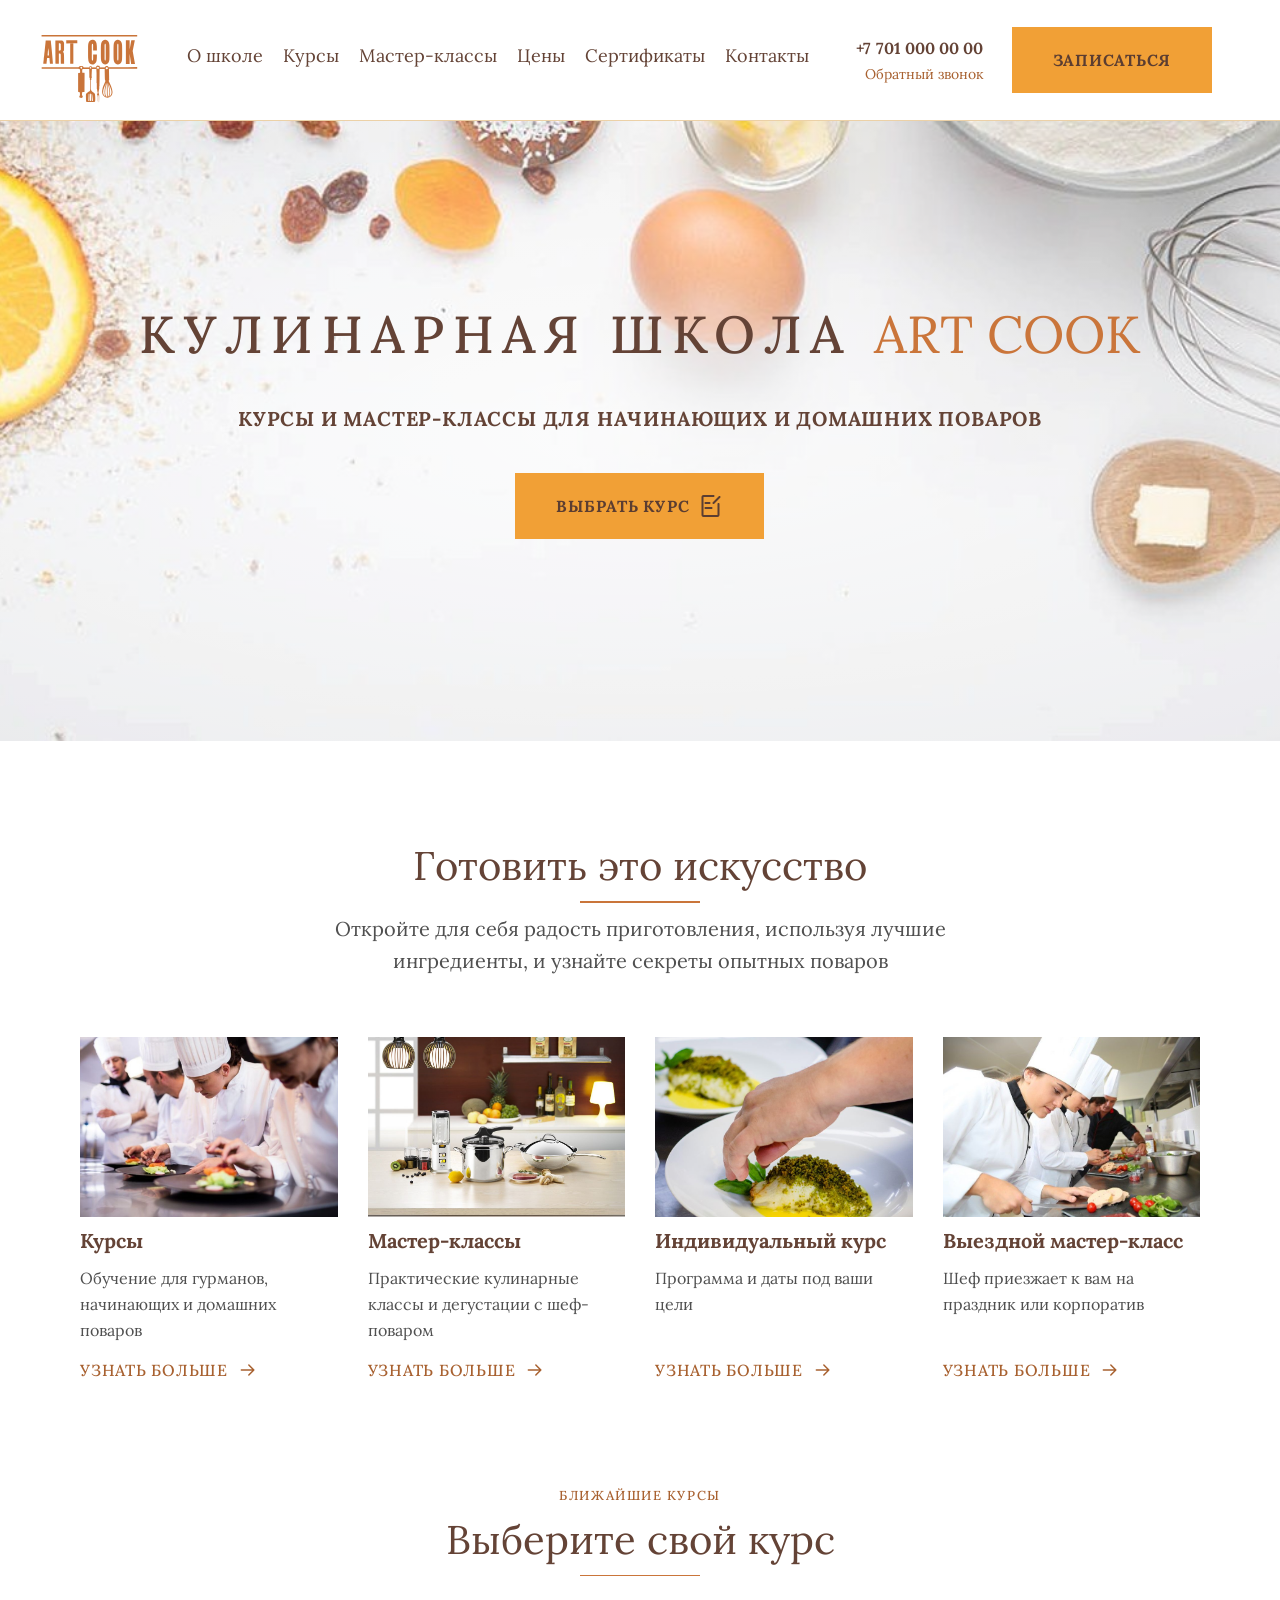
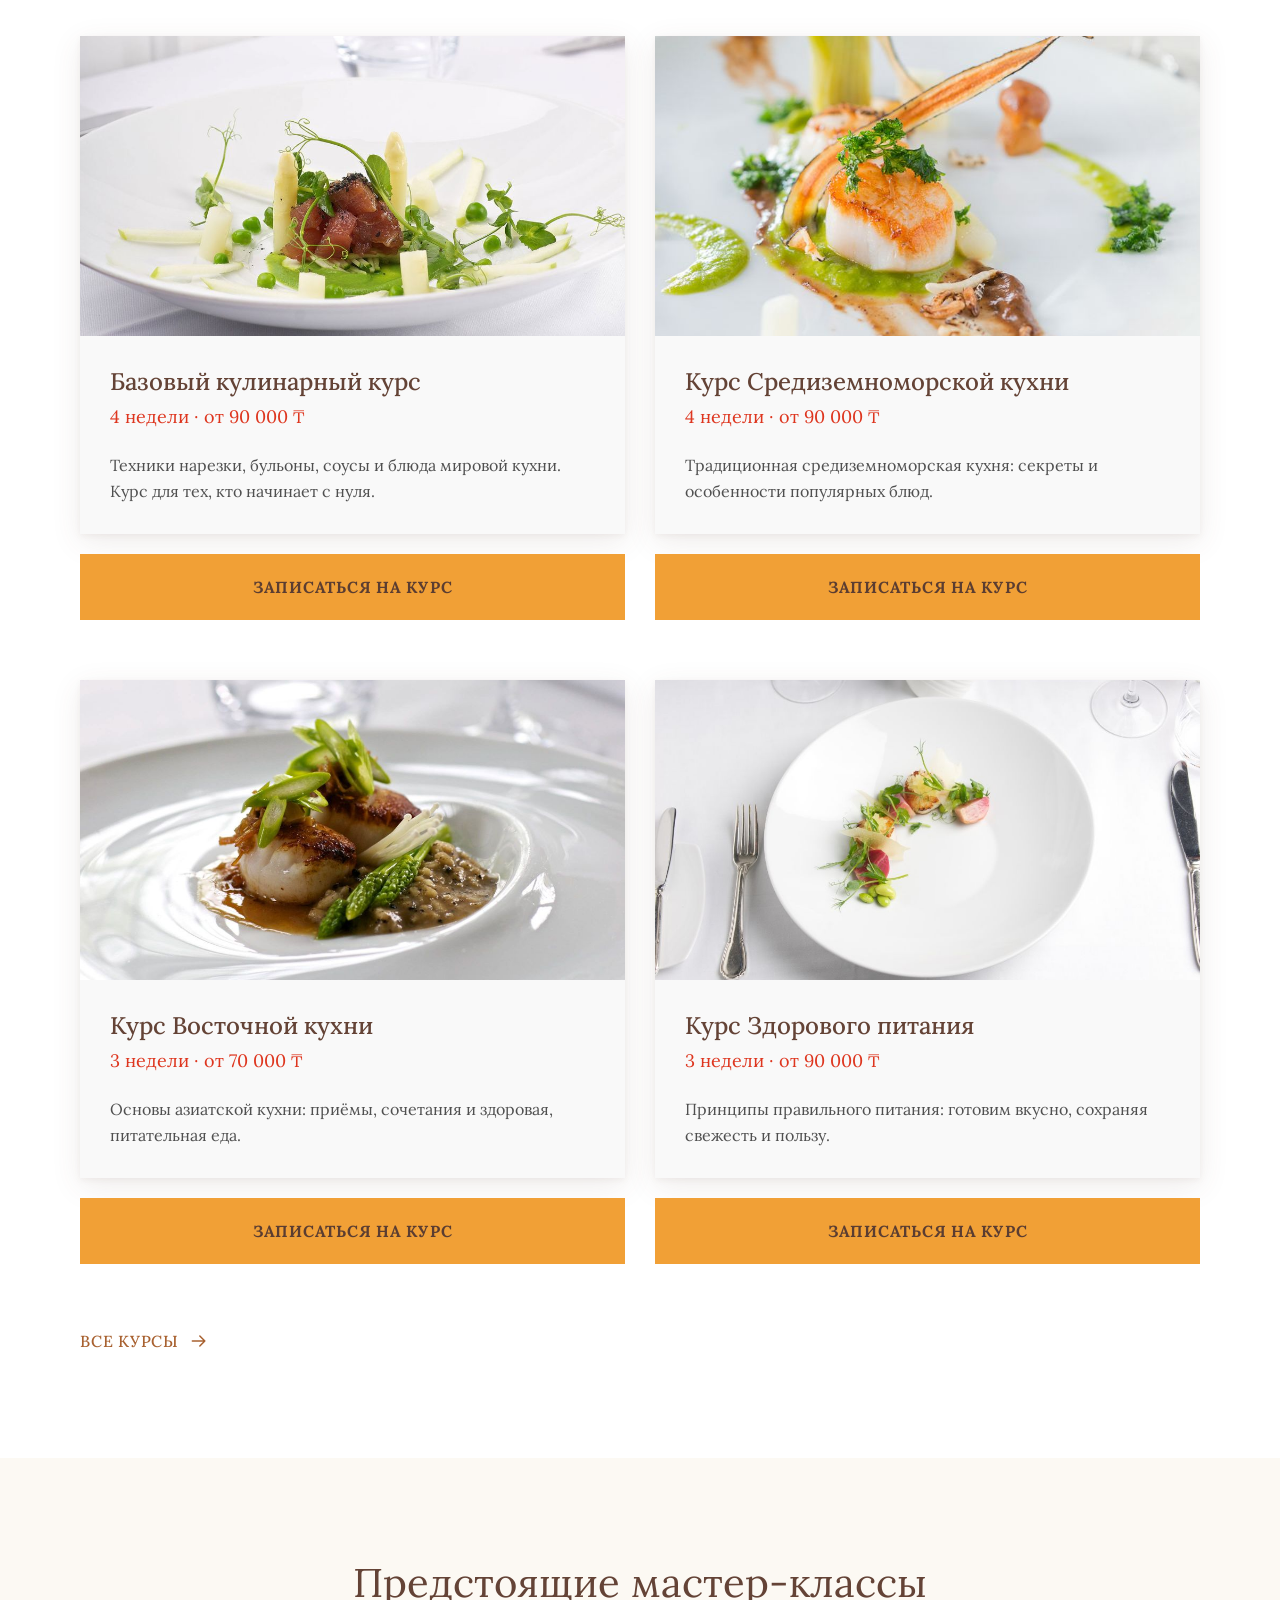
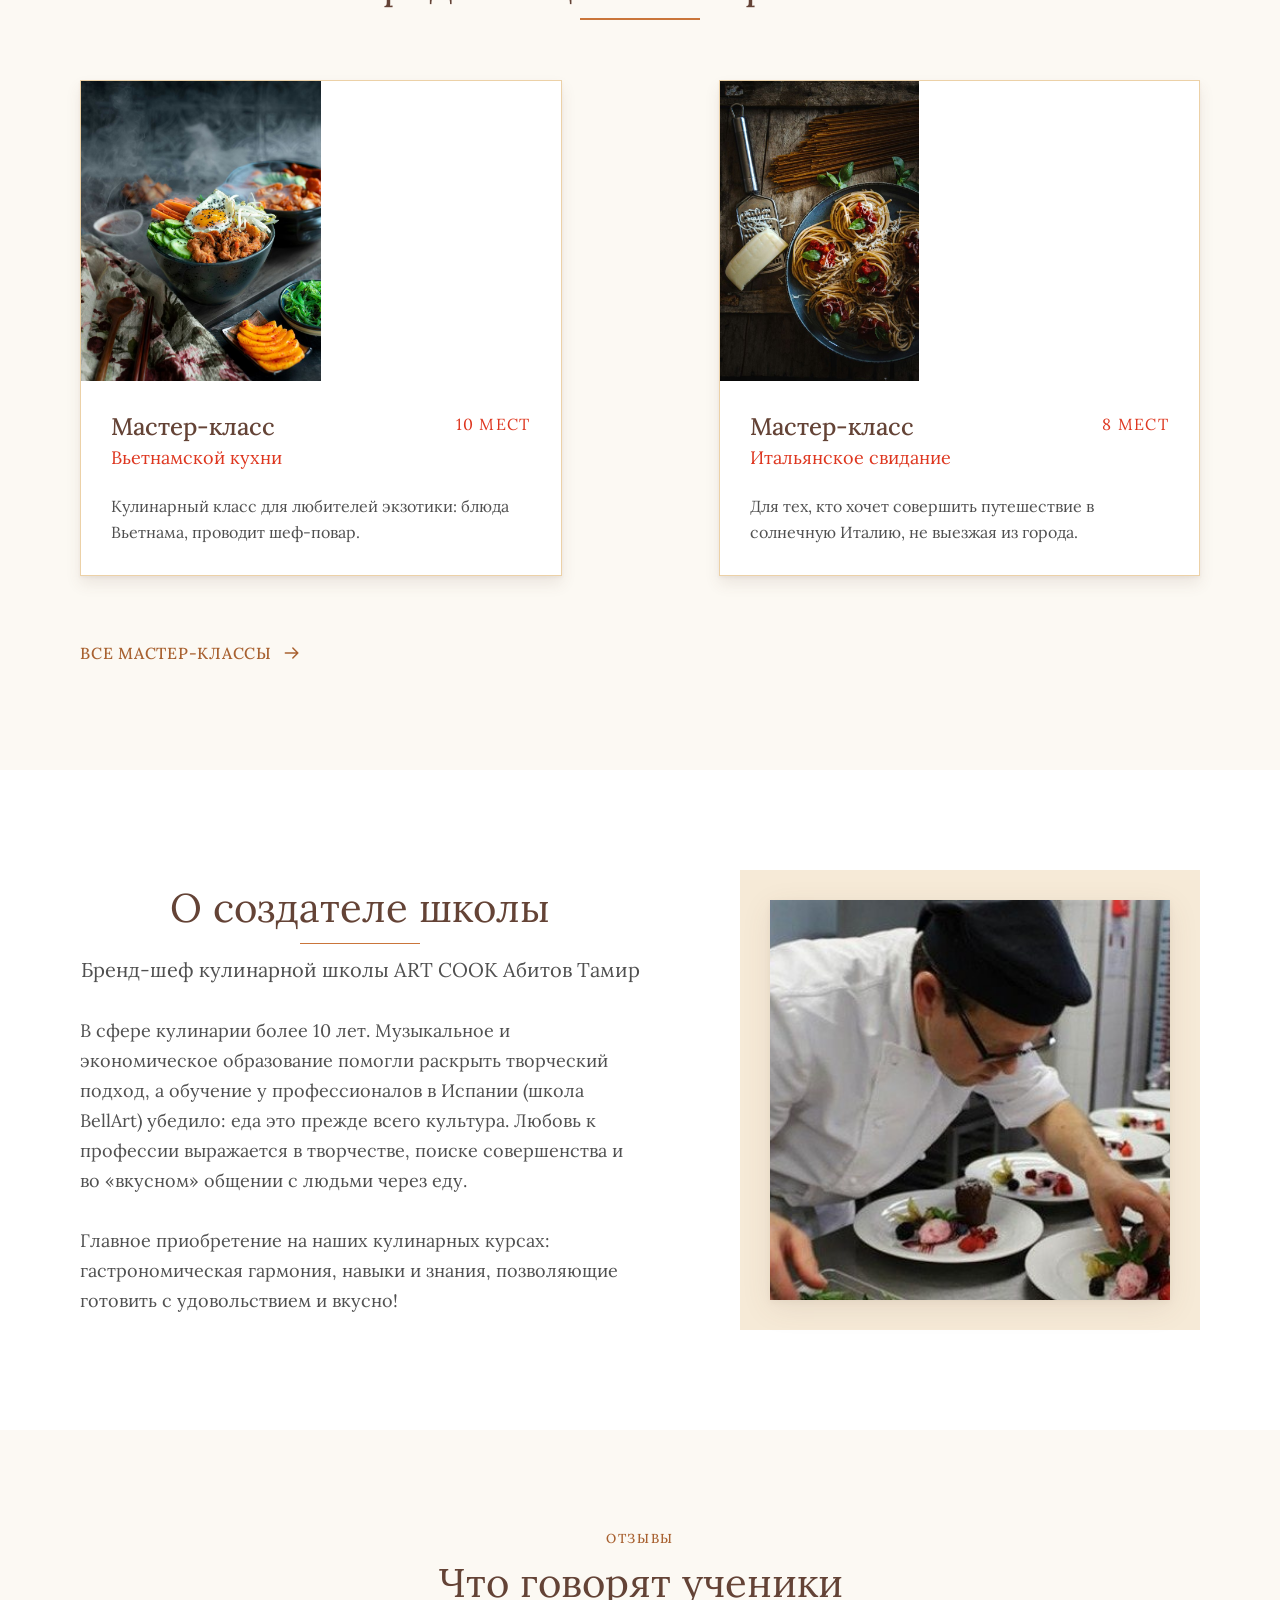
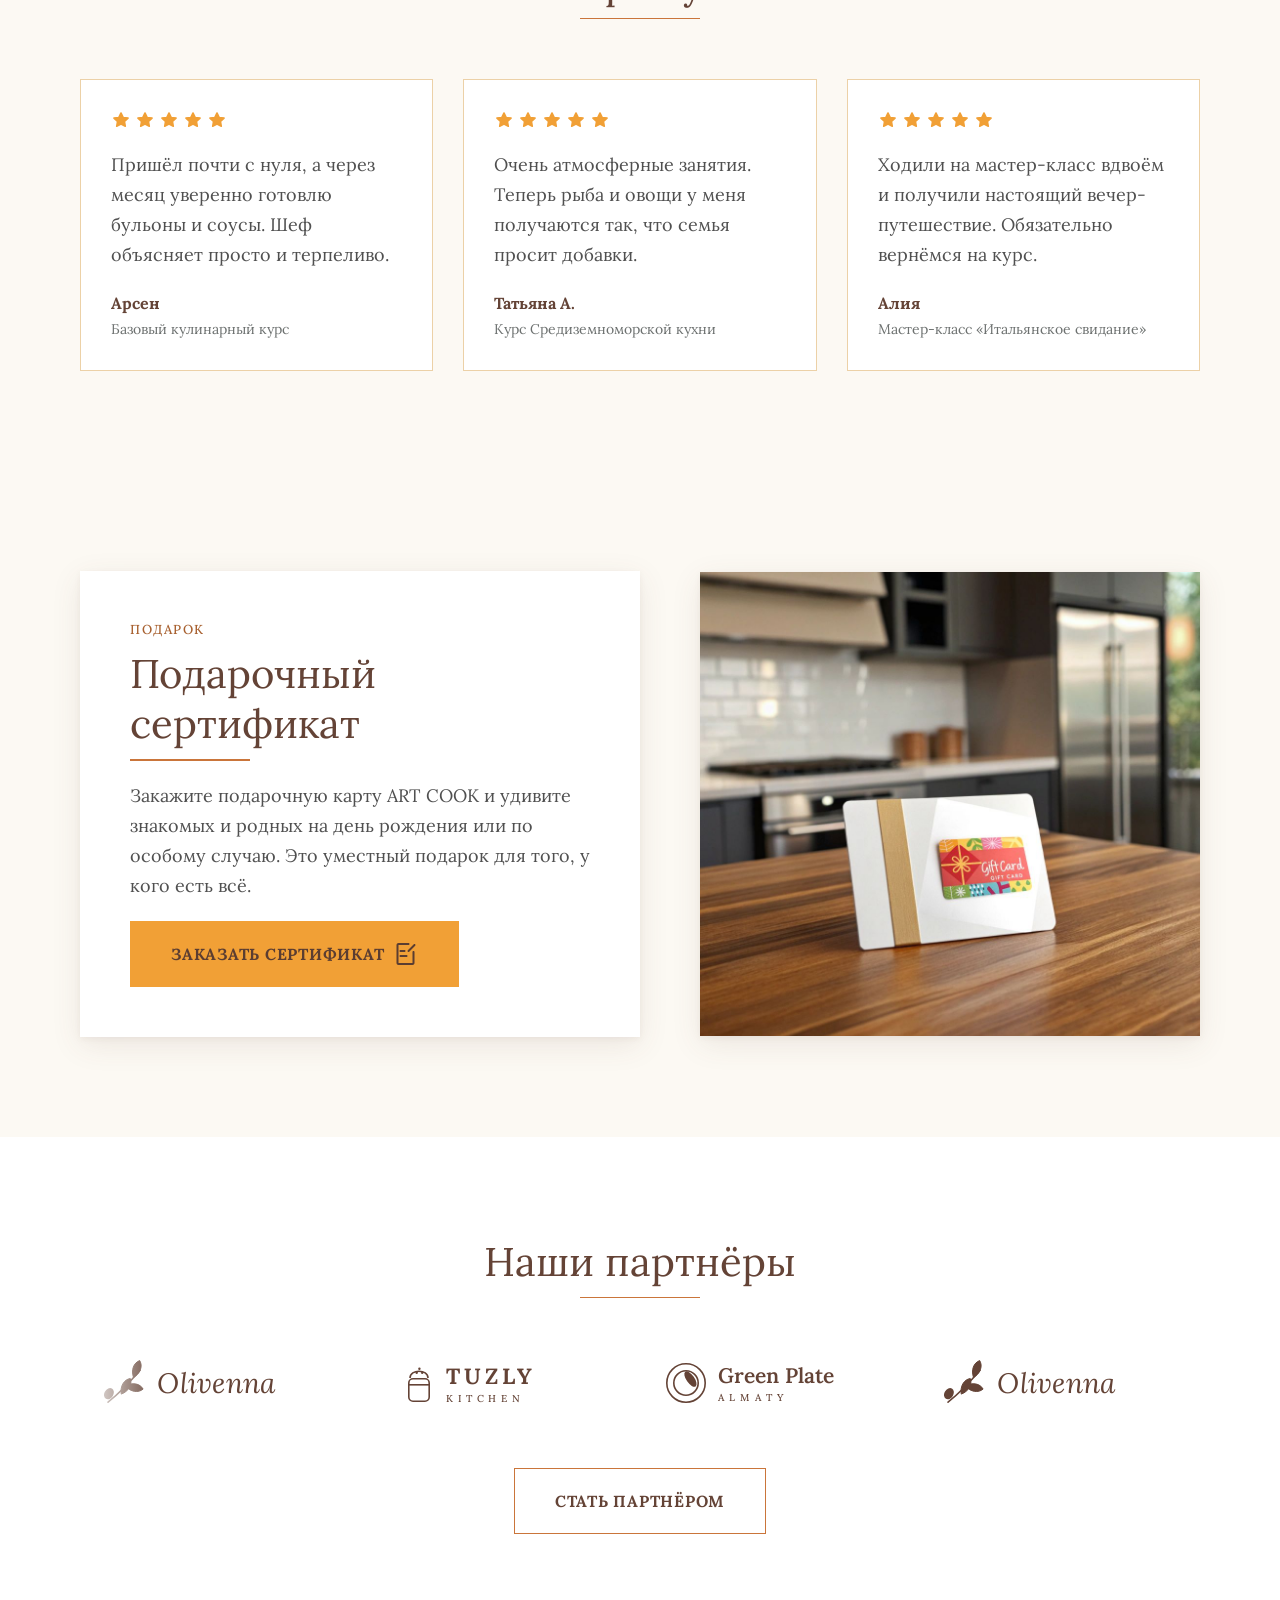
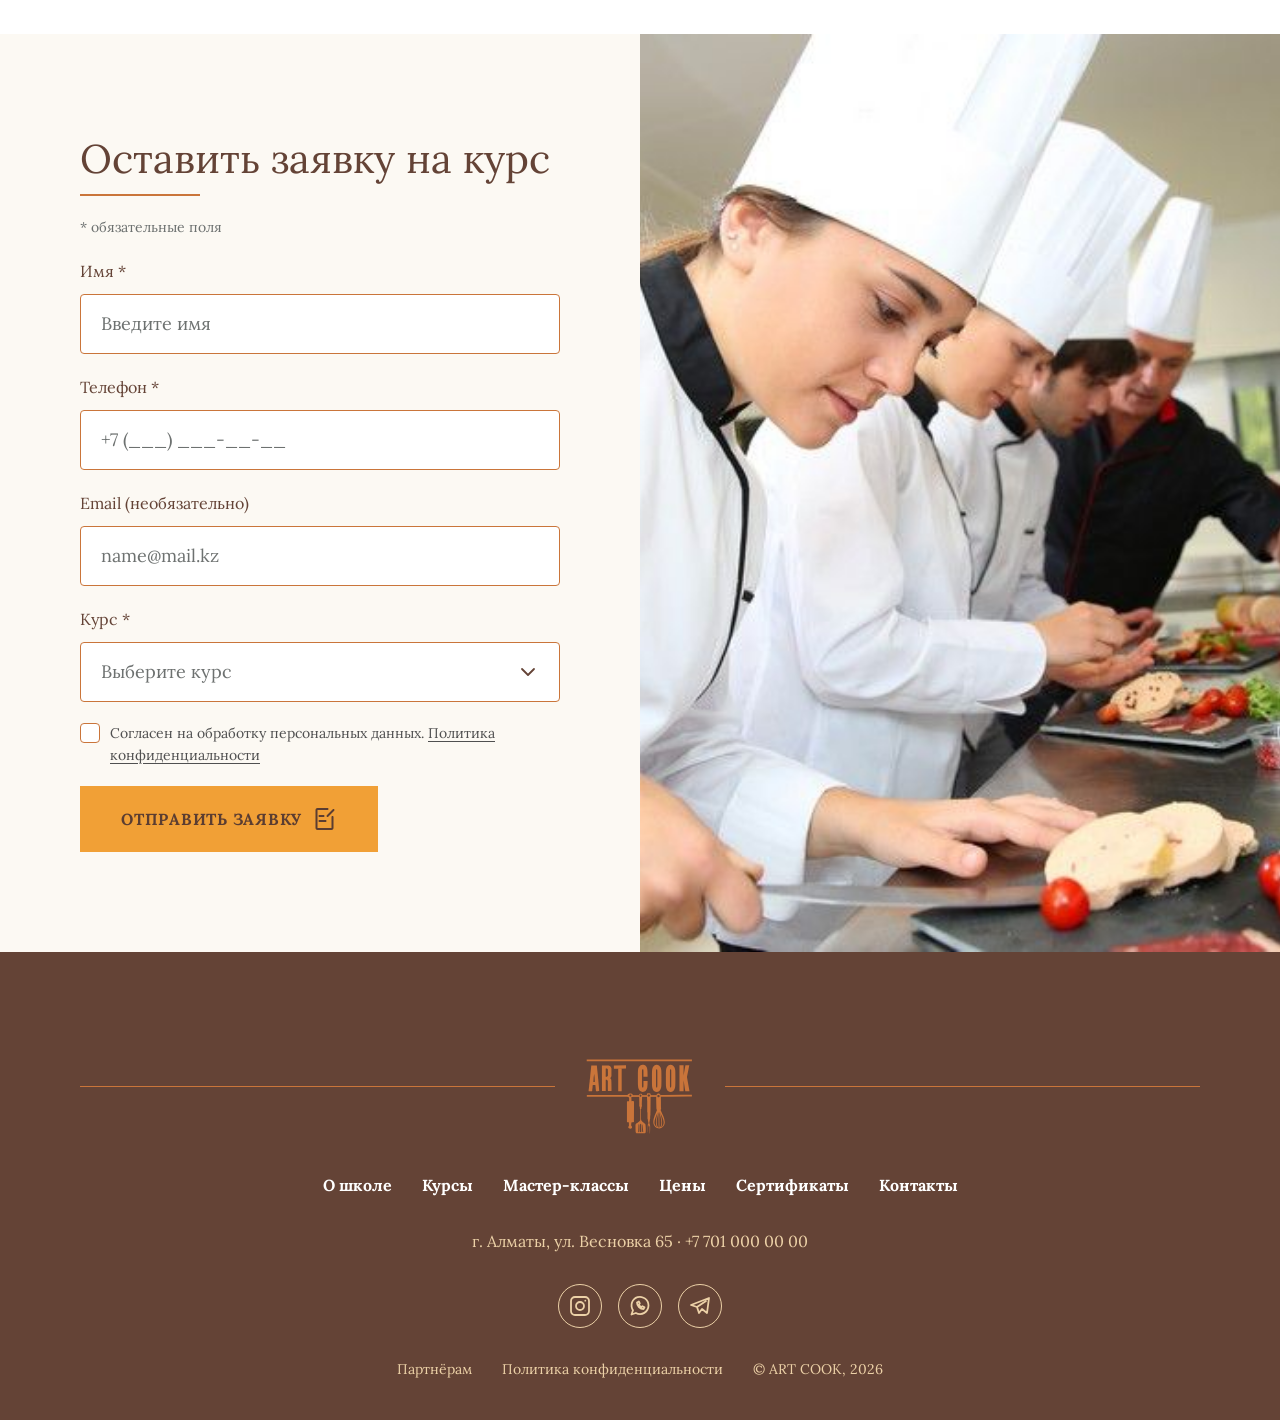
<file: index.html>
<!doctype html>
<html lang="ru">
<head>
<meta charset="utf-8">
<meta name="viewport" content="width=device-width, initial-scale=1">
<title>ART COOK: кулинарная школа в Алматы</title>
<meta name="description" content="Курсы и мастер-классы для начинающих и домашних поваров в Алматы. Базовый курс, средиземноморская, восточная кухня, здоровое питание, подарочные сертификаты.">

<meta property="og:type" content="website">
<meta property="og:title" content="ART COOK: кулинарная школа в Алматы">
<meta property="og:description" content="Курсы и мастер-классы для начинающих и домашних поваров в Алматы. Базовый курс, средиземноморская, восточная кухня, здоровое питание, подарочные сертификаты.">
<meta property="og:image" content="https://tanyaaisen07-uiux.github.io/art-cook/assets/img/hero.jpg">
<meta property="og:locale" content="ru_RU">
<meta name="theme-color" content="#644336">
<link rel="icon" href="assets/img/favicon-32.png" sizes="32x32" type="image/png">
<link rel="icon" href="assets/svg/favicon.svg" type="image/svg+xml">
<link rel="apple-touch-icon" href="assets/img/apple-touch-icon.png">
<link rel="preload" href="assets/fonts/lora-cyrillic-400-normal.woff2" as="font" type="font/woff2" crossorigin>
<link rel="stylesheet" href="assets/css/fonts.css">
<link rel="stylesheet" href="assets/css/tokens.css">
<link rel="stylesheet" href="assets/css/styles.css">
</head>
<body class="">
<a class="skip-link" href="#main">Перейти к содержанию</a>
<header class="header">
  <div class="header__bar">
    <a class="header__logo" href="index.html" aria-label="ART COOK, на главную"><img src="assets/svg/logo.svg" alt="ART COOK" width="100" height="100"></a>
    <nav class="nav" aria-label="Основное меню"><a href="about.html">О школе</a><a href="courses.html">Курсы</a><a href="master-classes.html">Мастер-классы</a><a href="prices.html">Цены</a><a href="gift.html">Сертификаты</a><a href="contacts.html">Контакты</a></nav>
    <div class="header__contact"><a class="header__phone" href="tel:+77010000000">+7 701 000 00 00</a><button type="button" class="header__callback" data-open="callback">Обратный звонок</button></div>
    <a class="btn btn--primary header__cta" href="booking.html" >Записаться</a>
    <span class="header__spacer"></span>
    <a class="header__icon-btn" href="tel:+77010000000" aria-label="Позвонить +7 701 000 00 00"><svg class="icon" aria-hidden="true"><use href="assets/svg/icons.svg#phone"></use></svg></a>
    <button type="button" class="header__icon-btn" aria-label="Открыть меню" aria-expanded="false" aria-controls="menu" data-menu-open><svg class="icon" aria-hidden="true"><use href="assets/svg/icons.svg#menu"></use></svg></button>
  </div>
</header>
<div class="menu" id="menu" role="dialog" aria-modal="true" aria-label="Меню">
  <div class="menu__bar"><a href="index.html" aria-label="На главную"><img src="assets/svg/logo.svg" alt="ART COOK" width="56" height="56"></a><span class="header__spacer"></span><button type="button" class="header__icon-btn" aria-label="Закрыть меню" data-menu-close style="display:inline-flex"><svg class="icon" aria-hidden="true"><use href="assets/svg/icons.svg#close"></use></svg></button></div>
  <nav class="menu__list" aria-label="Меню"><a href="about.html">О школе<svg class="icon" aria-hidden="true"><use href="assets/svg/icons.svg#chevron-right"></use></svg></a><a href="courses.html">Курсы<svg class="icon" aria-hidden="true"><use href="assets/svg/icons.svg#chevron-right"></use></svg></a><a href="master-classes.html">Мастер-классы<svg class="icon" aria-hidden="true"><use href="assets/svg/icons.svg#chevron-right"></use></svg></a><a href="prices.html">Цены<svg class="icon" aria-hidden="true"><use href="assets/svg/icons.svg#chevron-right"></use></svg></a><a href="gift.html">Сертификаты<svg class="icon" aria-hidden="true"><use href="assets/svg/icons.svg#chevron-right"></use></svg></a><a href="contacts.html">Контакты<svg class="icon" aria-hidden="true"><use href="assets/svg/icons.svg#chevron-right"></use></svg></a></nav>
  <div class="menu__actions">
    <a class="btn btn--primary btn--block" href="booking.html" >Записаться</a>
    <button type="button" class="btn btn--secondary btn--block" data-open="callback">Обратный звонок</button>
    <a class="menu__phone" href="tel:+77010000000">+7 701 000 00 00</a>
    <p class="menu__addr">г. Алматы, ул. Весновка 65</p>
  </div>
</div>
<main id="main">

<section class="hero" aria-labelledby="hero-title">
  <img src="assets/img/hero.jpg" alt="" class="hero__bg">
  <div class="hero__content">
    <h1 class="hero__title" id="hero-title"><span class="t1">КУЛИНАРНАЯ ШКОЛА </span><span class="t2">ART COOK</span></h1>
    <p class="hero__sub">Курсы и мастер-классы для начинающих и домашних поваров</p>
    <a class="btn btn--primary" href="courses.html" >Выбрать курс<svg class="icon" aria-hidden="true"><use href="assets/svg/icons.svg#edit"></use></svg></a>
  </div>
</section>

<section class="section">
  <div class="container stack-60">
    <div class="sh sh--center"><h2 class="h2">Готовить это искусство</h2><span class="sh__divider" aria-hidden="true"></span><p class="sh__subtitle">Откройте для себя радость приготовления, используя лучшие ингредиенты, и узнайте секреты опытных поваров</p></div>
    <div class="scroller"><div class="tiles scroller__track"><a class="tile" href="courses.html"><div class="tile__photo"><img src="assets/img/cat-courses.jpg" alt="" width="263" height="180" loading="lazy" decoding="async"></div><h3 class="tile__title">Курсы</h3><p class="tile__text">Обучение для гурманов, начинающих и домашних поваров</p><span class="link">Узнать больше<svg class="icon icon-20" aria-hidden="true"><use href="assets/svg/icons.svg#arrow-right"></use></svg></span></a><a class="tile" href="master-classes.html"><div class="tile__photo"><img src="assets/img/cat-masterclasses.jpg" alt="" width="263" height="180" loading="lazy" decoding="async"></div><h3 class="tile__title">Мастер-классы</h3><p class="tile__text">Практические кулинарные классы и дегустации с шеф-поваром</p><span class="link">Узнать больше<svg class="icon icon-20" aria-hidden="true"><use href="assets/svg/icons.svg#arrow-right"></use></svg></span></a><a class="tile" href="courses.html?filter=individual"><div class="tile__photo"><img src="assets/img/photo-mediterranean.jpg" alt="" width="263" height="180" loading="lazy" decoding="async"></div><h3 class="tile__title">Индивидуальный курс</h3><p class="tile__text">Программа и даты под ваши цели</p><span class="link">Узнать больше<svg class="icon icon-20" aria-hidden="true"><use href="assets/svg/icons.svg#arrow-right"></use></svg></span></a><a class="tile" href="master-classes.html#onsite"><div class="tile__photo"><img src="assets/img/photo-onsite.jpg" alt="" width="263" height="180" loading="lazy" decoding="async"></div><h3 class="tile__title">Выездной мастер-класс</h3><p class="tile__text">Шеф приезжает к вам на праздник или корпоратив</p><span class="link">Узнать больше<svg class="icon icon-20" aria-hidden="true"><use href="assets/svg/icons.svg#arrow-right"></use></svg></span></a></div><button type="button" class="scroll-hint" aria-label="Листать дальше" data-scroll-next><svg class="icon" aria-hidden="true"><use href="assets/svg/icons.svg#chevron-right"></use></svg></button></div>
  </div>
</section>

<section class="section section--flush-top">
  <div class="container stack-60" style="align-items:center">
    <div class="sh sh--center"><p class="overline">Ближайшие курсы</p><h2 class="h2">Выберите свой курс</h2><span class="sh__divider" aria-hidden="true"></span></div>
    <div class="scroller w-100"><div class="cards-2 scroller__track"><div class="course-item">
  <a class="course-card" href="course-basic.html">
    <div class="course-card__photo"><img src="assets/img/card-basic.jpg" alt="Базовый кулинарный курс" width="540" height="300" loading="lazy" decoding="async"></div>
    <div class="course-card__body">
      <div class="course-card__titles"><h3 class="h4">Базовый кулинарный курс</h3><p class="body course-card__meta">4 недели · от 90 000 ₸</p></div>
      <p class="body-s">Техники нарезки, бульоны, соусы и блюда мировой кухни. Курс для тех, кто начинает с нуля.</p>
    </div>
  </a>
  <a class="btn btn--primary btn--block" href="booking.html?course=basic" >Записаться на курс</a>
</div><div class="course-item">
  <a class="course-card" href="course-mediterranean.html">
    <div class="course-card__photo"><img src="assets/img/card-mediterranean.jpg" alt="Курс Средиземноморской кухни" width="540" height="300" loading="lazy" decoding="async"></div>
    <div class="course-card__body">
      <div class="course-card__titles"><h3 class="h4">Курс Средиземноморской кухни</h3><p class="body course-card__meta">4 недели · от 90 000 ₸</p></div>
      <p class="body-s">Традиционная средиземноморская кухня: секреты и особенности популярных блюд.</p>
    </div>
  </a>
  <a class="btn btn--primary btn--block" href="booking.html?course=mediterranean" >Записаться на курс</a>
</div><div class="course-item">
  <a class="course-card" href="course-eastern.html">
    <div class="course-card__photo"><img src="assets/img/card-eastern.jpg" alt="Курс Восточной кухни" width="540" height="300" loading="lazy" decoding="async"></div>
    <div class="course-card__body">
      <div class="course-card__titles"><h3 class="h4">Курс Восточной кухни</h3><p class="body course-card__meta">3 недели · от 70 000 ₸</p></div>
      <p class="body-s">Основы азиатской кухни: приёмы, сочетания и здоровая, питательная еда.</p>
    </div>
  </a>
  <a class="btn btn--primary btn--block" href="booking.html?course=eastern" >Записаться на курс</a>
</div><div class="course-item">
  <a class="course-card" href="course-healthy.html">
    <div class="course-card__photo"><img src="assets/img/card-healthy.jpg" alt="Курс Здорового питания" width="540" height="300" loading="lazy" decoding="async"></div>
    <div class="course-card__body">
      <div class="course-card__titles"><h3 class="h4">Курс Здорового питания</h3><p class="body course-card__meta">3 недели · от 90 000 ₸</p></div>
      <p class="body-s">Принципы правильного питания: готовим вкусно, сохраняя свежесть и пользу.</p>
    </div>
  </a>
  <a class="btn btn--primary btn--block" href="booking.html?course=healthy" >Записаться на курс</a>
</div></div><button type="button" class="scroll-hint" aria-label="Листать дальше" data-scroll-next><svg class="icon" aria-hidden="true"><use href="assets/svg/icons.svg#chevron-right"></use></svg></button></div>
    <a class="link" href="courses.html" >Все курсы<svg class="icon icon-20" aria-hidden="true"><use href="assets/svg/icons.svg#arrow-right"></use></svg></a>
  </div>
</section>

<section class="section section--cream">
  <div class="container stack-60" style="align-items:center">
    <div class="sh sh--center"><h2 class="h2">Предстоящие мастер-классы</h2><span class="sh__divider" aria-hidden="true"></span></div>
    <div class="mc-cards mc-cards--home w-100"><button type="button" class="mc-card" data-open="callback" data-topic="Мастер-класс Вьетнамской кухни">
  <div class="mc-card__photo"><img src="assets/img/mc-vietnam.jpg" alt="Мастер-класс Вьетнамской кухни" width="548" height="300" loading="lazy" decoding="async"></div>
  <div class="mc-card__body">
    <div class="mc-card__row"><div class="mc-card__titles"><p class="h4">Мастер-класс</p><p class="body text-highlight">Вьетнамской кухни</p></div><p class="mc-card__seats">10 мест</p></div>
    <p class="body-s">Кулинарный класс для любителей экзотики: блюда Вьетнама, проводит шеф-повар.</p>
  </div>
</button><button type="button" class="mc-card" data-open="callback" data-topic="Мастер-класс Итальянское свидание">
  <div class="mc-card__photo"><img src="assets/img/mc-italian.jpg" alt="Мастер-класс Итальянское свидание" width="548" height="300" loading="lazy" decoding="async"></div>
  <div class="mc-card__body">
    <div class="mc-card__row"><div class="mc-card__titles"><p class="h4">Мастер-класс</p><p class="body text-highlight">Итальянское свидание</p></div><p class="mc-card__seats">8 мест</p></div>
    <p class="body-s">Для тех, кто хочет совершить путешествие в солнечную Италию, не выезжая из города.</p>
  </div>
</button></div>
    <a class="link" href="master-classes.html" >Все мастер-классы<svg class="icon icon-20" aria-hidden="true"><use href="assets/svg/icons.svg#arrow-right"></use></svg></a>
  </div>
</section>

<section class="section">
  <div class="container founder">
    <div class="founder__text">
      <div class="sh sh--center"><h2 class="h2">О создателе школы</h2><span class="sh__divider" aria-hidden="true"></span><p class="sh__subtitle">Бренд-шеф кулинарной школы ART COOK Абитов Тамир</p></div>
      <div class="body">
        <p>В сфере кулинарии более 10 лет. Музыкальное и экономическое образование помогли раскрыть творческий подход, а обучение у профессионалов в Испании (школа BellArt) убедило: еда это прежде всего культура. Любовь к профессии выражается в творчестве, поиске совершенства и во «вкусном» общении с людьми через еду.</p>
        <p style="margin-top:30px">Главное приобретение на наших кулинарных курсах: гастрономическая гармония, навыки и знания, позволяющие готовить с удовольствием и вкусно!</p>
      </div>
    </div>
    <div class="photo-frame"><img src="assets/img/chef.jpg" alt="Абитов Тамир, бренд-шеф ART COOK" width="400" height="400" loading="lazy" decoding="async"></div>
  </div>
</section>

<section class="section section--cream">
  <div class="container stack-60">
    <div class="sh sh--center"><p class="overline">Отзывы</p><h2 class="h2">Что говорят ученики</h2><span class="sh__divider" aria-hidden="true"></span></div>
    <div class="cards-3"><figure class="review"><div class="stars" role="img" aria-label="Оценка 5 из 5"><svg class="icon" aria-hidden="true"><use href="assets/svg/icons.svg#star-fill"></use></svg><svg class="icon" aria-hidden="true"><use href="assets/svg/icons.svg#star-fill"></use></svg><svg class="icon" aria-hidden="true"><use href="assets/svg/icons.svg#star-fill"></use></svg><svg class="icon" aria-hidden="true"><use href="assets/svg/icons.svg#star-fill"></use></svg><svg class="icon" aria-hidden="true"><use href="assets/svg/icons.svg#star-fill"></use></svg></div><blockquote class="body">Пришёл почти с нуля, а через месяц уверенно готовлю бульоны и соусы. Шеф объясняет просто и терпеливо.</blockquote><figcaption class="review__author"><span class="review__name">Арсен</span><span class="caption text-muted">Базовый кулинарный курс</span></figcaption></figure><figure class="review"><div class="stars" role="img" aria-label="Оценка 5 из 5"><svg class="icon" aria-hidden="true"><use href="assets/svg/icons.svg#star-fill"></use></svg><svg class="icon" aria-hidden="true"><use href="assets/svg/icons.svg#star-fill"></use></svg><svg class="icon" aria-hidden="true"><use href="assets/svg/icons.svg#star-fill"></use></svg><svg class="icon" aria-hidden="true"><use href="assets/svg/icons.svg#star-fill"></use></svg><svg class="icon" aria-hidden="true"><use href="assets/svg/icons.svg#star-fill"></use></svg></div><blockquote class="body">Очень атмосферные занятия. Теперь рыба и овощи у меня получаются так, что семья просит добавки.</blockquote><figcaption class="review__author"><span class="review__name">Татьяна А.</span><span class="caption text-muted">Курс Средиземноморской кухни</span></figcaption></figure><figure class="review"><div class="stars" role="img" aria-label="Оценка 5 из 5"><svg class="icon" aria-hidden="true"><use href="assets/svg/icons.svg#star-fill"></use></svg><svg class="icon" aria-hidden="true"><use href="assets/svg/icons.svg#star-fill"></use></svg><svg class="icon" aria-hidden="true"><use href="assets/svg/icons.svg#star-fill"></use></svg><svg class="icon" aria-hidden="true"><use href="assets/svg/icons.svg#star-fill"></use></svg><svg class="icon" aria-hidden="true"><use href="assets/svg/icons.svg#star-fill"></use></svg></div><blockquote class="body">Ходили на мастер-класс вдвоём и получили настоящий вечер-путешествие. Обязательно вернёмся на курс.</blockquote><figcaption class="review__author"><span class="review__name">Алия</span><span class="caption text-muted">Мастер-класс «Итальянское свидание»</span></figcaption></figure></div>
  </div>
</section>

<section class="section section--cream">
  <div class="container gift-split">
    <div class="gift-card">
      <div class="sh"><p class="overline">Подарок</p><h2 class="h2">Подарочный сертификат</h2><span class="sh__divider" aria-hidden="true"></span></div>
      <p class="body">Закажите подарочную карту ART COOK и удивите знакомых и родных на день рождения или по особому случаю. Это уместный подарок для того, у кого есть всё.</p>
      <a class="btn btn--primary" href="gift.html" >Заказать сертификат<svg class="icon" aria-hidden="true"><use href="assets/svg/icons.svg#edit"></use></svg></a>
    </div>
    <div class="gift-split__photo"><img src="assets/img/gift-box.jpg" alt="Подарочная карта ART COOK" width="520" height="464" loading="lazy" decoding="async"></div>
  </div>
</section>

<section class="section">
  <div class="container stack" style="align-items:center;gap:40px">
    <div class="sh sh--center"><h2 class="h2">Наши партнёры</h2><span class="sh__divider" aria-hidden="true"></span></div>
    <div class="marquee" aria-label="Партнёры: Olivenna, Tuzly Kitchen, Green Plate Almaty"><div class="marquee__track" aria-hidden="true"><div class="partner"><img src="assets/svg/partner-olivenna.svg" alt="" width="41" height="47"><span class="partner__olivenna">Olivenna</span></div>
<div class="partner"><img src="assets/svg/partner-tuzly-kitchen.svg" alt="" width="30" height="40"><span class="partner__wm"><b>TUZLY</b><small>KITCHEN</small></span></div>
<div class="partner"><img src="assets/svg/partner-green-plate-almaty.svg" alt="" width="40" height="40"><span class="partner__wm partner__wm--gp"><b>Green Plate</b><small>ALMATY</small></span></div><div class="partner"><img src="assets/svg/partner-olivenna.svg" alt="" width="41" height="47"><span class="partner__olivenna">Olivenna</span></div>
<div class="partner"><img src="assets/svg/partner-tuzly-kitchen.svg" alt="" width="30" height="40"><span class="partner__wm"><b>TUZLY</b><small>KITCHEN</small></span></div>
<div class="partner"><img src="assets/svg/partner-green-plate-almaty.svg" alt="" width="40" height="40"><span class="partner__wm partner__wm--gp"><b>Green Plate</b><small>ALMATY</small></span></div></div></div>
    <a class="btn btn--secondary btn--m-block" href="contacts.html#partners" >Стать партнёром</a>
  </div>
</section>

<section class="lead" aria-labelledby="lead-title">
  <div class="lead__form">
    <div class="sh"><h2 class="h2"><span id="lead-title">Оставить заявку на курс</span></h2><span class="sh__divider" aria-hidden="true"></span></div>
    <form class="form js-form" data-kind="lead" novalidate>
      <p class="caption text-muted">* обязательные поля</p>
      <div class="field" data-field="name">
  <label class="field__label" for="f-name-lead">Имя *</label>
  <div class="field__control"><input id="f-name-lead" name="name" type="text" placeholder="Введите имя" required autocomplete="name"></div>
  <p class="field__helper">Укажите имя</p>
</div>
      <div class="field" data-field="phone">
  <label class="field__label" for="f-phone-lead">Телефон *</label>
  <div class="field__control"><input id="f-phone-lead" name="phone" type="tel" placeholder="+7 (___) ___-__-__" required inputmode="tel" autocomplete="tel"></div>
  <p class="field__helper">Введите номер полностью: +7 (XXX) XXX-XX-XX</p>
</div>
      <div class="field" data-field="email">
  <label class="field__label" for="f-email-lead">Email (необязательно)</label>
  <div class="field__control"><input id="f-email-lead" name="email" type="email" placeholder="name@mail.kz" autocomplete="email"></div>
  <p class="field__helper">Проверьте адрес почты</p>
</div>
      <div class="field" data-field="course">
  <label class="field__label" for="f-course-lead">Курс *</label>
  <div class="field__control"><select id="f-course-lead" name="course" required><option value="" disabled selected>Выберите курс</option><option value="basic">Базовый кулинарный курс</option><option value="mediterranean">Курс Средиземноморской кухни</option><option value="eastern">Курс Восточной кухни</option><option value="healthy">Курс Здорового питания</option><option value="italian">Курс Итальянской кухни</option><option value="pastry">Кондитерский курс</option><option value="pro">Курс для профессионалов</option><option value="individual">Индивидуальный курс</option><option value="masterclass">Мастер-класс</option><option value="onsite">Выездной мастер-класс</option></select><svg class="icon field__chevron" aria-hidden="true"><use href="assets/svg/icons.svg#chevron-down"></use></svg></div>
  <p class="field__helper">Выберите курс</p>
</div>
      <label class="check" data-field="consent"><input type="checkbox" name="consent" required id="f-consent-lead"><span>Согласен на обработку персональных данных. <a href="privacy.html">Политика конфиденциальности</a></span></label><p class="form-error">Подтвердите согласие на обработку данных</p>
      <div><button type="submit" class="btn btn--primary btn--m-block">Отправить заявку<svg class="icon" aria-hidden="true"><use href="assets/svg/icons.svg#edit"></use></svg></button></div>
      <p class="body js-form-success" hidden role="status">Спасибо! Заявка принята, менеджер свяжется с вами в рабочее время.</p>
    </form>
  </div>
  <div class="lead__photo"><img src="assets/img/photo-onsite.jpg" alt="Ученики готовят на кухне ART COOK" loading="lazy" decoding="async"></div>
</section>

</main>
<footer class="footer">
  <div class="container footer__inner">
    <div class="footer__logo-row"><a href="index.html" aria-label="ART COOK, на главную"><img src="assets/svg/logo-footer.svg" alt="ART COOK" width="110" height="110" loading="lazy"></a></div>
    <nav class="footer__nav" aria-label="Меню в подвале"><a href="about.html">О школе</a><a href="courses.html">Курсы</a><a href="master-classes.html">Мастер-классы</a><a href="prices.html">Цены</a><a href="gift.html">Сертификаты</a><a href="contacts.html">Контакты</a></nav>
    <p class="footer__addr">г. Алматы, ул. Весновка 65 · <a href="tel:+77010000000">+7 701 000 00 00</a></p>
    <div class="socials">
      <a class="social" href="https://www.instagram.com/" target="_blank" rel="noopener" aria-label="Instagram"><svg class="icon" aria-hidden="true"><use href="assets/svg/icons.svg#instagram"></use></svg></a>
      <a class="social" href="https://wa.me/77010000000" target="_blank" rel="noopener" aria-label="WhatsApp"><svg class="icon" aria-hidden="true"><use href="assets/svg/icons.svg#whatsapp"></use></svg></a>
      <a class="social" href="https://t.me/" target="_blank" rel="noopener" aria-label="Telegram"><svg class="icon" aria-hidden="true"><use href="assets/svg/icons.svg#telegram"></use></svg></a>
    </div>
    <div class="footer__bottom"><a href="contacts.html#partners">Партнёрам</a><a href="privacy.html">Политика конфиденциальности</a><span>© ART COOK, <span data-year>2026</span></span></div>
  </div>
</footer>
<div class="modal" id="callback" aria-hidden="true">
  <div class="modal__scrim" data-close></div>
  <div class="modal__dialog" role="dialog" aria-modal="true" aria-labelledby="cb-title">
    <div data-state="form" class="stack gap-20">
      <div class="modal__top"><h2 class="h4" id="cb-title">Обратный звонок</h2><button type="button" class="modal__close" aria-label="Закрыть" data-close><svg class="icon" aria-hidden="true"><use href="assets/svg/icons.svg#close"></use></svg></button></div>
      <p class="body">Оставьте телефон, и мы перезвоним в рабочее время</p>
      <form class="form js-form" data-kind="callback" novalidate>
        <input type="hidden" name="topic" value="Обратный звонок">
        <p class="caption text-muted">* обязательные поля</p>
        <div class="field" data-field="name">
  <label class="field__label" for="f-name-cb">Имя *</label>
  <div class="field__control"><input id="f-name-cb" name="name" type="text" placeholder="Введите имя" required autocomplete="name"></div>
  <p class="field__helper">Укажите имя</p>
</div>
        <div class="field" data-field="phone">
  <label class="field__label" for="f-phone-cb">Телефон *</label>
  <div class="field__control"><input id="f-phone-cb" name="phone" type="tel" placeholder="+7 (___) ___-__-__" required inputmode="tel" autocomplete="tel"></div>
  <p class="field__helper">Введите номер полностью: +7 (XXX) XXX-XX-XX</p>
</div>
        <div class="field" data-field="time">
  <label class="field__label" for="f-time-cb">Удобное время</label>
  <div class="field__control"><select id="f-time-cb" name="time"><option value="Любое" selected>Любое</option><option value="10:00–13:00">Утром, 10:00–13:00</option><option value="13:00–17:00">Днём, 13:00–17:00</option><option value="17:00–20:00">Вечером, 17:00–20:00</option></select><svg class="icon field__chevron" aria-hidden="true"><use href="assets/svg/icons.svg#chevron-down"></use></svg></div>
  <p class="field__helper"></p>
</div>
        <label class="check" data-field="consent"><input type="checkbox" name="consent" required id="f-consent-cb"><span>Согласен на обработку персональных данных. <a href="privacy.html">Политика конфиденциальности</a></span></label><p class="form-error">Подтвердите согласие на обработку данных</p>
        <button type="submit" class="btn btn--primary btn--block">Перезвоните мне<svg class="icon" aria-hidden="true"><use href="assets/svg/icons.svg#phone"></use></svg></button>
      </form>
    </div>
    <div data-state="success" class="stack gap-20">
      <div class="modal__top"><h2 class="h4">Спасибо!</h2><button type="button" class="modal__close" aria-label="Закрыть" data-close><svg class="icon" aria-hidden="true"><use href="assets/svg/icons.svg#close"></use></svg></button></div>
      <p class="body">Мы перезвоним вам в рабочее время.</p>
      <button type="button" class="btn btn--secondary btn--block" data-close>Закрыть</button>
    </div>
  </div>
</div>
<script src="assets/js/main.js" defer></script>
</body>
</html>
</file>
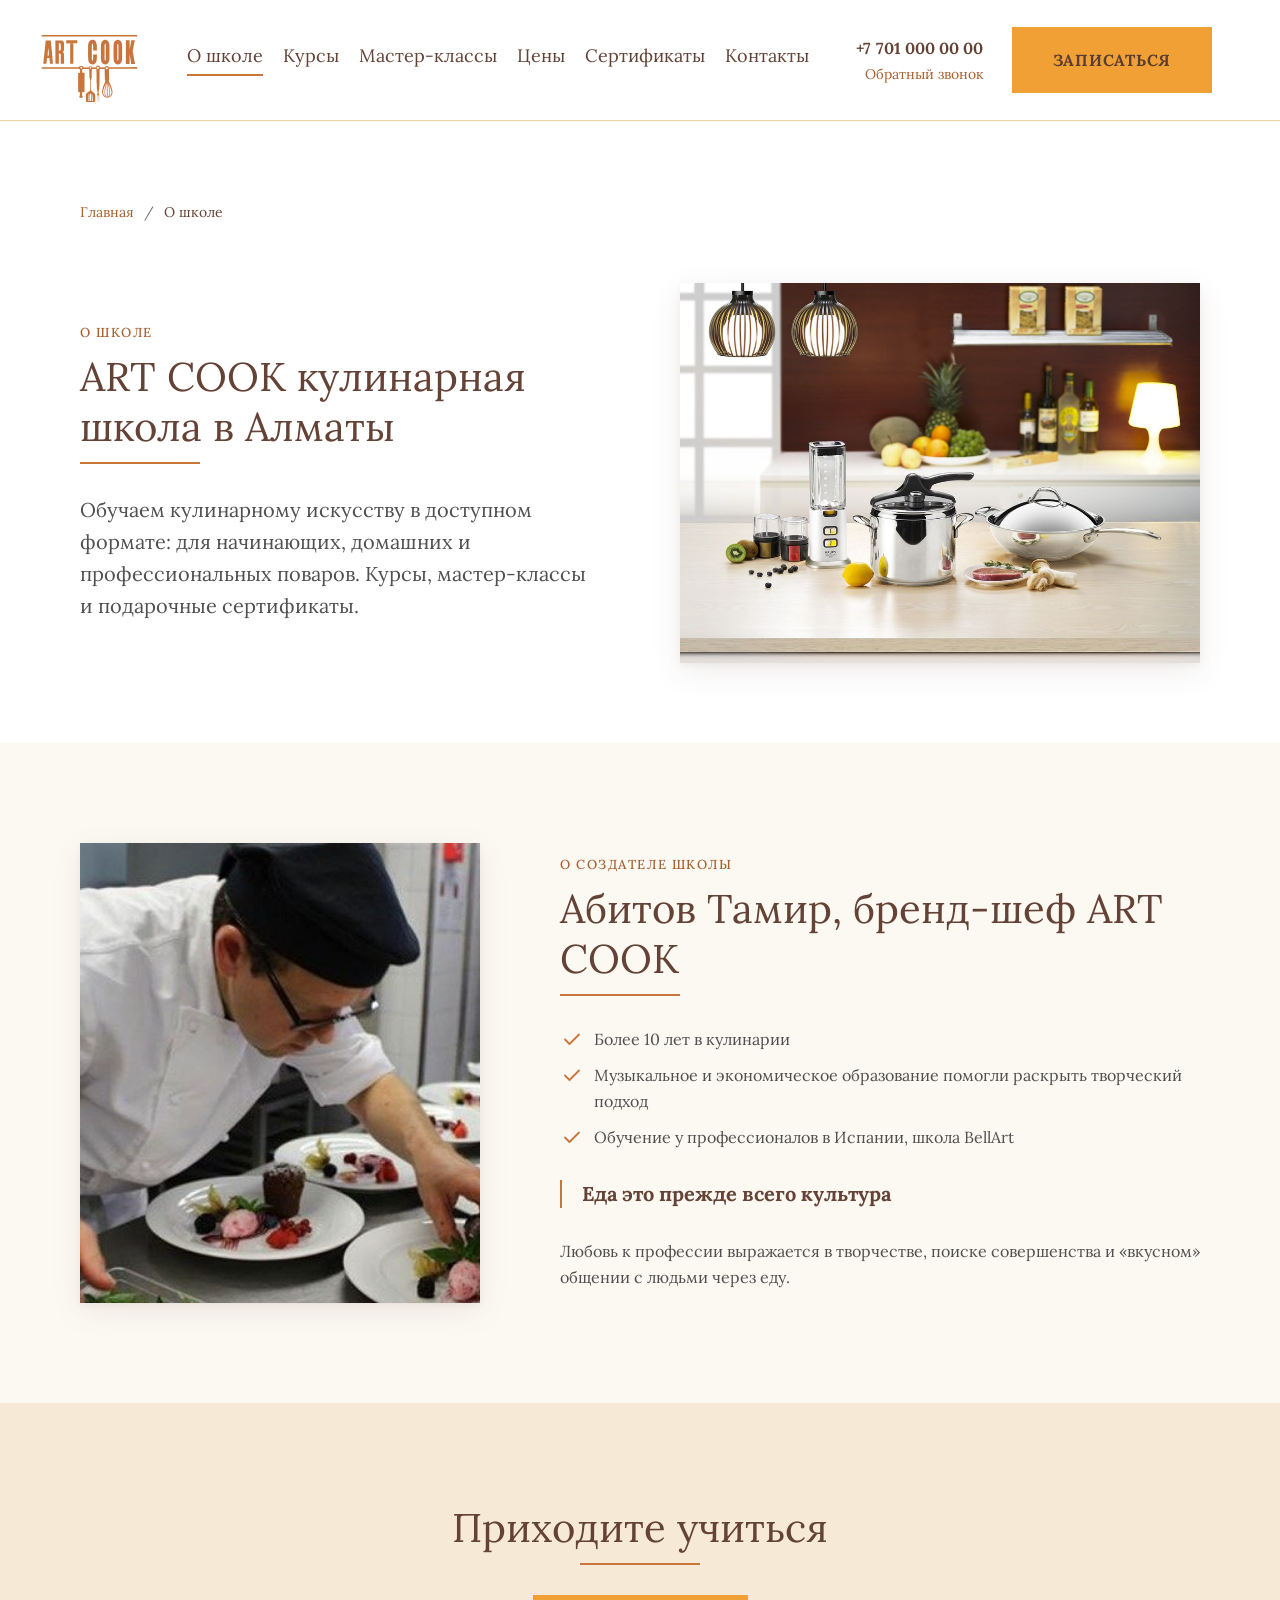
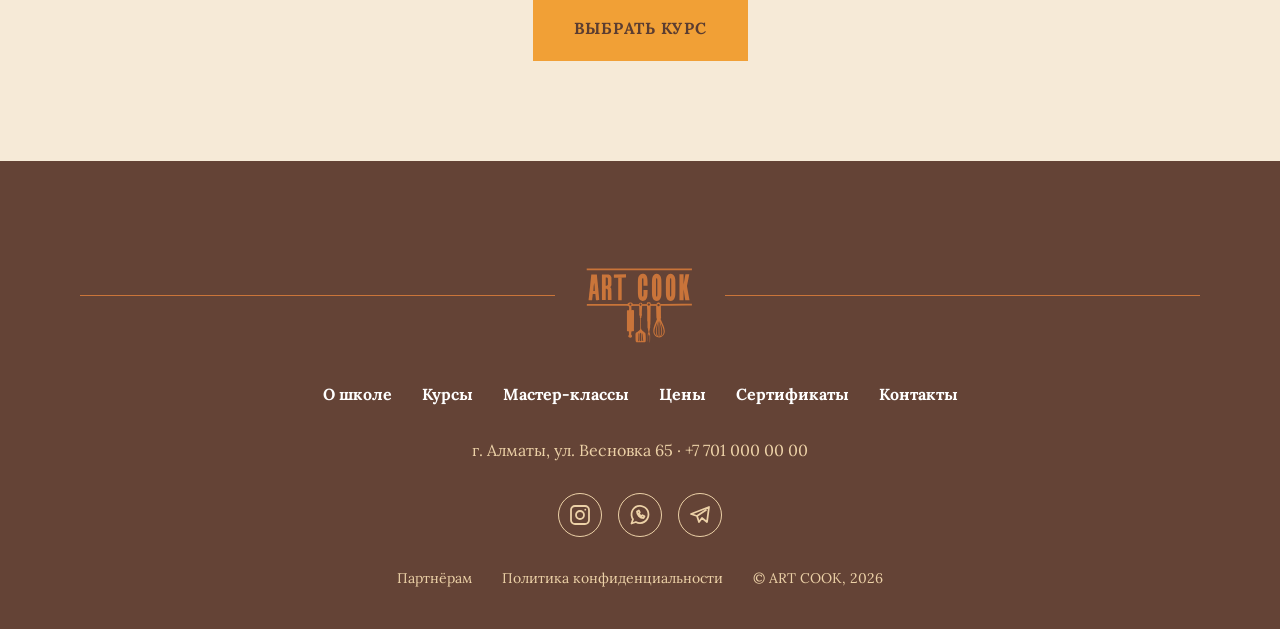
<file: about.html>
<!doctype html>
<html lang="ru">
<head>
<meta charset="utf-8">
<meta name="viewport" content="width=device-width, initial-scale=1">
<title>О школе | ART COOK</title>
<meta name="description" content="ART COOK: кулинарная школа в Алматы. Бренд-шеф Абитов Тамир, более 10 лет в кулинарии, обучение в Испании (школа BellArt).">

<meta property="og:type" content="website">
<meta property="og:title" content="О школе | ART COOK">
<meta property="og:description" content="ART COOK: кулинарная школа в Алматы. Бренд-шеф Абитов Тамир, более 10 лет в кулинарии, обучение в Испании (школа BellArt).">
<meta property="og:image" content="https://tanyaaisen07-uiux.github.io/art-cook/assets/img/hero.jpg">
<meta property="og:locale" content="ru_RU">
<meta name="theme-color" content="#644336">
<link rel="icon" href="assets/img/favicon-32.png" sizes="32x32" type="image/png">
<link rel="icon" href="assets/svg/favicon.svg" type="image/svg+xml">
<link rel="apple-touch-icon" href="assets/img/apple-touch-icon.png">
<link rel="preload" href="assets/fonts/lora-cyrillic-400-normal.woff2" as="font" type="font/woff2" crossorigin>
<link rel="stylesheet" href="assets/css/fonts.css">
<link rel="stylesheet" href="assets/css/tokens.css">
<link rel="stylesheet" href="assets/css/styles.css">
</head>
<body class="">
<a class="skip-link" href="#main">Перейти к содержанию</a>
<header class="header">
  <div class="header__bar">
    <a class="header__logo" href="index.html" aria-label="ART COOK, на главную"><img src="assets/svg/logo.svg" alt="ART COOK" width="100" height="100"></a>
    <nav class="nav" aria-label="Основное меню"><a href="about.html" aria-current="page">О школе</a><a href="courses.html">Курсы</a><a href="master-classes.html">Мастер-классы</a><a href="prices.html">Цены</a><a href="gift.html">Сертификаты</a><a href="contacts.html">Контакты</a></nav>
    <div class="header__contact"><a class="header__phone" href="tel:+77010000000">+7 701 000 00 00</a><button type="button" class="header__callback" data-open="callback">Обратный звонок</button></div>
    <a class="btn btn--primary header__cta" href="booking.html" >Записаться</a>
    <span class="header__spacer"></span>
    <a class="header__icon-btn" href="tel:+77010000000" aria-label="Позвонить +7 701 000 00 00"><svg class="icon" aria-hidden="true"><use href="assets/svg/icons.svg#phone"></use></svg></a>
    <button type="button" class="header__icon-btn" aria-label="Открыть меню" aria-expanded="false" aria-controls="menu" data-menu-open><svg class="icon" aria-hidden="true"><use href="assets/svg/icons.svg#menu"></use></svg></button>
  </div>
</header>
<div class="menu" id="menu" role="dialog" aria-modal="true" aria-label="Меню">
  <div class="menu__bar"><a href="index.html" aria-label="На главную"><img src="assets/svg/logo.svg" alt="ART COOK" width="56" height="56"></a><span class="header__spacer"></span><button type="button" class="header__icon-btn" aria-label="Закрыть меню" data-menu-close style="display:inline-flex"><svg class="icon" aria-hidden="true"><use href="assets/svg/icons.svg#close"></use></svg></button></div>
  <nav class="menu__list" aria-label="Меню"><a href="about.html" aria-current="page">О школе<svg class="icon" aria-hidden="true"><use href="assets/svg/icons.svg#chevron-right"></use></svg></a><a href="courses.html">Курсы<svg class="icon" aria-hidden="true"><use href="assets/svg/icons.svg#chevron-right"></use></svg></a><a href="master-classes.html">Мастер-классы<svg class="icon" aria-hidden="true"><use href="assets/svg/icons.svg#chevron-right"></use></svg></a><a href="prices.html">Цены<svg class="icon" aria-hidden="true"><use href="assets/svg/icons.svg#chevron-right"></use></svg></a><a href="gift.html">Сертификаты<svg class="icon" aria-hidden="true"><use href="assets/svg/icons.svg#chevron-right"></use></svg></a><a href="contacts.html">Контакты<svg class="icon" aria-hidden="true"><use href="assets/svg/icons.svg#chevron-right"></use></svg></a></nav>
  <div class="menu__actions">
    <a class="btn btn--primary btn--block" href="booking.html" >Записаться</a>
    <button type="button" class="btn btn--secondary btn--block" data-open="callback">Обратный звонок</button>
    <a class="menu__phone" href="tel:+77010000000">+7 701 000 00 00</a>
    <p class="menu__addr">г. Алматы, ул. Весновка 65</p>
  </div>
</div>
<main id="main">

<section class="section section--intro">
  <div class="container stack-60">
    <nav class="crumbs" aria-label="Хлебные крошки"><a href="index.html">Главная</a><span aria-hidden="true">/</span><span aria-current="page">О школе</span></nav>
    <div class="split">
      <div class="split__text">
        <div class="sh"><p class="overline">О школе</p><h1 class="h2">ART COOK кулинарная школа в Алматы</h1><span class="sh__divider" aria-hidden="true"></span></div>
        <p class="body-l">Обучаем кулинарному искусству в доступном формате: для начинающих, домашних и профессиональных поваров. Курсы, мастер-классы и подарочные сертификаты.</p>
      </div>
      <div class="split__photo"><img src="assets/img/cat-masterclasses.jpg" alt="Кухня кулинарной школы ART COOK" width="540" height="380"></div>
    </div>
  </div>
</section>
<section class="section section--cream">
  <div class="container split split--400">
    <div class="split__photo"><img src="assets/img/chef.jpg" alt="Абитов Тамир, бренд-шеф ART COOK" width="400" height="460" loading="lazy" decoding="async"></div>
    <div class="split__text">
      <div class="sh"><p class="overline">О создателе школы</p><h2 class="h2">Абитов Тамир, бренд-шеф ART COOK</h2><span class="sh__divider" aria-hidden="true"></span></div>
      <ul class="checks">
        <li><svg class="icon" aria-hidden="true"><use href="assets/svg/icons.svg#check"></use></svg><span>Более 10 лет в кулинарии</span></li>
        <li><svg class="icon" aria-hidden="true"><use href="assets/svg/icons.svg#check"></use></svg><span>Музыкальное и экономическое образование помогли раскрыть творческий подход</span></li>
        <li><svg class="icon" aria-hidden="true"><use href="assets/svg/icons.svg#check"></use></svg><span>Обучение у профессионалов в Испании, школа BellArt</span></li>
      </ul>
      <p class="quote h5">Еда это прежде всего культура</p>
      <p class="body-s">Любовь к профессии выражается в творчестве, поиске совершенства и «вкусном» общении с людьми через еду.</p>
    </div>
  </div>
</section>
<section class="section section--beige">
  <div class="container stack" style="align-items:center;gap:30px">
    <div class="sh sh--center"><h2 class="h2">Приходите учиться</h2><span class="sh__divider" aria-hidden="true"></span></div>
    <a class="btn btn--primary btn--m-block" href="courses.html" >Выбрать курс</a>
  </div>
</section>
</main>
<footer class="footer">
  <div class="container footer__inner">
    <div class="footer__logo-row"><a href="index.html" aria-label="ART COOK, на главную"><img src="assets/svg/logo-footer.svg" alt="ART COOK" width="110" height="110" loading="lazy"></a></div>
    <nav class="footer__nav" aria-label="Меню в подвале"><a href="about.html">О школе</a><a href="courses.html">Курсы</a><a href="master-classes.html">Мастер-классы</a><a href="prices.html">Цены</a><a href="gift.html">Сертификаты</a><a href="contacts.html">Контакты</a></nav>
    <p class="footer__addr">г. Алматы, ул. Весновка 65 · <a href="tel:+77010000000">+7 701 000 00 00</a></p>
    <div class="socials">
      <a class="social" href="https://www.instagram.com/" target="_blank" rel="noopener" aria-label="Instagram"><svg class="icon" aria-hidden="true"><use href="assets/svg/icons.svg#instagram"></use></svg></a>
      <a class="social" href="https://wa.me/77010000000" target="_blank" rel="noopener" aria-label="WhatsApp"><svg class="icon" aria-hidden="true"><use href="assets/svg/icons.svg#whatsapp"></use></svg></a>
      <a class="social" href="https://t.me/" target="_blank" rel="noopener" aria-label="Telegram"><svg class="icon" aria-hidden="true"><use href="assets/svg/icons.svg#telegram"></use></svg></a>
    </div>
    <div class="footer__bottom"><a href="contacts.html#partners">Партнёрам</a><a href="privacy.html">Политика конфиденциальности</a><span>© ART COOK, <span data-year>2026</span></span></div>
  </div>
</footer>
<div class="modal" id="callback" aria-hidden="true">
  <div class="modal__scrim" data-close></div>
  <div class="modal__dialog" role="dialog" aria-modal="true" aria-labelledby="cb-title">
    <div data-state="form" class="stack gap-20">
      <div class="modal__top"><h2 class="h4" id="cb-title">Обратный звонок</h2><button type="button" class="modal__close" aria-label="Закрыть" data-close><svg class="icon" aria-hidden="true"><use href="assets/svg/icons.svg#close"></use></svg></button></div>
      <p class="body">Оставьте телефон, и мы перезвоним в рабочее время</p>
      <form class="form js-form" data-kind="callback" novalidate>
        <input type="hidden" name="topic" value="Обратный звонок">
        <p class="caption text-muted">* обязательные поля</p>
        <div class="field" data-field="name">
  <label class="field__label" for="f-name-cb">Имя *</label>
  <div class="field__control"><input id="f-name-cb" name="name" type="text" placeholder="Введите имя" required autocomplete="name"></div>
  <p class="field__helper">Укажите имя</p>
</div>
        <div class="field" data-field="phone">
  <label class="field__label" for="f-phone-cb">Телефон *</label>
  <div class="field__control"><input id="f-phone-cb" name="phone" type="tel" placeholder="+7 (___) ___-__-__" required inputmode="tel" autocomplete="tel"></div>
  <p class="field__helper">Введите номер полностью: +7 (XXX) XXX-XX-XX</p>
</div>
        <div class="field" data-field="time">
  <label class="field__label" for="f-time-cb">Удобное время</label>
  <div class="field__control"><select id="f-time-cb" name="time"><option value="Любое" selected>Любое</option><option value="10:00–13:00">Утром, 10:00–13:00</option><option value="13:00–17:00">Днём, 13:00–17:00</option><option value="17:00–20:00">Вечером, 17:00–20:00</option></select><svg class="icon field__chevron" aria-hidden="true"><use href="assets/svg/icons.svg#chevron-down"></use></svg></div>
  <p class="field__helper"></p>
</div>
        <label class="check" data-field="consent"><input type="checkbox" name="consent" required id="f-consent-cb"><span>Согласен на обработку персональных данных. <a href="privacy.html">Политика конфиденциальности</a></span></label><p class="form-error">Подтвердите согласие на обработку данных</p>
        <button type="submit" class="btn btn--primary btn--block">Перезвоните мне<svg class="icon" aria-hidden="true"><use href="assets/svg/icons.svg#phone"></use></svg></button>
      </form>
    </div>
    <div data-state="success" class="stack gap-20">
      <div class="modal__top"><h2 class="h4">Спасибо!</h2><button type="button" class="modal__close" aria-label="Закрыть" data-close><svg class="icon" aria-hidden="true"><use href="assets/svg/icons.svg#close"></use></svg></button></div>
      <p class="body">Мы перезвоним вам в рабочее время.</p>
      <button type="button" class="btn btn--secondary btn--block" data-close>Закрыть</button>
    </div>
  </div>
</div>
<script src="assets/js/main.js" defer></script>
</body>
</html>
</file>
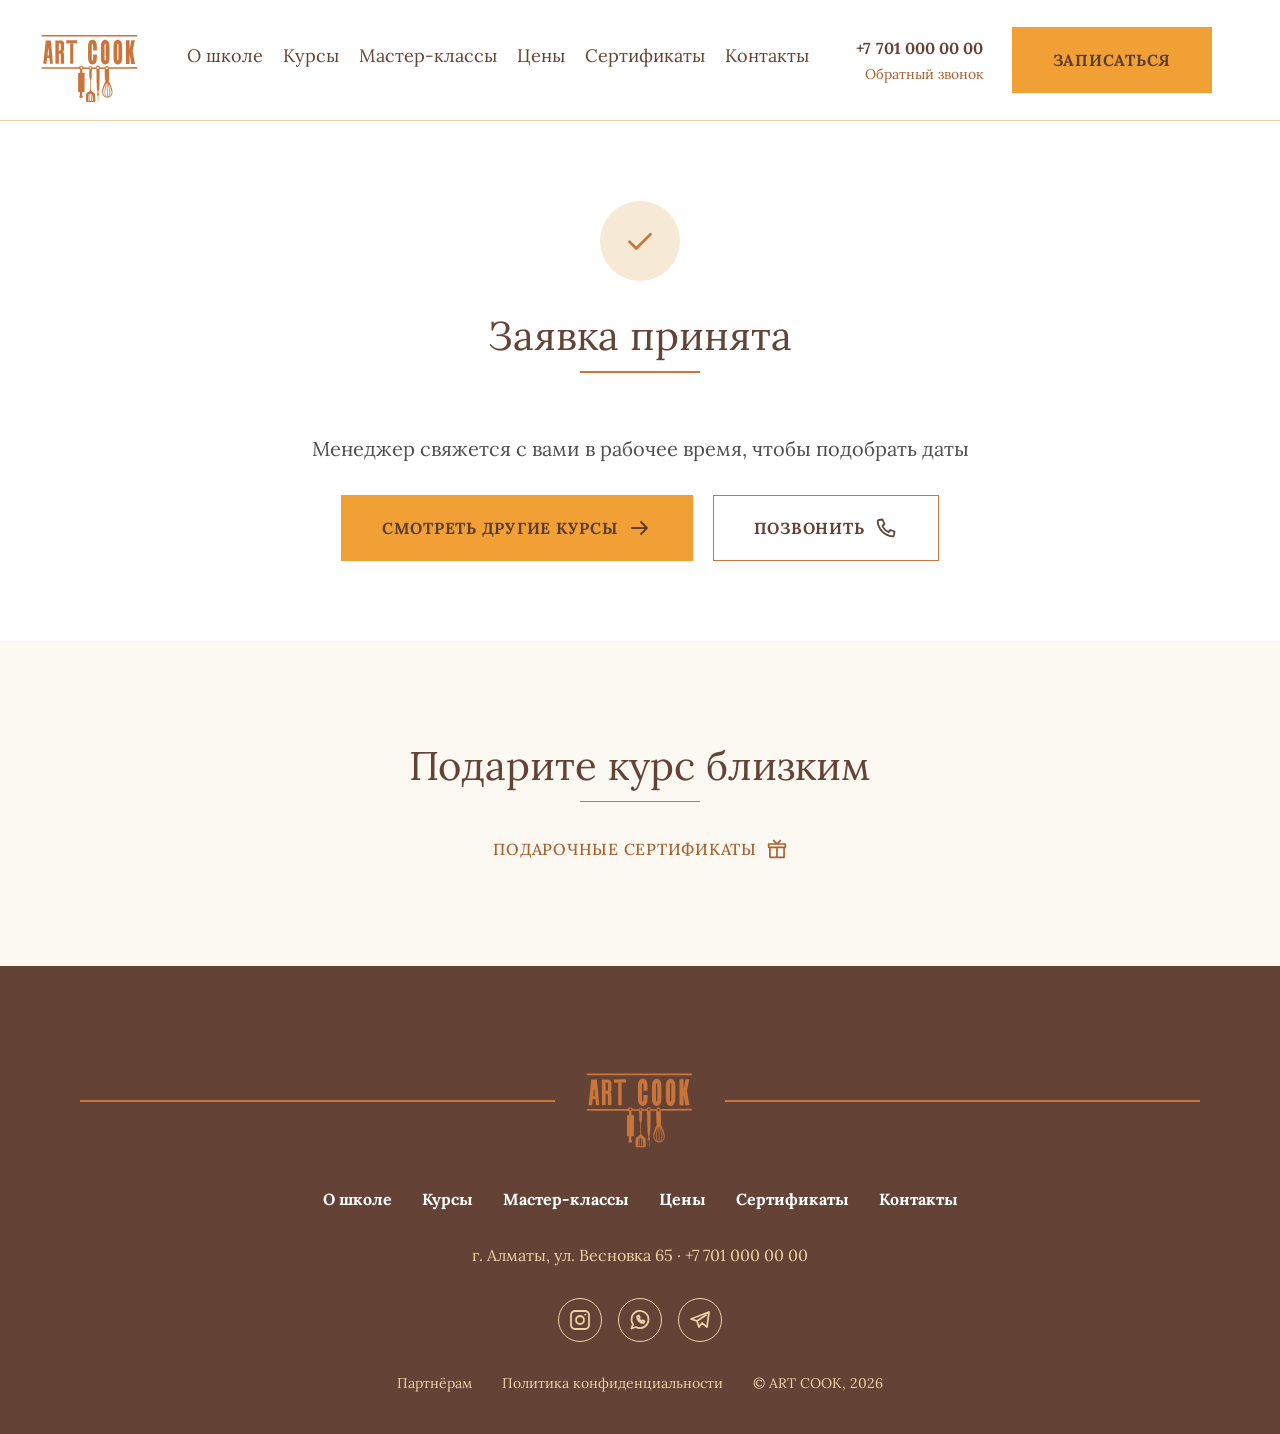
<file: booking-success.html>
<!doctype html>
<html lang="ru">
<head>
<meta charset="utf-8">
<meta name="viewport" content="width=device-width, initial-scale=1">
<title>Заявка принята | ART COOK</title>
<meta name="description" content="Заявка на курс ART COOK принята.">
<meta name="robots" content="noindex">
<meta property="og:type" content="website">
<meta property="og:title" content="Заявка принята | ART COOK">
<meta property="og:description" content="Заявка на курс ART COOK принята.">
<meta property="og:image" content="https://tanyaaisen07-uiux.github.io/art-cook/assets/img/hero.jpg">
<meta property="og:locale" content="ru_RU">
<meta name="theme-color" content="#644336">
<link rel="icon" href="assets/img/favicon-32.png" sizes="32x32" type="image/png">
<link rel="icon" href="assets/svg/favicon.svg" type="image/svg+xml">
<link rel="apple-touch-icon" href="assets/img/apple-touch-icon.png">
<link rel="preload" href="assets/fonts/lora-cyrillic-400-normal.woff2" as="font" type="font/woff2" crossorigin>
<link rel="stylesheet" href="assets/css/fonts.css">
<link rel="stylesheet" href="assets/css/tokens.css">
<link rel="stylesheet" href="assets/css/styles.css">
</head>
<body class="">
<a class="skip-link" href="#main">Перейти к содержанию</a>
<header class="header">
  <div class="header__bar">
    <a class="header__logo" href="index.html" aria-label="ART COOK, на главную"><img src="assets/svg/logo.svg" alt="ART COOK" width="100" height="100"></a>
    <nav class="nav" aria-label="Основное меню"><a href="about.html">О школе</a><a href="courses.html">Курсы</a><a href="master-classes.html">Мастер-классы</a><a href="prices.html">Цены</a><a href="gift.html">Сертификаты</a><a href="contacts.html">Контакты</a></nav>
    <div class="header__contact"><a class="header__phone" href="tel:+77010000000">+7 701 000 00 00</a><button type="button" class="header__callback" data-open="callback">Обратный звонок</button></div>
    <a class="btn btn--primary header__cta" href="booking.html" >Записаться</a>
    <span class="header__spacer"></span>
    <a class="header__icon-btn" href="tel:+77010000000" aria-label="Позвонить +7 701 000 00 00"><svg class="icon" aria-hidden="true"><use href="assets/svg/icons.svg#phone"></use></svg></a>
    <button type="button" class="header__icon-btn" aria-label="Открыть меню" aria-expanded="false" aria-controls="menu" data-menu-open><svg class="icon" aria-hidden="true"><use href="assets/svg/icons.svg#menu"></use></svg></button>
  </div>
</header>
<div class="menu" id="menu" role="dialog" aria-modal="true" aria-label="Меню">
  <div class="menu__bar"><a href="index.html" aria-label="На главную"><img src="assets/svg/logo.svg" alt="ART COOK" width="56" height="56"></a><span class="header__spacer"></span><button type="button" class="header__icon-btn" aria-label="Закрыть меню" data-menu-close style="display:inline-flex"><svg class="icon" aria-hidden="true"><use href="assets/svg/icons.svg#close"></use></svg></button></div>
  <nav class="menu__list" aria-label="Меню"><a href="about.html">О школе<svg class="icon" aria-hidden="true"><use href="assets/svg/icons.svg#chevron-right"></use></svg></a><a href="courses.html">Курсы<svg class="icon" aria-hidden="true"><use href="assets/svg/icons.svg#chevron-right"></use></svg></a><a href="master-classes.html">Мастер-классы<svg class="icon" aria-hidden="true"><use href="assets/svg/icons.svg#chevron-right"></use></svg></a><a href="prices.html">Цены<svg class="icon" aria-hidden="true"><use href="assets/svg/icons.svg#chevron-right"></use></svg></a><a href="gift.html">Сертификаты<svg class="icon" aria-hidden="true"><use href="assets/svg/icons.svg#chevron-right"></use></svg></a><a href="contacts.html">Контакты<svg class="icon" aria-hidden="true"><use href="assets/svg/icons.svg#chevron-right"></use></svg></a></nav>
  <div class="menu__actions">
    <a class="btn btn--primary btn--block" href="booking.html" >Записаться</a>
    <button type="button" class="btn btn--secondary btn--block" data-open="callback">Обратный звонок</button>
    <a class="menu__phone" href="tel:+77010000000">+7 701 000 00 00</a>
    <p class="menu__addr">г. Алматы, ул. Весновка 65</p>
  </div>
</div>
<main id="main">

<section class="section section--intro">
  <div class="container success">
    <div class="success__icon"><svg class="icon" aria-hidden="true"><use href="assets/svg/icons.svg#check"></use></svg></div>
    <div class="sh sh--center"><h1 class="h2">Заявка принята</h1><span class="sh__divider" aria-hidden="true"></span></div>
    <p class="h4 text-accent" id="ok-course"></p>
    <p class="body-l">Менеджер свяжется с вами в рабочее время, чтобы подобрать даты</p>
    <div class="actions actions--center actions--m-stack" style="gap:20px"><a class="btn btn--primary" href="courses.html" >Смотреть другие курсы<svg class="icon" aria-hidden="true"><use href="assets/svg/icons.svg#arrow-right"></use></svg></a><a class="btn btn--secondary" href="tel:+77010000000" >Позвонить<svg class="icon" aria-hidden="true"><use href="assets/svg/icons.svg#phone"></use></svg></a></div>
  </div>
</section>
<section class="section section--cream">
  <div class="container stack" style="align-items:center;gap:30px">
    <div class="sh sh--center"><h2 class="h2">Подарите курс близким</h2><span class="sh__divider" aria-hidden="true"></span></div>
    <a class="link" href="gift.html" >Подарочные сертификаты<svg class="icon icon-20" aria-hidden="true"><use href="assets/svg/icons.svg#gift"></use></svg></a>
  </div>
</section>
<script>window.AC_COURSES = {"basic": {"title": "Базовый кулинарный курс", "meta": "4 недели · от 90 000 ₸", "photo": "course-basic"}, "mediterranean": {"title": "Курс Средиземноморской кухни", "meta": "4 недели · от 90 000 ₸", "photo": "photo-mediterranean"}, "eastern": {"title": "Курс Восточной кухни", "meta": "3 недели · от 70 000 ₸", "photo": "course-eastern"}, "healthy": {"title": "Курс Здорового питания", "meta": "3 недели · от 90 000 ₸", "photo": "course-healthy"}, "italian": {"title": "Курс Итальянской кухни", "meta": "Стоимость: по запросу", "photo": "mc-italian"}, "pastry": {"title": "Кондитерский курс", "meta": "Стоимость: по запросу", "photo": "course-pastry"}, "pro": {"title": "Курс для профессионалов", "meta": "Стоимость: по запросу", "photo": "course-pro"}, "individual": {"title": "Индивидуальный курс", "meta": "Стоимость: по запросу", "photo": "photo-onsite"}, "masterclass": {"title": "Мастер-класс", "meta": "несколько часов · по запросу", "photo": "mc-vietnam"}, "onsite": {"title": "Выездной мастер-класс", "meta": "по запросу", "photo": "photo-onsite"}};</script>
</main>
<footer class="footer">
  <div class="container footer__inner">
    <div class="footer__logo-row"><a href="index.html" aria-label="ART COOK, на главную"><img src="assets/svg/logo-footer.svg" alt="ART COOK" width="110" height="110" loading="lazy"></a></div>
    <nav class="footer__nav" aria-label="Меню в подвале"><a href="about.html">О школе</a><a href="courses.html">Курсы</a><a href="master-classes.html">Мастер-классы</a><a href="prices.html">Цены</a><a href="gift.html">Сертификаты</a><a href="contacts.html">Контакты</a></nav>
    <p class="footer__addr">г. Алматы, ул. Весновка 65 · <a href="tel:+77010000000">+7 701 000 00 00</a></p>
    <div class="socials">
      <a class="social" href="https://www.instagram.com/" target="_blank" rel="noopener" aria-label="Instagram"><svg class="icon" aria-hidden="true"><use href="assets/svg/icons.svg#instagram"></use></svg></a>
      <a class="social" href="https://wa.me/77010000000" target="_blank" rel="noopener" aria-label="WhatsApp"><svg class="icon" aria-hidden="true"><use href="assets/svg/icons.svg#whatsapp"></use></svg></a>
      <a class="social" href="https://t.me/" target="_blank" rel="noopener" aria-label="Telegram"><svg class="icon" aria-hidden="true"><use href="assets/svg/icons.svg#telegram"></use></svg></a>
    </div>
    <div class="footer__bottom"><a href="contacts.html#partners">Партнёрам</a><a href="privacy.html">Политика конфиденциальности</a><span>© ART COOK, <span data-year>2026</span></span></div>
  </div>
</footer>
<div class="modal" id="callback" aria-hidden="true">
  <div class="modal__scrim" data-close></div>
  <div class="modal__dialog" role="dialog" aria-modal="true" aria-labelledby="cb-title">
    <div data-state="form" class="stack gap-20">
      <div class="modal__top"><h2 class="h4" id="cb-title">Обратный звонок</h2><button type="button" class="modal__close" aria-label="Закрыть" data-close><svg class="icon" aria-hidden="true"><use href="assets/svg/icons.svg#close"></use></svg></button></div>
      <p class="body">Оставьте телефон, и мы перезвоним в рабочее время</p>
      <form class="form js-form" data-kind="callback" novalidate>
        <input type="hidden" name="topic" value="Обратный звонок">
        <p class="caption text-muted">* обязательные поля</p>
        <div class="field" data-field="name">
  <label class="field__label" for="f-name-cb">Имя *</label>
  <div class="field__control"><input id="f-name-cb" name="name" type="text" placeholder="Введите имя" required autocomplete="name"></div>
  <p class="field__helper">Укажите имя</p>
</div>
        <div class="field" data-field="phone">
  <label class="field__label" for="f-phone-cb">Телефон *</label>
  <div class="field__control"><input id="f-phone-cb" name="phone" type="tel" placeholder="+7 (___) ___-__-__" required inputmode="tel" autocomplete="tel"></div>
  <p class="field__helper">Введите номер полностью: +7 (XXX) XXX-XX-XX</p>
</div>
        <div class="field" data-field="time">
  <label class="field__label" for="f-time-cb">Удобное время</label>
  <div class="field__control"><select id="f-time-cb" name="time"><option value="Любое" selected>Любое</option><option value="10:00–13:00">Утром, 10:00–13:00</option><option value="13:00–17:00">Днём, 13:00–17:00</option><option value="17:00–20:00">Вечером, 17:00–20:00</option></select><svg class="icon field__chevron" aria-hidden="true"><use href="assets/svg/icons.svg#chevron-down"></use></svg></div>
  <p class="field__helper"></p>
</div>
        <label class="check" data-field="consent"><input type="checkbox" name="consent" required id="f-consent-cb"><span>Согласен на обработку персональных данных. <a href="privacy.html">Политика конфиденциальности</a></span></label><p class="form-error">Подтвердите согласие на обработку данных</p>
        <button type="submit" class="btn btn--primary btn--block">Перезвоните мне<svg class="icon" aria-hidden="true"><use href="assets/svg/icons.svg#phone"></use></svg></button>
      </form>
    </div>
    <div data-state="success" class="stack gap-20">
      <div class="modal__top"><h2 class="h4">Спасибо!</h2><button type="button" class="modal__close" aria-label="Закрыть" data-close><svg class="icon" aria-hidden="true"><use href="assets/svg/icons.svg#close"></use></svg></button></div>
      <p class="body">Мы перезвоним вам в рабочее время.</p>
      <button type="button" class="btn btn--secondary btn--block" data-close>Закрыть</button>
    </div>
  </div>
</div>
<script src="assets/js/main.js" defer></script>
</body>
</html>
</file>
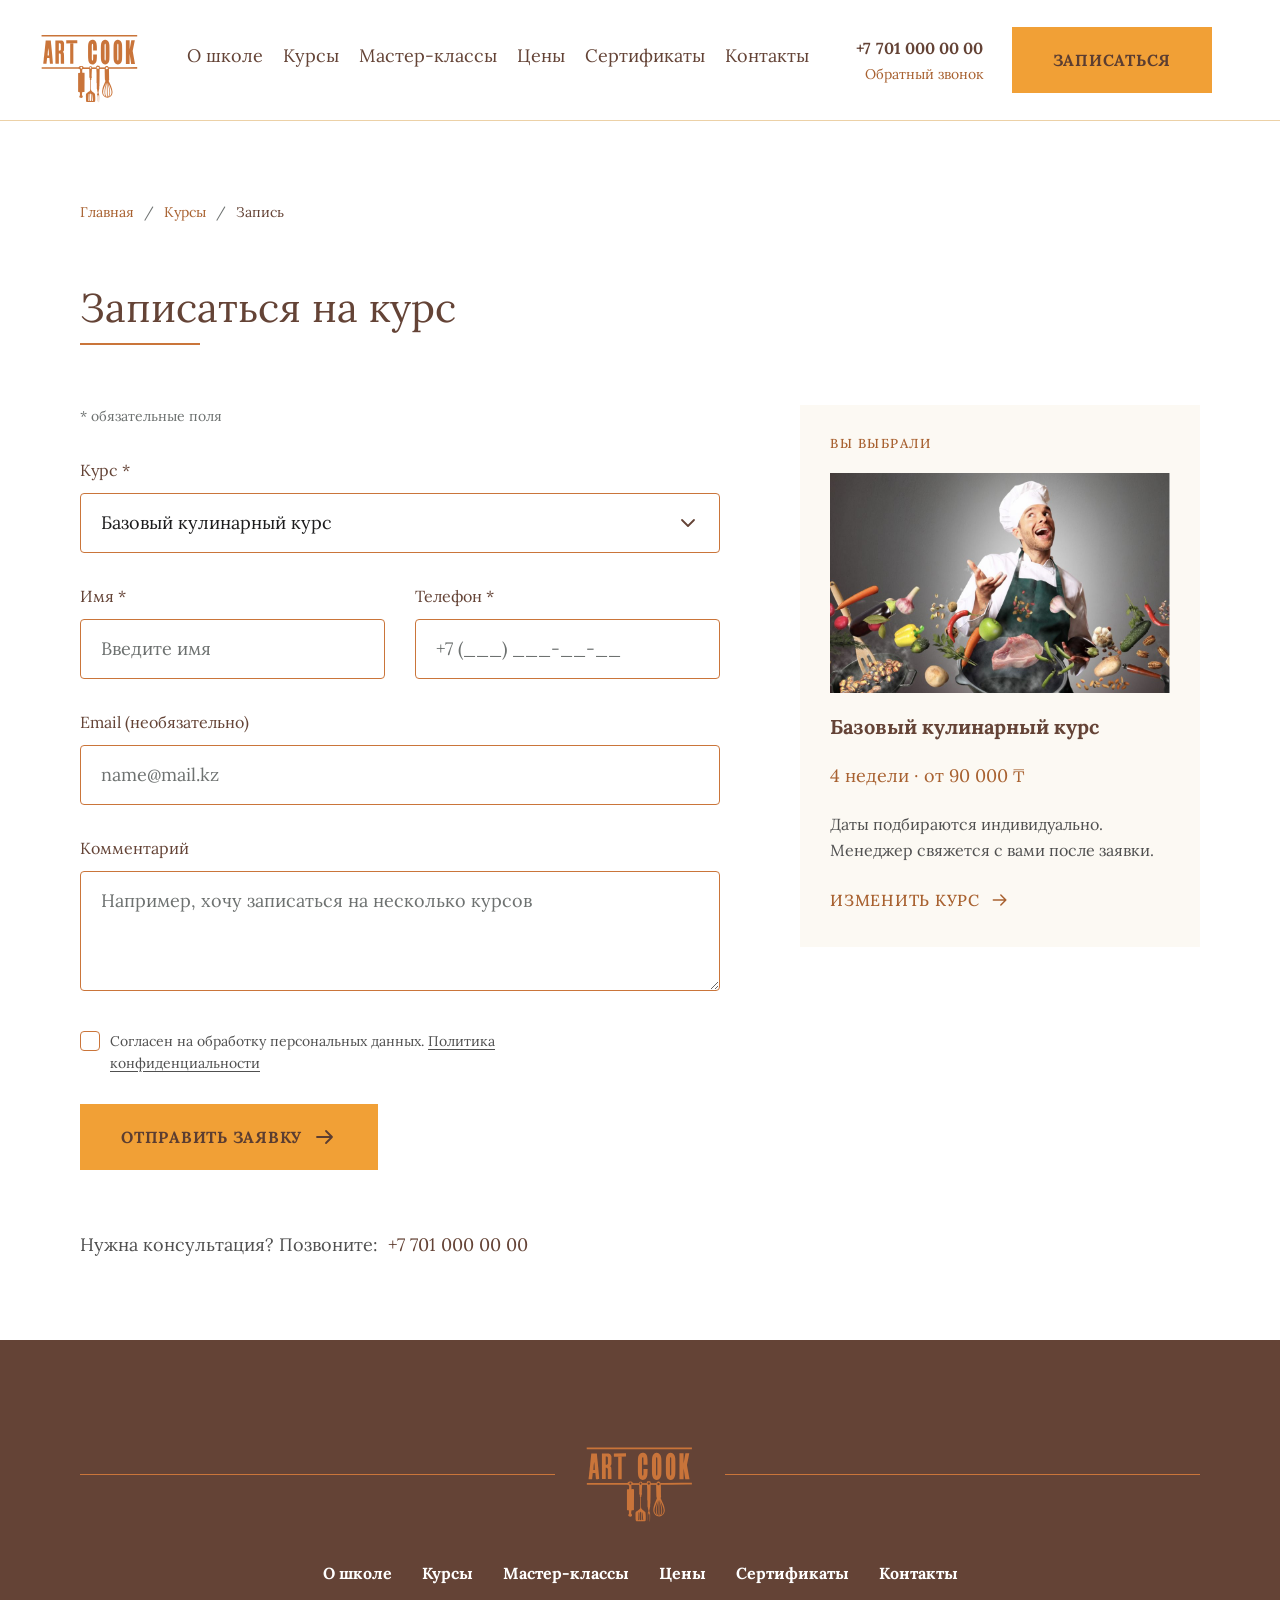
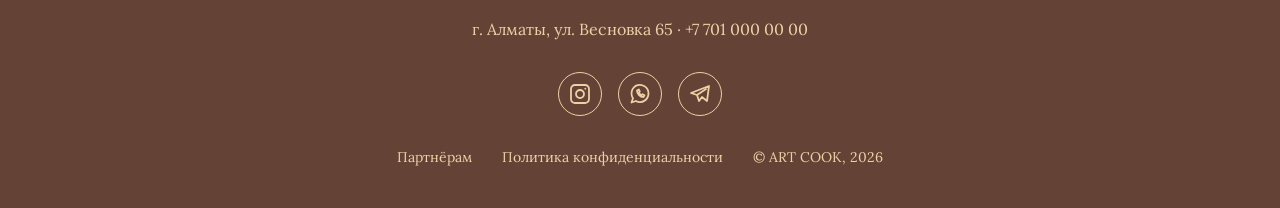
<file: booking.html>
<!doctype html>
<html lang="ru">
<head>
<meta charset="utf-8">
<meta name="viewport" content="width=device-width, initial-scale=1">
<title>Запись на курс | ART COOK</title>
<meta name="description" content="Запишитесь на кулинарный курс или мастер-класс ART COOK. Менеджер перезвонит и подберёт даты.">

<meta property="og:type" content="website">
<meta property="og:title" content="Запись на курс | ART COOK">
<meta property="og:description" content="Запишитесь на кулинарный курс или мастер-класс ART COOK. Менеджер перезвонит и подберёт даты.">
<meta property="og:image" content="https://tanyaaisen07-uiux.github.io/art-cook/assets/img/hero.jpg">
<meta property="og:locale" content="ru_RU">
<meta name="theme-color" content="#644336">
<link rel="icon" href="assets/img/favicon-32.png" sizes="32x32" type="image/png">
<link rel="icon" href="assets/svg/favicon.svg" type="image/svg+xml">
<link rel="apple-touch-icon" href="assets/img/apple-touch-icon.png">
<link rel="preload" href="assets/fonts/lora-cyrillic-400-normal.woff2" as="font" type="font/woff2" crossorigin>
<link rel="stylesheet" href="assets/css/fonts.css">
<link rel="stylesheet" href="assets/css/tokens.css">
<link rel="stylesheet" href="assets/css/styles.css">
</head>
<body class="">
<a class="skip-link" href="#main">Перейти к содержанию</a>
<header class="header">
  <div class="header__bar">
    <a class="header__logo" href="index.html" aria-label="ART COOK, на главную"><img src="assets/svg/logo.svg" alt="ART COOK" width="100" height="100"></a>
    <nav class="nav" aria-label="Основное меню"><a href="about.html">О школе</a><a href="courses.html">Курсы</a><a href="master-classes.html">Мастер-классы</a><a href="prices.html">Цены</a><a href="gift.html">Сертификаты</a><a href="contacts.html">Контакты</a></nav>
    <div class="header__contact"><a class="header__phone" href="tel:+77010000000">+7 701 000 00 00</a><button type="button" class="header__callback" data-open="callback">Обратный звонок</button></div>
    <a class="btn btn--primary header__cta" href="booking.html" >Записаться</a>
    <span class="header__spacer"></span>
    <a class="header__icon-btn" href="tel:+77010000000" aria-label="Позвонить +7 701 000 00 00"><svg class="icon" aria-hidden="true"><use href="assets/svg/icons.svg#phone"></use></svg></a>
    <button type="button" class="header__icon-btn" aria-label="Открыть меню" aria-expanded="false" aria-controls="menu" data-menu-open><svg class="icon" aria-hidden="true"><use href="assets/svg/icons.svg#menu"></use></svg></button>
  </div>
</header>
<div class="menu" id="menu" role="dialog" aria-modal="true" aria-label="Меню">
  <div class="menu__bar"><a href="index.html" aria-label="На главную"><img src="assets/svg/logo.svg" alt="ART COOK" width="56" height="56"></a><span class="header__spacer"></span><button type="button" class="header__icon-btn" aria-label="Закрыть меню" data-menu-close style="display:inline-flex"><svg class="icon" aria-hidden="true"><use href="assets/svg/icons.svg#close"></use></svg></button></div>
  <nav class="menu__list" aria-label="Меню"><a href="about.html">О школе<svg class="icon" aria-hidden="true"><use href="assets/svg/icons.svg#chevron-right"></use></svg></a><a href="courses.html">Курсы<svg class="icon" aria-hidden="true"><use href="assets/svg/icons.svg#chevron-right"></use></svg></a><a href="master-classes.html">Мастер-классы<svg class="icon" aria-hidden="true"><use href="assets/svg/icons.svg#chevron-right"></use></svg></a><a href="prices.html">Цены<svg class="icon" aria-hidden="true"><use href="assets/svg/icons.svg#chevron-right"></use></svg></a><a href="gift.html">Сертификаты<svg class="icon" aria-hidden="true"><use href="assets/svg/icons.svg#chevron-right"></use></svg></a><a href="contacts.html">Контакты<svg class="icon" aria-hidden="true"><use href="assets/svg/icons.svg#chevron-right"></use></svg></a></nav>
  <div class="menu__actions">
    <a class="btn btn--primary btn--block" href="booking.html" >Записаться</a>
    <button type="button" class="btn btn--secondary btn--block" data-open="callback">Обратный звонок</button>
    <a class="menu__phone" href="tel:+77010000000">+7 701 000 00 00</a>
    <p class="menu__addr">г. Алматы, ул. Весновка 65</p>
  </div>
</div>
<main id="main">

<section class="section section--intro">
  <div class="container stack-60">
    <nav class="crumbs" aria-label="Хлебные крошки"><a href="index.html">Главная</a><span aria-hidden="true">/</span><a href="courses.html">Курсы</a><span aria-hidden="true">/</span><span aria-current="page">Запись</span></nav>
    <div class="sh"><h1 class="h2">Записаться на курс</h1><span class="sh__divider" aria-hidden="true"></span></div>
    <div class="booking">
      <form class="form form--loose js-form" data-kind="booking" novalidate>
        <p class="caption text-muted">* обязательные поля</p>
        <div class="field" data-field="course">
  <label class="field__label" for="f-course">Курс *</label>
  <div class="field__control"><select id="f-course" name="course" required><option value="" disabled>Выберите курс</option><option value="basic" selected>Базовый кулинарный курс</option><option value="mediterranean">Курс Средиземноморской кухни</option><option value="eastern">Курс Восточной кухни</option><option value="healthy">Курс Здорового питания</option><option value="italian">Курс Итальянской кухни</option><option value="pastry">Кондитерский курс</option><option value="pro">Курс для профессионалов</option><option value="individual">Индивидуальный курс</option><option value="masterclass">Мастер-класс</option><option value="onsite">Выездной мастер-класс</option></select><svg class="icon field__chevron" aria-hidden="true"><use href="assets/svg/icons.svg#chevron-down"></use></svg></div>
  <p class="field__helper">Выберите курс</p>
</div>
        <div class="form-row">
          <div class="field" data-field="name">
  <label class="field__label" for="f-name">Имя *</label>
  <div class="field__control"><input id="f-name" name="name" type="text" placeholder="Введите имя" required autocomplete="name"></div>
  <p class="field__helper">Укажите имя</p>
</div>
          <div class="field" data-field="phone">
  <label class="field__label" for="f-phone">Телефон *</label>
  <div class="field__control"><input id="f-phone" name="phone" type="tel" placeholder="+7 (___) ___-__-__" required inputmode="tel" autocomplete="tel"></div>
  <p class="field__helper">Введите номер полностью: +7 (XXX) XXX-XX-XX</p>
</div>
        </div>
        <div class="field" data-field="email">
  <label class="field__label" for="f-email">Email (необязательно)</label>
  <div class="field__control"><input id="f-email" name="email" type="email" placeholder="name@mail.kz" autocomplete="email"></div>
  <p class="field__helper">Проверьте адрес почты</p>
</div>
        <div class="field"><label class="field__label" for="f-comment">Комментарий</label><div class="field__control"><textarea id="f-comment" name="comment" placeholder="Например, хочу записаться на несколько курсов"></textarea></div></div>
        <label class="check" data-field="consent"><input type="checkbox" name="consent" required id="f-consent"><span>Согласен на обработку персональных данных. <a href="privacy.html">Политика конфиденциальности</a></span></label><p class="form-error">Подтвердите согласие на обработку данных</p>
        <div><button type="submit" class="btn btn--primary btn--m-block">Отправить заявку<svg class="icon" aria-hidden="true"><use href="assets/svg/icons.svg#arrow-right"></use></svg></button></div>
      </form>
      <aside class="summary" aria-live="polite">
        <p class="overline">Вы выбрали</p>
        <img id="sum-photo" src="assets/img/course-basic.jpg" alt="" width="360" height="220">
        <p class="h5" id="sum-title">Базовый кулинарный курс</p>
        <p class="body text-accent" id="sum-meta">4 недели · от 90 000 ₸</p>
        <p class="body-s">Даты подбираются индивидуально. Менеджер свяжется с вами после заявки.</p>
        <div><a class="link" href="courses.html" >Изменить курс<svg class="icon icon-20" aria-hidden="true"><use href="assets/svg/icons.svg#arrow-right"></use></svg></a></div>
      </aside>
    </div>
    <p class="help-line body">Нужна консультация? Позвоните: <a href="tel:+77010000000">+7 701 000 00 00</a></p>
  </div>
</section>
<script>window.AC_COURSES = {"basic": {"title": "Базовый кулинарный курс", "meta": "4 недели · от 90 000 ₸", "photo": "course-basic"}, "mediterranean": {"title": "Курс Средиземноморской кухни", "meta": "4 недели · от 90 000 ₸", "photo": "photo-mediterranean"}, "eastern": {"title": "Курс Восточной кухни", "meta": "3 недели · от 70 000 ₸", "photo": "course-eastern"}, "healthy": {"title": "Курс Здорового питания", "meta": "3 недели · от 90 000 ₸", "photo": "course-healthy"}, "italian": {"title": "Курс Итальянской кухни", "meta": "Стоимость: по запросу", "photo": "mc-italian"}, "pastry": {"title": "Кондитерский курс", "meta": "Стоимость: по запросу", "photo": "course-pastry"}, "pro": {"title": "Курс для профессионалов", "meta": "Стоимость: по запросу", "photo": "course-pro"}, "individual": {"title": "Индивидуальный курс", "meta": "Стоимость: по запросу", "photo": "photo-onsite"}, "masterclass": {"title": "Мастер-класс", "meta": "несколько часов · по запросу", "photo": "mc-vietnam"}, "onsite": {"title": "Выездной мастер-класс", "meta": "по запросу", "photo": "photo-onsite"}};</script>
</main>
<footer class="footer">
  <div class="container footer__inner">
    <div class="footer__logo-row"><a href="index.html" aria-label="ART COOK, на главную"><img src="assets/svg/logo-footer.svg" alt="ART COOK" width="110" height="110" loading="lazy"></a></div>
    <nav class="footer__nav" aria-label="Меню в подвале"><a href="about.html">О школе</a><a href="courses.html">Курсы</a><a href="master-classes.html">Мастер-классы</a><a href="prices.html">Цены</a><a href="gift.html">Сертификаты</a><a href="contacts.html">Контакты</a></nav>
    <p class="footer__addr">г. Алматы, ул. Весновка 65 · <a href="tel:+77010000000">+7 701 000 00 00</a></p>
    <div class="socials">
      <a class="social" href="https://www.instagram.com/" target="_blank" rel="noopener" aria-label="Instagram"><svg class="icon" aria-hidden="true"><use href="assets/svg/icons.svg#instagram"></use></svg></a>
      <a class="social" href="https://wa.me/77010000000" target="_blank" rel="noopener" aria-label="WhatsApp"><svg class="icon" aria-hidden="true"><use href="assets/svg/icons.svg#whatsapp"></use></svg></a>
      <a class="social" href="https://t.me/" target="_blank" rel="noopener" aria-label="Telegram"><svg class="icon" aria-hidden="true"><use href="assets/svg/icons.svg#telegram"></use></svg></a>
    </div>
    <div class="footer__bottom"><a href="contacts.html#partners">Партнёрам</a><a href="privacy.html">Политика конфиденциальности</a><span>© ART COOK, <span data-year>2026</span></span></div>
  </div>
</footer>
<div class="modal" id="callback" aria-hidden="true">
  <div class="modal__scrim" data-close></div>
  <div class="modal__dialog" role="dialog" aria-modal="true" aria-labelledby="cb-title">
    <div data-state="form" class="stack gap-20">
      <div class="modal__top"><h2 class="h4" id="cb-title">Обратный звонок</h2><button type="button" class="modal__close" aria-label="Закрыть" data-close><svg class="icon" aria-hidden="true"><use href="assets/svg/icons.svg#close"></use></svg></button></div>
      <p class="body">Оставьте телефон, и мы перезвоним в рабочее время</p>
      <form class="form js-form" data-kind="callback" novalidate>
        <input type="hidden" name="topic" value="Обратный звонок">
        <p class="caption text-muted">* обязательные поля</p>
        <div class="field" data-field="name">
  <label class="field__label" for="f-name-cb">Имя *</label>
  <div class="field__control"><input id="f-name-cb" name="name" type="text" placeholder="Введите имя" required autocomplete="name"></div>
  <p class="field__helper">Укажите имя</p>
</div>
        <div class="field" data-field="phone">
  <label class="field__label" for="f-phone-cb">Телефон *</label>
  <div class="field__control"><input id="f-phone-cb" name="phone" type="tel" placeholder="+7 (___) ___-__-__" required inputmode="tel" autocomplete="tel"></div>
  <p class="field__helper">Введите номер полностью: +7 (XXX) XXX-XX-XX</p>
</div>
        <div class="field" data-field="time">
  <label class="field__label" for="f-time-cb">Удобное время</label>
  <div class="field__control"><select id="f-time-cb" name="time"><option value="Любое" selected>Любое</option><option value="10:00–13:00">Утром, 10:00–13:00</option><option value="13:00–17:00">Днём, 13:00–17:00</option><option value="17:00–20:00">Вечером, 17:00–20:00</option></select><svg class="icon field__chevron" aria-hidden="true"><use href="assets/svg/icons.svg#chevron-down"></use></svg></div>
  <p class="field__helper"></p>
</div>
        <label class="check" data-field="consent"><input type="checkbox" name="consent" required id="f-consent-cb"><span>Согласен на обработку персональных данных. <a href="privacy.html">Политика конфиденциальности</a></span></label><p class="form-error">Подтвердите согласие на обработку данных</p>
        <button type="submit" class="btn btn--primary btn--block">Перезвоните мне<svg class="icon" aria-hidden="true"><use href="assets/svg/icons.svg#phone"></use></svg></button>
      </form>
    </div>
    <div data-state="success" class="stack gap-20">
      <div class="modal__top"><h2 class="h4">Спасибо!</h2><button type="button" class="modal__close" aria-label="Закрыть" data-close><svg class="icon" aria-hidden="true"><use href="assets/svg/icons.svg#close"></use></svg></button></div>
      <p class="body">Мы перезвоним вам в рабочее время.</p>
      <button type="button" class="btn btn--secondary btn--block" data-close>Закрыть</button>
    </div>
  </div>
</div>
<script src="assets/js/main.js" defer></script>
</body>
</html>
</file>
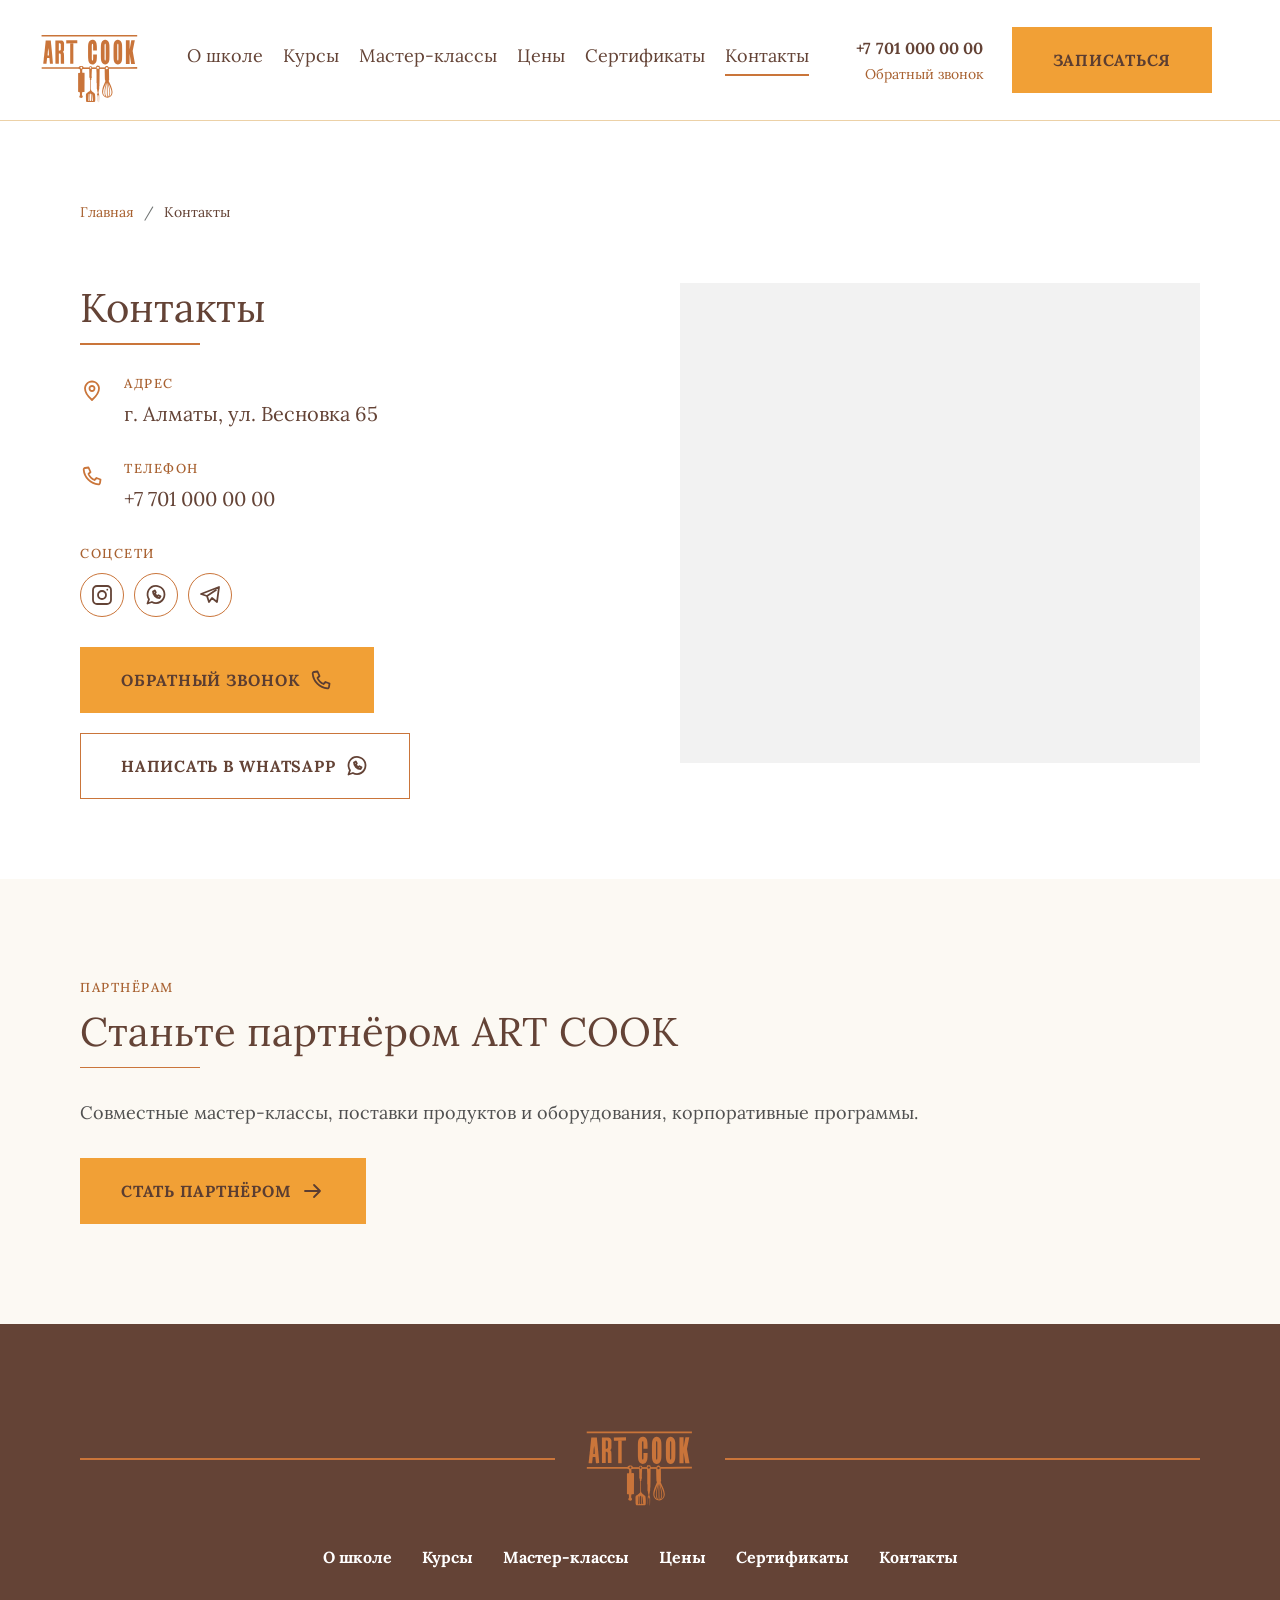
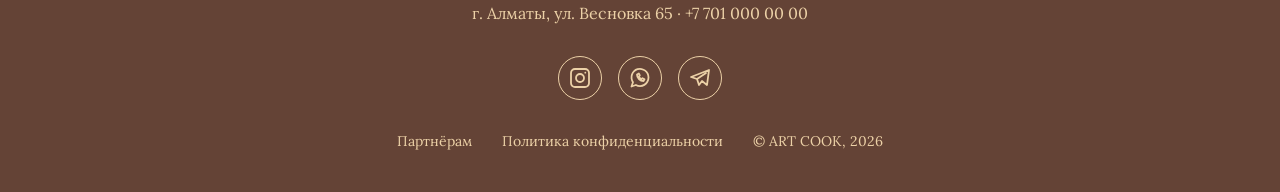
<file: contacts.html>
<!doctype html>
<html lang="ru">
<head>
<meta charset="utf-8">
<meta name="viewport" content="width=device-width, initial-scale=1">
<title>Контакты | ART COOK</title>
<meta name="description" content="Кулинарная школа ART COOK: г. Алматы, ул. Весновка 65, телефон +7 701 000 00 00, WhatsApp.">

<meta property="og:type" content="website">
<meta property="og:title" content="Контакты | ART COOK">
<meta property="og:description" content="Кулинарная школа ART COOK: г. Алматы, ул. Весновка 65, телефон +7 701 000 00 00, WhatsApp.">
<meta property="og:image" content="https://tanyaaisen07-uiux.github.io/art-cook/assets/img/hero.jpg">
<meta property="og:locale" content="ru_RU">
<meta name="theme-color" content="#644336">
<link rel="icon" href="assets/img/favicon-32.png" sizes="32x32" type="image/png">
<link rel="icon" href="assets/svg/favicon.svg" type="image/svg+xml">
<link rel="apple-touch-icon" href="assets/img/apple-touch-icon.png">
<link rel="preload" href="assets/fonts/lora-cyrillic-400-normal.woff2" as="font" type="font/woff2" crossorigin>
<link rel="stylesheet" href="assets/css/fonts.css">
<link rel="stylesheet" href="assets/css/tokens.css">
<link rel="stylesheet" href="assets/css/styles.css">
</head>
<body class="">
<a class="skip-link" href="#main">Перейти к содержанию</a>
<header class="header">
  <div class="header__bar">
    <a class="header__logo" href="index.html" aria-label="ART COOK, на главную"><img src="assets/svg/logo.svg" alt="ART COOK" width="100" height="100"></a>
    <nav class="nav" aria-label="Основное меню"><a href="about.html">О школе</a><a href="courses.html">Курсы</a><a href="master-classes.html">Мастер-классы</a><a href="prices.html">Цены</a><a href="gift.html">Сертификаты</a><a href="contacts.html" aria-current="page">Контакты</a></nav>
    <div class="header__contact"><a class="header__phone" href="tel:+77010000000">+7 701 000 00 00</a><button type="button" class="header__callback" data-open="callback">Обратный звонок</button></div>
    <a class="btn btn--primary header__cta" href="booking.html" >Записаться</a>
    <span class="header__spacer"></span>
    <a class="header__icon-btn" href="tel:+77010000000" aria-label="Позвонить +7 701 000 00 00"><svg class="icon" aria-hidden="true"><use href="assets/svg/icons.svg#phone"></use></svg></a>
    <button type="button" class="header__icon-btn" aria-label="Открыть меню" aria-expanded="false" aria-controls="menu" data-menu-open><svg class="icon" aria-hidden="true"><use href="assets/svg/icons.svg#menu"></use></svg></button>
  </div>
</header>
<div class="menu" id="menu" role="dialog" aria-modal="true" aria-label="Меню">
  <div class="menu__bar"><a href="index.html" aria-label="На главную"><img src="assets/svg/logo.svg" alt="ART COOK" width="56" height="56"></a><span class="header__spacer"></span><button type="button" class="header__icon-btn" aria-label="Закрыть меню" data-menu-close style="display:inline-flex"><svg class="icon" aria-hidden="true"><use href="assets/svg/icons.svg#close"></use></svg></button></div>
  <nav class="menu__list" aria-label="Меню"><a href="about.html">О школе<svg class="icon" aria-hidden="true"><use href="assets/svg/icons.svg#chevron-right"></use></svg></a><a href="courses.html">Курсы<svg class="icon" aria-hidden="true"><use href="assets/svg/icons.svg#chevron-right"></use></svg></a><a href="master-classes.html">Мастер-классы<svg class="icon" aria-hidden="true"><use href="assets/svg/icons.svg#chevron-right"></use></svg></a><a href="prices.html">Цены<svg class="icon" aria-hidden="true"><use href="assets/svg/icons.svg#chevron-right"></use></svg></a><a href="gift.html">Сертификаты<svg class="icon" aria-hidden="true"><use href="assets/svg/icons.svg#chevron-right"></use></svg></a><a href="contacts.html" aria-current="page">Контакты<svg class="icon" aria-hidden="true"><use href="assets/svg/icons.svg#chevron-right"></use></svg></a></nav>
  <div class="menu__actions">
    <a class="btn btn--primary btn--block" href="booking.html" >Записаться</a>
    <button type="button" class="btn btn--secondary btn--block" data-open="callback">Обратный звонок</button>
    <a class="menu__phone" href="tel:+77010000000">+7 701 000 00 00</a>
    <p class="menu__addr">г. Алматы, ул. Весновка 65</p>
  </div>
</div>
<main id="main">

<section class="section section--intro">
  <div class="container stack-60">
    <nav class="crumbs" aria-label="Хлебные крошки"><a href="index.html">Главная</a><span aria-hidden="true">/</span><span aria-current="page">Контакты</span></nav>
    <div class="split split--520 split--top">
      <div class="split__text">
        <div class="sh"><h1 class="h2">Контакты</h1><span class="sh__divider" aria-hidden="true"></span></div>
        <div class="info-item"><svg class="icon" aria-hidden="true"><use href="assets/svg/icons.svg#map-pin"></use></svg><div><p class="overline">Адрес</p><p class="body-l text-heading">г. Алматы, ул. Весновка 65</p></div></div>
        <div class="info-item"><svg class="icon" aria-hidden="true"><use href="assets/svg/icons.svg#phone"></use></svg><div><p class="overline">Телефон</p><a class="body-l text-heading" href="tel:+77010000000">+7 701 000 00 00</a></div></div>
        <div class="stack gap-20" style="gap:10px"><p class="overline">Соцсети</p>
          <div class="socials" style="gap:10px">
            <a class="social social--light" href="https://www.instagram.com/" target="_blank" rel="noopener" aria-label="Instagram"><svg class="icon" aria-hidden="true"><use href="assets/svg/icons.svg#instagram"></use></svg></a>
            <a class="social social--light" href="https://wa.me/77010000000" target="_blank" rel="noopener" aria-label="WhatsApp"><svg class="icon" aria-hidden="true"><use href="assets/svg/icons.svg#whatsapp"></use></svg></a>
            <a class="social social--light" href="https://t.me/" target="_blank" rel="noopener" aria-label="Telegram"><svg class="icon" aria-hidden="true"><use href="assets/svg/icons.svg#telegram"></use></svg></a>
          </div>
        </div>
        <div class="actions actions--m-stack" style="gap:20px"><button type="button" class="btn btn--primary" data-open="callback">Обратный звонок<svg class="icon" aria-hidden="true"><use href="assets/svg/icons.svg#phone"></use></svg></button><a class="btn btn--secondary" href="https://wa.me/77010000000" target="_blank" rel="noopener">Написать в WhatsApp<svg class="icon" aria-hidden="true"><use href="assets/svg/icons.svg#whatsapp"></use></svg></a></div>
      </div>
      <iframe class="map" title="Карта: г. Алматы, ул. Весновка 65" src="https://www.google.com/maps?q=Алматы,+улица+Весновка+65&amp;output=embed" loading="lazy" referrerpolicy="no-referrer-when-downgrade"></iframe>
    </div>
  </div>
</section>
<section class="section section--cream" id="partners">
  <div class="container split__text">
    <div class="sh"><p class="overline">Партнёрам</p><h2 class="h2">Станьте партнёром ART COOK</h2><span class="sh__divider" aria-hidden="true"></span></div>
    <p class="body">Совместные мастер-классы, поставки продуктов и оборудования, корпоративные программы.</p>
    <button type="button" class="btn btn--primary" data-open="callback" data-topic="Партнёрство">Стать партнёром<svg class="icon" aria-hidden="true"><use href="assets/svg/icons.svg#arrow-right"></use></svg></button>
  </div>
</section>
</main>
<footer class="footer">
  <div class="container footer__inner">
    <div class="footer__logo-row"><a href="index.html" aria-label="ART COOK, на главную"><img src="assets/svg/logo-footer.svg" alt="ART COOK" width="110" height="110" loading="lazy"></a></div>
    <nav class="footer__nav" aria-label="Меню в подвале"><a href="about.html">О школе</a><a href="courses.html">Курсы</a><a href="master-classes.html">Мастер-классы</a><a href="prices.html">Цены</a><a href="gift.html">Сертификаты</a><a href="contacts.html">Контакты</a></nav>
    <p class="footer__addr">г. Алматы, ул. Весновка 65 · <a href="tel:+77010000000">+7 701 000 00 00</a></p>
    <div class="socials">
      <a class="social" href="https://www.instagram.com/" target="_blank" rel="noopener" aria-label="Instagram"><svg class="icon" aria-hidden="true"><use href="assets/svg/icons.svg#instagram"></use></svg></a>
      <a class="social" href="https://wa.me/77010000000" target="_blank" rel="noopener" aria-label="WhatsApp"><svg class="icon" aria-hidden="true"><use href="assets/svg/icons.svg#whatsapp"></use></svg></a>
      <a class="social" href="https://t.me/" target="_blank" rel="noopener" aria-label="Telegram"><svg class="icon" aria-hidden="true"><use href="assets/svg/icons.svg#telegram"></use></svg></a>
    </div>
    <div class="footer__bottom"><a href="contacts.html#partners">Партнёрам</a><a href="privacy.html">Политика конфиденциальности</a><span>© ART COOK, <span data-year>2026</span></span></div>
  </div>
</footer>
<div class="modal" id="callback" aria-hidden="true">
  <div class="modal__scrim" data-close></div>
  <div class="modal__dialog" role="dialog" aria-modal="true" aria-labelledby="cb-title">
    <div data-state="form" class="stack gap-20">
      <div class="modal__top"><h2 class="h4" id="cb-title">Обратный звонок</h2><button type="button" class="modal__close" aria-label="Закрыть" data-close><svg class="icon" aria-hidden="true"><use href="assets/svg/icons.svg#close"></use></svg></button></div>
      <p class="body">Оставьте телефон, и мы перезвоним в рабочее время</p>
      <form class="form js-form" data-kind="callback" novalidate>
        <input type="hidden" name="topic" value="Обратный звонок">
        <p class="caption text-muted">* обязательные поля</p>
        <div class="field" data-field="name">
  <label class="field__label" for="f-name-cb">Имя *</label>
  <div class="field__control"><input id="f-name-cb" name="name" type="text" placeholder="Введите имя" required autocomplete="name"></div>
  <p class="field__helper">Укажите имя</p>
</div>
        <div class="field" data-field="phone">
  <label class="field__label" for="f-phone-cb">Телефон *</label>
  <div class="field__control"><input id="f-phone-cb" name="phone" type="tel" placeholder="+7 (___) ___-__-__" required inputmode="tel" autocomplete="tel"></div>
  <p class="field__helper">Введите номер полностью: +7 (XXX) XXX-XX-XX</p>
</div>
        <div class="field" data-field="time">
  <label class="field__label" for="f-time-cb">Удобное время</label>
  <div class="field__control"><select id="f-time-cb" name="time"><option value="Любое" selected>Любое</option><option value="10:00–13:00">Утром, 10:00–13:00</option><option value="13:00–17:00">Днём, 13:00–17:00</option><option value="17:00–20:00">Вечером, 17:00–20:00</option></select><svg class="icon field__chevron" aria-hidden="true"><use href="assets/svg/icons.svg#chevron-down"></use></svg></div>
  <p class="field__helper"></p>
</div>
        <label class="check" data-field="consent"><input type="checkbox" name="consent" required id="f-consent-cb"><span>Согласен на обработку персональных данных. <a href="privacy.html">Политика конфиденциальности</a></span></label><p class="form-error">Подтвердите согласие на обработку данных</p>
        <button type="submit" class="btn btn--primary btn--block">Перезвоните мне<svg class="icon" aria-hidden="true"><use href="assets/svg/icons.svg#phone"></use></svg></button>
      </form>
    </div>
    <div data-state="success" class="stack gap-20">
      <div class="modal__top"><h2 class="h4">Спасибо!</h2><button type="button" class="modal__close" aria-label="Закрыть" data-close><svg class="icon" aria-hidden="true"><use href="assets/svg/icons.svg#close"></use></svg></button></div>
      <p class="body">Мы перезвоним вам в рабочее время.</p>
      <button type="button" class="btn btn--secondary btn--block" data-close>Закрыть</button>
    </div>
  </div>
</div>
<script src="assets/js/main.js" defer></script>
</body>
</html>
</file>
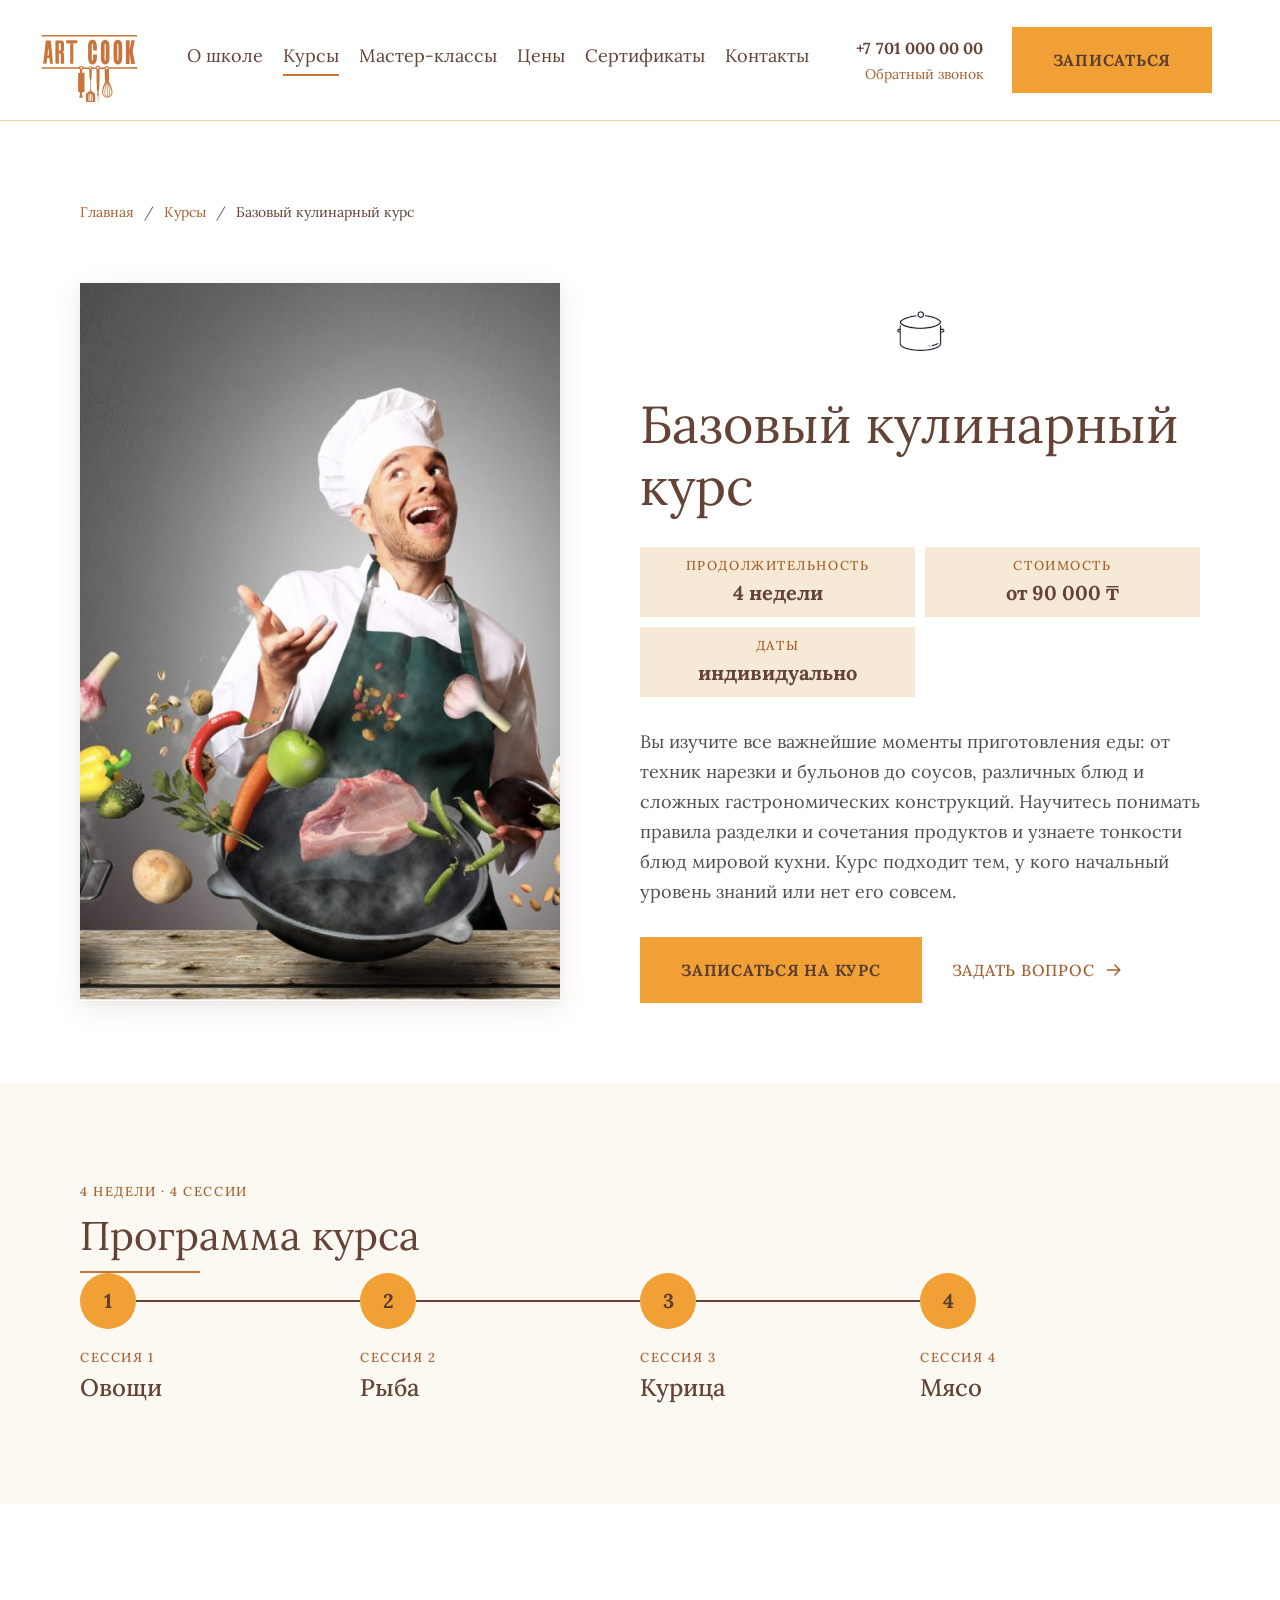
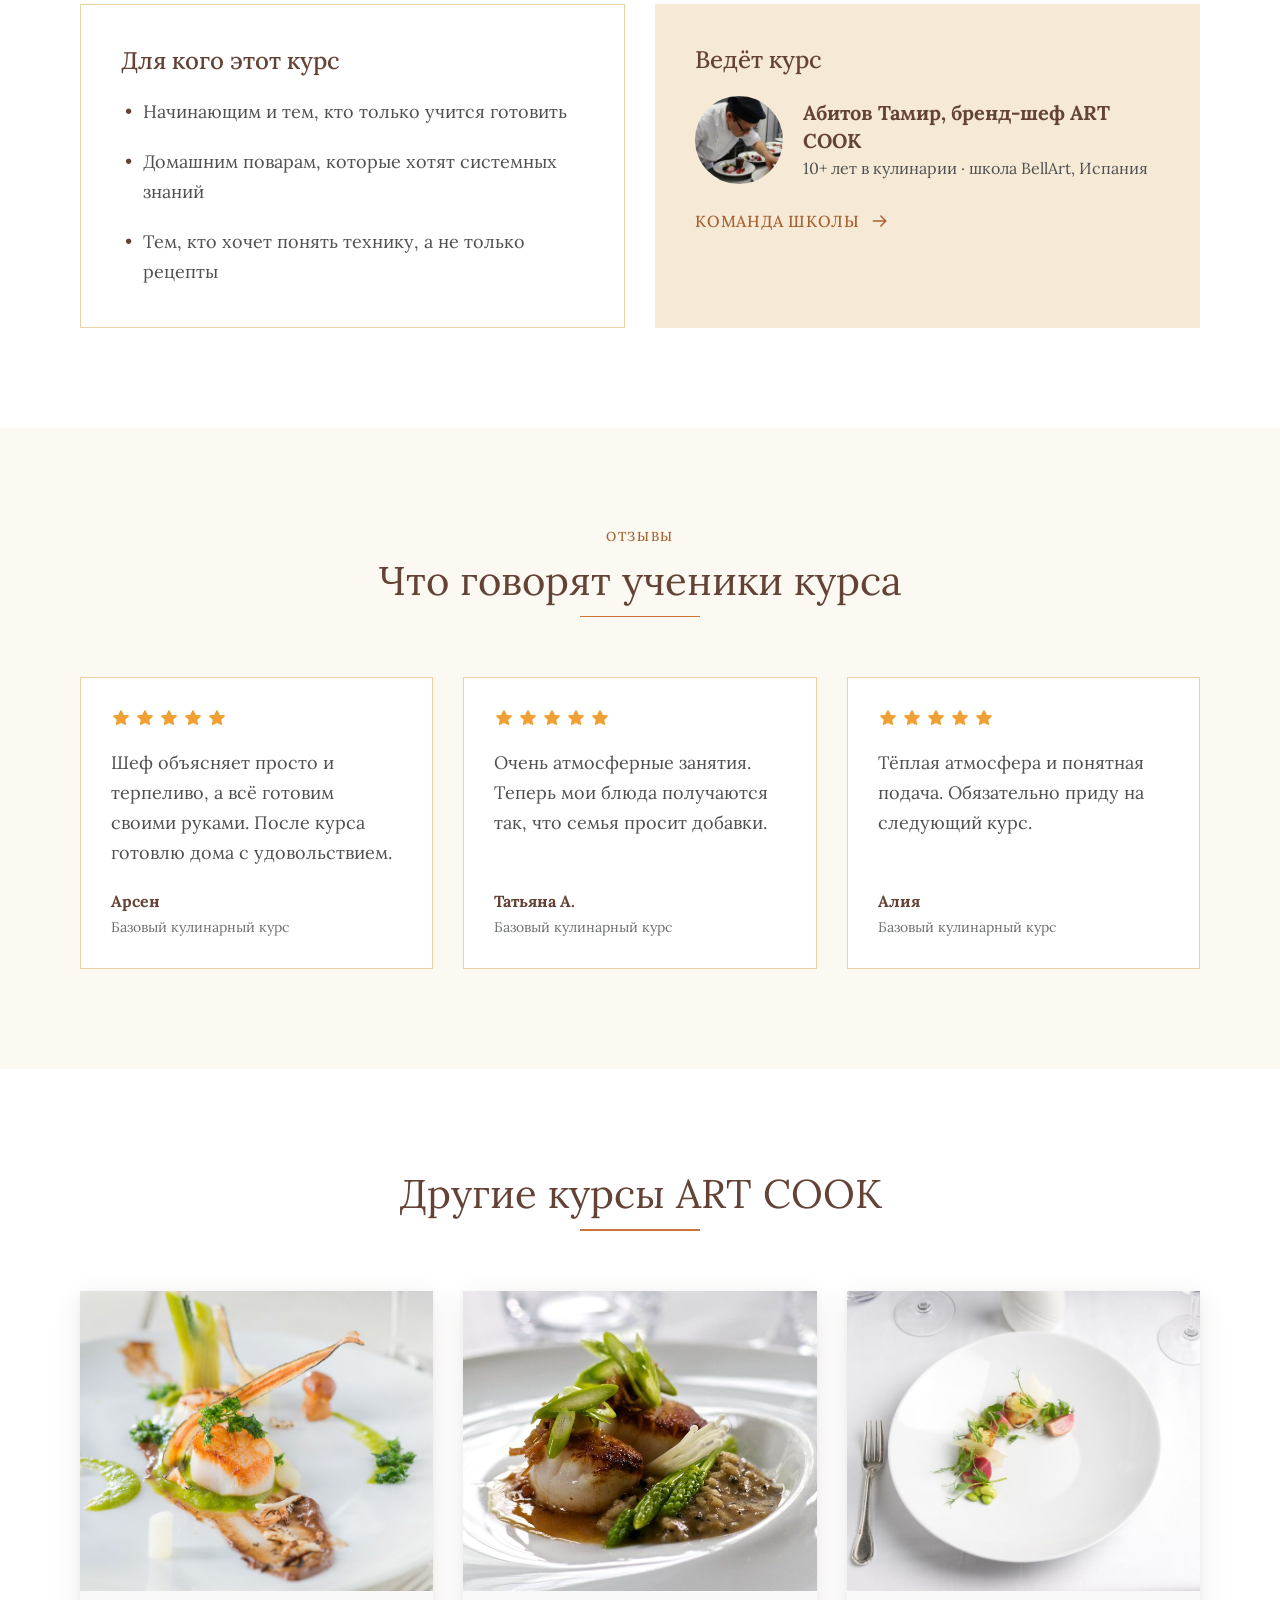
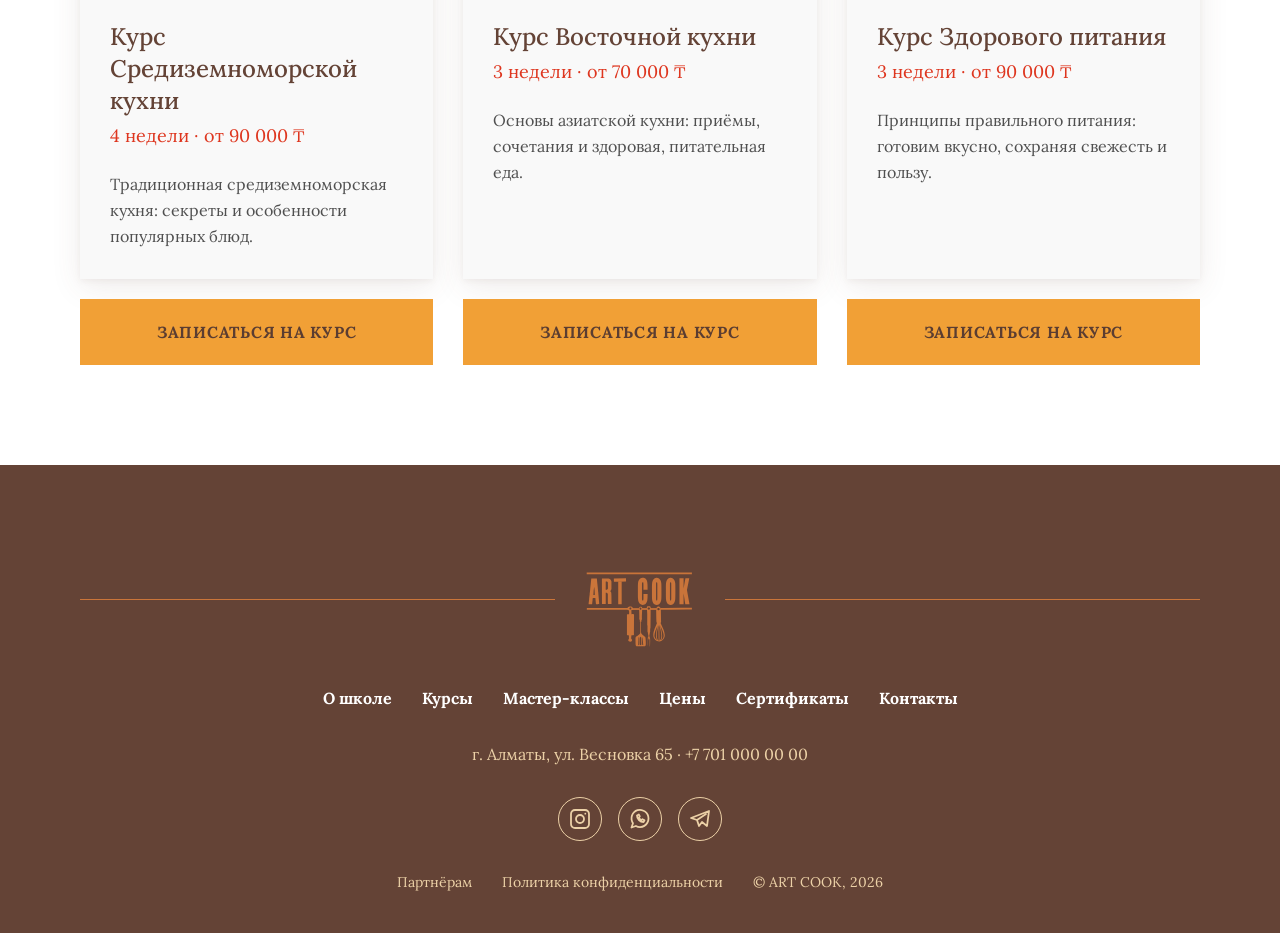
<file: course-basic.html>
<!doctype html>
<html lang="ru">
<head>
<meta charset="utf-8">
<meta name="viewport" content="width=device-width, initial-scale=1">
<title>Базовый кулинарный курс | ART COOK</title>
<meta name="description" content="Базовый кулинарный курс в кулинарной школе ART COOK, Алматы: 4 недели, от 90 000 ₸. Техники нарезки, бульоны, соусы и блюда мировой кухни. Курс для тех, кто начинает с нуля.">

<meta property="og:type" content="website">
<meta property="og:title" content="Базовый кулинарный курс | ART COOK">
<meta property="og:description" content="Базовый кулинарный курс в кулинарной школе ART COOK, Алматы: 4 недели, от 90 000 ₸. Техники нарезки, бульоны, соусы и блюда мировой кухни. Курс для тех, кто начинает с нуля.">
<meta property="og:image" content="https://tanyaaisen07-uiux.github.io/art-cook/assets/img/hero.jpg">
<meta property="og:locale" content="ru_RU">
<meta name="theme-color" content="#644336">
<link rel="icon" href="assets/img/favicon-32.png" sizes="32x32" type="image/png">
<link rel="icon" href="assets/svg/favicon.svg" type="image/svg+xml">
<link rel="apple-touch-icon" href="assets/img/apple-touch-icon.png">
<link rel="preload" href="assets/fonts/lora-cyrillic-400-normal.woff2" as="font" type="font/woff2" crossorigin>
<link rel="stylesheet" href="assets/css/fonts.css">
<link rel="stylesheet" href="assets/css/tokens.css">
<link rel="stylesheet" href="assets/css/styles.css">
</head>
<body class="has-sticky-cta">
<a class="skip-link" href="#main">Перейти к содержанию</a>
<header class="header">
  <div class="header__bar">
    <a class="header__logo" href="index.html" aria-label="ART COOK, на главную"><img src="assets/svg/logo.svg" alt="ART COOK" width="100" height="100"></a>
    <nav class="nav" aria-label="Основное меню"><a href="about.html">О школе</a><a href="courses.html" aria-current="page">Курсы</a><a href="master-classes.html">Мастер-классы</a><a href="prices.html">Цены</a><a href="gift.html">Сертификаты</a><a href="contacts.html">Контакты</a></nav>
    <div class="header__contact"><a class="header__phone" href="tel:+77010000000">+7 701 000 00 00</a><button type="button" class="header__callback" data-open="callback">Обратный звонок</button></div>
    <a class="btn btn--primary header__cta" href="booking.html" >Записаться</a>
    <span class="header__spacer"></span>
    <a class="header__icon-btn" href="tel:+77010000000" aria-label="Позвонить +7 701 000 00 00"><svg class="icon" aria-hidden="true"><use href="assets/svg/icons.svg#phone"></use></svg></a>
    <button type="button" class="header__icon-btn" aria-label="Открыть меню" aria-expanded="false" aria-controls="menu" data-menu-open><svg class="icon" aria-hidden="true"><use href="assets/svg/icons.svg#menu"></use></svg></button>
  </div>
</header>
<div class="menu" id="menu" role="dialog" aria-modal="true" aria-label="Меню">
  <div class="menu__bar"><a href="index.html" aria-label="На главную"><img src="assets/svg/logo.svg" alt="ART COOK" width="56" height="56"></a><span class="header__spacer"></span><button type="button" class="header__icon-btn" aria-label="Закрыть меню" data-menu-close style="display:inline-flex"><svg class="icon" aria-hidden="true"><use href="assets/svg/icons.svg#close"></use></svg></button></div>
  <nav class="menu__list" aria-label="Меню"><a href="about.html">О школе<svg class="icon" aria-hidden="true"><use href="assets/svg/icons.svg#chevron-right"></use></svg></a><a href="courses.html" aria-current="page">Курсы<svg class="icon" aria-hidden="true"><use href="assets/svg/icons.svg#chevron-right"></use></svg></a><a href="master-classes.html">Мастер-классы<svg class="icon" aria-hidden="true"><use href="assets/svg/icons.svg#chevron-right"></use></svg></a><a href="prices.html">Цены<svg class="icon" aria-hidden="true"><use href="assets/svg/icons.svg#chevron-right"></use></svg></a><a href="gift.html">Сертификаты<svg class="icon" aria-hidden="true"><use href="assets/svg/icons.svg#chevron-right"></use></svg></a><a href="contacts.html">Контакты<svg class="icon" aria-hidden="true"><use href="assets/svg/icons.svg#chevron-right"></use></svg></a></nav>
  <div class="menu__actions">
    <a class="btn btn--primary btn--block" href="booking.html" >Записаться</a>
    <button type="button" class="btn btn--secondary btn--block" data-open="callback">Обратный звонок</button>
    <a class="menu__phone" href="tel:+77010000000">+7 701 000 00 00</a>
    <p class="menu__addr">г. Алматы, ул. Весновка 65</p>
  </div>
</div>
<main id="main">

<section class="section section--intro">
  <div class="container stack-60">
    <nav class="crumbs" aria-label="Хлебные крошки"><a href="index.html">Главная</a><span aria-hidden="true">/</span><a href="courses.html">Курсы</a><span aria-hidden="true">/</span><span aria-current="page">Базовый кулинарный курс</span></nav>
    <div class="course-hero">
      <div class="course-hero__photo"><img src="assets/img/course-basic.jpg" alt="Базовый кулинарный курс" width="480" height="718"></div>
      <div class="course-hero__info">
        <span class="course-icon" data-gif="assets/icons/course-basic.gif"><img src="assets/icons/course-basic.png" alt="" width="80" height="80"></span>
        <h1 class="h1">Базовый кулинарный курс</h1>
        <div class="facts"><div class="fact"><p class="overline">Продолжительность</p><p class="h5">4 недели</p></div><div class="fact"><p class="overline">Стоимость</p><p class="h5">от 90 000 ₸</p></div><div class="fact"><p class="overline">Даты</p><p class="h5">индивидуально</p></div></div>
        <p class="body">Вы изучите все важнейшие моменты приготовления еды: от техник нарезки и бульонов до соусов, различных блюд и сложных гастрономических конструкций. Научитесь понимать правила разделки и сочетания продуктов и узнаете тонкости блюд мировой кухни. Курс подходит тем, у кого начальный уровень знаний или нет его совсем.</p>
        <div class="actions actions--m-stack"><a class="btn btn--primary" href="booking.html?course=basic" >Записаться на курс</a><button type="button" class="link" data-open="callback" data-topic="Вопрос: Базовый кулинарный курс">Задать вопрос<svg class="icon icon-20" aria-hidden="true"><use href="assets/svg/icons.svg#arrow-right"></use></svg></button></div>
      </div>
    </div>
  </div>
</section>
<section class="section section--cream">
  <div class="container stack-60">
    <div class="sh"><p class="overline">4 недели · 4 сессии</p><h2 class="h2">Программа курса</h2><span class="sh__divider" aria-hidden="true"></span></div>
    <ol class="timeline" style="--steps:4;padding:0;margin:0;list-style:none"><li class="step"><div class="step__marker"><span class="step__num">1</span></div><div class="step__text"><p class="overline">Сессия 1</p><p class="h4">Овощи</p></div></li><li class="step"><div class="step__marker"><span class="step__num">2</span></div><div class="step__text"><p class="overline">Сессия 2</p><p class="h4">Рыба</p></div></li><li class="step"><div class="step__marker"><span class="step__num">3</span></div><div class="step__text"><p class="overline">Сессия 3</p><p class="h4">Курица</p></div></li><li class="step"><div class="step__marker"><span class="step__num">4</span></div><div class="step__text"><p class="overline">Сессия 4</p><p class="h4">Мясо</p></div></li></ol>
  </div>
</section>
<section class="section">
  <div class="container split-2">
    <div class="panel panel--border"><h2 class="h4">Для кого этот курс</h2><ul class="bullets body stack gap-20"><li>Начинающим и тем, кто только учится готовить</li><li>Домашним поварам, которые хотят системных знаний</li><li>Тем, кто хочет понять технику, а не только рецепты</li></ul></div>
    <div class="panel panel--beige"><h2 class="h4">Ведёт курс</h2><div class="chef-row"><img src="assets/img/chef.jpg" alt="Абитов Тамир" width="88" height="88" loading="lazy" decoding="async"><div><p class="h5">Абитов Тамир, бренд-шеф ART COOK</p><p class="body-s">10+ лет в кулинарии · школа BellArt, Испания</p></div></div><div><a class="link" href="about.html" >Команда школы<svg class="icon icon-20" aria-hidden="true"><use href="assets/svg/icons.svg#arrow-right"></use></svg></a></div></div>
  </div>
</section>
<section class="section section--cream">
  <div class="container stack-60">
    <div class="sh sh--center"><p class="overline">Отзывы</p><h2 class="h2">Что говорят ученики курса</h2><span class="sh__divider" aria-hidden="true"></span></div>
    <div class="cards-3"><figure class="review"><div class="stars" role="img" aria-label="Оценка 5 из 5"><svg class="icon" aria-hidden="true"><use href="assets/svg/icons.svg#star-fill"></use></svg><svg class="icon" aria-hidden="true"><use href="assets/svg/icons.svg#star-fill"></use></svg><svg class="icon" aria-hidden="true"><use href="assets/svg/icons.svg#star-fill"></use></svg><svg class="icon" aria-hidden="true"><use href="assets/svg/icons.svg#star-fill"></use></svg><svg class="icon" aria-hidden="true"><use href="assets/svg/icons.svg#star-fill"></use></svg></div><blockquote class="body">Шеф объясняет просто и терпеливо, а всё готовим своими руками. После курса готовлю дома с удовольствием.</blockquote><figcaption class="review__author"><span class="review__name">Арсен</span><span class="caption text-muted">Базовый кулинарный курс</span></figcaption></figure><figure class="review"><div class="stars" role="img" aria-label="Оценка 5 из 5"><svg class="icon" aria-hidden="true"><use href="assets/svg/icons.svg#star-fill"></use></svg><svg class="icon" aria-hidden="true"><use href="assets/svg/icons.svg#star-fill"></use></svg><svg class="icon" aria-hidden="true"><use href="assets/svg/icons.svg#star-fill"></use></svg><svg class="icon" aria-hidden="true"><use href="assets/svg/icons.svg#star-fill"></use></svg><svg class="icon" aria-hidden="true"><use href="assets/svg/icons.svg#star-fill"></use></svg></div><blockquote class="body">Очень атмосферные занятия. Теперь мои блюда получаются так, что семья просит добавки.</blockquote><figcaption class="review__author"><span class="review__name">Татьяна А.</span><span class="caption text-muted">Базовый кулинарный курс</span></figcaption></figure><figure class="review"><div class="stars" role="img" aria-label="Оценка 5 из 5"><svg class="icon" aria-hidden="true"><use href="assets/svg/icons.svg#star-fill"></use></svg><svg class="icon" aria-hidden="true"><use href="assets/svg/icons.svg#star-fill"></use></svg><svg class="icon" aria-hidden="true"><use href="assets/svg/icons.svg#star-fill"></use></svg><svg class="icon" aria-hidden="true"><use href="assets/svg/icons.svg#star-fill"></use></svg><svg class="icon" aria-hidden="true"><use href="assets/svg/icons.svg#star-fill"></use></svg></div><blockquote class="body">Тёплая атмосфера и понятная подача. Обязательно приду на следующий курс.</blockquote><figcaption class="review__author"><span class="review__name">Алия</span><span class="caption text-muted">Базовый кулинарный курс</span></figcaption></figure></div>
  </div>
</section>
<section class="section">
  <div class="container stack-60">
    <div class="sh sh--center"><h2 class="h2">Другие курсы ART COOK</h2><span class="sh__divider" aria-hidden="true"></span></div>
    <div class="scroller"><div class="cards-3 scroller__track"><div class="course-item">
  <a class="course-card" href="course-mediterranean.html">
    <div class="course-card__photo"><img src="assets/img/card-mediterranean.jpg" alt="Курс Средиземноморской кухни" width="540" height="300" loading="lazy" decoding="async"></div>
    <div class="course-card__body">
      <div class="course-card__titles"><h3 class="h4">Курс Средиземноморской кухни</h3><p class="body course-card__meta">4 недели · от 90 000 ₸</p></div>
      <p class="body-s">Традиционная средиземноморская кухня: секреты и особенности популярных блюд.</p>
    </div>
  </a>
  <a class="btn btn--primary btn--block" href="booking.html?course=mediterranean" >Записаться на курс</a>
</div><div class="course-item">
  <a class="course-card" href="course-eastern.html">
    <div class="course-card__photo"><img src="assets/img/card-eastern.jpg" alt="Курс Восточной кухни" width="540" height="300" loading="lazy" decoding="async"></div>
    <div class="course-card__body">
      <div class="course-card__titles"><h3 class="h4">Курс Восточной кухни</h3><p class="body course-card__meta">3 недели · от 70 000 ₸</p></div>
      <p class="body-s">Основы азиатской кухни: приёмы, сочетания и здоровая, питательная еда.</p>
    </div>
  </a>
  <a class="btn btn--primary btn--block" href="booking.html?course=eastern" >Записаться на курс</a>
</div><div class="course-item">
  <a class="course-card" href="course-healthy.html">
    <div class="course-card__photo"><img src="assets/img/card-healthy.jpg" alt="Курс Здорового питания" width="540" height="300" loading="lazy" decoding="async"></div>
    <div class="course-card__body">
      <div class="course-card__titles"><h3 class="h4">Курс Здорового питания</h3><p class="body course-card__meta">3 недели · от 90 000 ₸</p></div>
      <p class="body-s">Принципы правильного питания: готовим вкусно, сохраняя свежесть и пользу.</p>
    </div>
  </a>
  <a class="btn btn--primary btn--block" href="booking.html?course=healthy" >Записаться на курс</a>
</div></div><button type="button" class="scroll-hint" aria-label="Листать дальше" data-scroll-next><svg class="icon" aria-hidden="true"><use href="assets/svg/icons.svg#chevron-right"></use></svg></button></div>
  </div>
</section>
<div class="sticky-cta"><div class="sticky-cta__price"><span>Стоимость</span><b>от 90 000 ₸</b></div><a class="btn btn--primary" href="booking.html?course=basic" >Записаться</a></div>

</main>
<footer class="footer">
  <div class="container footer__inner">
    <div class="footer__logo-row"><a href="index.html" aria-label="ART COOK, на главную"><img src="assets/svg/logo-footer.svg" alt="ART COOK" width="110" height="110" loading="lazy"></a></div>
    <nav class="footer__nav" aria-label="Меню в подвале"><a href="about.html">О школе</a><a href="courses.html">Курсы</a><a href="master-classes.html">Мастер-классы</a><a href="prices.html">Цены</a><a href="gift.html">Сертификаты</a><a href="contacts.html">Контакты</a></nav>
    <p class="footer__addr">г. Алматы, ул. Весновка 65 · <a href="tel:+77010000000">+7 701 000 00 00</a></p>
    <div class="socials">
      <a class="social" href="https://www.instagram.com/" target="_blank" rel="noopener" aria-label="Instagram"><svg class="icon" aria-hidden="true"><use href="assets/svg/icons.svg#instagram"></use></svg></a>
      <a class="social" href="https://wa.me/77010000000" target="_blank" rel="noopener" aria-label="WhatsApp"><svg class="icon" aria-hidden="true"><use href="assets/svg/icons.svg#whatsapp"></use></svg></a>
      <a class="social" href="https://t.me/" target="_blank" rel="noopener" aria-label="Telegram"><svg class="icon" aria-hidden="true"><use href="assets/svg/icons.svg#telegram"></use></svg></a>
    </div>
    <div class="footer__bottom"><a href="contacts.html#partners">Партнёрам</a><a href="privacy.html">Политика конфиденциальности</a><span>© ART COOK, <span data-year>2026</span></span></div>
  </div>
</footer>
<div class="modal" id="callback" aria-hidden="true">
  <div class="modal__scrim" data-close></div>
  <div class="modal__dialog" role="dialog" aria-modal="true" aria-labelledby="cb-title">
    <div data-state="form" class="stack gap-20">
      <div class="modal__top"><h2 class="h4" id="cb-title">Обратный звонок</h2><button type="button" class="modal__close" aria-label="Закрыть" data-close><svg class="icon" aria-hidden="true"><use href="assets/svg/icons.svg#close"></use></svg></button></div>
      <p class="body">Оставьте телефон, и мы перезвоним в рабочее время</p>
      <form class="form js-form" data-kind="callback" novalidate>
        <input type="hidden" name="topic" value="Обратный звонок">
        <p class="caption text-muted">* обязательные поля</p>
        <div class="field" data-field="name">
  <label class="field__label" for="f-name-cb">Имя *</label>
  <div class="field__control"><input id="f-name-cb" name="name" type="text" placeholder="Введите имя" required autocomplete="name"></div>
  <p class="field__helper">Укажите имя</p>
</div>
        <div class="field" data-field="phone">
  <label class="field__label" for="f-phone-cb">Телефон *</label>
  <div class="field__control"><input id="f-phone-cb" name="phone" type="tel" placeholder="+7 (___) ___-__-__" required inputmode="tel" autocomplete="tel"></div>
  <p class="field__helper">Введите номер полностью: +7 (XXX) XXX-XX-XX</p>
</div>
        <div class="field" data-field="time">
  <label class="field__label" for="f-time-cb">Удобное время</label>
  <div class="field__control"><select id="f-time-cb" name="time"><option value="Любое" selected>Любое</option><option value="10:00–13:00">Утром, 10:00–13:00</option><option value="13:00–17:00">Днём, 13:00–17:00</option><option value="17:00–20:00">Вечером, 17:00–20:00</option></select><svg class="icon field__chevron" aria-hidden="true"><use href="assets/svg/icons.svg#chevron-down"></use></svg></div>
  <p class="field__helper"></p>
</div>
        <label class="check" data-field="consent"><input type="checkbox" name="consent" required id="f-consent-cb"><span>Согласен на обработку персональных данных. <a href="privacy.html">Политика конфиденциальности</a></span></label><p class="form-error">Подтвердите согласие на обработку данных</p>
        <button type="submit" class="btn btn--primary btn--block">Перезвоните мне<svg class="icon" aria-hidden="true"><use href="assets/svg/icons.svg#phone"></use></svg></button>
      </form>
    </div>
    <div data-state="success" class="stack gap-20">
      <div class="modal__top"><h2 class="h4">Спасибо!</h2><button type="button" class="modal__close" aria-label="Закрыть" data-close><svg class="icon" aria-hidden="true"><use href="assets/svg/icons.svg#close"></use></svg></button></div>
      <p class="body">Мы перезвоним вам в рабочее время.</p>
      <button type="button" class="btn btn--secondary btn--block" data-close>Закрыть</button>
    </div>
  </div>
</div>
<script src="assets/js/main.js" defer></script>
</body>
</html>
</file>
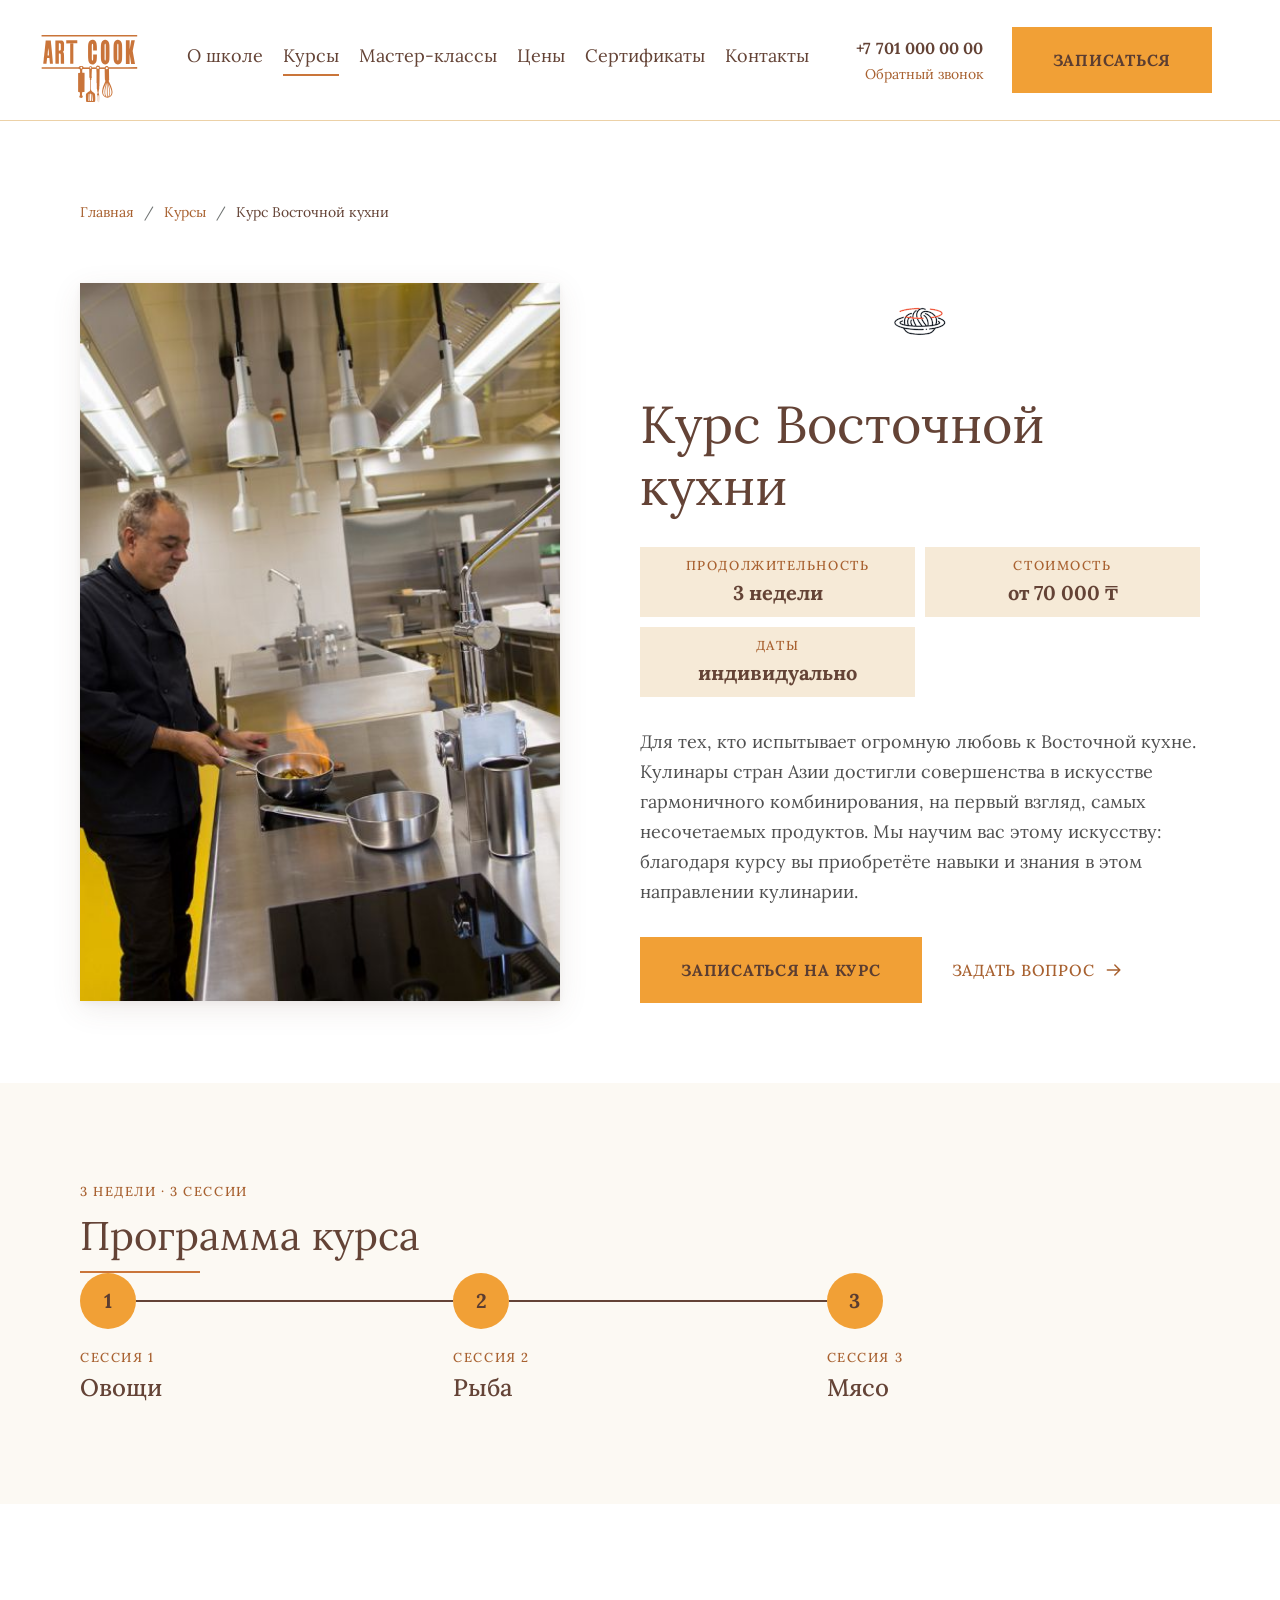
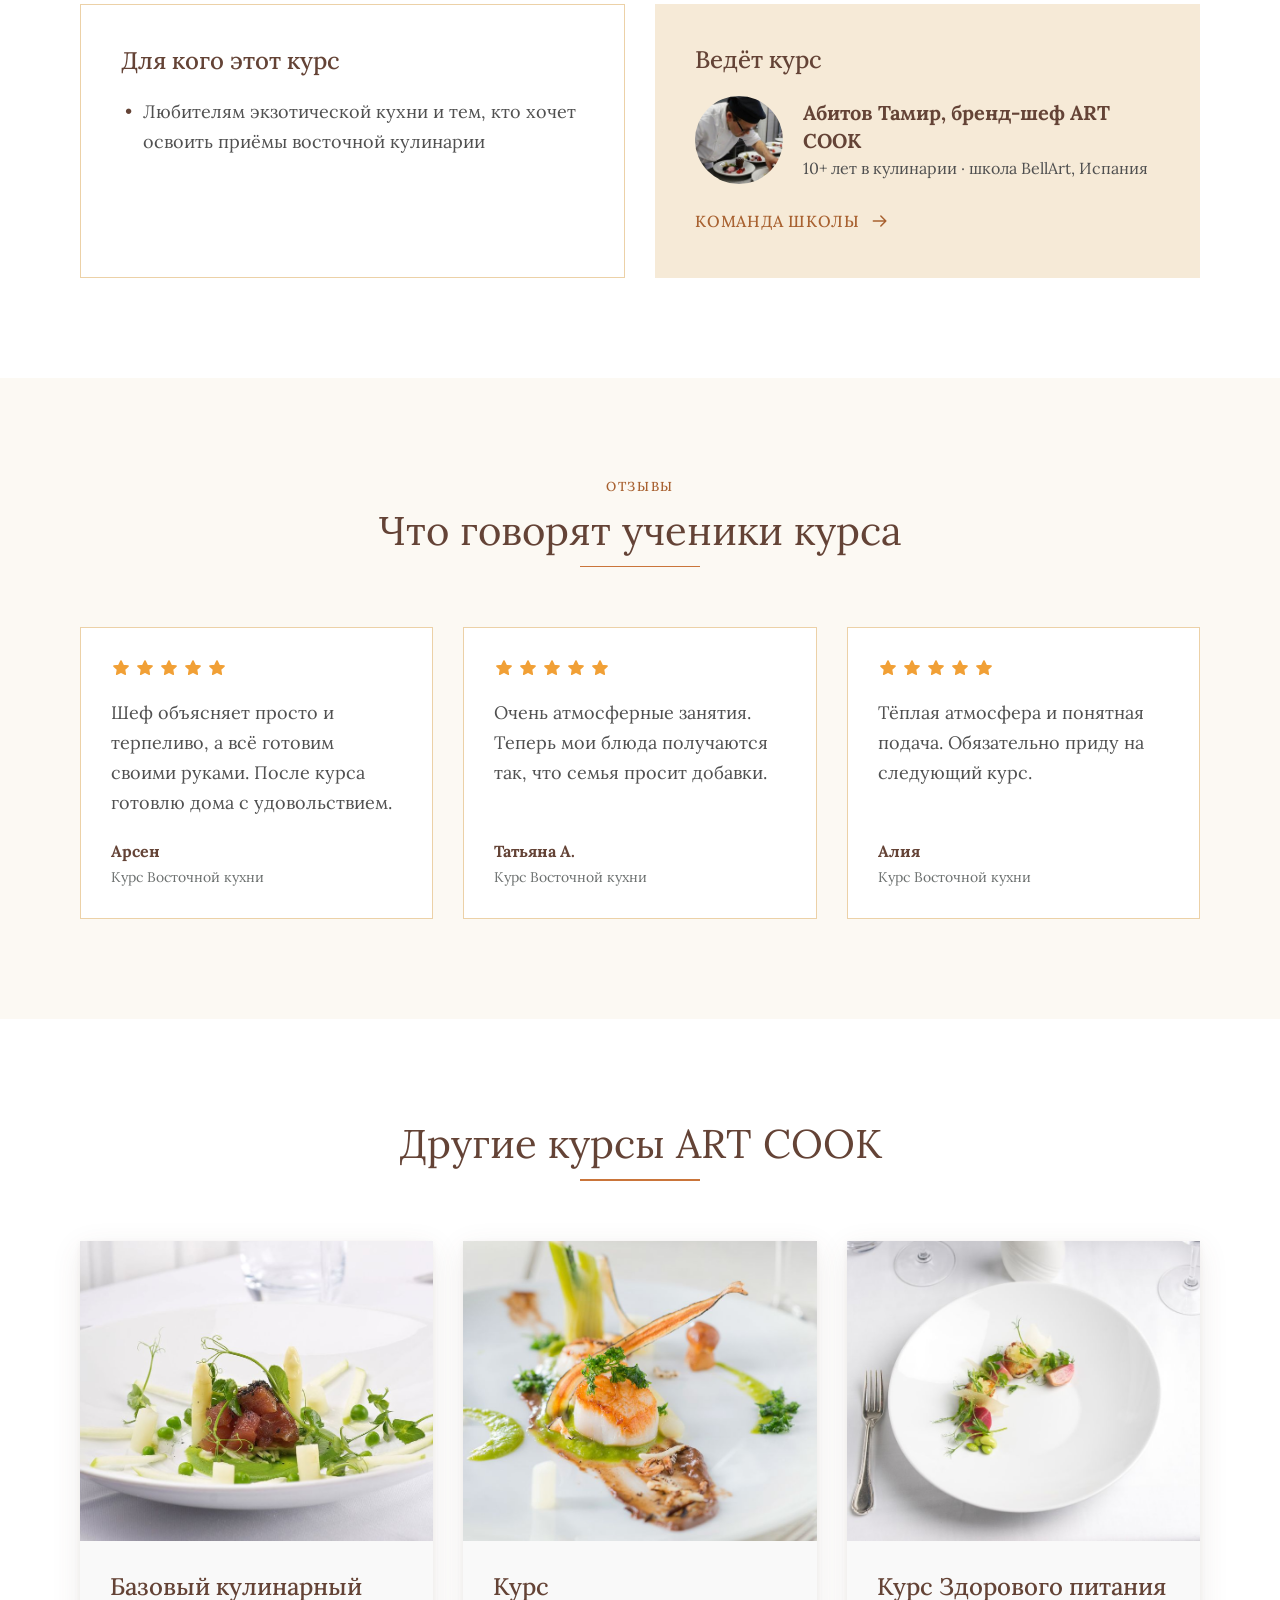
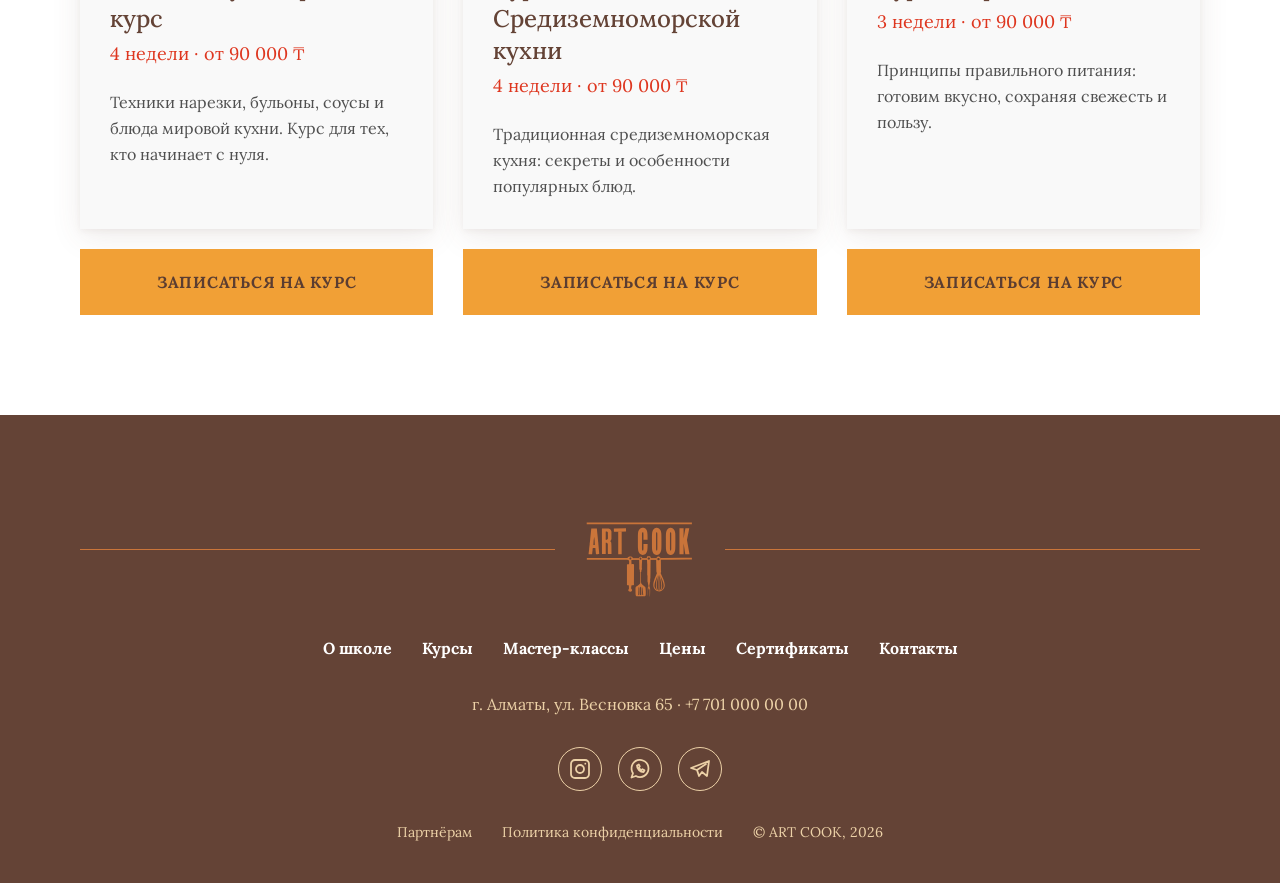
<file: course-eastern.html>
<!doctype html>
<html lang="ru">
<head>
<meta charset="utf-8">
<meta name="viewport" content="width=device-width, initial-scale=1">
<title>Курс Восточной кухни | ART COOK</title>
<meta name="description" content="Курс Восточной кухни в кулинарной школе ART COOK, Алматы: 3 недели, от 70 000 ₸. Основы азиатской кухни: приёмы, сочетания и здоровая, питательная еда.">

<meta property="og:type" content="website">
<meta property="og:title" content="Курс Восточной кухни | ART COOK">
<meta property="og:description" content="Курс Восточной кухни в кулинарной школе ART COOK, Алматы: 3 недели, от 70 000 ₸. Основы азиатской кухни: приёмы, сочетания и здоровая, питательная еда.">
<meta property="og:image" content="https://tanyaaisen07-uiux.github.io/art-cook/assets/img/hero.jpg">
<meta property="og:locale" content="ru_RU">
<meta name="theme-color" content="#644336">
<link rel="icon" href="assets/img/favicon-32.png" sizes="32x32" type="image/png">
<link rel="icon" href="assets/svg/favicon.svg" type="image/svg+xml">
<link rel="apple-touch-icon" href="assets/img/apple-touch-icon.png">
<link rel="preload" href="assets/fonts/lora-cyrillic-400-normal.woff2" as="font" type="font/woff2" crossorigin>
<link rel="stylesheet" href="assets/css/fonts.css">
<link rel="stylesheet" href="assets/css/tokens.css">
<link rel="stylesheet" href="assets/css/styles.css">
</head>
<body class="has-sticky-cta">
<a class="skip-link" href="#main">Перейти к содержанию</a>
<header class="header">
  <div class="header__bar">
    <a class="header__logo" href="index.html" aria-label="ART COOK, на главную"><img src="assets/svg/logo.svg" alt="ART COOK" width="100" height="100"></a>
    <nav class="nav" aria-label="Основное меню"><a href="about.html">О школе</a><a href="courses.html" aria-current="page">Курсы</a><a href="master-classes.html">Мастер-классы</a><a href="prices.html">Цены</a><a href="gift.html">Сертификаты</a><a href="contacts.html">Контакты</a></nav>
    <div class="header__contact"><a class="header__phone" href="tel:+77010000000">+7 701 000 00 00</a><button type="button" class="header__callback" data-open="callback">Обратный звонок</button></div>
    <a class="btn btn--primary header__cta" href="booking.html" >Записаться</a>
    <span class="header__spacer"></span>
    <a class="header__icon-btn" href="tel:+77010000000" aria-label="Позвонить +7 701 000 00 00"><svg class="icon" aria-hidden="true"><use href="assets/svg/icons.svg#phone"></use></svg></a>
    <button type="button" class="header__icon-btn" aria-label="Открыть меню" aria-expanded="false" aria-controls="menu" data-menu-open><svg class="icon" aria-hidden="true"><use href="assets/svg/icons.svg#menu"></use></svg></button>
  </div>
</header>
<div class="menu" id="menu" role="dialog" aria-modal="true" aria-label="Меню">
  <div class="menu__bar"><a href="index.html" aria-label="На главную"><img src="assets/svg/logo.svg" alt="ART COOK" width="56" height="56"></a><span class="header__spacer"></span><button type="button" class="header__icon-btn" aria-label="Закрыть меню" data-menu-close style="display:inline-flex"><svg class="icon" aria-hidden="true"><use href="assets/svg/icons.svg#close"></use></svg></button></div>
  <nav class="menu__list" aria-label="Меню"><a href="about.html">О школе<svg class="icon" aria-hidden="true"><use href="assets/svg/icons.svg#chevron-right"></use></svg></a><a href="courses.html" aria-current="page">Курсы<svg class="icon" aria-hidden="true"><use href="assets/svg/icons.svg#chevron-right"></use></svg></a><a href="master-classes.html">Мастер-классы<svg class="icon" aria-hidden="true"><use href="assets/svg/icons.svg#chevron-right"></use></svg></a><a href="prices.html">Цены<svg class="icon" aria-hidden="true"><use href="assets/svg/icons.svg#chevron-right"></use></svg></a><a href="gift.html">Сертификаты<svg class="icon" aria-hidden="true"><use href="assets/svg/icons.svg#chevron-right"></use></svg></a><a href="contacts.html">Контакты<svg class="icon" aria-hidden="true"><use href="assets/svg/icons.svg#chevron-right"></use></svg></a></nav>
  <div class="menu__actions">
    <a class="btn btn--primary btn--block" href="booking.html" >Записаться</a>
    <button type="button" class="btn btn--secondary btn--block" data-open="callback">Обратный звонок</button>
    <a class="menu__phone" href="tel:+77010000000">+7 701 000 00 00</a>
    <p class="menu__addr">г. Алматы, ул. Весновка 65</p>
  </div>
</div>
<main id="main">

<section class="section section--intro">
  <div class="container stack-60">
    <nav class="crumbs" aria-label="Хлебные крошки"><a href="index.html">Главная</a><span aria-hidden="true">/</span><a href="courses.html">Курсы</a><span aria-hidden="true">/</span><span aria-current="page">Курс Восточной кухни</span></nav>
    <div class="course-hero">
      <div class="course-hero__photo"><img src="assets/img/course-eastern.jpg" alt="Курс Восточной кухни" width="480" height="718"></div>
      <div class="course-hero__info">
        <span class="course-icon" data-gif="assets/icons/course-eastern.gif"><img src="assets/icons/course-eastern.png" alt="" width="80" height="80"></span>
        <h1 class="h1">Курс Восточной кухни</h1>
        <div class="facts"><div class="fact"><p class="overline">Продолжительность</p><p class="h5">3 недели</p></div><div class="fact"><p class="overline">Стоимость</p><p class="h5">от 70 000 ₸</p></div><div class="fact"><p class="overline">Даты</p><p class="h5">индивидуально</p></div></div>
        <p class="body">Для тех, кто испытывает огромную любовь к Восточной кухне. Кулинары стран Азии достигли совершенства в искусстве гармоничного комбинирования, на первый взгляд, самых несочетаемых продуктов. Мы научим вас этому искусству: благодаря курсу вы приобретёте навыки и знания в этом направлении кулинарии.</p>
        <div class="actions actions--m-stack"><a class="btn btn--primary" href="booking.html?course=eastern" >Записаться на курс</a><button type="button" class="link" data-open="callback" data-topic="Вопрос: Курс Восточной кухни">Задать вопрос<svg class="icon icon-20" aria-hidden="true"><use href="assets/svg/icons.svg#arrow-right"></use></svg></button></div>
      </div>
    </div>
  </div>
</section>
<section class="section section--cream">
  <div class="container stack-60">
    <div class="sh"><p class="overline">3 недели · 3 сессии</p><h2 class="h2">Программа курса</h2><span class="sh__divider" aria-hidden="true"></span></div>
    <ol class="timeline" style="--steps:3;padding:0;margin:0;list-style:none"><li class="step"><div class="step__marker"><span class="step__num">1</span></div><div class="step__text"><p class="overline">Сессия 1</p><p class="h4">Овощи</p></div></li><li class="step"><div class="step__marker"><span class="step__num">2</span></div><div class="step__text"><p class="overline">Сессия 2</p><p class="h4">Рыба</p></div></li><li class="step"><div class="step__marker"><span class="step__num">3</span></div><div class="step__text"><p class="overline">Сессия 3</p><p class="h4">Мясо</p></div></li></ol>
  </div>
</section>
<section class="section">
  <div class="container split-2">
    <div class="panel panel--border"><h2 class="h4">Для кого этот курс</h2><ul class="bullets body stack gap-20"><li>Любителям экзотической кухни и тем, кто хочет освоить приёмы восточной кулинарии</li></ul></div>
    <div class="panel panel--beige"><h2 class="h4">Ведёт курс</h2><div class="chef-row"><img src="assets/img/chef.jpg" alt="Абитов Тамир" width="88" height="88" loading="lazy" decoding="async"><div><p class="h5">Абитов Тамир, бренд-шеф ART COOK</p><p class="body-s">10+ лет в кулинарии · школа BellArt, Испания</p></div></div><div><a class="link" href="about.html" >Команда школы<svg class="icon icon-20" aria-hidden="true"><use href="assets/svg/icons.svg#arrow-right"></use></svg></a></div></div>
  </div>
</section>
<section class="section section--cream">
  <div class="container stack-60">
    <div class="sh sh--center"><p class="overline">Отзывы</p><h2 class="h2">Что говорят ученики курса</h2><span class="sh__divider" aria-hidden="true"></span></div>
    <div class="cards-3"><figure class="review"><div class="stars" role="img" aria-label="Оценка 5 из 5"><svg class="icon" aria-hidden="true"><use href="assets/svg/icons.svg#star-fill"></use></svg><svg class="icon" aria-hidden="true"><use href="assets/svg/icons.svg#star-fill"></use></svg><svg class="icon" aria-hidden="true"><use href="assets/svg/icons.svg#star-fill"></use></svg><svg class="icon" aria-hidden="true"><use href="assets/svg/icons.svg#star-fill"></use></svg><svg class="icon" aria-hidden="true"><use href="assets/svg/icons.svg#star-fill"></use></svg></div><blockquote class="body">Шеф объясняет просто и терпеливо, а всё готовим своими руками. После курса готовлю дома с удовольствием.</blockquote><figcaption class="review__author"><span class="review__name">Арсен</span><span class="caption text-muted">Курс Восточной кухни</span></figcaption></figure><figure class="review"><div class="stars" role="img" aria-label="Оценка 5 из 5"><svg class="icon" aria-hidden="true"><use href="assets/svg/icons.svg#star-fill"></use></svg><svg class="icon" aria-hidden="true"><use href="assets/svg/icons.svg#star-fill"></use></svg><svg class="icon" aria-hidden="true"><use href="assets/svg/icons.svg#star-fill"></use></svg><svg class="icon" aria-hidden="true"><use href="assets/svg/icons.svg#star-fill"></use></svg><svg class="icon" aria-hidden="true"><use href="assets/svg/icons.svg#star-fill"></use></svg></div><blockquote class="body">Очень атмосферные занятия. Теперь мои блюда получаются так, что семья просит добавки.</blockquote><figcaption class="review__author"><span class="review__name">Татьяна А.</span><span class="caption text-muted">Курс Восточной кухни</span></figcaption></figure><figure class="review"><div class="stars" role="img" aria-label="Оценка 5 из 5"><svg class="icon" aria-hidden="true"><use href="assets/svg/icons.svg#star-fill"></use></svg><svg class="icon" aria-hidden="true"><use href="assets/svg/icons.svg#star-fill"></use></svg><svg class="icon" aria-hidden="true"><use href="assets/svg/icons.svg#star-fill"></use></svg><svg class="icon" aria-hidden="true"><use href="assets/svg/icons.svg#star-fill"></use></svg><svg class="icon" aria-hidden="true"><use href="assets/svg/icons.svg#star-fill"></use></svg></div><blockquote class="body">Тёплая атмосфера и понятная подача. Обязательно приду на следующий курс.</blockquote><figcaption class="review__author"><span class="review__name">Алия</span><span class="caption text-muted">Курс Восточной кухни</span></figcaption></figure></div>
  </div>
</section>
<section class="section">
  <div class="container stack-60">
    <div class="sh sh--center"><h2 class="h2">Другие курсы ART COOK</h2><span class="sh__divider" aria-hidden="true"></span></div>
    <div class="scroller"><div class="cards-3 scroller__track"><div class="course-item">
  <a class="course-card" href="course-basic.html">
    <div class="course-card__photo"><img src="assets/img/card-basic.jpg" alt="Базовый кулинарный курс" width="540" height="300" loading="lazy" decoding="async"></div>
    <div class="course-card__body">
      <div class="course-card__titles"><h3 class="h4">Базовый кулинарный курс</h3><p class="body course-card__meta">4 недели · от 90 000 ₸</p></div>
      <p class="body-s">Техники нарезки, бульоны, соусы и блюда мировой кухни. Курс для тех, кто начинает с нуля.</p>
    </div>
  </a>
  <a class="btn btn--primary btn--block" href="booking.html?course=basic" >Записаться на курс</a>
</div><div class="course-item">
  <a class="course-card" href="course-mediterranean.html">
    <div class="course-card__photo"><img src="assets/img/card-mediterranean.jpg" alt="Курс Средиземноморской кухни" width="540" height="300" loading="lazy" decoding="async"></div>
    <div class="course-card__body">
      <div class="course-card__titles"><h3 class="h4">Курс Средиземноморской кухни</h3><p class="body course-card__meta">4 недели · от 90 000 ₸</p></div>
      <p class="body-s">Традиционная средиземноморская кухня: секреты и особенности популярных блюд.</p>
    </div>
  </a>
  <a class="btn btn--primary btn--block" href="booking.html?course=mediterranean" >Записаться на курс</a>
</div><div class="course-item">
  <a class="course-card" href="course-healthy.html">
    <div class="course-card__photo"><img src="assets/img/card-healthy.jpg" alt="Курс Здорового питания" width="540" height="300" loading="lazy" decoding="async"></div>
    <div class="course-card__body">
      <div class="course-card__titles"><h3 class="h4">Курс Здорового питания</h3><p class="body course-card__meta">3 недели · от 90 000 ₸</p></div>
      <p class="body-s">Принципы правильного питания: готовим вкусно, сохраняя свежесть и пользу.</p>
    </div>
  </a>
  <a class="btn btn--primary btn--block" href="booking.html?course=healthy" >Записаться на курс</a>
</div></div><button type="button" class="scroll-hint" aria-label="Листать дальше" data-scroll-next><svg class="icon" aria-hidden="true"><use href="assets/svg/icons.svg#chevron-right"></use></svg></button></div>
  </div>
</section>
<div class="sticky-cta"><div class="sticky-cta__price"><span>Стоимость</span><b>от 70 000 ₸</b></div><a class="btn btn--primary" href="booking.html?course=eastern" >Записаться</a></div>

</main>
<footer class="footer">
  <div class="container footer__inner">
    <div class="footer__logo-row"><a href="index.html" aria-label="ART COOK, на главную"><img src="assets/svg/logo-footer.svg" alt="ART COOK" width="110" height="110" loading="lazy"></a></div>
    <nav class="footer__nav" aria-label="Меню в подвале"><a href="about.html">О школе</a><a href="courses.html">Курсы</a><a href="master-classes.html">Мастер-классы</a><a href="prices.html">Цены</a><a href="gift.html">Сертификаты</a><a href="contacts.html">Контакты</a></nav>
    <p class="footer__addr">г. Алматы, ул. Весновка 65 · <a href="tel:+77010000000">+7 701 000 00 00</a></p>
    <div class="socials">
      <a class="social" href="https://www.instagram.com/" target="_blank" rel="noopener" aria-label="Instagram"><svg class="icon" aria-hidden="true"><use href="assets/svg/icons.svg#instagram"></use></svg></a>
      <a class="social" href="https://wa.me/77010000000" target="_blank" rel="noopener" aria-label="WhatsApp"><svg class="icon" aria-hidden="true"><use href="assets/svg/icons.svg#whatsapp"></use></svg></a>
      <a class="social" href="https://t.me/" target="_blank" rel="noopener" aria-label="Telegram"><svg class="icon" aria-hidden="true"><use href="assets/svg/icons.svg#telegram"></use></svg></a>
    </div>
    <div class="footer__bottom"><a href="contacts.html#partners">Партнёрам</a><a href="privacy.html">Политика конфиденциальности</a><span>© ART COOK, <span data-year>2026</span></span></div>
  </div>
</footer>
<div class="modal" id="callback" aria-hidden="true">
  <div class="modal__scrim" data-close></div>
  <div class="modal__dialog" role="dialog" aria-modal="true" aria-labelledby="cb-title">
    <div data-state="form" class="stack gap-20">
      <div class="modal__top"><h2 class="h4" id="cb-title">Обратный звонок</h2><button type="button" class="modal__close" aria-label="Закрыть" data-close><svg class="icon" aria-hidden="true"><use href="assets/svg/icons.svg#close"></use></svg></button></div>
      <p class="body">Оставьте телефон, и мы перезвоним в рабочее время</p>
      <form class="form js-form" data-kind="callback" novalidate>
        <input type="hidden" name="topic" value="Обратный звонок">
        <p class="caption text-muted">* обязательные поля</p>
        <div class="field" data-field="name">
  <label class="field__label" for="f-name-cb">Имя *</label>
  <div class="field__control"><input id="f-name-cb" name="name" type="text" placeholder="Введите имя" required autocomplete="name"></div>
  <p class="field__helper">Укажите имя</p>
</div>
        <div class="field" data-field="phone">
  <label class="field__label" for="f-phone-cb">Телефон *</label>
  <div class="field__control"><input id="f-phone-cb" name="phone" type="tel" placeholder="+7 (___) ___-__-__" required inputmode="tel" autocomplete="tel"></div>
  <p class="field__helper">Введите номер полностью: +7 (XXX) XXX-XX-XX</p>
</div>
        <div class="field" data-field="time">
  <label class="field__label" for="f-time-cb">Удобное время</label>
  <div class="field__control"><select id="f-time-cb" name="time"><option value="Любое" selected>Любое</option><option value="10:00–13:00">Утром, 10:00–13:00</option><option value="13:00–17:00">Днём, 13:00–17:00</option><option value="17:00–20:00">Вечером, 17:00–20:00</option></select><svg class="icon field__chevron" aria-hidden="true"><use href="assets/svg/icons.svg#chevron-down"></use></svg></div>
  <p class="field__helper"></p>
</div>
        <label class="check" data-field="consent"><input type="checkbox" name="consent" required id="f-consent-cb"><span>Согласен на обработку персональных данных. <a href="privacy.html">Политика конфиденциальности</a></span></label><p class="form-error">Подтвердите согласие на обработку данных</p>
        <button type="submit" class="btn btn--primary btn--block">Перезвоните мне<svg class="icon" aria-hidden="true"><use href="assets/svg/icons.svg#phone"></use></svg></button>
      </form>
    </div>
    <div data-state="success" class="stack gap-20">
      <div class="modal__top"><h2 class="h4">Спасибо!</h2><button type="button" class="modal__close" aria-label="Закрыть" data-close><svg class="icon" aria-hidden="true"><use href="assets/svg/icons.svg#close"></use></svg></button></div>
      <p class="body">Мы перезвоним вам в рабочее время.</p>
      <button type="button" class="btn btn--secondary btn--block" data-close>Закрыть</button>
    </div>
  </div>
</div>
<script src="assets/js/main.js" defer></script>
</body>
</html>
</file>
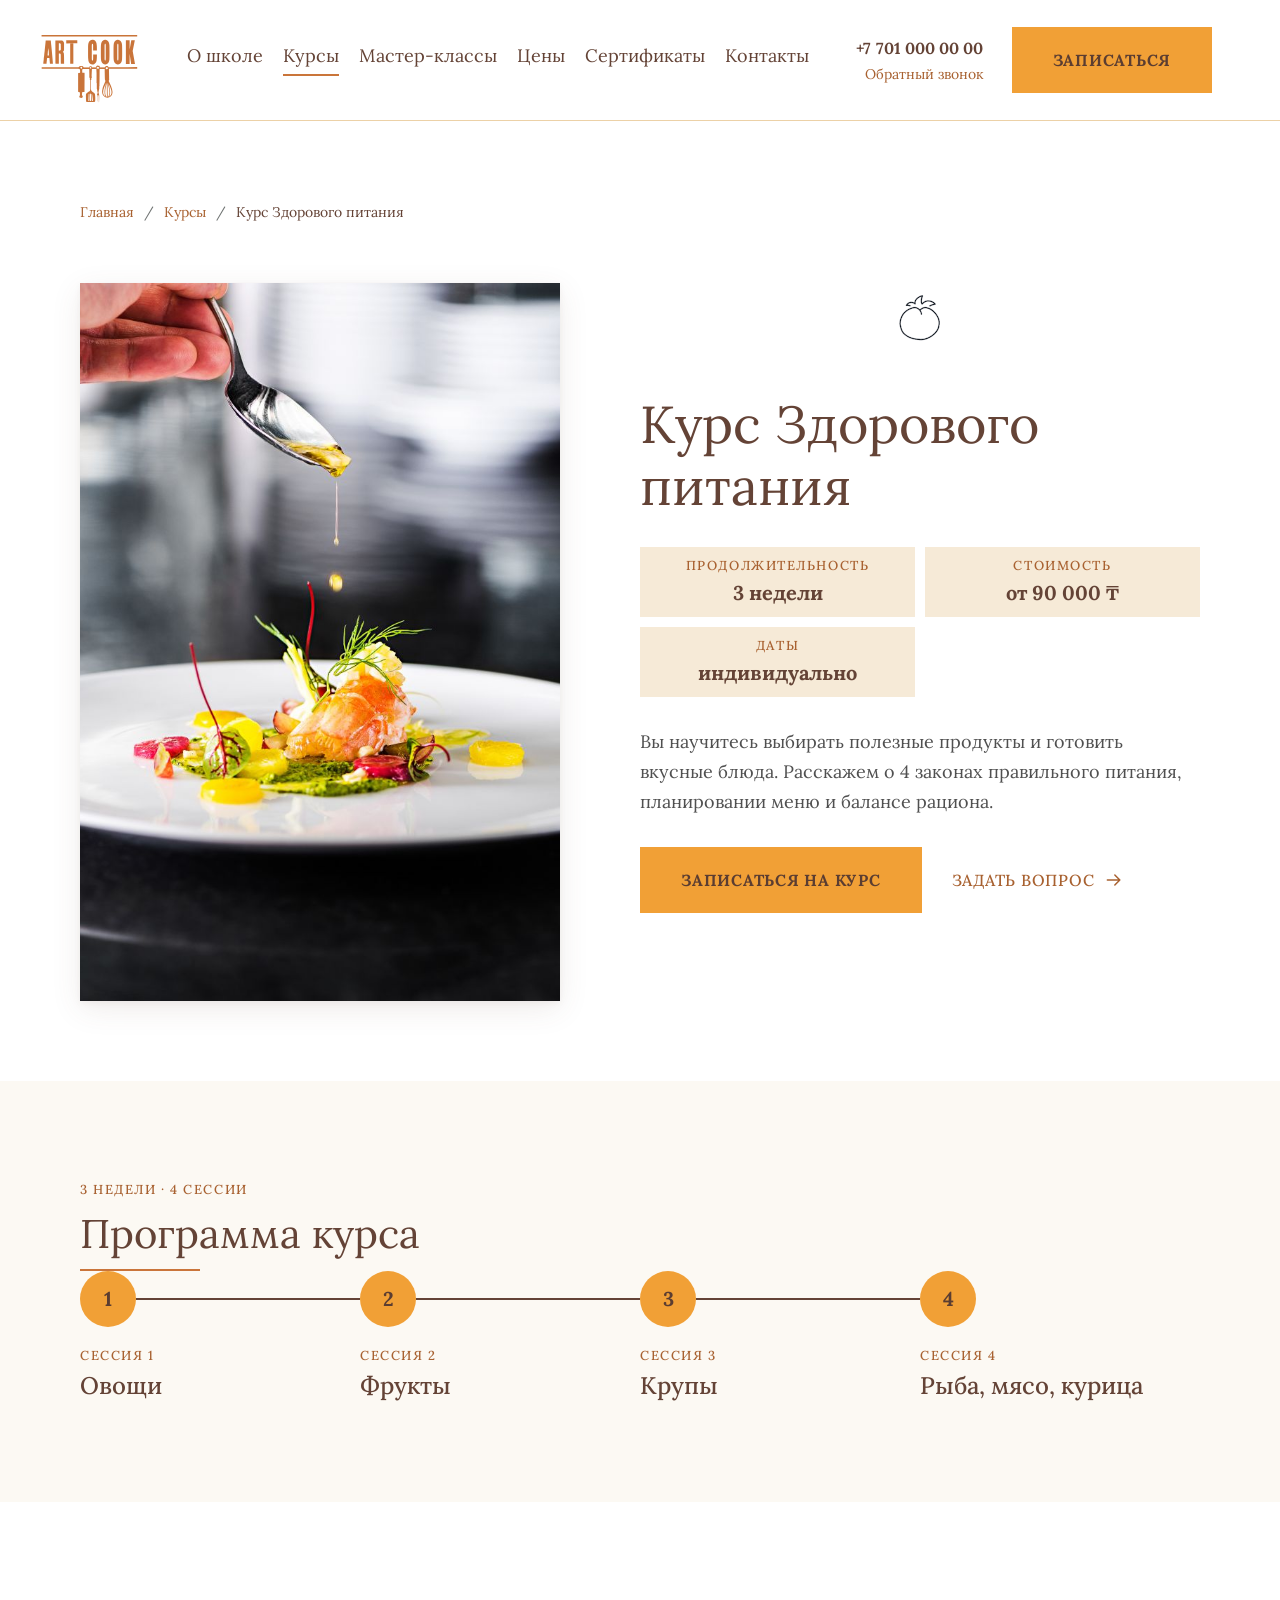
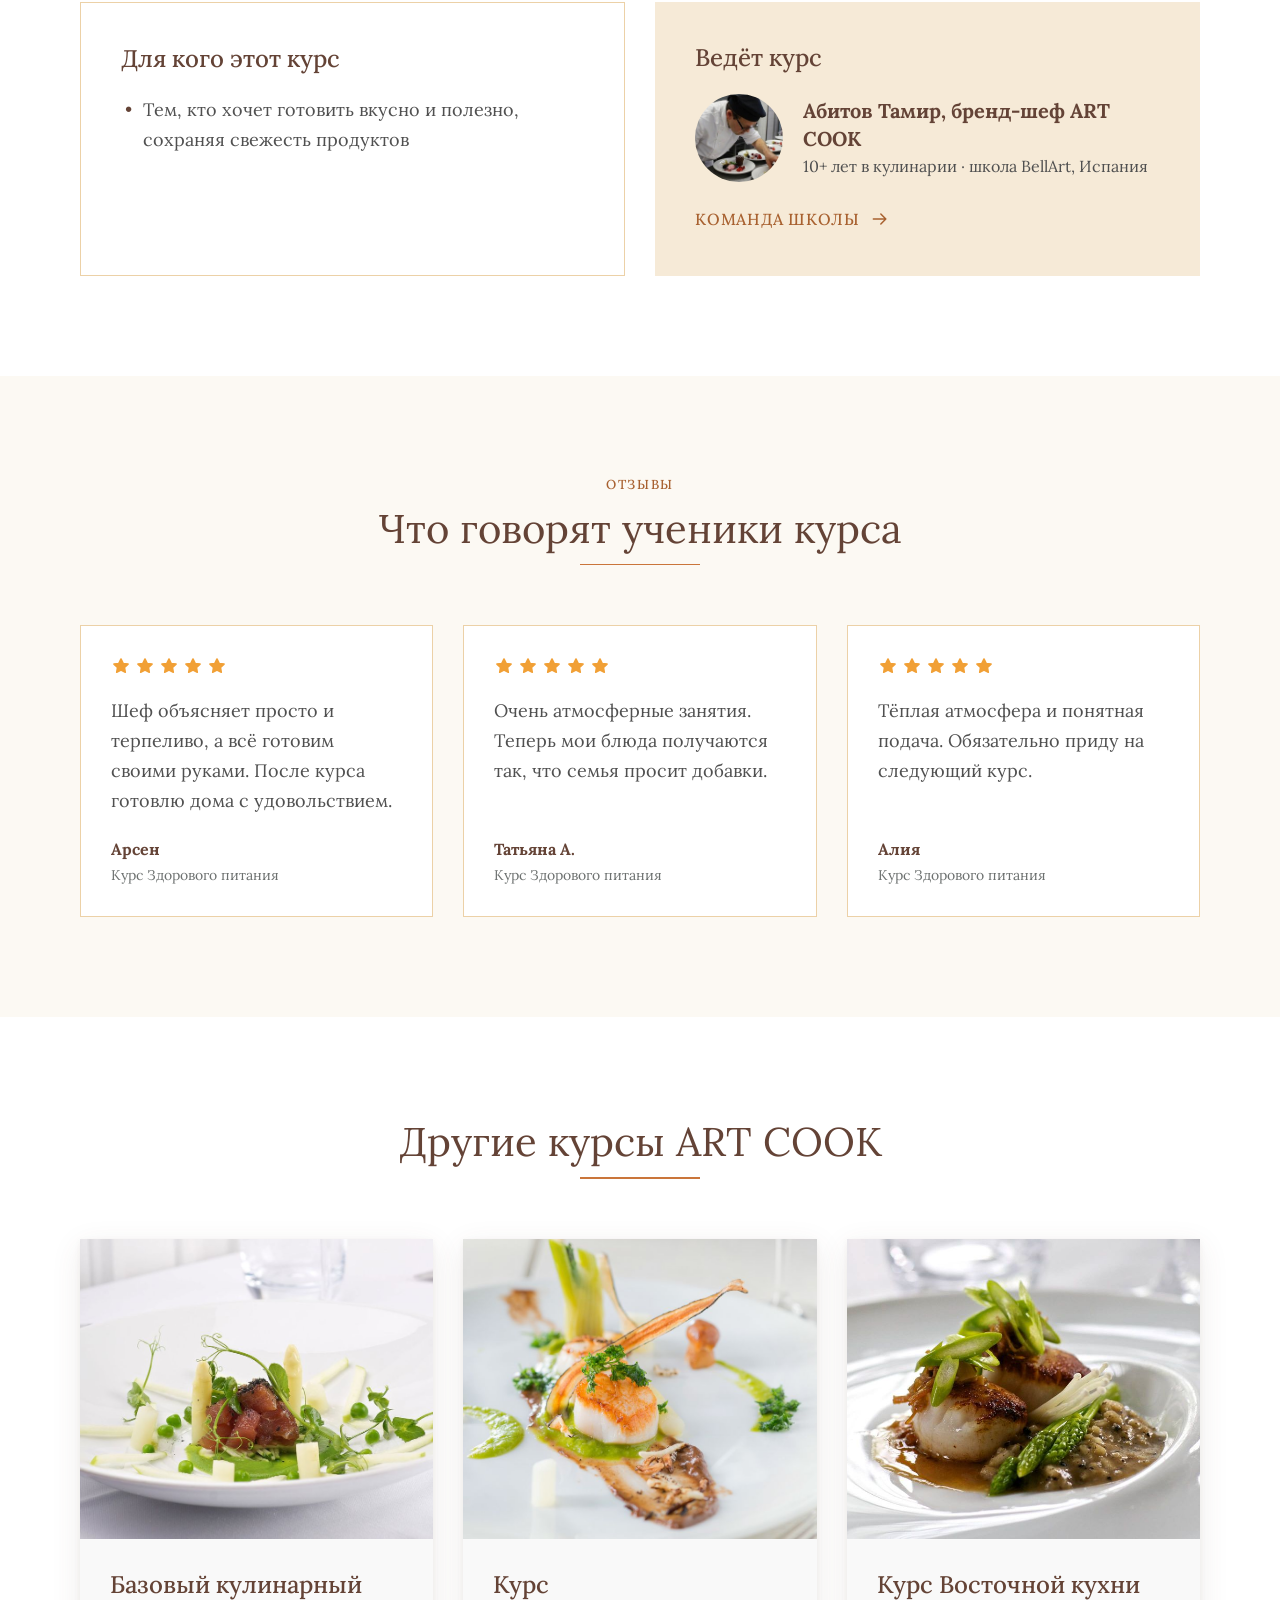
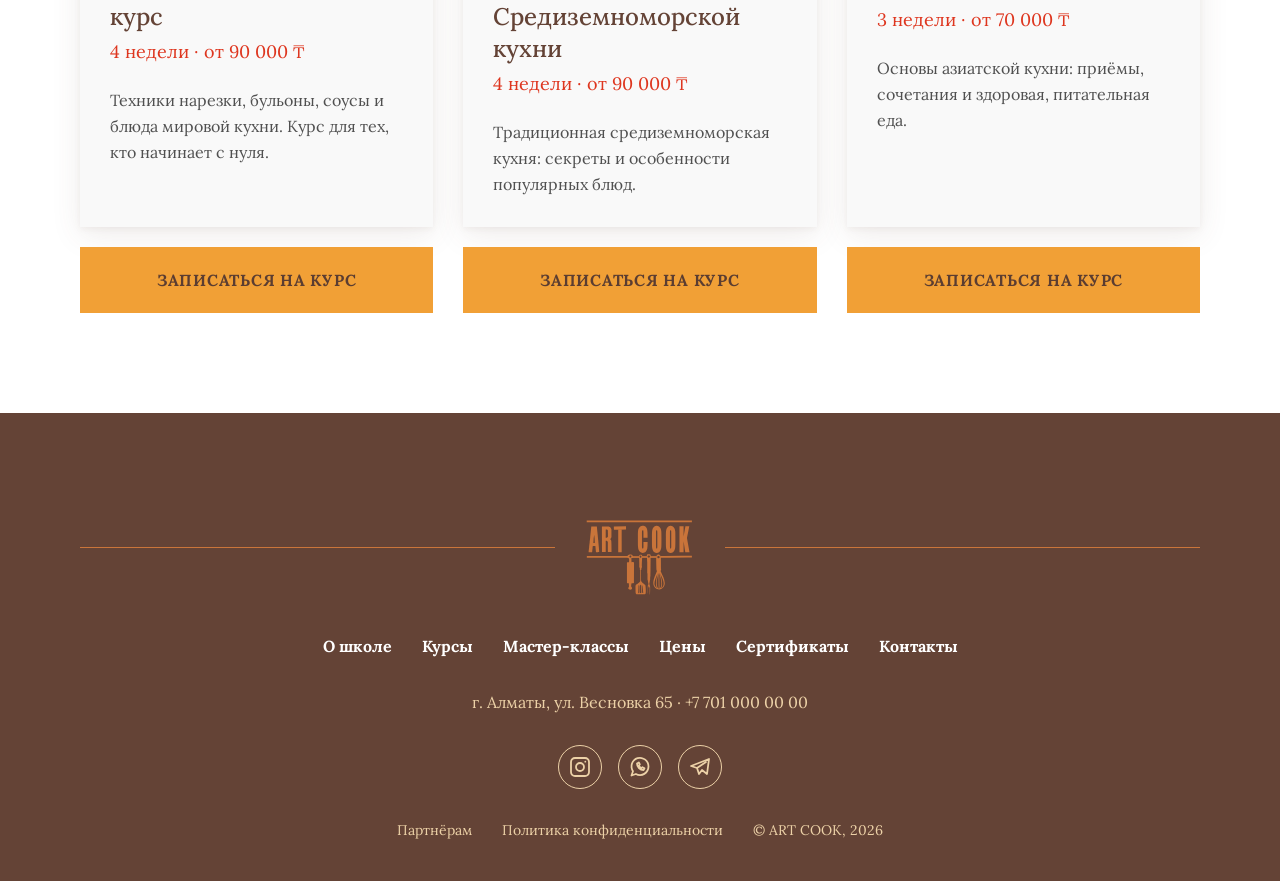
<file: course-healthy.html>
<!doctype html>
<html lang="ru">
<head>
<meta charset="utf-8">
<meta name="viewport" content="width=device-width, initial-scale=1">
<title>Курс Здорового питания | ART COOK</title>
<meta name="description" content="Курс Здорового питания в кулинарной школе ART COOK, Алматы: 3 недели, от 90 000 ₸. Принципы правильного питания: готовим вкусно, сохраняя свежесть и пользу.">

<meta property="og:type" content="website">
<meta property="og:title" content="Курс Здорового питания | ART COOK">
<meta property="og:description" content="Курс Здорового питания в кулинарной школе ART COOK, Алматы: 3 недели, от 90 000 ₸. Принципы правильного питания: готовим вкусно, сохраняя свежесть и пользу.">
<meta property="og:image" content="https://tanyaaisen07-uiux.github.io/art-cook/assets/img/hero.jpg">
<meta property="og:locale" content="ru_RU">
<meta name="theme-color" content="#644336">
<link rel="icon" href="assets/img/favicon-32.png" sizes="32x32" type="image/png">
<link rel="icon" href="assets/svg/favicon.svg" type="image/svg+xml">
<link rel="apple-touch-icon" href="assets/img/apple-touch-icon.png">
<link rel="preload" href="assets/fonts/lora-cyrillic-400-normal.woff2" as="font" type="font/woff2" crossorigin>
<link rel="stylesheet" href="assets/css/fonts.css">
<link rel="stylesheet" href="assets/css/tokens.css">
<link rel="stylesheet" href="assets/css/styles.css">
</head>
<body class="has-sticky-cta">
<a class="skip-link" href="#main">Перейти к содержанию</a>
<header class="header">
  <div class="header__bar">
    <a class="header__logo" href="index.html" aria-label="ART COOK, на главную"><img src="assets/svg/logo.svg" alt="ART COOK" width="100" height="100"></a>
    <nav class="nav" aria-label="Основное меню"><a href="about.html">О школе</a><a href="courses.html" aria-current="page">Курсы</a><a href="master-classes.html">Мастер-классы</a><a href="prices.html">Цены</a><a href="gift.html">Сертификаты</a><a href="contacts.html">Контакты</a></nav>
    <div class="header__contact"><a class="header__phone" href="tel:+77010000000">+7 701 000 00 00</a><button type="button" class="header__callback" data-open="callback">Обратный звонок</button></div>
    <a class="btn btn--primary header__cta" href="booking.html" >Записаться</a>
    <span class="header__spacer"></span>
    <a class="header__icon-btn" href="tel:+77010000000" aria-label="Позвонить +7 701 000 00 00"><svg class="icon" aria-hidden="true"><use href="assets/svg/icons.svg#phone"></use></svg></a>
    <button type="button" class="header__icon-btn" aria-label="Открыть меню" aria-expanded="false" aria-controls="menu" data-menu-open><svg class="icon" aria-hidden="true"><use href="assets/svg/icons.svg#menu"></use></svg></button>
  </div>
</header>
<div class="menu" id="menu" role="dialog" aria-modal="true" aria-label="Меню">
  <div class="menu__bar"><a href="index.html" aria-label="На главную"><img src="assets/svg/logo.svg" alt="ART COOK" width="56" height="56"></a><span class="header__spacer"></span><button type="button" class="header__icon-btn" aria-label="Закрыть меню" data-menu-close style="display:inline-flex"><svg class="icon" aria-hidden="true"><use href="assets/svg/icons.svg#close"></use></svg></button></div>
  <nav class="menu__list" aria-label="Меню"><a href="about.html">О школе<svg class="icon" aria-hidden="true"><use href="assets/svg/icons.svg#chevron-right"></use></svg></a><a href="courses.html" aria-current="page">Курсы<svg class="icon" aria-hidden="true"><use href="assets/svg/icons.svg#chevron-right"></use></svg></a><a href="master-classes.html">Мастер-классы<svg class="icon" aria-hidden="true"><use href="assets/svg/icons.svg#chevron-right"></use></svg></a><a href="prices.html">Цены<svg class="icon" aria-hidden="true"><use href="assets/svg/icons.svg#chevron-right"></use></svg></a><a href="gift.html">Сертификаты<svg class="icon" aria-hidden="true"><use href="assets/svg/icons.svg#chevron-right"></use></svg></a><a href="contacts.html">Контакты<svg class="icon" aria-hidden="true"><use href="assets/svg/icons.svg#chevron-right"></use></svg></a></nav>
  <div class="menu__actions">
    <a class="btn btn--primary btn--block" href="booking.html" >Записаться</a>
    <button type="button" class="btn btn--secondary btn--block" data-open="callback">Обратный звонок</button>
    <a class="menu__phone" href="tel:+77010000000">+7 701 000 00 00</a>
    <p class="menu__addr">г. Алматы, ул. Весновка 65</p>
  </div>
</div>
<main id="main">

<section class="section section--intro">
  <div class="container stack-60">
    <nav class="crumbs" aria-label="Хлебные крошки"><a href="index.html">Главная</a><span aria-hidden="true">/</span><a href="courses.html">Курсы</a><span aria-hidden="true">/</span><span aria-current="page">Курс Здорового питания</span></nav>
    <div class="course-hero">
      <div class="course-hero__photo"><img src="assets/img/course-healthy.jpg" alt="Курс Здорового питания" width="480" height="718"></div>
      <div class="course-hero__info">
        <span class="course-icon" data-gif="assets/icons/course-healthy.gif"><img src="assets/icons/course-healthy.png" alt="" width="80" height="80"></span>
        <h1 class="h1">Курс Здорового питания</h1>
        <div class="facts"><div class="fact"><p class="overline">Продолжительность</p><p class="h5">3 недели</p></div><div class="fact"><p class="overline">Стоимость</p><p class="h5">от 90 000 ₸</p></div><div class="fact"><p class="overline">Даты</p><p class="h5">индивидуально</p></div></div>
        <p class="body">Вы научитесь выбирать полезные продукты и готовить вкусные блюда. Расскажем о 4 законах правильного питания, планировании меню и балансе рациона.</p>
        <div class="actions actions--m-stack"><a class="btn btn--primary" href="booking.html?course=healthy" >Записаться на курс</a><button type="button" class="link" data-open="callback" data-topic="Вопрос: Курс Здорового питания">Задать вопрос<svg class="icon icon-20" aria-hidden="true"><use href="assets/svg/icons.svg#arrow-right"></use></svg></button></div>
      </div>
    </div>
  </div>
</section>
<section class="section section--cream">
  <div class="container stack-60">
    <div class="sh"><p class="overline">3 недели · 4 сессии</p><h2 class="h2">Программа курса</h2><span class="sh__divider" aria-hidden="true"></span></div>
    <ol class="timeline" style="--steps:4;padding:0;margin:0;list-style:none"><li class="step"><div class="step__marker"><span class="step__num">1</span></div><div class="step__text"><p class="overline">Сессия 1</p><p class="h4">Овощи</p></div></li><li class="step"><div class="step__marker"><span class="step__num">2</span></div><div class="step__text"><p class="overline">Сессия 2</p><p class="h4">Фрукты</p></div></li><li class="step"><div class="step__marker"><span class="step__num">3</span></div><div class="step__text"><p class="overline">Сессия 3</p><p class="h4">Крупы</p></div></li><li class="step"><div class="step__marker"><span class="step__num">4</span></div><div class="step__text"><p class="overline">Сессия 4</p><p class="h4">Рыба, мясо, курица</p></div></li></ol>
  </div>
</section>
<section class="section">
  <div class="container split-2">
    <div class="panel panel--border"><h2 class="h4">Для кого этот курс</h2><ul class="bullets body stack gap-20"><li>Тем, кто хочет готовить вкусно и полезно, сохраняя свежесть продуктов</li></ul></div>
    <div class="panel panel--beige"><h2 class="h4">Ведёт курс</h2><div class="chef-row"><img src="assets/img/chef.jpg" alt="Абитов Тамир" width="88" height="88" loading="lazy" decoding="async"><div><p class="h5">Абитов Тамир, бренд-шеф ART COOK</p><p class="body-s">10+ лет в кулинарии · школа BellArt, Испания</p></div></div><div><a class="link" href="about.html" >Команда школы<svg class="icon icon-20" aria-hidden="true"><use href="assets/svg/icons.svg#arrow-right"></use></svg></a></div></div>
  </div>
</section>
<section class="section section--cream">
  <div class="container stack-60">
    <div class="sh sh--center"><p class="overline">Отзывы</p><h2 class="h2">Что говорят ученики курса</h2><span class="sh__divider" aria-hidden="true"></span></div>
    <div class="cards-3"><figure class="review"><div class="stars" role="img" aria-label="Оценка 5 из 5"><svg class="icon" aria-hidden="true"><use href="assets/svg/icons.svg#star-fill"></use></svg><svg class="icon" aria-hidden="true"><use href="assets/svg/icons.svg#star-fill"></use></svg><svg class="icon" aria-hidden="true"><use href="assets/svg/icons.svg#star-fill"></use></svg><svg class="icon" aria-hidden="true"><use href="assets/svg/icons.svg#star-fill"></use></svg><svg class="icon" aria-hidden="true"><use href="assets/svg/icons.svg#star-fill"></use></svg></div><blockquote class="body">Шеф объясняет просто и терпеливо, а всё готовим своими руками. После курса готовлю дома с удовольствием.</blockquote><figcaption class="review__author"><span class="review__name">Арсен</span><span class="caption text-muted">Курс Здорового питания</span></figcaption></figure><figure class="review"><div class="stars" role="img" aria-label="Оценка 5 из 5"><svg class="icon" aria-hidden="true"><use href="assets/svg/icons.svg#star-fill"></use></svg><svg class="icon" aria-hidden="true"><use href="assets/svg/icons.svg#star-fill"></use></svg><svg class="icon" aria-hidden="true"><use href="assets/svg/icons.svg#star-fill"></use></svg><svg class="icon" aria-hidden="true"><use href="assets/svg/icons.svg#star-fill"></use></svg><svg class="icon" aria-hidden="true"><use href="assets/svg/icons.svg#star-fill"></use></svg></div><blockquote class="body">Очень атмосферные занятия. Теперь мои блюда получаются так, что семья просит добавки.</blockquote><figcaption class="review__author"><span class="review__name">Татьяна А.</span><span class="caption text-muted">Курс Здорового питания</span></figcaption></figure><figure class="review"><div class="stars" role="img" aria-label="Оценка 5 из 5"><svg class="icon" aria-hidden="true"><use href="assets/svg/icons.svg#star-fill"></use></svg><svg class="icon" aria-hidden="true"><use href="assets/svg/icons.svg#star-fill"></use></svg><svg class="icon" aria-hidden="true"><use href="assets/svg/icons.svg#star-fill"></use></svg><svg class="icon" aria-hidden="true"><use href="assets/svg/icons.svg#star-fill"></use></svg><svg class="icon" aria-hidden="true"><use href="assets/svg/icons.svg#star-fill"></use></svg></div><blockquote class="body">Тёплая атмосфера и понятная подача. Обязательно приду на следующий курс.</blockquote><figcaption class="review__author"><span class="review__name">Алия</span><span class="caption text-muted">Курс Здорового питания</span></figcaption></figure></div>
  </div>
</section>
<section class="section">
  <div class="container stack-60">
    <div class="sh sh--center"><h2 class="h2">Другие курсы ART COOK</h2><span class="sh__divider" aria-hidden="true"></span></div>
    <div class="scroller"><div class="cards-3 scroller__track"><div class="course-item">
  <a class="course-card" href="course-basic.html">
    <div class="course-card__photo"><img src="assets/img/card-basic.jpg" alt="Базовый кулинарный курс" width="540" height="300" loading="lazy" decoding="async"></div>
    <div class="course-card__body">
      <div class="course-card__titles"><h3 class="h4">Базовый кулинарный курс</h3><p class="body course-card__meta">4 недели · от 90 000 ₸</p></div>
      <p class="body-s">Техники нарезки, бульоны, соусы и блюда мировой кухни. Курс для тех, кто начинает с нуля.</p>
    </div>
  </a>
  <a class="btn btn--primary btn--block" href="booking.html?course=basic" >Записаться на курс</a>
</div><div class="course-item">
  <a class="course-card" href="course-mediterranean.html">
    <div class="course-card__photo"><img src="assets/img/card-mediterranean.jpg" alt="Курс Средиземноморской кухни" width="540" height="300" loading="lazy" decoding="async"></div>
    <div class="course-card__body">
      <div class="course-card__titles"><h3 class="h4">Курс Средиземноморской кухни</h3><p class="body course-card__meta">4 недели · от 90 000 ₸</p></div>
      <p class="body-s">Традиционная средиземноморская кухня: секреты и особенности популярных блюд.</p>
    </div>
  </a>
  <a class="btn btn--primary btn--block" href="booking.html?course=mediterranean" >Записаться на курс</a>
</div><div class="course-item">
  <a class="course-card" href="course-eastern.html">
    <div class="course-card__photo"><img src="assets/img/card-eastern.jpg" alt="Курс Восточной кухни" width="540" height="300" loading="lazy" decoding="async"></div>
    <div class="course-card__body">
      <div class="course-card__titles"><h3 class="h4">Курс Восточной кухни</h3><p class="body course-card__meta">3 недели · от 70 000 ₸</p></div>
      <p class="body-s">Основы азиатской кухни: приёмы, сочетания и здоровая, питательная еда.</p>
    </div>
  </a>
  <a class="btn btn--primary btn--block" href="booking.html?course=eastern" >Записаться на курс</a>
</div></div><button type="button" class="scroll-hint" aria-label="Листать дальше" data-scroll-next><svg class="icon" aria-hidden="true"><use href="assets/svg/icons.svg#chevron-right"></use></svg></button></div>
  </div>
</section>
<div class="sticky-cta"><div class="sticky-cta__price"><span>Стоимость</span><b>от 90 000 ₸</b></div><a class="btn btn--primary" href="booking.html?course=healthy" >Записаться</a></div>

</main>
<footer class="footer">
  <div class="container footer__inner">
    <div class="footer__logo-row"><a href="index.html" aria-label="ART COOK, на главную"><img src="assets/svg/logo-footer.svg" alt="ART COOK" width="110" height="110" loading="lazy"></a></div>
    <nav class="footer__nav" aria-label="Меню в подвале"><a href="about.html">О школе</a><a href="courses.html">Курсы</a><a href="master-classes.html">Мастер-классы</a><a href="prices.html">Цены</a><a href="gift.html">Сертификаты</a><a href="contacts.html">Контакты</a></nav>
    <p class="footer__addr">г. Алматы, ул. Весновка 65 · <a href="tel:+77010000000">+7 701 000 00 00</a></p>
    <div class="socials">
      <a class="social" href="https://www.instagram.com/" target="_blank" rel="noopener" aria-label="Instagram"><svg class="icon" aria-hidden="true"><use href="assets/svg/icons.svg#instagram"></use></svg></a>
      <a class="social" href="https://wa.me/77010000000" target="_blank" rel="noopener" aria-label="WhatsApp"><svg class="icon" aria-hidden="true"><use href="assets/svg/icons.svg#whatsapp"></use></svg></a>
      <a class="social" href="https://t.me/" target="_blank" rel="noopener" aria-label="Telegram"><svg class="icon" aria-hidden="true"><use href="assets/svg/icons.svg#telegram"></use></svg></a>
    </div>
    <div class="footer__bottom"><a href="contacts.html#partners">Партнёрам</a><a href="privacy.html">Политика конфиденциальности</a><span>© ART COOK, <span data-year>2026</span></span></div>
  </div>
</footer>
<div class="modal" id="callback" aria-hidden="true">
  <div class="modal__scrim" data-close></div>
  <div class="modal__dialog" role="dialog" aria-modal="true" aria-labelledby="cb-title">
    <div data-state="form" class="stack gap-20">
      <div class="modal__top"><h2 class="h4" id="cb-title">Обратный звонок</h2><button type="button" class="modal__close" aria-label="Закрыть" data-close><svg class="icon" aria-hidden="true"><use href="assets/svg/icons.svg#close"></use></svg></button></div>
      <p class="body">Оставьте телефон, и мы перезвоним в рабочее время</p>
      <form class="form js-form" data-kind="callback" novalidate>
        <input type="hidden" name="topic" value="Обратный звонок">
        <p class="caption text-muted">* обязательные поля</p>
        <div class="field" data-field="name">
  <label class="field__label" for="f-name-cb">Имя *</label>
  <div class="field__control"><input id="f-name-cb" name="name" type="text" placeholder="Введите имя" required autocomplete="name"></div>
  <p class="field__helper">Укажите имя</p>
</div>
        <div class="field" data-field="phone">
  <label class="field__label" for="f-phone-cb">Телефон *</label>
  <div class="field__control"><input id="f-phone-cb" name="phone" type="tel" placeholder="+7 (___) ___-__-__" required inputmode="tel" autocomplete="tel"></div>
  <p class="field__helper">Введите номер полностью: +7 (XXX) XXX-XX-XX</p>
</div>
        <div class="field" data-field="time">
  <label class="field__label" for="f-time-cb">Удобное время</label>
  <div class="field__control"><select id="f-time-cb" name="time"><option value="Любое" selected>Любое</option><option value="10:00–13:00">Утром, 10:00–13:00</option><option value="13:00–17:00">Днём, 13:00–17:00</option><option value="17:00–20:00">Вечером, 17:00–20:00</option></select><svg class="icon field__chevron" aria-hidden="true"><use href="assets/svg/icons.svg#chevron-down"></use></svg></div>
  <p class="field__helper"></p>
</div>
        <label class="check" data-field="consent"><input type="checkbox" name="consent" required id="f-consent-cb"><span>Согласен на обработку персональных данных. <a href="privacy.html">Политика конфиденциальности</a></span></label><p class="form-error">Подтвердите согласие на обработку данных</p>
        <button type="submit" class="btn btn--primary btn--block">Перезвоните мне<svg class="icon" aria-hidden="true"><use href="assets/svg/icons.svg#phone"></use></svg></button>
      </form>
    </div>
    <div data-state="success" class="stack gap-20">
      <div class="modal__top"><h2 class="h4">Спасибо!</h2><button type="button" class="modal__close" aria-label="Закрыть" data-close><svg class="icon" aria-hidden="true"><use href="assets/svg/icons.svg#close"></use></svg></button></div>
      <p class="body">Мы перезвоним вам в рабочее время.</p>
      <button type="button" class="btn btn--secondary btn--block" data-close>Закрыть</button>
    </div>
  </div>
</div>
<script src="assets/js/main.js" defer></script>
</body>
</html>
</file>
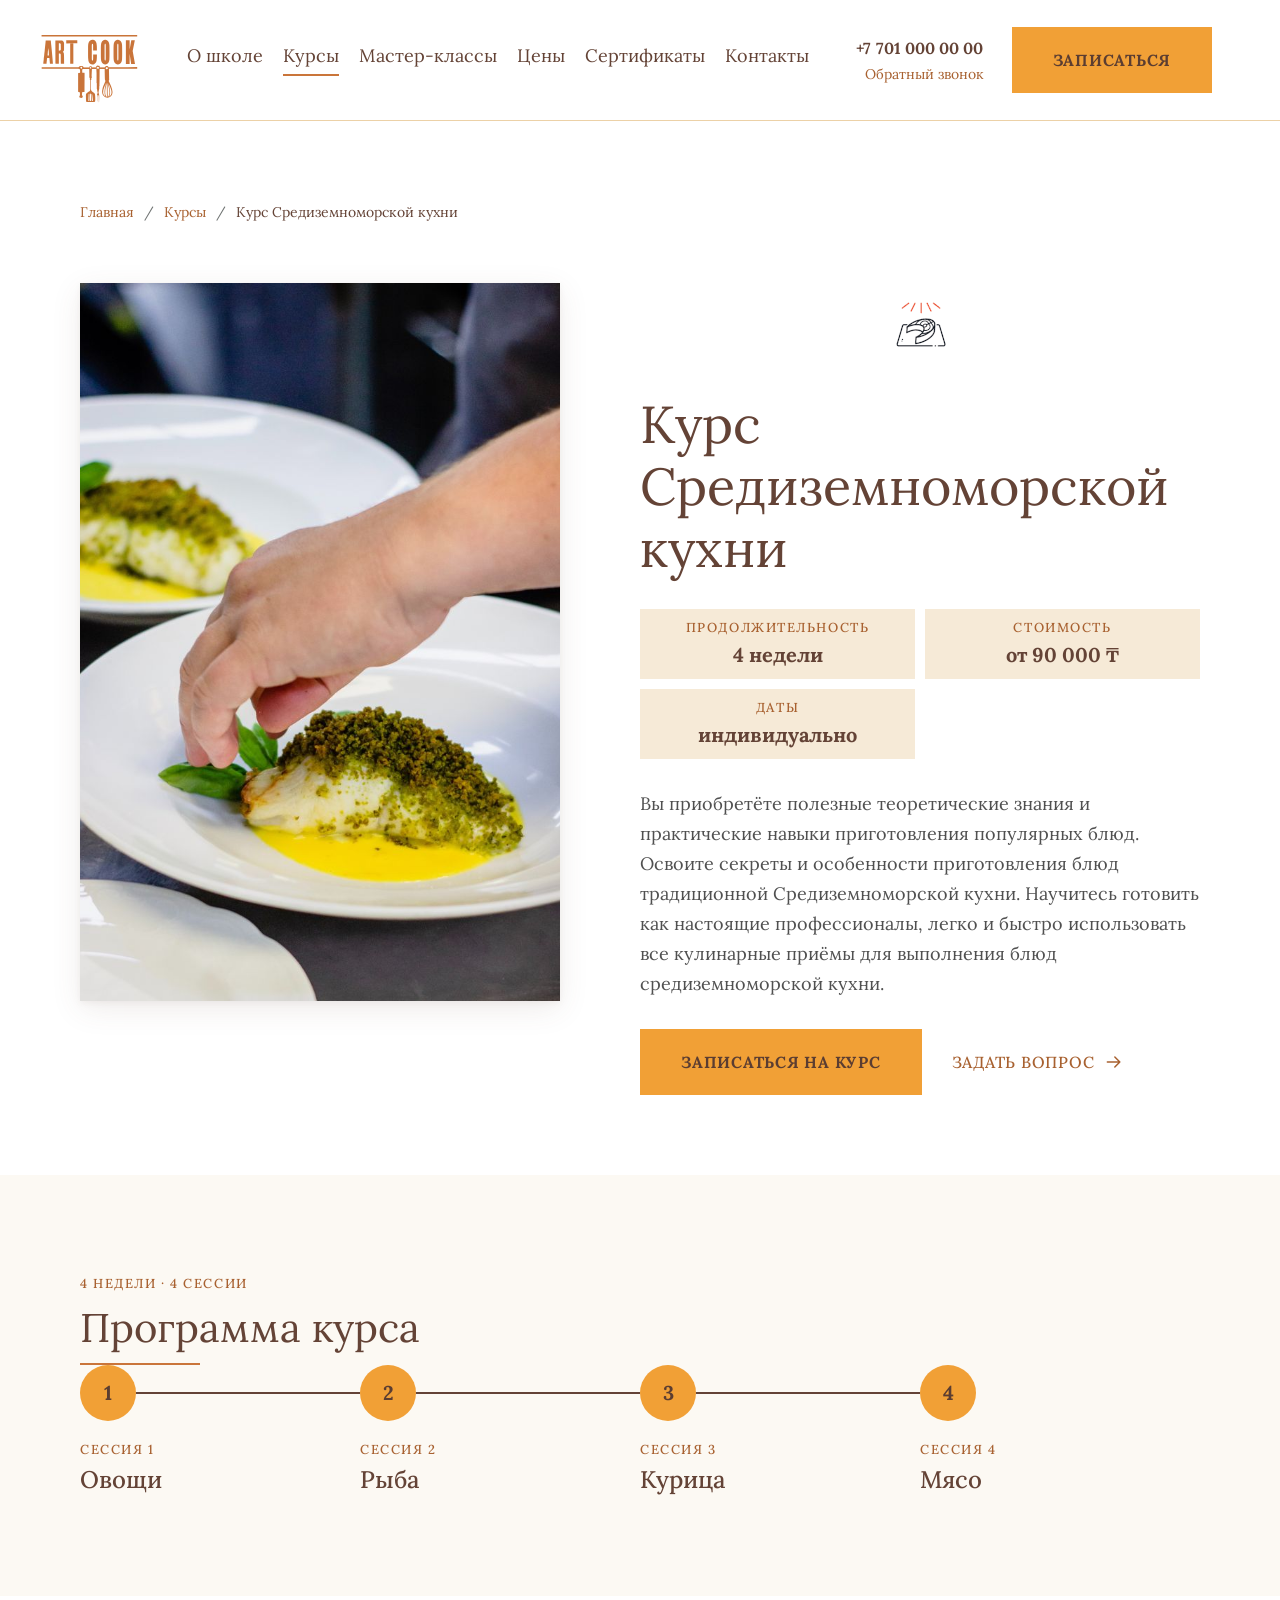
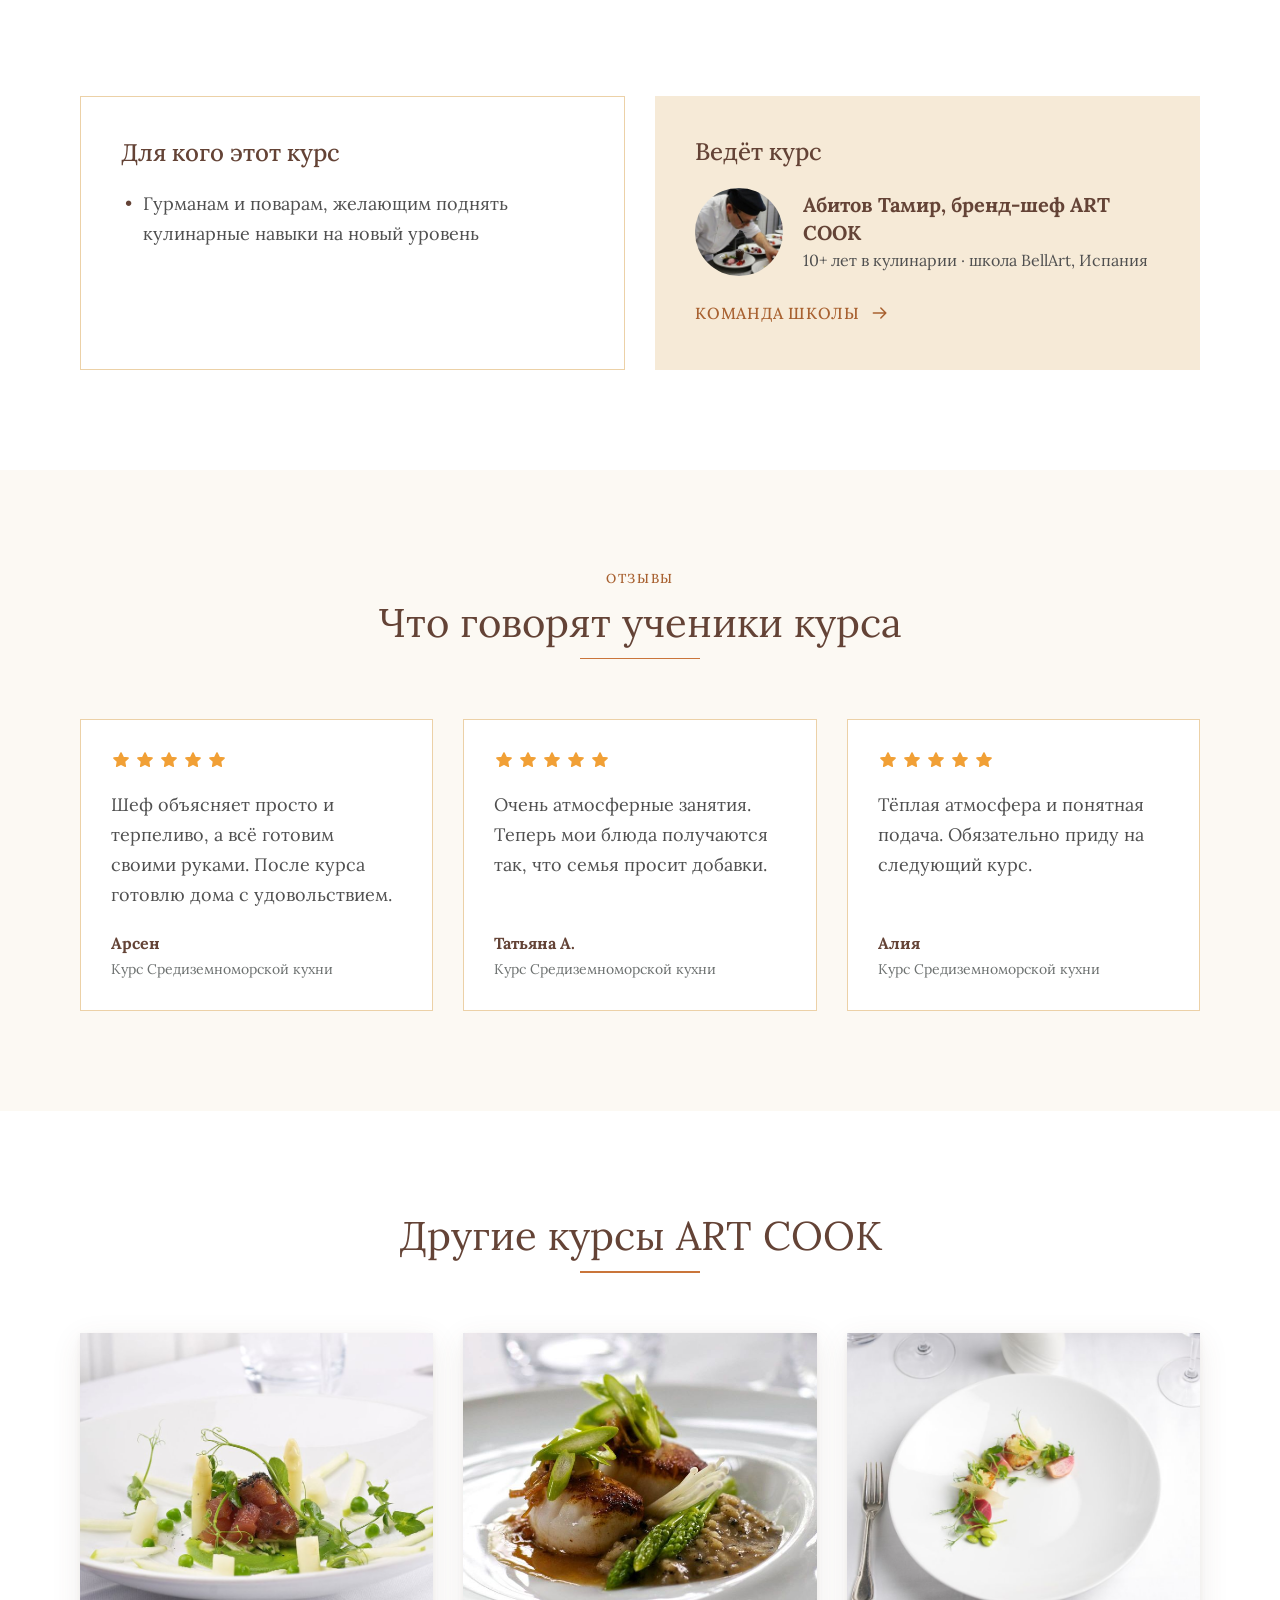
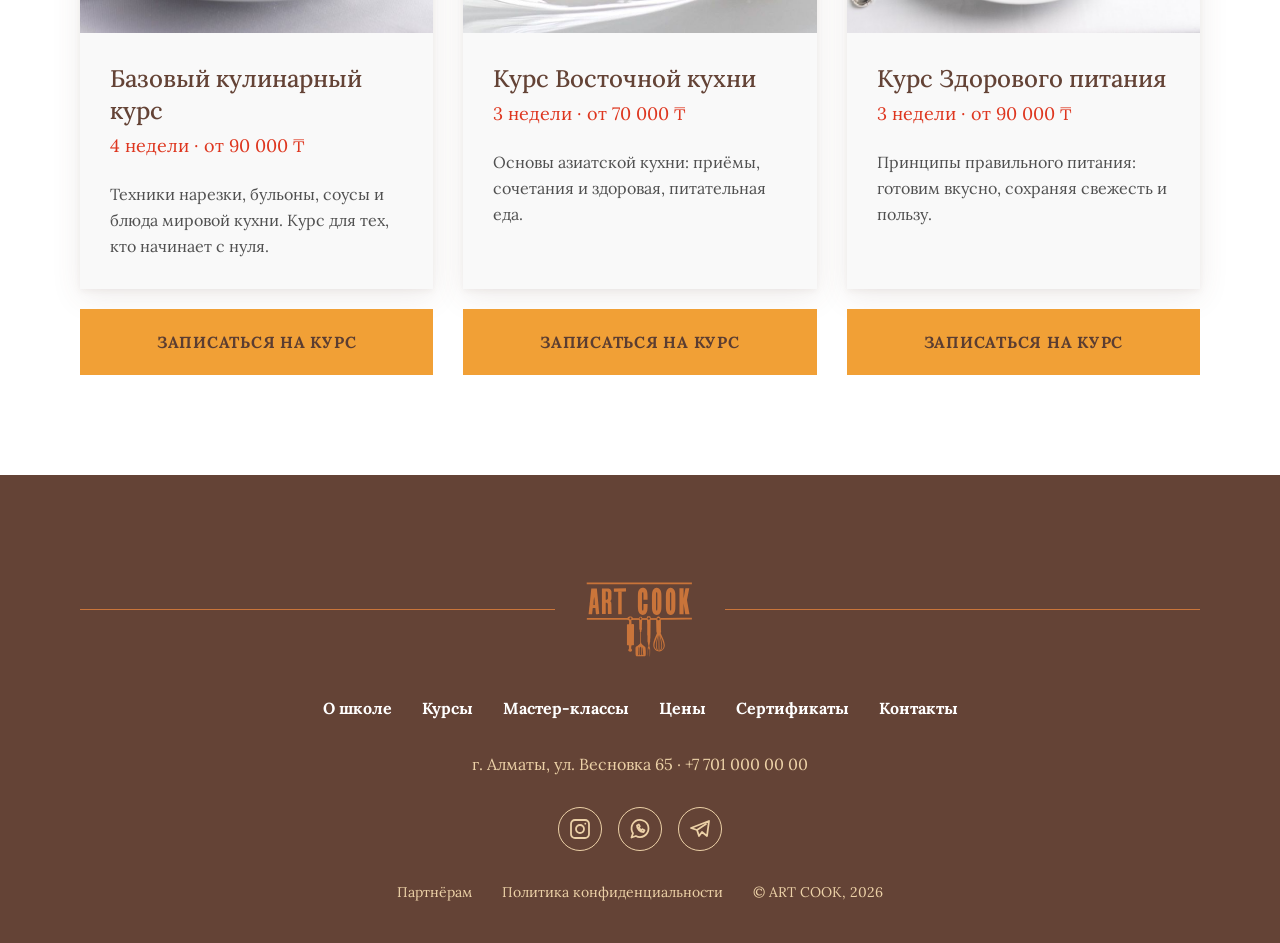
<file: course-mediterranean.html>
<!doctype html>
<html lang="ru">
<head>
<meta charset="utf-8">
<meta name="viewport" content="width=device-width, initial-scale=1">
<title>Курс Средиземноморской кухни | ART COOK</title>
<meta name="description" content="Курс Средиземноморской кухни в кулинарной школе ART COOK, Алматы: 4 недели, от 90 000 ₸. Традиционная средиземноморская кухня: секреты и особенности популярных блюд.">

<meta property="og:type" content="website">
<meta property="og:title" content="Курс Средиземноморской кухни | ART COOK">
<meta property="og:description" content="Курс Средиземноморской кухни в кулинарной школе ART COOK, Алматы: 4 недели, от 90 000 ₸. Традиционная средиземноморская кухня: секреты и особенности популярных блюд.">
<meta property="og:image" content="https://tanyaaisen07-uiux.github.io/art-cook/assets/img/hero.jpg">
<meta property="og:locale" content="ru_RU">
<meta name="theme-color" content="#644336">
<link rel="icon" href="assets/img/favicon-32.png" sizes="32x32" type="image/png">
<link rel="icon" href="assets/svg/favicon.svg" type="image/svg+xml">
<link rel="apple-touch-icon" href="assets/img/apple-touch-icon.png">
<link rel="preload" href="assets/fonts/lora-cyrillic-400-normal.woff2" as="font" type="font/woff2" crossorigin>
<link rel="stylesheet" href="assets/css/fonts.css">
<link rel="stylesheet" href="assets/css/tokens.css">
<link rel="stylesheet" href="assets/css/styles.css">
</head>
<body class="has-sticky-cta">
<a class="skip-link" href="#main">Перейти к содержанию</a>
<header class="header">
  <div class="header__bar">
    <a class="header__logo" href="index.html" aria-label="ART COOK, на главную"><img src="assets/svg/logo.svg" alt="ART COOK" width="100" height="100"></a>
    <nav class="nav" aria-label="Основное меню"><a href="about.html">О школе</a><a href="courses.html" aria-current="page">Курсы</a><a href="master-classes.html">Мастер-классы</a><a href="prices.html">Цены</a><a href="gift.html">Сертификаты</a><a href="contacts.html">Контакты</a></nav>
    <div class="header__contact"><a class="header__phone" href="tel:+77010000000">+7 701 000 00 00</a><button type="button" class="header__callback" data-open="callback">Обратный звонок</button></div>
    <a class="btn btn--primary header__cta" href="booking.html" >Записаться</a>
    <span class="header__spacer"></span>
    <a class="header__icon-btn" href="tel:+77010000000" aria-label="Позвонить +7 701 000 00 00"><svg class="icon" aria-hidden="true"><use href="assets/svg/icons.svg#phone"></use></svg></a>
    <button type="button" class="header__icon-btn" aria-label="Открыть меню" aria-expanded="false" aria-controls="menu" data-menu-open><svg class="icon" aria-hidden="true"><use href="assets/svg/icons.svg#menu"></use></svg></button>
  </div>
</header>
<div class="menu" id="menu" role="dialog" aria-modal="true" aria-label="Меню">
  <div class="menu__bar"><a href="index.html" aria-label="На главную"><img src="assets/svg/logo.svg" alt="ART COOK" width="56" height="56"></a><span class="header__spacer"></span><button type="button" class="header__icon-btn" aria-label="Закрыть меню" data-menu-close style="display:inline-flex"><svg class="icon" aria-hidden="true"><use href="assets/svg/icons.svg#close"></use></svg></button></div>
  <nav class="menu__list" aria-label="Меню"><a href="about.html">О школе<svg class="icon" aria-hidden="true"><use href="assets/svg/icons.svg#chevron-right"></use></svg></a><a href="courses.html" aria-current="page">Курсы<svg class="icon" aria-hidden="true"><use href="assets/svg/icons.svg#chevron-right"></use></svg></a><a href="master-classes.html">Мастер-классы<svg class="icon" aria-hidden="true"><use href="assets/svg/icons.svg#chevron-right"></use></svg></a><a href="prices.html">Цены<svg class="icon" aria-hidden="true"><use href="assets/svg/icons.svg#chevron-right"></use></svg></a><a href="gift.html">Сертификаты<svg class="icon" aria-hidden="true"><use href="assets/svg/icons.svg#chevron-right"></use></svg></a><a href="contacts.html">Контакты<svg class="icon" aria-hidden="true"><use href="assets/svg/icons.svg#chevron-right"></use></svg></a></nav>
  <div class="menu__actions">
    <a class="btn btn--primary btn--block" href="booking.html" >Записаться</a>
    <button type="button" class="btn btn--secondary btn--block" data-open="callback">Обратный звонок</button>
    <a class="menu__phone" href="tel:+77010000000">+7 701 000 00 00</a>
    <p class="menu__addr">г. Алматы, ул. Весновка 65</p>
  </div>
</div>
<main id="main">

<section class="section section--intro">
  <div class="container stack-60">
    <nav class="crumbs" aria-label="Хлебные крошки"><a href="index.html">Главная</a><span aria-hidden="true">/</span><a href="courses.html">Курсы</a><span aria-hidden="true">/</span><span aria-current="page">Курс Средиземноморской кухни</span></nav>
    <div class="course-hero">
      <div class="course-hero__photo"><img src="assets/img/photo-mediterranean.jpg" alt="Курс Средиземноморской кухни" width="480" height="718"></div>
      <div class="course-hero__info">
        <span class="course-icon" data-gif="assets/icons/course-mediterranean.gif"><img src="assets/icons/course-mediterranean.png" alt="" width="80" height="80"></span>
        <h1 class="h1">Курс Средиземноморской кухни</h1>
        <div class="facts"><div class="fact"><p class="overline">Продолжительность</p><p class="h5">4 недели</p></div><div class="fact"><p class="overline">Стоимость</p><p class="h5">от 90 000 ₸</p></div><div class="fact"><p class="overline">Даты</p><p class="h5">индивидуально</p></div></div>
        <p class="body">Вы приобретёте полезные теоретические знания и практические навыки приготовления популярных блюд. Освоите секреты и особенности приготовления блюд традиционной Средиземноморской кухни. Научитесь готовить как настоящие профессионалы, легко и быстро использовать все кулинарные приёмы для выполнения блюд средиземноморской кухни.</p>
        <div class="actions actions--m-stack"><a class="btn btn--primary" href="booking.html?course=mediterranean" >Записаться на курс</a><button type="button" class="link" data-open="callback" data-topic="Вопрос: Курс Средиземноморской кухни">Задать вопрос<svg class="icon icon-20" aria-hidden="true"><use href="assets/svg/icons.svg#arrow-right"></use></svg></button></div>
      </div>
    </div>
  </div>
</section>
<section class="section section--cream">
  <div class="container stack-60">
    <div class="sh"><p class="overline">4 недели · 4 сессии</p><h2 class="h2">Программа курса</h2><span class="sh__divider" aria-hidden="true"></span></div>
    <ol class="timeline" style="--steps:4;padding:0;margin:0;list-style:none"><li class="step"><div class="step__marker"><span class="step__num">1</span></div><div class="step__text"><p class="overline">Сессия 1</p><p class="h4">Овощи</p></div></li><li class="step"><div class="step__marker"><span class="step__num">2</span></div><div class="step__text"><p class="overline">Сессия 2</p><p class="h4">Рыба</p></div></li><li class="step"><div class="step__marker"><span class="step__num">3</span></div><div class="step__text"><p class="overline">Сессия 3</p><p class="h4">Курица</p></div></li><li class="step"><div class="step__marker"><span class="step__num">4</span></div><div class="step__text"><p class="overline">Сессия 4</p><p class="h4">Мясо</p></div></li></ol>
  </div>
</section>
<section class="section">
  <div class="container split-2">
    <div class="panel panel--border"><h2 class="h4">Для кого этот курс</h2><ul class="bullets body stack gap-20"><li>Гурманам и поварам, желающим поднять кулинарные навыки на новый уровень</li></ul></div>
    <div class="panel panel--beige"><h2 class="h4">Ведёт курс</h2><div class="chef-row"><img src="assets/img/chef.jpg" alt="Абитов Тамир" width="88" height="88" loading="lazy" decoding="async"><div><p class="h5">Абитов Тамир, бренд-шеф ART COOK</p><p class="body-s">10+ лет в кулинарии · школа BellArt, Испания</p></div></div><div><a class="link" href="about.html" >Команда школы<svg class="icon icon-20" aria-hidden="true"><use href="assets/svg/icons.svg#arrow-right"></use></svg></a></div></div>
  </div>
</section>
<section class="section section--cream">
  <div class="container stack-60">
    <div class="sh sh--center"><p class="overline">Отзывы</p><h2 class="h2">Что говорят ученики курса</h2><span class="sh__divider" aria-hidden="true"></span></div>
    <div class="cards-3"><figure class="review"><div class="stars" role="img" aria-label="Оценка 5 из 5"><svg class="icon" aria-hidden="true"><use href="assets/svg/icons.svg#star-fill"></use></svg><svg class="icon" aria-hidden="true"><use href="assets/svg/icons.svg#star-fill"></use></svg><svg class="icon" aria-hidden="true"><use href="assets/svg/icons.svg#star-fill"></use></svg><svg class="icon" aria-hidden="true"><use href="assets/svg/icons.svg#star-fill"></use></svg><svg class="icon" aria-hidden="true"><use href="assets/svg/icons.svg#star-fill"></use></svg></div><blockquote class="body">Шеф объясняет просто и терпеливо, а всё готовим своими руками. После курса готовлю дома с удовольствием.</blockquote><figcaption class="review__author"><span class="review__name">Арсен</span><span class="caption text-muted">Курс Средиземноморской кухни</span></figcaption></figure><figure class="review"><div class="stars" role="img" aria-label="Оценка 5 из 5"><svg class="icon" aria-hidden="true"><use href="assets/svg/icons.svg#star-fill"></use></svg><svg class="icon" aria-hidden="true"><use href="assets/svg/icons.svg#star-fill"></use></svg><svg class="icon" aria-hidden="true"><use href="assets/svg/icons.svg#star-fill"></use></svg><svg class="icon" aria-hidden="true"><use href="assets/svg/icons.svg#star-fill"></use></svg><svg class="icon" aria-hidden="true"><use href="assets/svg/icons.svg#star-fill"></use></svg></div><blockquote class="body">Очень атмосферные занятия. Теперь мои блюда получаются так, что семья просит добавки.</blockquote><figcaption class="review__author"><span class="review__name">Татьяна А.</span><span class="caption text-muted">Курс Средиземноморской кухни</span></figcaption></figure><figure class="review"><div class="stars" role="img" aria-label="Оценка 5 из 5"><svg class="icon" aria-hidden="true"><use href="assets/svg/icons.svg#star-fill"></use></svg><svg class="icon" aria-hidden="true"><use href="assets/svg/icons.svg#star-fill"></use></svg><svg class="icon" aria-hidden="true"><use href="assets/svg/icons.svg#star-fill"></use></svg><svg class="icon" aria-hidden="true"><use href="assets/svg/icons.svg#star-fill"></use></svg><svg class="icon" aria-hidden="true"><use href="assets/svg/icons.svg#star-fill"></use></svg></div><blockquote class="body">Тёплая атмосфера и понятная подача. Обязательно приду на следующий курс.</blockquote><figcaption class="review__author"><span class="review__name">Алия</span><span class="caption text-muted">Курс Средиземноморской кухни</span></figcaption></figure></div>
  </div>
</section>
<section class="section">
  <div class="container stack-60">
    <div class="sh sh--center"><h2 class="h2">Другие курсы ART COOK</h2><span class="sh__divider" aria-hidden="true"></span></div>
    <div class="scroller"><div class="cards-3 scroller__track"><div class="course-item">
  <a class="course-card" href="course-basic.html">
    <div class="course-card__photo"><img src="assets/img/card-basic.jpg" alt="Базовый кулинарный курс" width="540" height="300" loading="lazy" decoding="async"></div>
    <div class="course-card__body">
      <div class="course-card__titles"><h3 class="h4">Базовый кулинарный курс</h3><p class="body course-card__meta">4 недели · от 90 000 ₸</p></div>
      <p class="body-s">Техники нарезки, бульоны, соусы и блюда мировой кухни. Курс для тех, кто начинает с нуля.</p>
    </div>
  </a>
  <a class="btn btn--primary btn--block" href="booking.html?course=basic" >Записаться на курс</a>
</div><div class="course-item">
  <a class="course-card" href="course-eastern.html">
    <div class="course-card__photo"><img src="assets/img/card-eastern.jpg" alt="Курс Восточной кухни" width="540" height="300" loading="lazy" decoding="async"></div>
    <div class="course-card__body">
      <div class="course-card__titles"><h3 class="h4">Курс Восточной кухни</h3><p class="body course-card__meta">3 недели · от 70 000 ₸</p></div>
      <p class="body-s">Основы азиатской кухни: приёмы, сочетания и здоровая, питательная еда.</p>
    </div>
  </a>
  <a class="btn btn--primary btn--block" href="booking.html?course=eastern" >Записаться на курс</a>
</div><div class="course-item">
  <a class="course-card" href="course-healthy.html">
    <div class="course-card__photo"><img src="assets/img/card-healthy.jpg" alt="Курс Здорового питания" width="540" height="300" loading="lazy" decoding="async"></div>
    <div class="course-card__body">
      <div class="course-card__titles"><h3 class="h4">Курс Здорового питания</h3><p class="body course-card__meta">3 недели · от 90 000 ₸</p></div>
      <p class="body-s">Принципы правильного питания: готовим вкусно, сохраняя свежесть и пользу.</p>
    </div>
  </a>
  <a class="btn btn--primary btn--block" href="booking.html?course=healthy" >Записаться на курс</a>
</div></div><button type="button" class="scroll-hint" aria-label="Листать дальше" data-scroll-next><svg class="icon" aria-hidden="true"><use href="assets/svg/icons.svg#chevron-right"></use></svg></button></div>
  </div>
</section>
<div class="sticky-cta"><div class="sticky-cta__price"><span>Стоимость</span><b>от 90 000 ₸</b></div><a class="btn btn--primary" href="booking.html?course=mediterranean" >Записаться</a></div>

</main>
<footer class="footer">
  <div class="container footer__inner">
    <div class="footer__logo-row"><a href="index.html" aria-label="ART COOK, на главную"><img src="assets/svg/logo-footer.svg" alt="ART COOK" width="110" height="110" loading="lazy"></a></div>
    <nav class="footer__nav" aria-label="Меню в подвале"><a href="about.html">О школе</a><a href="courses.html">Курсы</a><a href="master-classes.html">Мастер-классы</a><a href="prices.html">Цены</a><a href="gift.html">Сертификаты</a><a href="contacts.html">Контакты</a></nav>
    <p class="footer__addr">г. Алматы, ул. Весновка 65 · <a href="tel:+77010000000">+7 701 000 00 00</a></p>
    <div class="socials">
      <a class="social" href="https://www.instagram.com/" target="_blank" rel="noopener" aria-label="Instagram"><svg class="icon" aria-hidden="true"><use href="assets/svg/icons.svg#instagram"></use></svg></a>
      <a class="social" href="https://wa.me/77010000000" target="_blank" rel="noopener" aria-label="WhatsApp"><svg class="icon" aria-hidden="true"><use href="assets/svg/icons.svg#whatsapp"></use></svg></a>
      <a class="social" href="https://t.me/" target="_blank" rel="noopener" aria-label="Telegram"><svg class="icon" aria-hidden="true"><use href="assets/svg/icons.svg#telegram"></use></svg></a>
    </div>
    <div class="footer__bottom"><a href="contacts.html#partners">Партнёрам</a><a href="privacy.html">Политика конфиденциальности</a><span>© ART COOK, <span data-year>2026</span></span></div>
  </div>
</footer>
<div class="modal" id="callback" aria-hidden="true">
  <div class="modal__scrim" data-close></div>
  <div class="modal__dialog" role="dialog" aria-modal="true" aria-labelledby="cb-title">
    <div data-state="form" class="stack gap-20">
      <div class="modal__top"><h2 class="h4" id="cb-title">Обратный звонок</h2><button type="button" class="modal__close" aria-label="Закрыть" data-close><svg class="icon" aria-hidden="true"><use href="assets/svg/icons.svg#close"></use></svg></button></div>
      <p class="body">Оставьте телефон, и мы перезвоним в рабочее время</p>
      <form class="form js-form" data-kind="callback" novalidate>
        <input type="hidden" name="topic" value="Обратный звонок">
        <p class="caption text-muted">* обязательные поля</p>
        <div class="field" data-field="name">
  <label class="field__label" for="f-name-cb">Имя *</label>
  <div class="field__control"><input id="f-name-cb" name="name" type="text" placeholder="Введите имя" required autocomplete="name"></div>
  <p class="field__helper">Укажите имя</p>
</div>
        <div class="field" data-field="phone">
  <label class="field__label" for="f-phone-cb">Телефон *</label>
  <div class="field__control"><input id="f-phone-cb" name="phone" type="tel" placeholder="+7 (___) ___-__-__" required inputmode="tel" autocomplete="tel"></div>
  <p class="field__helper">Введите номер полностью: +7 (XXX) XXX-XX-XX</p>
</div>
        <div class="field" data-field="time">
  <label class="field__label" for="f-time-cb">Удобное время</label>
  <div class="field__control"><select id="f-time-cb" name="time"><option value="Любое" selected>Любое</option><option value="10:00–13:00">Утром, 10:00–13:00</option><option value="13:00–17:00">Днём, 13:00–17:00</option><option value="17:00–20:00">Вечером, 17:00–20:00</option></select><svg class="icon field__chevron" aria-hidden="true"><use href="assets/svg/icons.svg#chevron-down"></use></svg></div>
  <p class="field__helper"></p>
</div>
        <label class="check" data-field="consent"><input type="checkbox" name="consent" required id="f-consent-cb"><span>Согласен на обработку персональных данных. <a href="privacy.html">Политика конфиденциальности</a></span></label><p class="form-error">Подтвердите согласие на обработку данных</p>
        <button type="submit" class="btn btn--primary btn--block">Перезвоните мне<svg class="icon" aria-hidden="true"><use href="assets/svg/icons.svg#phone"></use></svg></button>
      </form>
    </div>
    <div data-state="success" class="stack gap-20">
      <div class="modal__top"><h2 class="h4">Спасибо!</h2><button type="button" class="modal__close" aria-label="Закрыть" data-close><svg class="icon" aria-hidden="true"><use href="assets/svg/icons.svg#close"></use></svg></button></div>
      <p class="body">Мы перезвоним вам в рабочее время.</p>
      <button type="button" class="btn btn--secondary btn--block" data-close>Закрыть</button>
    </div>
  </div>
</div>
<script src="assets/js/main.js" defer></script>
</body>
</html>
</file>
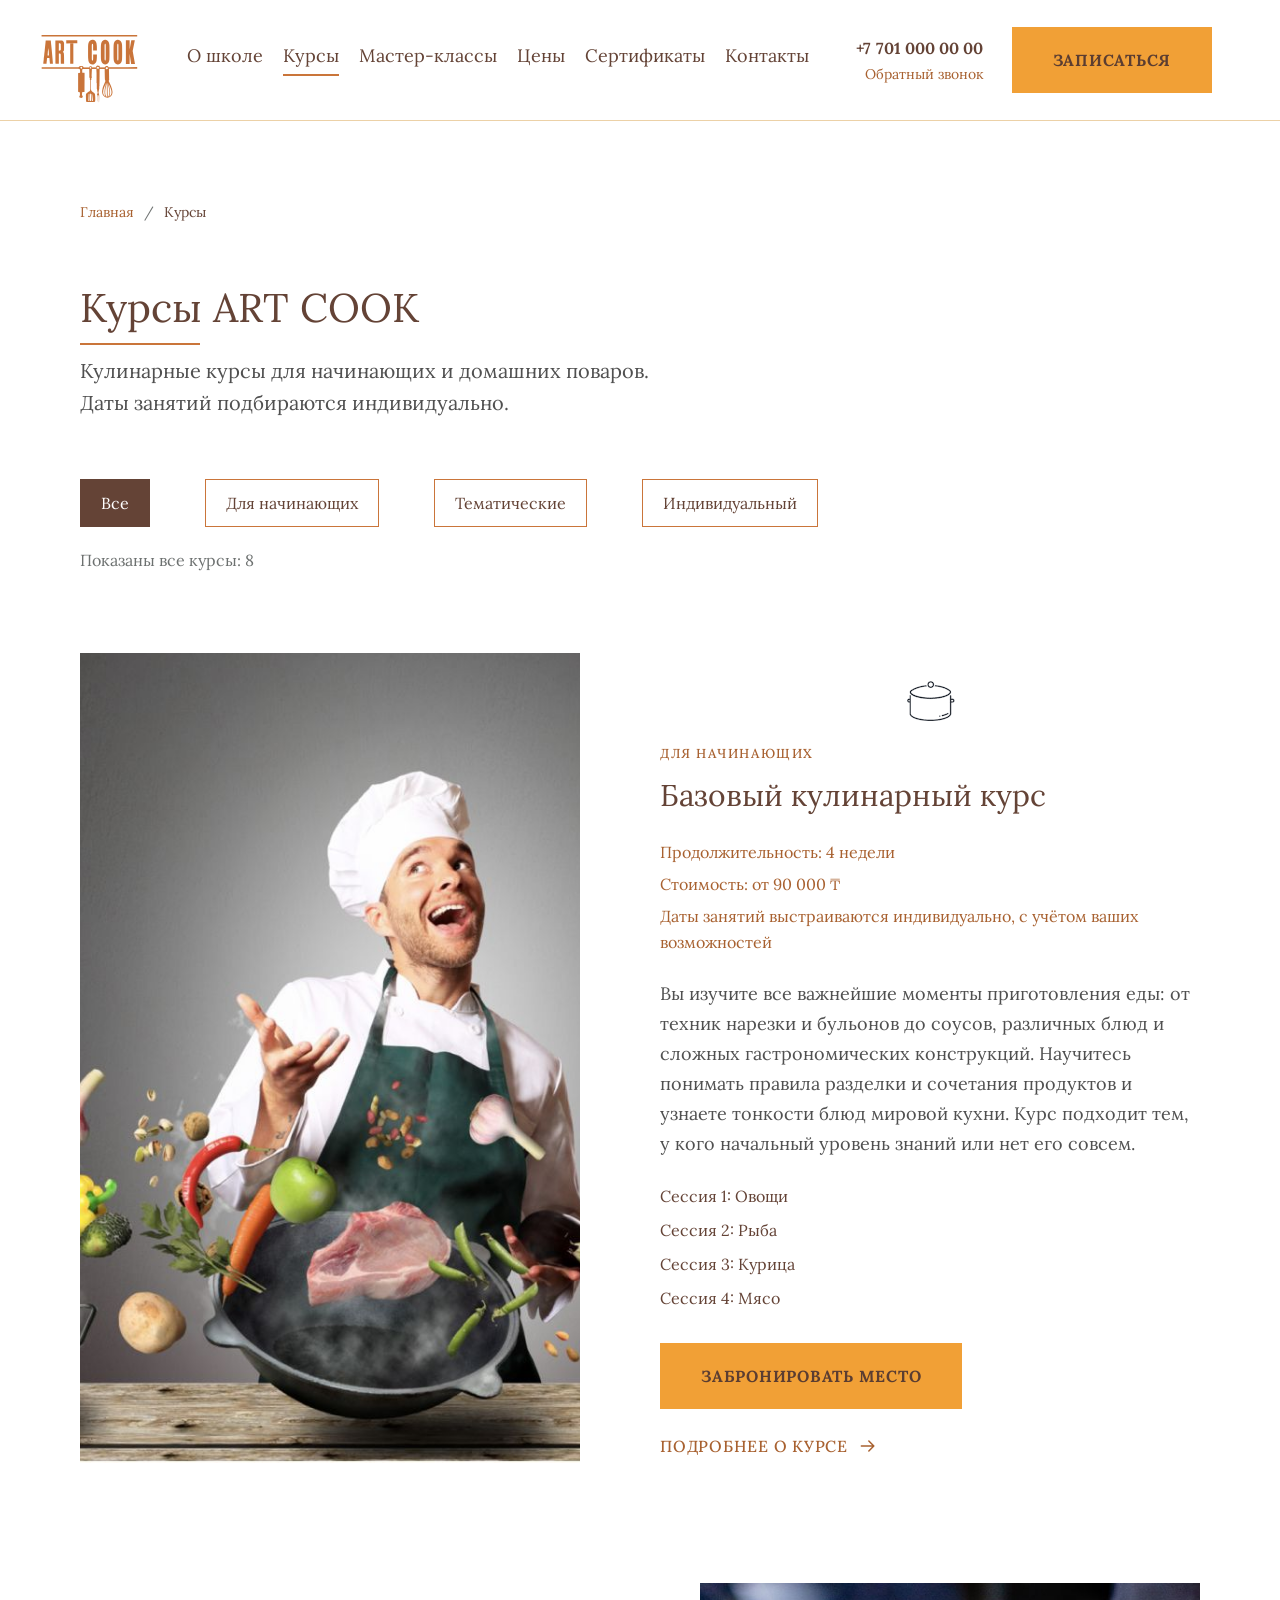
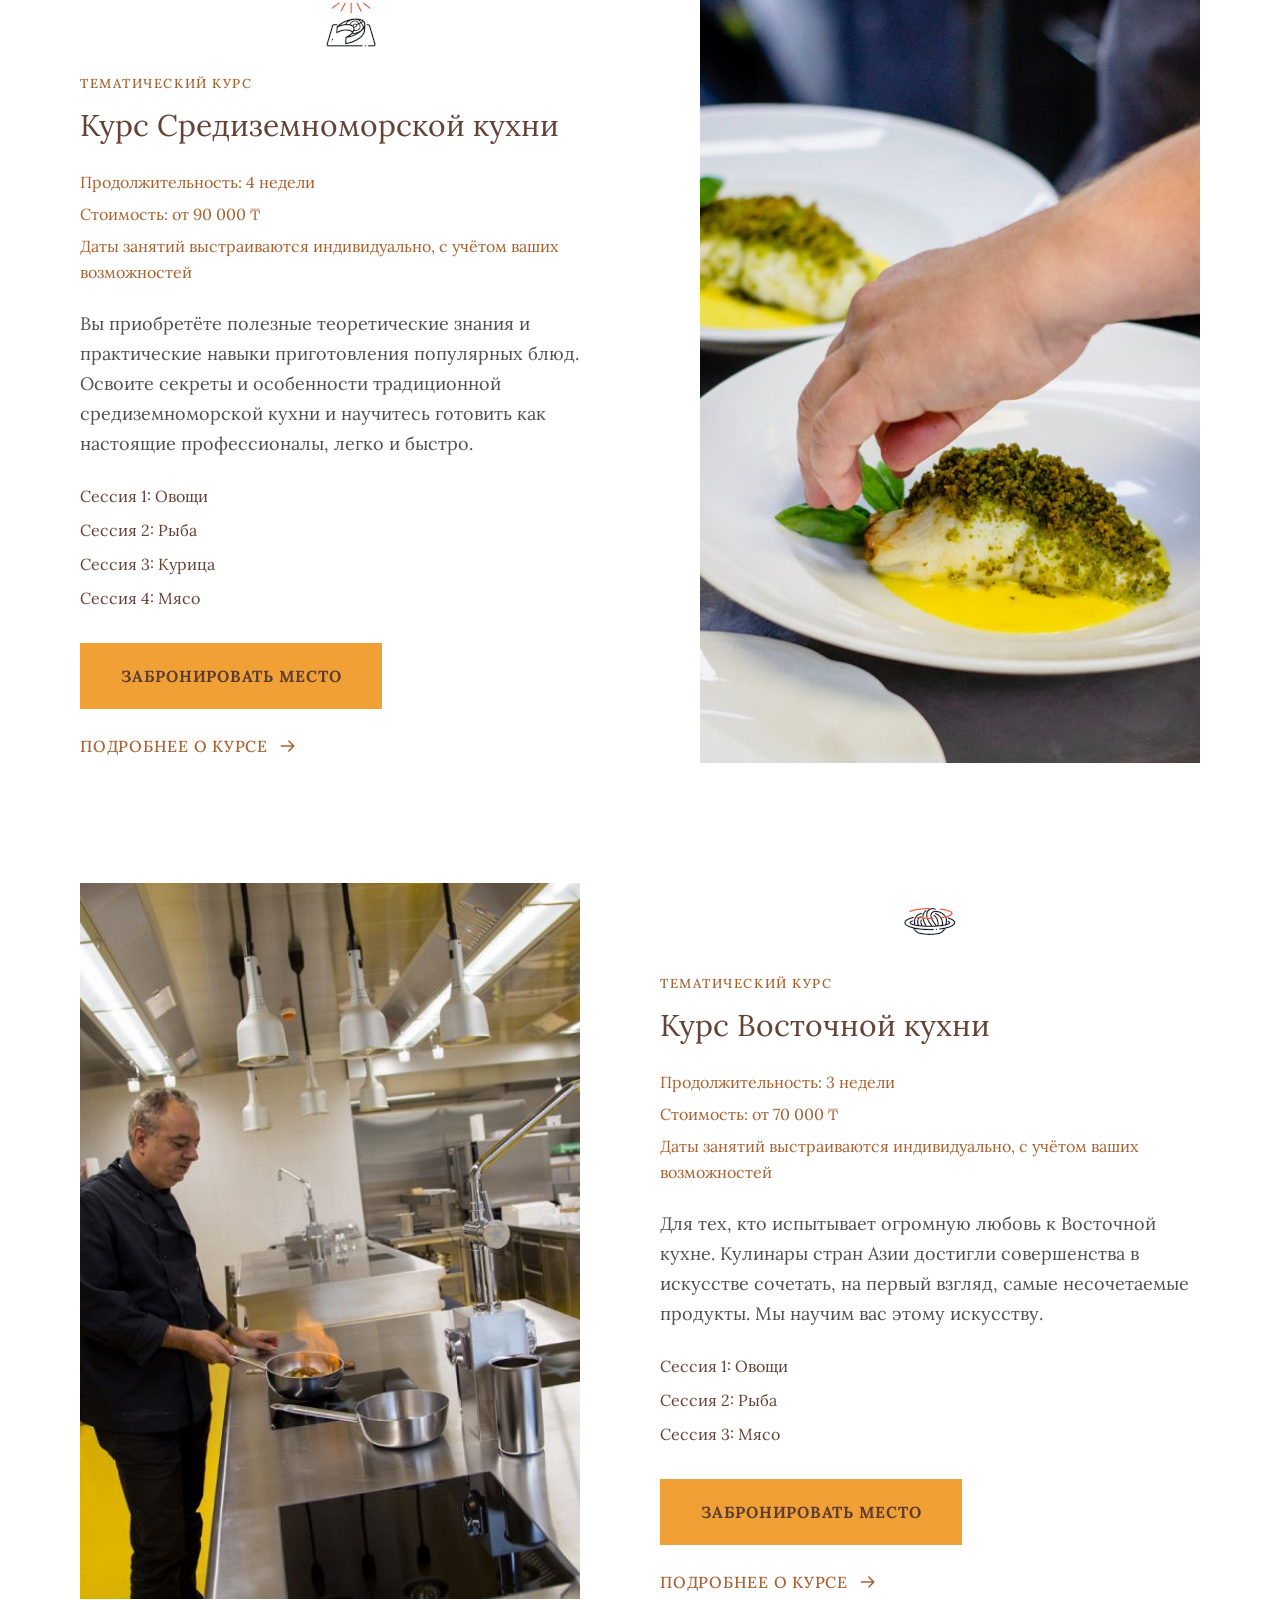
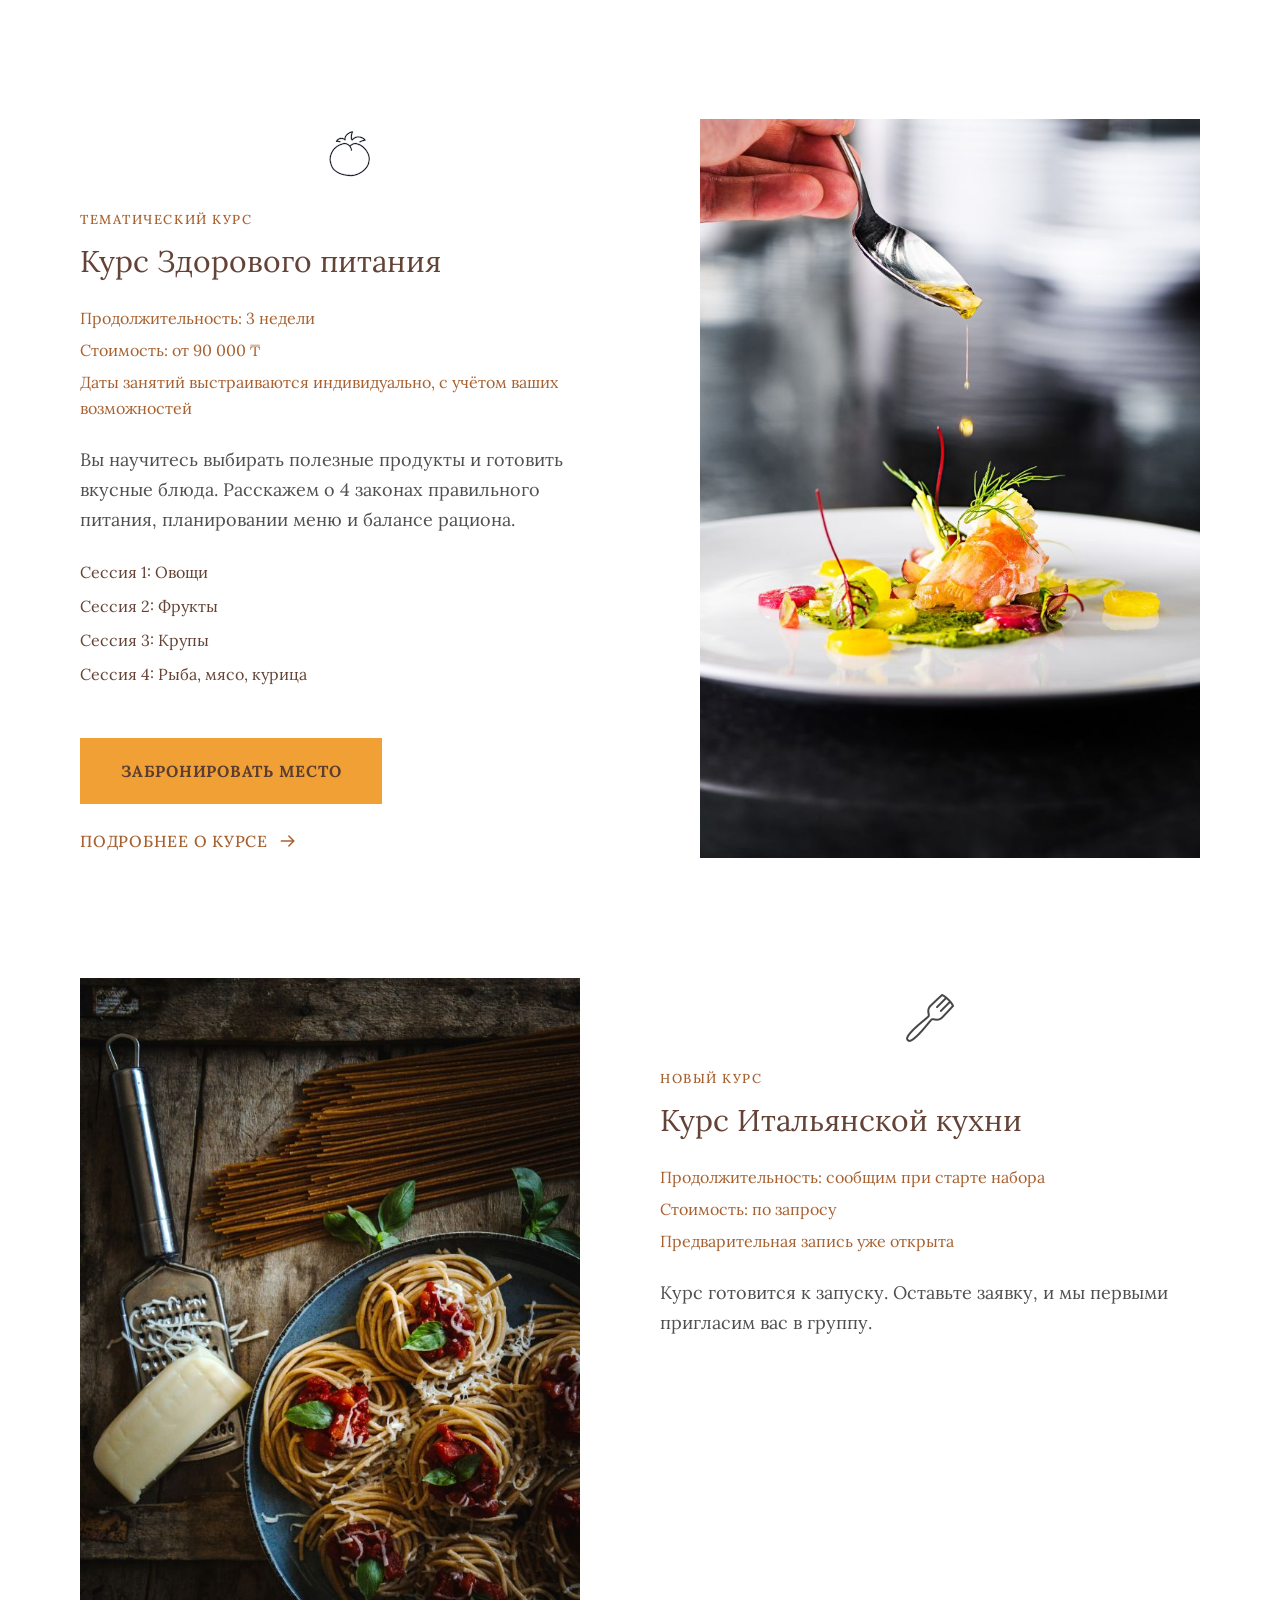
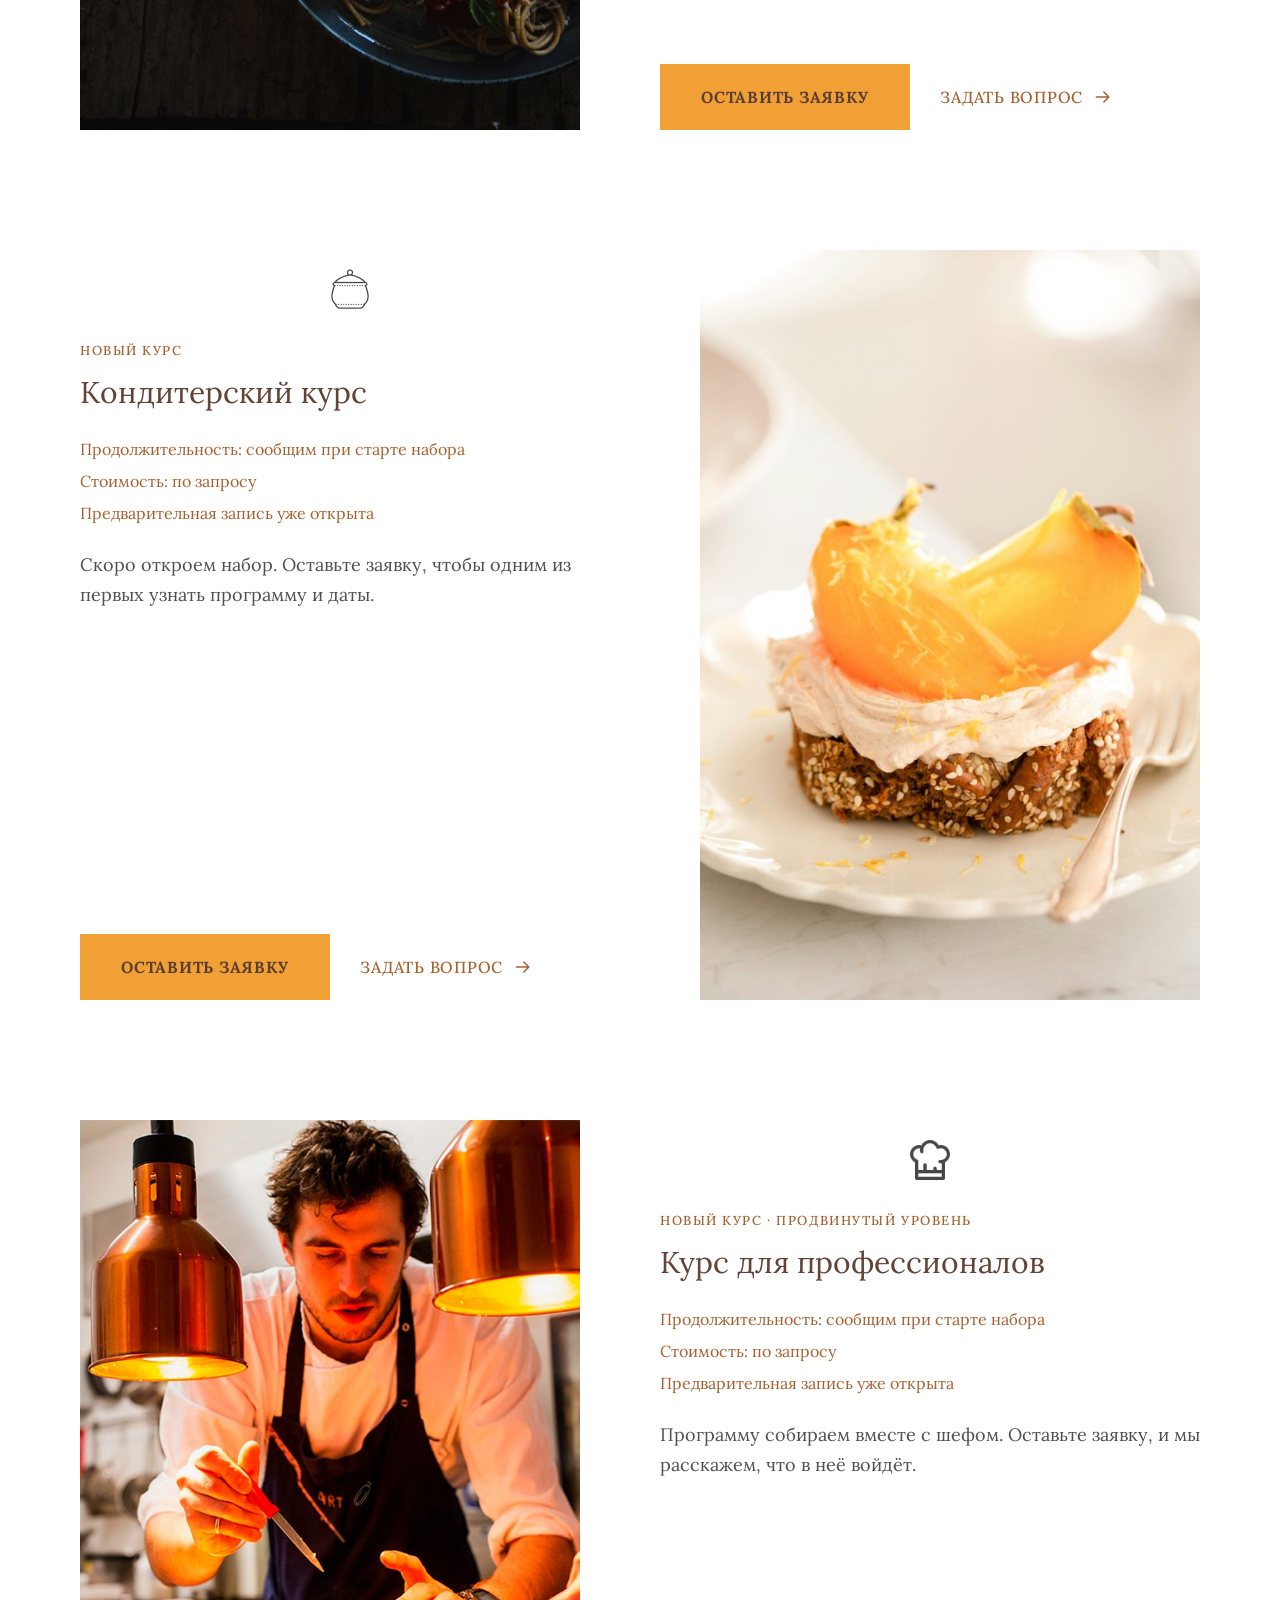
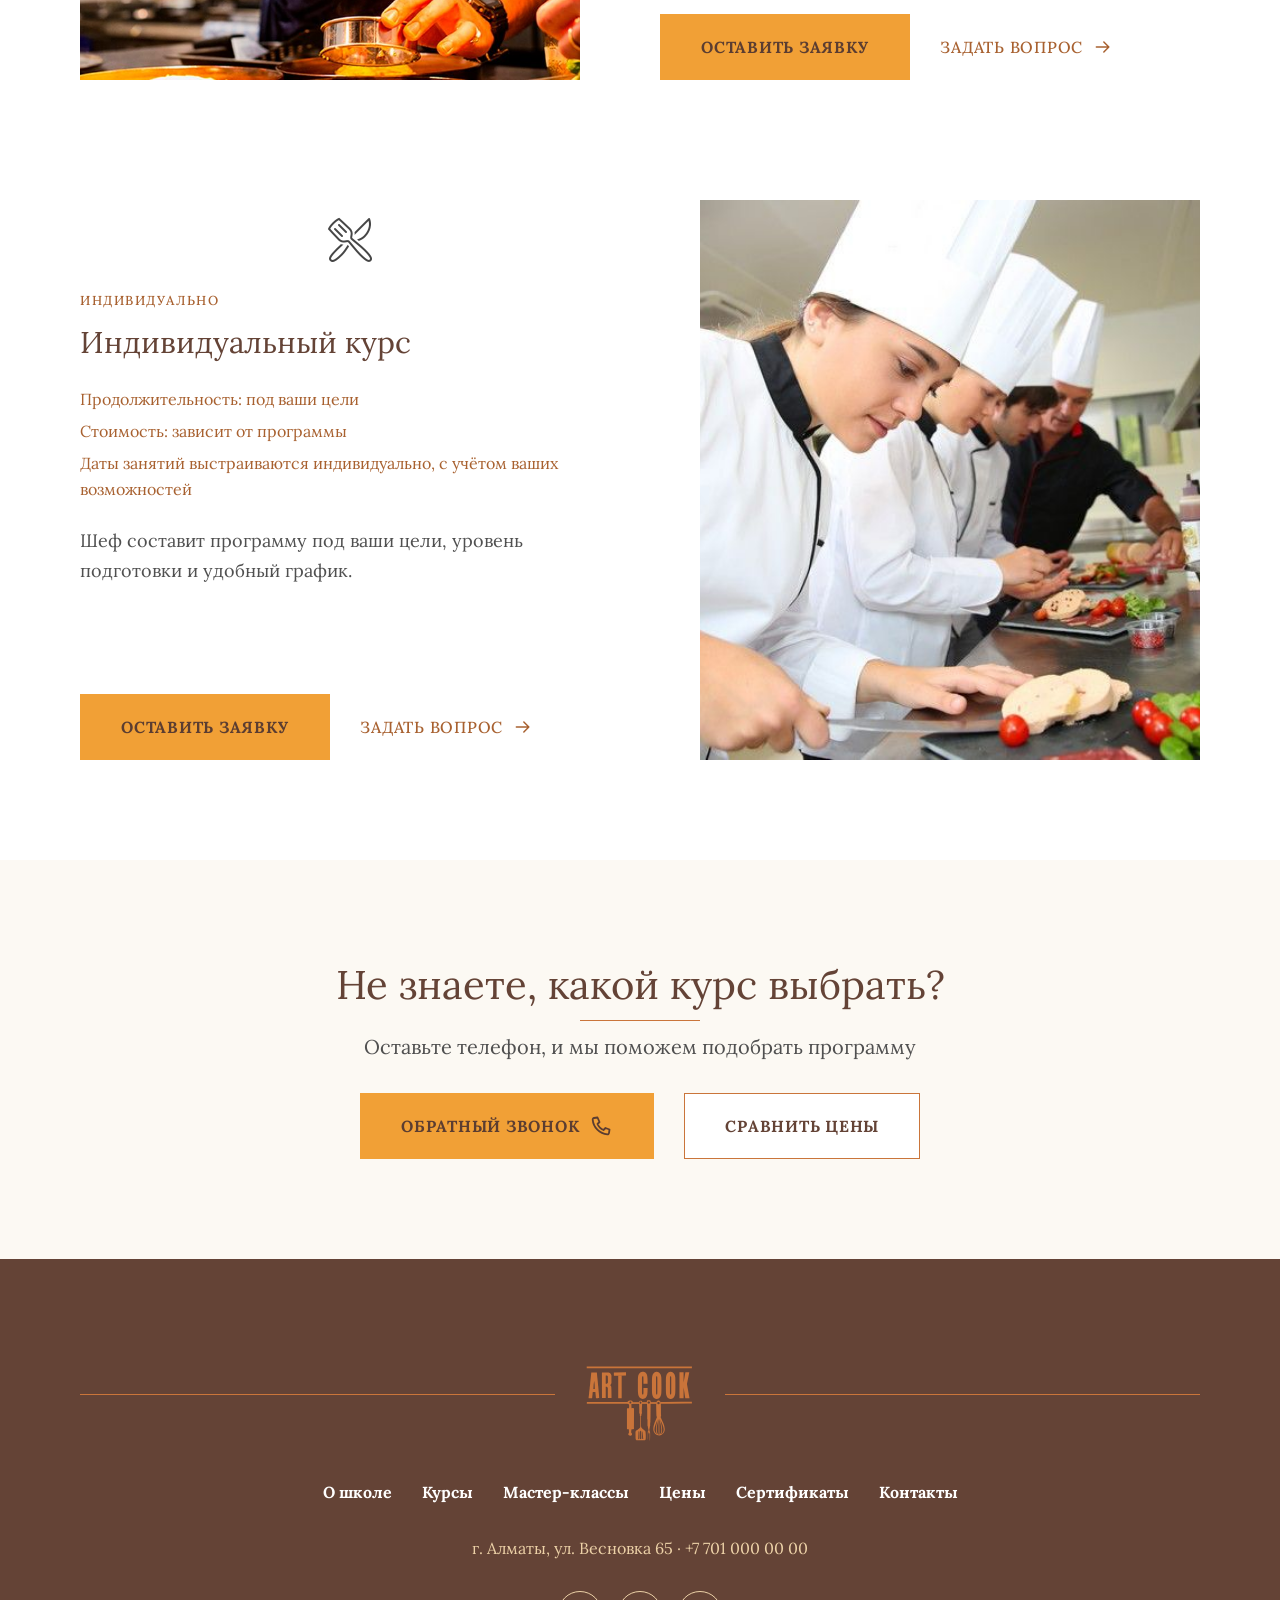
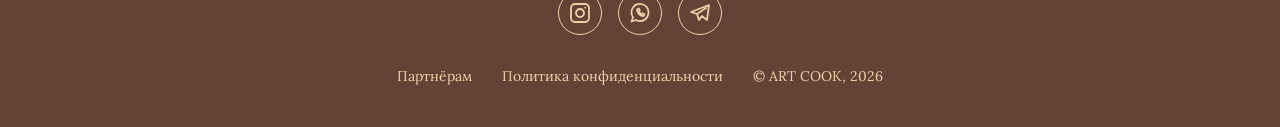
<file: courses.html>
<!doctype html>
<html lang="ru">
<head>
<meta charset="utf-8">
<meta name="viewport" content="width=device-width, initial-scale=1">
<title>Курсы | ART COOK</title>
<meta name="description" content="Кулинарные курсы ART COOK в Алматы: для начинающих, тематические и индивидуальные. Даты занятий подбираются индивидуально.">

<meta property="og:type" content="website">
<meta property="og:title" content="Курсы | ART COOK">
<meta property="og:description" content="Кулинарные курсы ART COOK в Алматы: для начинающих, тематические и индивидуальные. Даты занятий подбираются индивидуально.">
<meta property="og:image" content="https://tanyaaisen07-uiux.github.io/art-cook/assets/img/hero.jpg">
<meta property="og:locale" content="ru_RU">
<meta name="theme-color" content="#644336">
<link rel="icon" href="assets/img/favicon-32.png" sizes="32x32" type="image/png">
<link rel="icon" href="assets/svg/favicon.svg" type="image/svg+xml">
<link rel="apple-touch-icon" href="assets/img/apple-touch-icon.png">
<link rel="preload" href="assets/fonts/lora-cyrillic-400-normal.woff2" as="font" type="font/woff2" crossorigin>
<link rel="stylesheet" href="assets/css/fonts.css">
<link rel="stylesheet" href="assets/css/tokens.css">
<link rel="stylesheet" href="assets/css/styles.css">
</head>
<body class="">
<a class="skip-link" href="#main">Перейти к содержанию</a>
<header class="header">
  <div class="header__bar">
    <a class="header__logo" href="index.html" aria-label="ART COOK, на главную"><img src="assets/svg/logo.svg" alt="ART COOK" width="100" height="100"></a>
    <nav class="nav" aria-label="Основное меню"><a href="about.html">О школе</a><a href="courses.html" aria-current="page">Курсы</a><a href="master-classes.html">Мастер-классы</a><a href="prices.html">Цены</a><a href="gift.html">Сертификаты</a><a href="contacts.html">Контакты</a></nav>
    <div class="header__contact"><a class="header__phone" href="tel:+77010000000">+7 701 000 00 00</a><button type="button" class="header__callback" data-open="callback">Обратный звонок</button></div>
    <a class="btn btn--primary header__cta" href="booking.html" >Записаться</a>
    <span class="header__spacer"></span>
    <a class="header__icon-btn" href="tel:+77010000000" aria-label="Позвонить +7 701 000 00 00"><svg class="icon" aria-hidden="true"><use href="assets/svg/icons.svg#phone"></use></svg></a>
    <button type="button" class="header__icon-btn" aria-label="Открыть меню" aria-expanded="false" aria-controls="menu" data-menu-open><svg class="icon" aria-hidden="true"><use href="assets/svg/icons.svg#menu"></use></svg></button>
  </div>
</header>
<div class="menu" id="menu" role="dialog" aria-modal="true" aria-label="Меню">
  <div class="menu__bar"><a href="index.html" aria-label="На главную"><img src="assets/svg/logo.svg" alt="ART COOK" width="56" height="56"></a><span class="header__spacer"></span><button type="button" class="header__icon-btn" aria-label="Закрыть меню" data-menu-close style="display:inline-flex"><svg class="icon" aria-hidden="true"><use href="assets/svg/icons.svg#close"></use></svg></button></div>
  <nav class="menu__list" aria-label="Меню"><a href="about.html">О школе<svg class="icon" aria-hidden="true"><use href="assets/svg/icons.svg#chevron-right"></use></svg></a><a href="courses.html" aria-current="page">Курсы<svg class="icon" aria-hidden="true"><use href="assets/svg/icons.svg#chevron-right"></use></svg></a><a href="master-classes.html">Мастер-классы<svg class="icon" aria-hidden="true"><use href="assets/svg/icons.svg#chevron-right"></use></svg></a><a href="prices.html">Цены<svg class="icon" aria-hidden="true"><use href="assets/svg/icons.svg#chevron-right"></use></svg></a><a href="gift.html">Сертификаты<svg class="icon" aria-hidden="true"><use href="assets/svg/icons.svg#chevron-right"></use></svg></a><a href="contacts.html">Контакты<svg class="icon" aria-hidden="true"><use href="assets/svg/icons.svg#chevron-right"></use></svg></a></nav>
  <div class="menu__actions">
    <a class="btn btn--primary btn--block" href="booking.html" >Записаться</a>
    <button type="button" class="btn btn--secondary btn--block" data-open="callback">Обратный звонок</button>
    <a class="menu__phone" href="tel:+77010000000">+7 701 000 00 00</a>
    <p class="menu__addr">г. Алматы, ул. Весновка 65</p>
  </div>
</div>
<main id="main">

<section class="section section--intro">
  <div class="container stack-60">
    <nav class="crumbs" aria-label="Хлебные крошки"><a href="index.html">Главная</a><span aria-hidden="true">/</span><span aria-current="page">Курсы</span></nav>
    <div class="sh"><h1 class="h2">Курсы ART COOK</h1><span class="sh__divider" aria-hidden="true"></span><p class="sh__subtitle">Кулинарные курсы для начинающих и домашних поваров.<br>Даты занятий подбираются индивидуально.</p></div>
    <div class="stack gap-20">
      <div class="chips" role="group" aria-label="Фильтр курсов"><button type="button" class="chip" data-filter="all" aria-pressed="true">Все</button><button type="button" class="chip" data-filter="beginner" aria-pressed="false">Для начинающих</button><button type="button" class="chip" data-filter="thematic" aria-pressed="false">Тематические</button><button type="button" class="chip" data-filter="individual" aria-pressed="false">Индивидуальный</button></div>
      <p class="body-s text-muted" id="filter-info" aria-live="polite">Показаны все курсы: 8</p>
    </div>
  </div>
</section>
<section class="section section--flush-top">
  <div class="container blocks"><article class="block" id="basic" data-group="beginner">
  <a class="block__photo" href="course-basic.html" tabindex="-1" aria-hidden="true"><img src="assets/img/course-basic.jpg" alt="" width="500" height="760" loading="lazy" decoding="async"></a>
  <div class="block__info">
    <div class="block__head"><span class="course-icon" data-gif="assets/icons/course-basic.gif"><img src="assets/icons/course-basic.png" alt="" width="80" height="80"></span><p class="overline">Для начинающих</p><h2 class="h3">Базовый кулинарный курс</h2></div>
    <div class="block__meta"><p>Продолжительность: 4 недели</p><p>Стоимость: от 90 000 ₸</p><p class="body-s">Даты занятий выстраиваются индивидуально, с учётом ваших возможностей</p></div>
    <p class="body">Вы изучите все важнейшие моменты приготовления еды: от техник нарезки и бульонов до соусов, различных блюд и сложных гастрономических конструкций. Научитесь понимать правила разделки и сочетания продуктов и узнаете тонкости блюд мировой кухни. Курс подходит тем, у кого начальный уровень знаний или нет его совсем.</p>
    <ul class="sessions"><li>Сессия 1: Овощи</li><li>Сессия 2: Рыба</li><li>Сессия 3: Курица</li><li>Сессия 4: Мясо</li></ul>
    <div class="actions"><a class="btn btn--primary" href="booking.html?course=basic" >Забронировать место</a><a class="link" href="course-basic.html" >Подробнее о курсе<svg class="icon icon-20" aria-hidden="true"><use href="assets/svg/icons.svg#arrow-right"></use></svg></a></div>
  </div>
</article><article class="block block--rev" id="mediterranean" data-group="thematic">
  <a class="block__photo" href="course-mediterranean.html" tabindex="-1" aria-hidden="true"><img src="assets/img/photo-mediterranean.jpg" alt="" width="500" height="760" loading="lazy" decoding="async"></a>
  <div class="block__info">
    <div class="block__head"><span class="course-icon" data-gif="assets/icons/course-mediterranean.gif"><img src="assets/icons/course-mediterranean.png" alt="" width="80" height="80"></span><p class="overline">Тематический курс</p><h2 class="h3">Курс Средиземноморской кухни</h2></div>
    <div class="block__meta"><p>Продолжительность: 4 недели</p><p>Стоимость: от 90 000 ₸</p><p class="body-s">Даты занятий выстраиваются индивидуально, с учётом ваших возможностей</p></div>
    <p class="body">Вы приобретёте полезные теоретические знания и практические навыки приготовления популярных блюд. Освоите секреты и особенности традиционной средиземноморской кухни и научитесь готовить как настоящие профессионалы, легко и быстро.</p>
    <ul class="sessions"><li>Сессия 1: Овощи</li><li>Сессия 2: Рыба</li><li>Сессия 3: Курица</li><li>Сессия 4: Мясо</li></ul>
    <div class="actions"><a class="btn btn--primary" href="booking.html?course=mediterranean" >Забронировать место</a><a class="link" href="course-mediterranean.html" >Подробнее о курсе<svg class="icon icon-20" aria-hidden="true"><use href="assets/svg/icons.svg#arrow-right"></use></svg></a></div>
  </div>
</article><article class="block" id="eastern" data-group="thematic">
  <a class="block__photo" href="course-eastern.html" tabindex="-1" aria-hidden="true"><img src="assets/img/course-eastern.jpg" alt="" width="500" height="760" loading="lazy" decoding="async"></a>
  <div class="block__info">
    <div class="block__head"><span class="course-icon" data-gif="assets/icons/course-eastern.gif"><img src="assets/icons/course-eastern.png" alt="" width="80" height="80"></span><p class="overline">Тематический курс</p><h2 class="h3">Курс Восточной кухни</h2></div>
    <div class="block__meta"><p>Продолжительность: 3 недели</p><p>Стоимость: от 70 000 ₸</p><p class="body-s">Даты занятий выстраиваются индивидуально, с учётом ваших возможностей</p></div>
    <p class="body">Для тех, кто испытывает огромную любовь к Восточной кухне. Кулинары стран Азии достигли совершенства в искусстве сочетать, на первый взгляд, самые несочетаемые продукты. Мы научим вас этому искусству.</p>
    <ul class="sessions"><li>Сессия 1: Овощи</li><li>Сессия 2: Рыба</li><li>Сессия 3: Мясо</li></ul>
    <div class="actions"><a class="btn btn--primary" href="booking.html?course=eastern" >Забронировать место</a><a class="link" href="course-eastern.html" >Подробнее о курсе<svg class="icon icon-20" aria-hidden="true"><use href="assets/svg/icons.svg#arrow-right"></use></svg></a></div>
  </div>
</article><article class="block block--rev" id="healthy" data-group="thematic">
  <a class="block__photo" href="course-healthy.html" tabindex="-1" aria-hidden="true"><img src="assets/img/course-healthy.jpg" alt="" width="500" height="760" loading="lazy" decoding="async"></a>
  <div class="block__info">
    <div class="block__head"><span class="course-icon" data-gif="assets/icons/course-healthy.gif"><img src="assets/icons/course-healthy.png" alt="" width="80" height="80"></span><p class="overline">Тематический курс</p><h2 class="h3">Курс Здорового питания</h2></div>
    <div class="block__meta"><p>Продолжительность: 3 недели</p><p>Стоимость: от 90 000 ₸</p><p class="body-s">Даты занятий выстраиваются индивидуально, с учётом ваших возможностей</p></div>
    <p class="body">Вы научитесь выбирать полезные продукты и готовить вкусные блюда. Расскажем о 4 законах правильного питания, планировании меню и балансе рациона.</p>
    <ul class="sessions"><li>Сессия 1: Овощи</li><li>Сессия 2: Фрукты</li><li>Сессия 3: Крупы</li><li>Сессия 4: Рыба, мясо, курица</li></ul>
    <div class="actions"><a class="btn btn--primary" href="booking.html?course=healthy" >Забронировать место</a><a class="link" href="course-healthy.html" >Подробнее о курсе<svg class="icon icon-20" aria-hidden="true"><use href="assets/svg/icons.svg#arrow-right"></use></svg></a></div>
  </div>
</article><article class="block" id="italian" data-group="thematic">
  <div class="block__photo"><img src="assets/img/mc-italian.jpg" alt="Курс Итальянской кухни" width="500" height="560" loading="lazy" decoding="async"></div>
  <div class="block__info">
    <div class="block__head"><span class="course-icon course-icon--static"><img src="assets/icons/course-italian.png" alt="" width="50" height="50"></span><p class="overline">Новый курс</p><h2 class="h3">Курс Итальянской кухни</h2></div>
    <div class="block__meta"><p>Продолжительность: сообщим при старте набора</p><p>Стоимость: по запросу</p><p class="body-s">Предварительная запись уже открыта</p></div>
    <p class="body">Курс готовится к запуску. Оставьте заявку, и мы первыми пригласим вас в группу.</p>
    <div class="actions"><a class="btn btn--primary" href="booking.html?course=italian" >Оставить заявку</a><button type="button" class="link" data-open="callback" data-topic="Вопрос: Курс Итальянской кухни">Задать вопрос<svg class="icon icon-20" aria-hidden="true"><use href="assets/svg/icons.svg#arrow-right"></use></svg></button></div>
  </div>
</article><article class="block block--rev" id="pastry" data-group="thematic">
  <div class="block__photo"><img src="assets/img/course-pastry.jpg" alt="Кондитерский курс" width="500" height="560" loading="lazy" decoding="async"></div>
  <div class="block__info">
    <div class="block__head"><span class="course-icon course-icon--static"><img src="assets/icons/course-pastry.png" alt="" width="50" height="50"></span><p class="overline">Новый курс</p><h2 class="h3">Кондитерский курс</h2></div>
    <div class="block__meta"><p>Продолжительность: сообщим при старте набора</p><p>Стоимость: по запросу</p><p class="body-s">Предварительная запись уже открыта</p></div>
    <p class="body">Скоро откроем набор. Оставьте заявку, чтобы одним из первых узнать программу и даты.</p>
    <div class="actions"><a class="btn btn--primary" href="booking.html?course=pastry" >Оставить заявку</a><button type="button" class="link" data-open="callback" data-topic="Вопрос: Кондитерский курс">Задать вопрос<svg class="icon icon-20" aria-hidden="true"><use href="assets/svg/icons.svg#arrow-right"></use></svg></button></div>
  </div>
</article><article class="block" id="pro" data-group="thematic">
  <div class="block__photo"><img src="assets/img/course-pro.jpg" alt="Курс для профессионалов" width="500" height="560" loading="lazy" decoding="async"></div>
  <div class="block__info">
    <div class="block__head"><span class="course-icon course-icon--static"><img src="assets/icons/course-pro.png" alt="" width="50" height="50"></span><p class="overline">Новый курс · продвинутый уровень</p><h2 class="h3">Курс для профессионалов</h2></div>
    <div class="block__meta"><p>Продолжительность: сообщим при старте набора</p><p>Стоимость: по запросу</p><p class="body-s">Предварительная запись уже открыта</p></div>
    <p class="body">Программу собираем вместе с шефом. Оставьте заявку, и мы расскажем, что в неё войдёт.</p>
    <div class="actions"><a class="btn btn--primary" href="booking.html?course=pro" >Оставить заявку</a><button type="button" class="link" data-open="callback" data-topic="Вопрос: Курс для профессионалов">Задать вопрос<svg class="icon icon-20" aria-hidden="true"><use href="assets/svg/icons.svg#arrow-right"></use></svg></button></div>
  </div>
</article><article class="block block--rev" id="individual" data-group="individual">
  <div class="block__photo"><img src="assets/img/photo-onsite.jpg" alt="Индивидуальный курс" width="500" height="560" loading="lazy" decoding="async"></div>
  <div class="block__info">
    <div class="block__head"><span class="course-icon course-icon--static"><img src="assets/icons/course-individual.png" alt="" width="50" height="50"></span><p class="overline">Индивидуально</p><h2 class="h3">Индивидуальный курс</h2></div>
    <div class="block__meta"><p>Продолжительность: под ваши цели</p><p>Стоимость: зависит от программы</p><p class="body-s">Даты занятий выстраиваются индивидуально, с учётом ваших возможностей</p></div>
    <p class="body">Шеф составит программу под ваши цели, уровень подготовки и удобный график.</p>
    <div class="actions"><a class="btn btn--primary" href="booking.html?course=individual" >Оставить заявку</a><button type="button" class="link" data-open="callback" data-topic="Вопрос: Индивидуальный курс">Задать вопрос<svg class="icon icon-20" aria-hidden="true"><use href="assets/svg/icons.svg#arrow-right"></use></svg></button></div>
  </div>
</article></div>
</section>
<section class="section section--cream">
  <div class="container stack" style="align-items:center;gap:30px">
    <div class="sh sh--center"><h2 class="h2">Не знаете, какой курс выбрать?</h2><span class="sh__divider" aria-hidden="true"></span><p class="sh__subtitle">Оставьте телефон, и мы поможем подобрать программу</p></div>
    <div class="actions actions--center actions--m-stack"><button type="button" class="btn btn--primary" data-open="callback">Обратный звонок<svg class="icon" aria-hidden="true"><use href="assets/svg/icons.svg#phone"></use></svg></button><a class="btn btn--secondary" href="prices.html" >Сравнить цены</a></div>
  </div>
</section>
</main>
<footer class="footer">
  <div class="container footer__inner">
    <div class="footer__logo-row"><a href="index.html" aria-label="ART COOK, на главную"><img src="assets/svg/logo-footer.svg" alt="ART COOK" width="110" height="110" loading="lazy"></a></div>
    <nav class="footer__nav" aria-label="Меню в подвале"><a href="about.html">О школе</a><a href="courses.html">Курсы</a><a href="master-classes.html">Мастер-классы</a><a href="prices.html">Цены</a><a href="gift.html">Сертификаты</a><a href="contacts.html">Контакты</a></nav>
    <p class="footer__addr">г. Алматы, ул. Весновка 65 · <a href="tel:+77010000000">+7 701 000 00 00</a></p>
    <div class="socials">
      <a class="social" href="https://www.instagram.com/" target="_blank" rel="noopener" aria-label="Instagram"><svg class="icon" aria-hidden="true"><use href="assets/svg/icons.svg#instagram"></use></svg></a>
      <a class="social" href="https://wa.me/77010000000" target="_blank" rel="noopener" aria-label="WhatsApp"><svg class="icon" aria-hidden="true"><use href="assets/svg/icons.svg#whatsapp"></use></svg></a>
      <a class="social" href="https://t.me/" target="_blank" rel="noopener" aria-label="Telegram"><svg class="icon" aria-hidden="true"><use href="assets/svg/icons.svg#telegram"></use></svg></a>
    </div>
    <div class="footer__bottom"><a href="contacts.html#partners">Партнёрам</a><a href="privacy.html">Политика конфиденциальности</a><span>© ART COOK, <span data-year>2026</span></span></div>
  </div>
</footer>
<div class="modal" id="callback" aria-hidden="true">
  <div class="modal__scrim" data-close></div>
  <div class="modal__dialog" role="dialog" aria-modal="true" aria-labelledby="cb-title">
    <div data-state="form" class="stack gap-20">
      <div class="modal__top"><h2 class="h4" id="cb-title">Обратный звонок</h2><button type="button" class="modal__close" aria-label="Закрыть" data-close><svg class="icon" aria-hidden="true"><use href="assets/svg/icons.svg#close"></use></svg></button></div>
      <p class="body">Оставьте телефон, и мы перезвоним в рабочее время</p>
      <form class="form js-form" data-kind="callback" novalidate>
        <input type="hidden" name="topic" value="Обратный звонок">
        <p class="caption text-muted">* обязательные поля</p>
        <div class="field" data-field="name">
  <label class="field__label" for="f-name-cb">Имя *</label>
  <div class="field__control"><input id="f-name-cb" name="name" type="text" placeholder="Введите имя" required autocomplete="name"></div>
  <p class="field__helper">Укажите имя</p>
</div>
        <div class="field" data-field="phone">
  <label class="field__label" for="f-phone-cb">Телефон *</label>
  <div class="field__control"><input id="f-phone-cb" name="phone" type="tel" placeholder="+7 (___) ___-__-__" required inputmode="tel" autocomplete="tel"></div>
  <p class="field__helper">Введите номер полностью: +7 (XXX) XXX-XX-XX</p>
</div>
        <div class="field" data-field="time">
  <label class="field__label" for="f-time-cb">Удобное время</label>
  <div class="field__control"><select id="f-time-cb" name="time"><option value="Любое" selected>Любое</option><option value="10:00–13:00">Утром, 10:00–13:00</option><option value="13:00–17:00">Днём, 13:00–17:00</option><option value="17:00–20:00">Вечером, 17:00–20:00</option></select><svg class="icon field__chevron" aria-hidden="true"><use href="assets/svg/icons.svg#chevron-down"></use></svg></div>
  <p class="field__helper"></p>
</div>
        <label class="check" data-field="consent"><input type="checkbox" name="consent" required id="f-consent-cb"><span>Согласен на обработку персональных данных. <a href="privacy.html">Политика конфиденциальности</a></span></label><p class="form-error">Подтвердите согласие на обработку данных</p>
        <button type="submit" class="btn btn--primary btn--block">Перезвоните мне<svg class="icon" aria-hidden="true"><use href="assets/svg/icons.svg#phone"></use></svg></button>
      </form>
    </div>
    <div data-state="success" class="stack gap-20">
      <div class="modal__top"><h2 class="h4">Спасибо!</h2><button type="button" class="modal__close" aria-label="Закрыть" data-close><svg class="icon" aria-hidden="true"><use href="assets/svg/icons.svg#close"></use></svg></button></div>
      <p class="body">Мы перезвоним вам в рабочее время.</p>
      <button type="button" class="btn btn--secondary btn--block" data-close>Закрыть</button>
    </div>
  </div>
</div>
<script src="assets/js/main.js" defer></script>
</body>
</html>
</file>
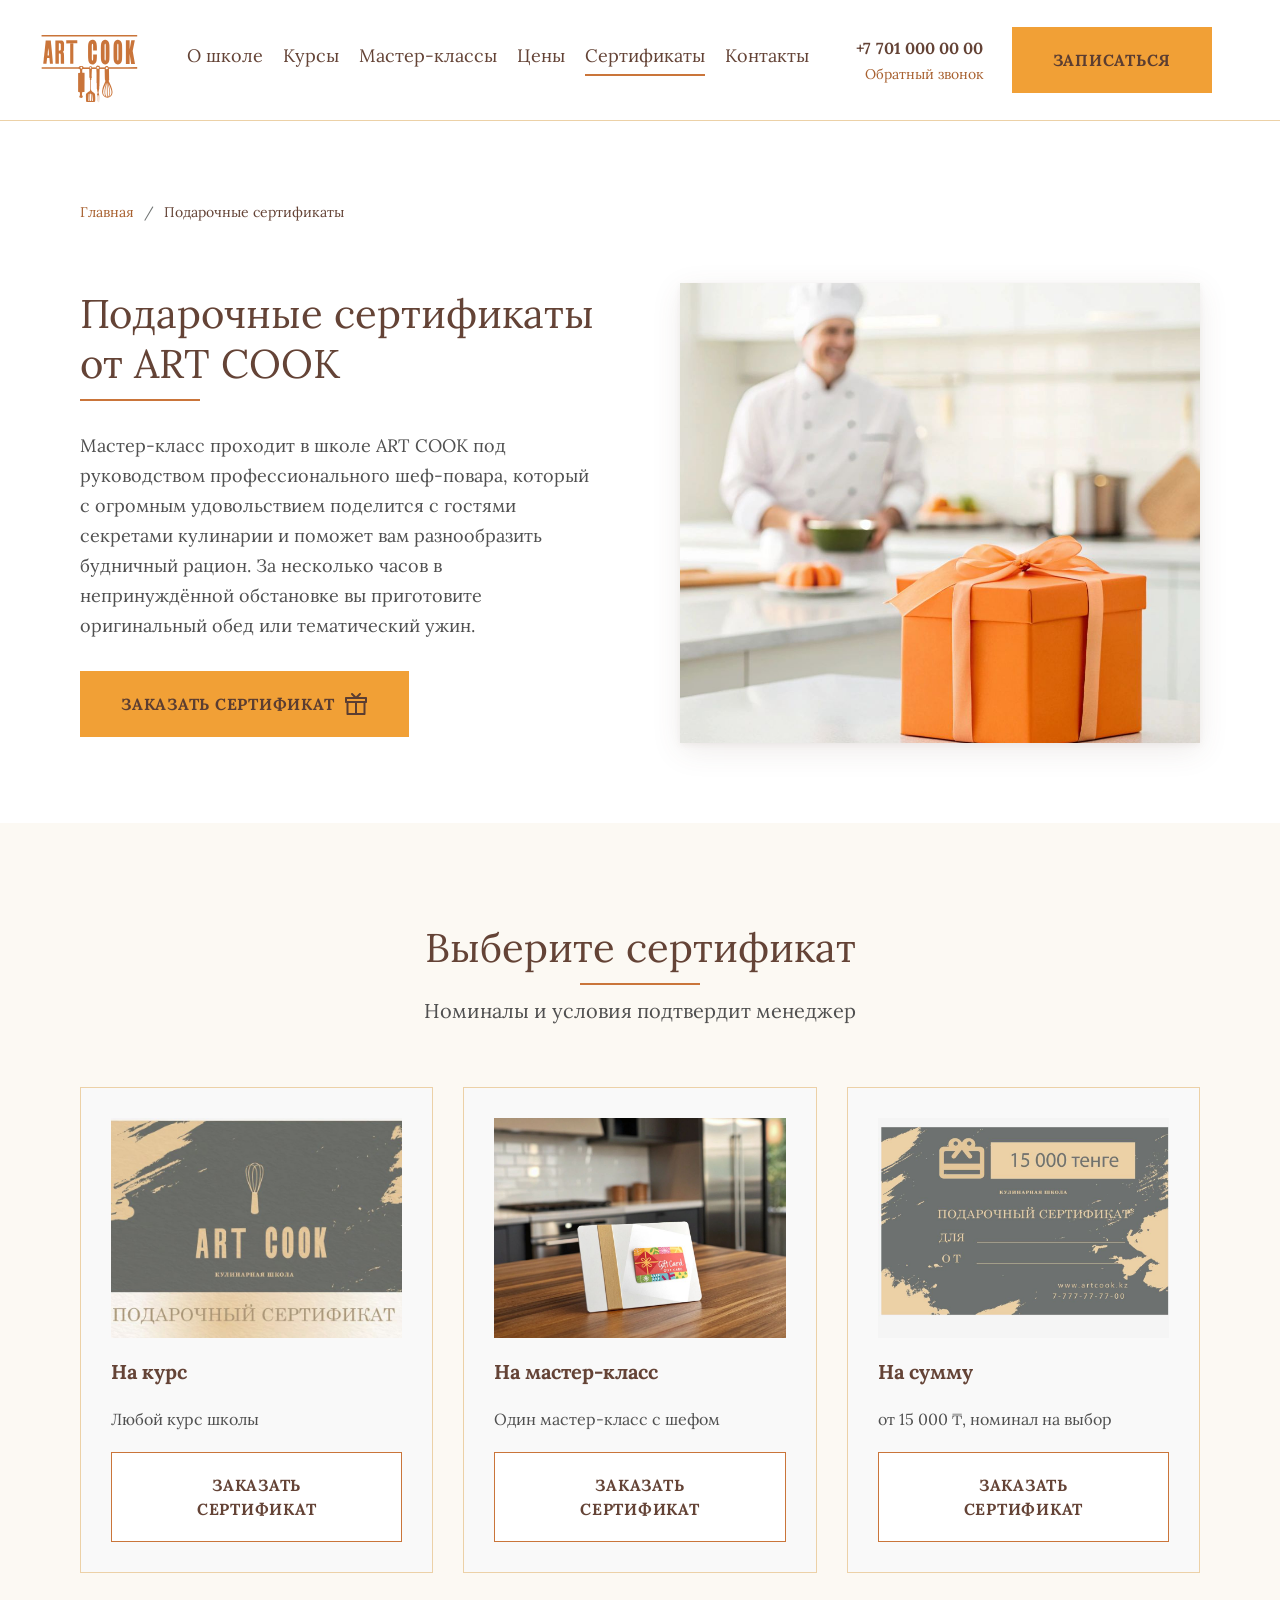
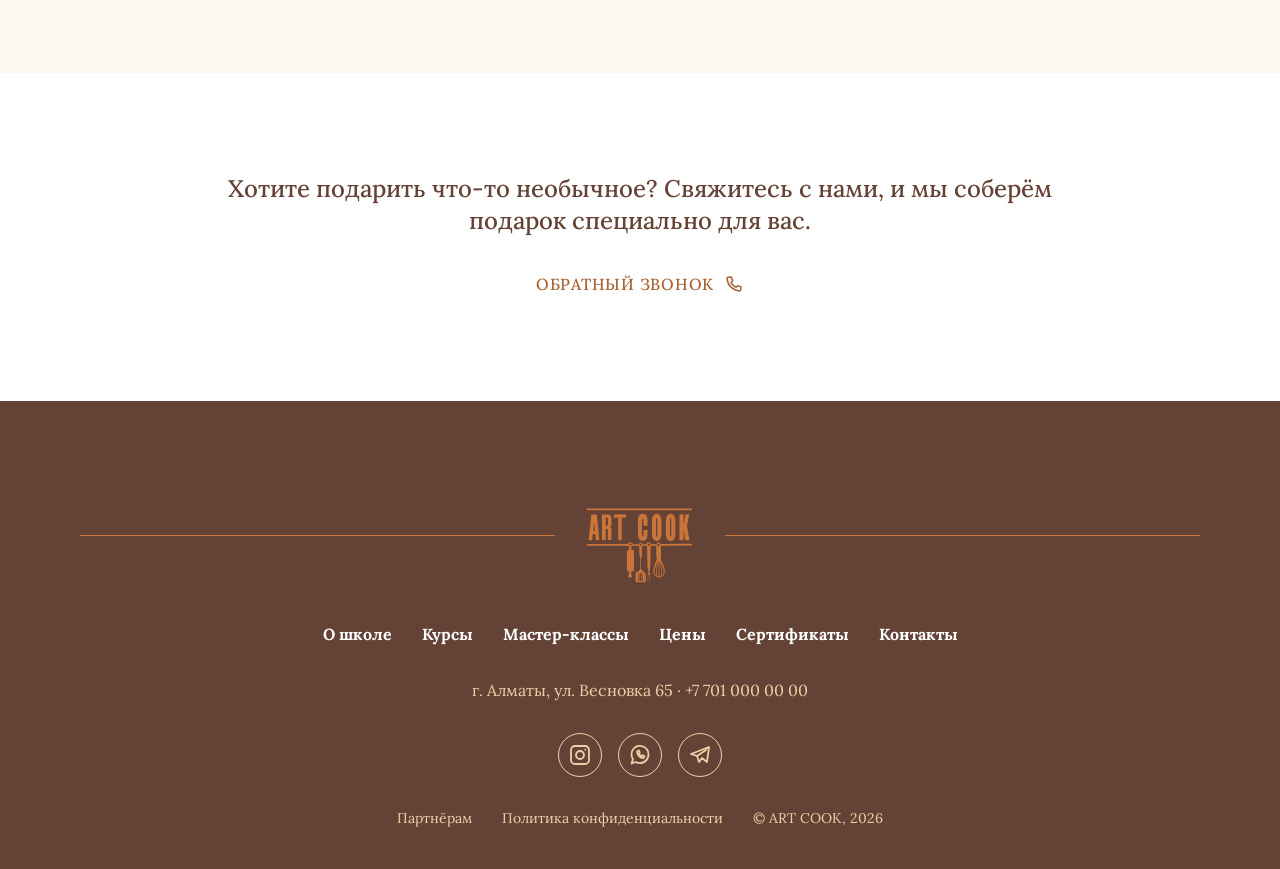
<file: gift.html>
<!doctype html>
<html lang="ru">
<head>
<meta charset="utf-8">
<meta name="viewport" content="width=device-width, initial-scale=1">
<title>Подарочные сертификаты | ART COOK</title>
<meta name="description" content="Подарочные сертификаты ART COOK на курс, мастер-класс или сумму от 15 000 ₸.">

<meta property="og:type" content="website">
<meta property="og:title" content="Подарочные сертификаты | ART COOK">
<meta property="og:description" content="Подарочные сертификаты ART COOK на курс, мастер-класс или сумму от 15 000 ₸.">
<meta property="og:image" content="https://tanyaaisen07-uiux.github.io/art-cook/assets/img/hero.jpg">
<meta property="og:locale" content="ru_RU">
<meta name="theme-color" content="#644336">
<link rel="icon" href="assets/img/favicon-32.png" sizes="32x32" type="image/png">
<link rel="icon" href="assets/svg/favicon.svg" type="image/svg+xml">
<link rel="apple-touch-icon" href="assets/img/apple-touch-icon.png">
<link rel="preload" href="assets/fonts/lora-cyrillic-400-normal.woff2" as="font" type="font/woff2" crossorigin>
<link rel="stylesheet" href="assets/css/fonts.css">
<link rel="stylesheet" href="assets/css/tokens.css">
<link rel="stylesheet" href="assets/css/styles.css">
</head>
<body class="">
<a class="skip-link" href="#main">Перейти к содержанию</a>
<header class="header">
  <div class="header__bar">
    <a class="header__logo" href="index.html" aria-label="ART COOK, на главную"><img src="assets/svg/logo.svg" alt="ART COOK" width="100" height="100"></a>
    <nav class="nav" aria-label="Основное меню"><a href="about.html">О школе</a><a href="courses.html">Курсы</a><a href="master-classes.html">Мастер-классы</a><a href="prices.html">Цены</a><a href="gift.html" aria-current="page">Сертификаты</a><a href="contacts.html">Контакты</a></nav>
    <div class="header__contact"><a class="header__phone" href="tel:+77010000000">+7 701 000 00 00</a><button type="button" class="header__callback" data-open="callback">Обратный звонок</button></div>
    <a class="btn btn--primary header__cta" href="booking.html" >Записаться</a>
    <span class="header__spacer"></span>
    <a class="header__icon-btn" href="tel:+77010000000" aria-label="Позвонить +7 701 000 00 00"><svg class="icon" aria-hidden="true"><use href="assets/svg/icons.svg#phone"></use></svg></a>
    <button type="button" class="header__icon-btn" aria-label="Открыть меню" aria-expanded="false" aria-controls="menu" data-menu-open><svg class="icon" aria-hidden="true"><use href="assets/svg/icons.svg#menu"></use></svg></button>
  </div>
</header>
<div class="menu" id="menu" role="dialog" aria-modal="true" aria-label="Меню">
  <div class="menu__bar"><a href="index.html" aria-label="На главную"><img src="assets/svg/logo.svg" alt="ART COOK" width="56" height="56"></a><span class="header__spacer"></span><button type="button" class="header__icon-btn" aria-label="Закрыть меню" data-menu-close style="display:inline-flex"><svg class="icon" aria-hidden="true"><use href="assets/svg/icons.svg#close"></use></svg></button></div>
  <nav class="menu__list" aria-label="Меню"><a href="about.html">О школе<svg class="icon" aria-hidden="true"><use href="assets/svg/icons.svg#chevron-right"></use></svg></a><a href="courses.html">Курсы<svg class="icon" aria-hidden="true"><use href="assets/svg/icons.svg#chevron-right"></use></svg></a><a href="master-classes.html">Мастер-классы<svg class="icon" aria-hidden="true"><use href="assets/svg/icons.svg#chevron-right"></use></svg></a><a href="prices.html">Цены<svg class="icon" aria-hidden="true"><use href="assets/svg/icons.svg#chevron-right"></use></svg></a><a href="gift.html" aria-current="page">Сертификаты<svg class="icon" aria-hidden="true"><use href="assets/svg/icons.svg#chevron-right"></use></svg></a><a href="contacts.html">Контакты<svg class="icon" aria-hidden="true"><use href="assets/svg/icons.svg#chevron-right"></use></svg></a></nav>
  <div class="menu__actions">
    <a class="btn btn--primary btn--block" href="booking.html" >Записаться</a>
    <button type="button" class="btn btn--secondary btn--block" data-open="callback">Обратный звонок</button>
    <a class="menu__phone" href="tel:+77010000000">+7 701 000 00 00</a>
    <p class="menu__addr">г. Алматы, ул. Весновка 65</p>
  </div>
</div>
<main id="main">

<section class="section section--intro">
  <div class="container stack-60">
    <nav class="crumbs" aria-label="Хлебные крошки"><a href="index.html">Главная</a><span aria-hidden="true">/</span><span aria-current="page">Подарочные сертификаты</span></nav>
    <div class="split split--r520">
      <div class="split__text">
        <div class="sh"><h1 class="h2">Подарочные сертификаты от ART COOK</h1><span class="sh__divider" aria-hidden="true"></span></div>
        <p class="body">Мастер-класс проходит в школе ART COOK под руководством профессионального шеф-повара, который с огромным удовольствием поделится с гостями секретами кулинарии и поможет вам разнообразить будничный рацион. За несколько часов в непринуждённой обстановке вы приготовите оригинальный обед или тематический ужин.</p>
        <button type="button" class="btn btn--primary" data-open="callback" data-topic="Подарочный сертификат">Заказать сертификат<svg class="icon" aria-hidden="true"><use href="assets/svg/icons.svg#gift"></use></svg></button>
      </div>
      <div class="split__photo"><img src="assets/img/gift-intro.jpg" alt="Подарок от ART COOK" width="520" height="460"></div>
    </div>
  </div>
</section>
<section class="section section--cream">
  <div class="container stack-60">
    <div class="sh sh--center"><h2 class="h2">Выберите сертификат</h2><span class="sh__divider" aria-hidden="true"></span><p class="sh__subtitle">Номиналы и условия подтвердит менеджер</p></div>
    <div class="cards-3"><div class="gift-type"><img src="assets/img/gift-course.jpg" alt="Сертификат на курс" width="298" height="220" loading="lazy" decoding="async"><h3 class="h5">На курс</h3><p class="body-s">Любой курс школы</p><button type="button" class="btn btn--secondary btn--block" data-open="callback" data-topic="Сертификат на курс">Заказать сертификат</button></div><div class="gift-type"><img src="assets/img/gift-box.jpg" alt="Сертификат на мастер-класс" width="298" height="220" loading="lazy" decoding="async"><h3 class="h5">На мастер-класс</h3><p class="body-s">Один мастер-класс с шефом</p><button type="button" class="btn btn--secondary btn--block" data-open="callback" data-topic="Сертификат на мастер-класс">Заказать сертификат</button></div><div class="gift-type"><img src="assets/img/gift-amount.jpg" alt="Сертификат на сумму" width="298" height="220" loading="lazy" decoding="async"><h3 class="h5">На сумму</h3><p class="body-s">от 15 000 ₸, номинал на выбор</p><button type="button" class="btn btn--secondary btn--block" data-open="callback" data-topic="Сертификат на сумму">Заказать сертификат</button></div></div>
  </div>
</section>
<section class="section">
  <div class="container stack" style="align-items:center;gap:30px;text-align:center">
    <p class="h4" style="max-width:900px">Хотите подарить что-то необычное? Свяжитесь с нами, и мы соберём подарок специально для вас.</p>
    <button type="button" class="link" data-open="callback">Обратный звонок<svg class="icon icon-20" aria-hidden="true"><use href="assets/svg/icons.svg#phone"></use></svg></button>
  </div>
</section>
</main>
<footer class="footer">
  <div class="container footer__inner">
    <div class="footer__logo-row"><a href="index.html" aria-label="ART COOK, на главную"><img src="assets/svg/logo-footer.svg" alt="ART COOK" width="110" height="110" loading="lazy"></a></div>
    <nav class="footer__nav" aria-label="Меню в подвале"><a href="about.html">О школе</a><a href="courses.html">Курсы</a><a href="master-classes.html">Мастер-классы</a><a href="prices.html">Цены</a><a href="gift.html">Сертификаты</a><a href="contacts.html">Контакты</a></nav>
    <p class="footer__addr">г. Алматы, ул. Весновка 65 · <a href="tel:+77010000000">+7 701 000 00 00</a></p>
    <div class="socials">
      <a class="social" href="https://www.instagram.com/" target="_blank" rel="noopener" aria-label="Instagram"><svg class="icon" aria-hidden="true"><use href="assets/svg/icons.svg#instagram"></use></svg></a>
      <a class="social" href="https://wa.me/77010000000" target="_blank" rel="noopener" aria-label="WhatsApp"><svg class="icon" aria-hidden="true"><use href="assets/svg/icons.svg#whatsapp"></use></svg></a>
      <a class="social" href="https://t.me/" target="_blank" rel="noopener" aria-label="Telegram"><svg class="icon" aria-hidden="true"><use href="assets/svg/icons.svg#telegram"></use></svg></a>
    </div>
    <div class="footer__bottom"><a href="contacts.html#partners">Партнёрам</a><a href="privacy.html">Политика конфиденциальности</a><span>© ART COOK, <span data-year>2026</span></span></div>
  </div>
</footer>
<div class="modal" id="callback" aria-hidden="true">
  <div class="modal__scrim" data-close></div>
  <div class="modal__dialog" role="dialog" aria-modal="true" aria-labelledby="cb-title">
    <div data-state="form" class="stack gap-20">
      <div class="modal__top"><h2 class="h4" id="cb-title">Обратный звонок</h2><button type="button" class="modal__close" aria-label="Закрыть" data-close><svg class="icon" aria-hidden="true"><use href="assets/svg/icons.svg#close"></use></svg></button></div>
      <p class="body">Оставьте телефон, и мы перезвоним в рабочее время</p>
      <form class="form js-form" data-kind="callback" novalidate>
        <input type="hidden" name="topic" value="Обратный звонок">
        <p class="caption text-muted">* обязательные поля</p>
        <div class="field" data-field="name">
  <label class="field__label" for="f-name-cb">Имя *</label>
  <div class="field__control"><input id="f-name-cb" name="name" type="text" placeholder="Введите имя" required autocomplete="name"></div>
  <p class="field__helper">Укажите имя</p>
</div>
        <div class="field" data-field="phone">
  <label class="field__label" for="f-phone-cb">Телефон *</label>
  <div class="field__control"><input id="f-phone-cb" name="phone" type="tel" placeholder="+7 (___) ___-__-__" required inputmode="tel" autocomplete="tel"></div>
  <p class="field__helper">Введите номер полностью: +7 (XXX) XXX-XX-XX</p>
</div>
        <div class="field" data-field="time">
  <label class="field__label" for="f-time-cb">Удобное время</label>
  <div class="field__control"><select id="f-time-cb" name="time"><option value="Любое" selected>Любое</option><option value="10:00–13:00">Утром, 10:00–13:00</option><option value="13:00–17:00">Днём, 13:00–17:00</option><option value="17:00–20:00">Вечером, 17:00–20:00</option></select><svg class="icon field__chevron" aria-hidden="true"><use href="assets/svg/icons.svg#chevron-down"></use></svg></div>
  <p class="field__helper"></p>
</div>
        <label class="check" data-field="consent"><input type="checkbox" name="consent" required id="f-consent-cb"><span>Согласен на обработку персональных данных. <a href="privacy.html">Политика конфиденциальности</a></span></label><p class="form-error">Подтвердите согласие на обработку данных</p>
        <button type="submit" class="btn btn--primary btn--block">Перезвоните мне<svg class="icon" aria-hidden="true"><use href="assets/svg/icons.svg#phone"></use></svg></button>
      </form>
    </div>
    <div data-state="success" class="stack gap-20">
      <div class="modal__top"><h2 class="h4">Спасибо!</h2><button type="button" class="modal__close" aria-label="Закрыть" data-close><svg class="icon" aria-hidden="true"><use href="assets/svg/icons.svg#close"></use></svg></button></div>
      <p class="body">Мы перезвоним вам в рабочее время.</p>
      <button type="button" class="btn btn--secondary btn--block" data-close>Закрыть</button>
    </div>
  </div>
</div>
<script src="assets/js/main.js" defer></script>
</body>
</html>
</file>
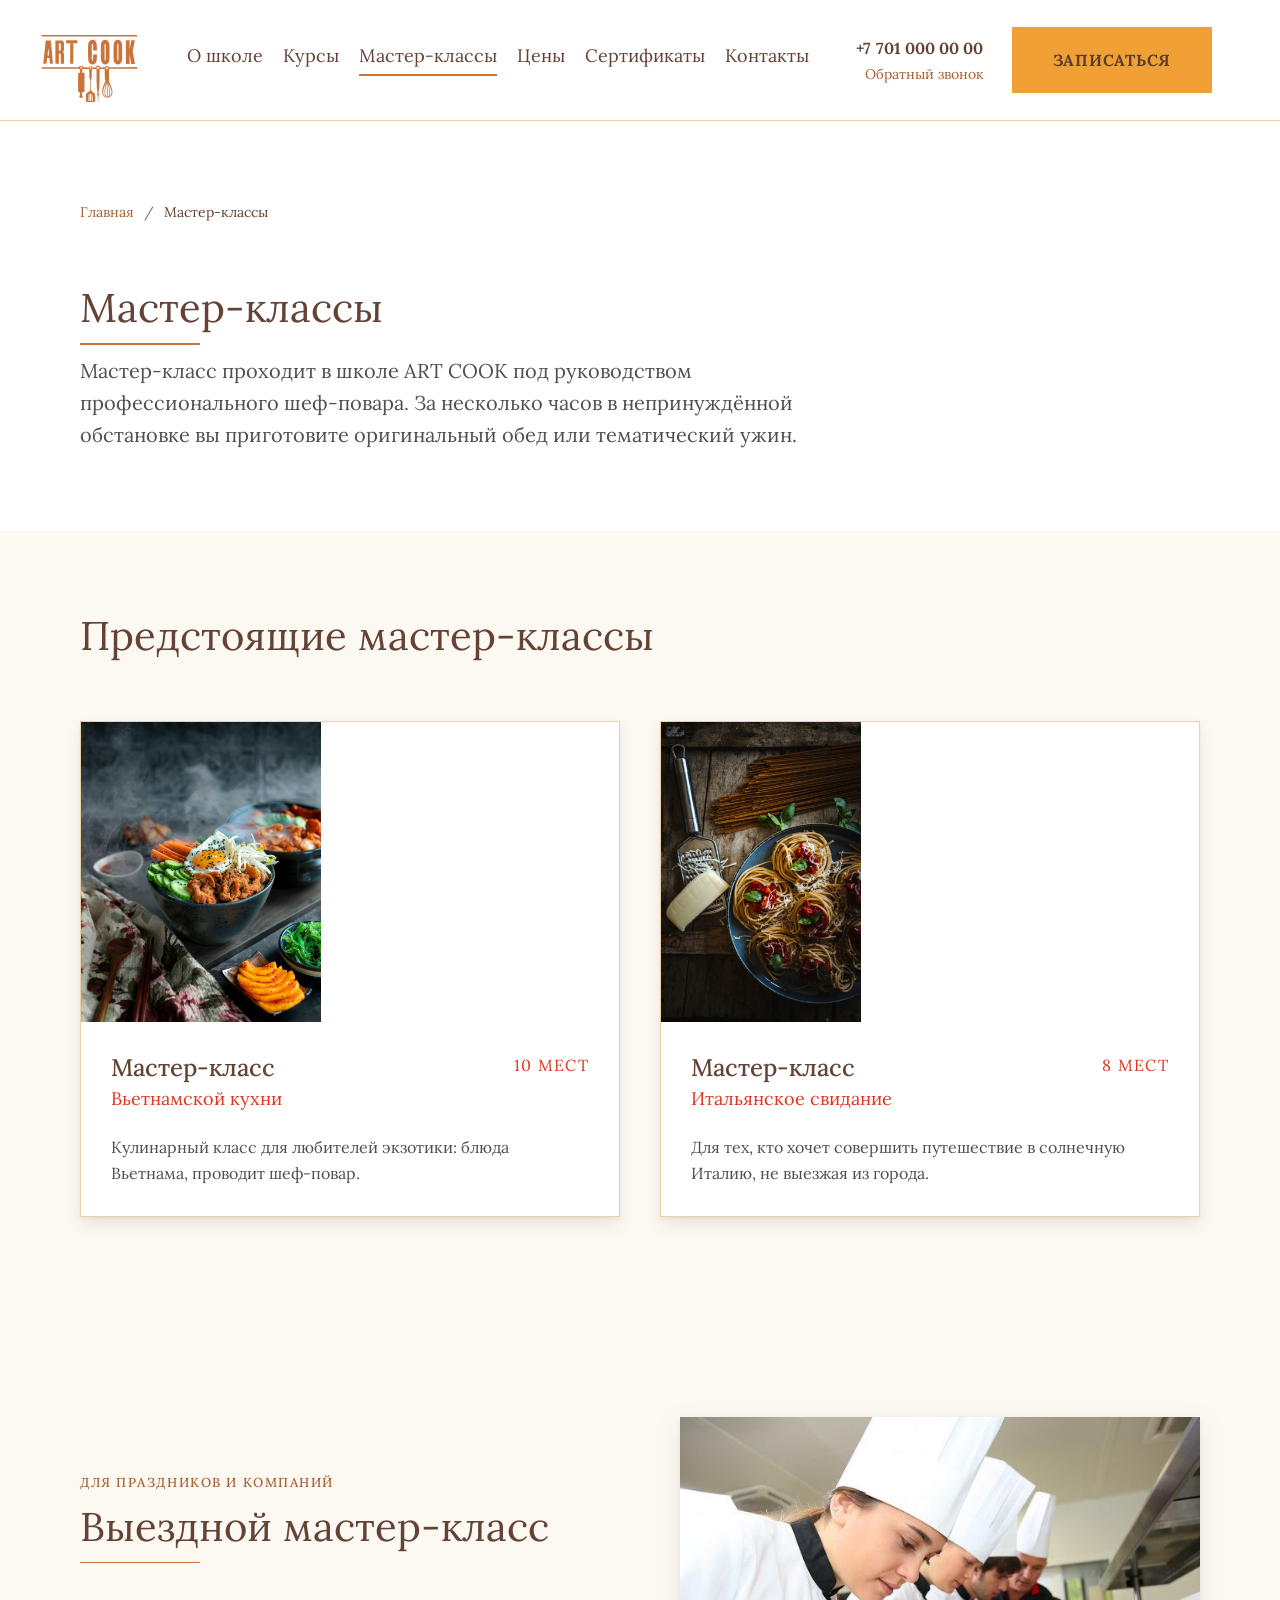
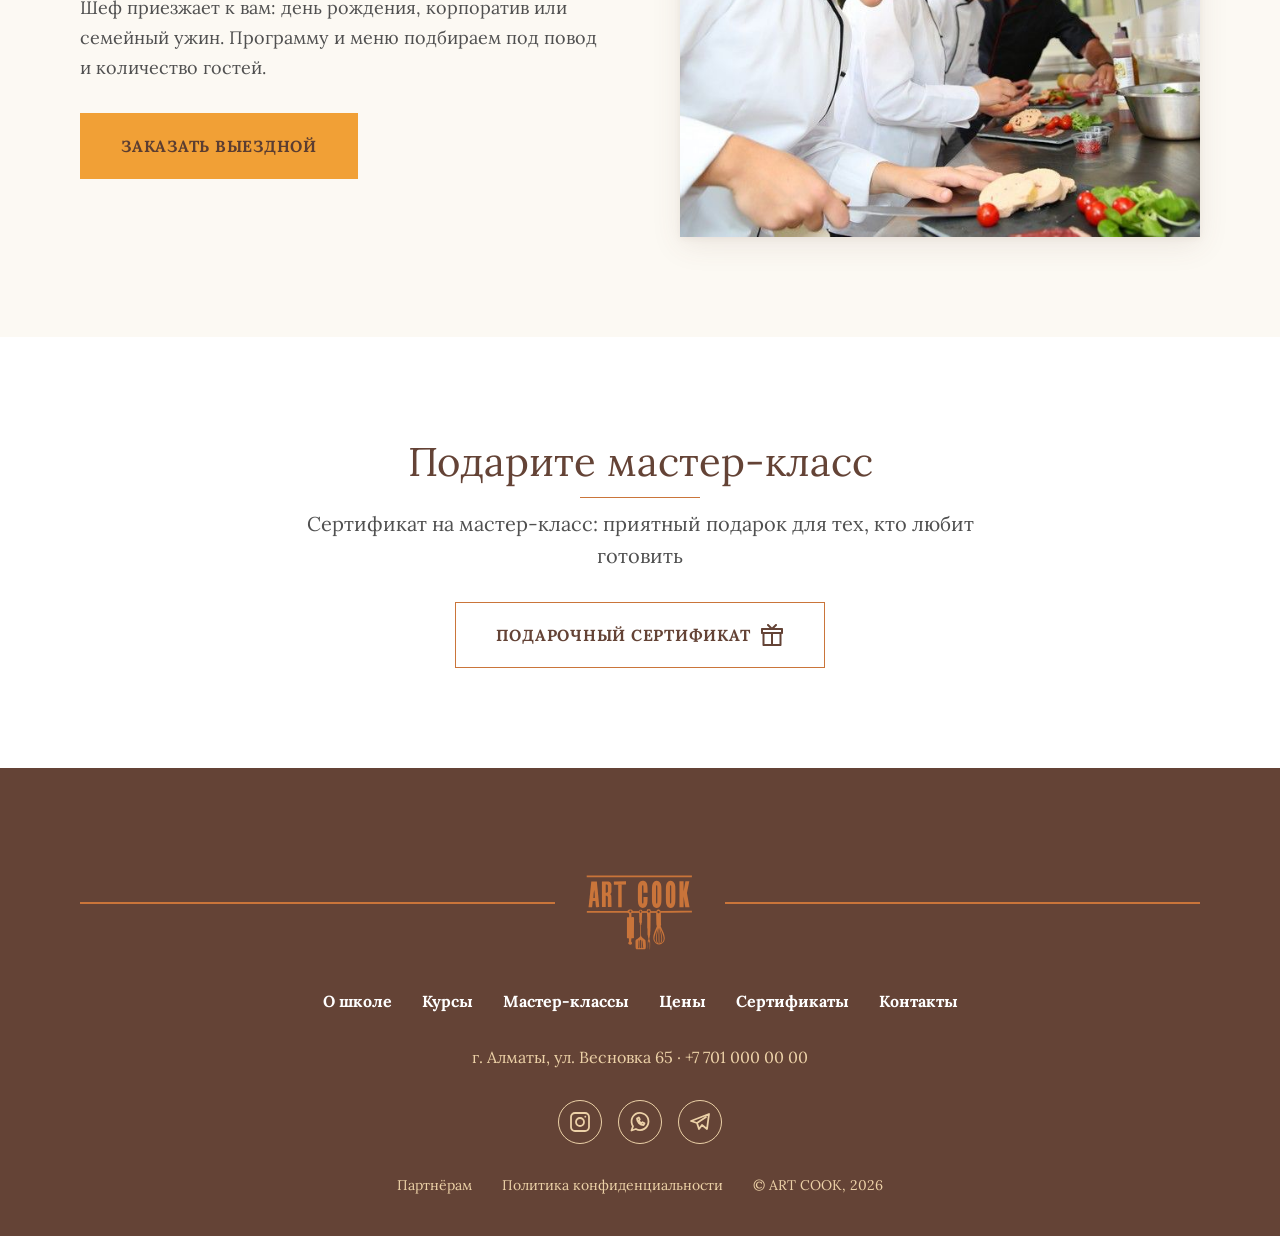
<file: master-classes.html>
<!doctype html>
<html lang="ru">
<head>
<meta charset="utf-8">
<meta name="viewport" content="width=device-width, initial-scale=1">
<title>Мастер-классы | ART COOK</title>
<meta name="description" content="Кулинарные мастер-классы с шеф-поваром ART COOK в Алматы и выездные мастер-классы для праздников и компаний.">

<meta property="og:type" content="website">
<meta property="og:title" content="Мастер-классы | ART COOK">
<meta property="og:description" content="Кулинарные мастер-классы с шеф-поваром ART COOK в Алматы и выездные мастер-классы для праздников и компаний.">
<meta property="og:image" content="https://tanyaaisen07-uiux.github.io/art-cook/assets/img/hero.jpg">
<meta property="og:locale" content="ru_RU">
<meta name="theme-color" content="#644336">
<link rel="icon" href="assets/img/favicon-32.png" sizes="32x32" type="image/png">
<link rel="icon" href="assets/svg/favicon.svg" type="image/svg+xml">
<link rel="apple-touch-icon" href="assets/img/apple-touch-icon.png">
<link rel="preload" href="assets/fonts/lora-cyrillic-400-normal.woff2" as="font" type="font/woff2" crossorigin>
<link rel="stylesheet" href="assets/css/fonts.css">
<link rel="stylesheet" href="assets/css/tokens.css">
<link rel="stylesheet" href="assets/css/styles.css">
</head>
<body class="">
<a class="skip-link" href="#main">Перейти к содержанию</a>
<header class="header">
  <div class="header__bar">
    <a class="header__logo" href="index.html" aria-label="ART COOK, на главную"><img src="assets/svg/logo.svg" alt="ART COOK" width="100" height="100"></a>
    <nav class="nav" aria-label="Основное меню"><a href="about.html">О школе</a><a href="courses.html">Курсы</a><a href="master-classes.html" aria-current="page">Мастер-классы</a><a href="prices.html">Цены</a><a href="gift.html">Сертификаты</a><a href="contacts.html">Контакты</a></nav>
    <div class="header__contact"><a class="header__phone" href="tel:+77010000000">+7 701 000 00 00</a><button type="button" class="header__callback" data-open="callback">Обратный звонок</button></div>
    <a class="btn btn--primary header__cta" href="booking.html" >Записаться</a>
    <span class="header__spacer"></span>
    <a class="header__icon-btn" href="tel:+77010000000" aria-label="Позвонить +7 701 000 00 00"><svg class="icon" aria-hidden="true"><use href="assets/svg/icons.svg#phone"></use></svg></a>
    <button type="button" class="header__icon-btn" aria-label="Открыть меню" aria-expanded="false" aria-controls="menu" data-menu-open><svg class="icon" aria-hidden="true"><use href="assets/svg/icons.svg#menu"></use></svg></button>
  </div>
</header>
<div class="menu" id="menu" role="dialog" aria-modal="true" aria-label="Меню">
  <div class="menu__bar"><a href="index.html" aria-label="На главную"><img src="assets/svg/logo.svg" alt="ART COOK" width="56" height="56"></a><span class="header__spacer"></span><button type="button" class="header__icon-btn" aria-label="Закрыть меню" data-menu-close style="display:inline-flex"><svg class="icon" aria-hidden="true"><use href="assets/svg/icons.svg#close"></use></svg></button></div>
  <nav class="menu__list" aria-label="Меню"><a href="about.html">О школе<svg class="icon" aria-hidden="true"><use href="assets/svg/icons.svg#chevron-right"></use></svg></a><a href="courses.html">Курсы<svg class="icon" aria-hidden="true"><use href="assets/svg/icons.svg#chevron-right"></use></svg></a><a href="master-classes.html" aria-current="page">Мастер-классы<svg class="icon" aria-hidden="true"><use href="assets/svg/icons.svg#chevron-right"></use></svg></a><a href="prices.html">Цены<svg class="icon" aria-hidden="true"><use href="assets/svg/icons.svg#chevron-right"></use></svg></a><a href="gift.html">Сертификаты<svg class="icon" aria-hidden="true"><use href="assets/svg/icons.svg#chevron-right"></use></svg></a><a href="contacts.html">Контакты<svg class="icon" aria-hidden="true"><use href="assets/svg/icons.svg#chevron-right"></use></svg></a></nav>
  <div class="menu__actions">
    <a class="btn btn--primary btn--block" href="booking.html" >Записаться</a>
    <button type="button" class="btn btn--secondary btn--block" data-open="callback">Обратный звонок</button>
    <a class="menu__phone" href="tel:+77010000000">+7 701 000 00 00</a>
    <p class="menu__addr">г. Алматы, ул. Весновка 65</p>
  </div>
</div>
<main id="main">

<section class="section section--intro">
  <div class="container stack-60">
    <nav class="crumbs" aria-label="Хлебные крошки"><a href="index.html">Главная</a><span aria-hidden="true">/</span><span aria-current="page">Мастер-классы</span></nav>
    <div class="sh"><h1 class="h2">Мастер-классы</h1><span class="sh__divider" aria-hidden="true"></span><p class="sh__subtitle">Мастер-класс проходит в школе ART COOK под руководством профессионального шеф-повара. За несколько часов в непринуждённой обстановке вы приготовите оригинальный обед или тематический ужин.</p></div>
  </div>
</section>
<section class="section section--cream" style="padding-top:80px">
  <div class="container stack-60">
    <div class="sh"><h2 class="h2">Предстоящие мастер-классы</h2></div>
    <div class="mc-cards"><button type="button" class="mc-card" data-open="callback" data-topic="Мастер-класс Вьетнамской кухни">
  <div class="mc-card__photo"><img src="assets/img/mc-vietnam.jpg" alt="Мастер-класс Вьетнамской кухни" width="548" height="300" loading="lazy" decoding="async"></div>
  <div class="mc-card__body">
    <div class="mc-card__row"><div class="mc-card__titles"><p class="h4">Мастер-класс</p><p class="body text-highlight">Вьетнамской кухни</p></div><p class="mc-card__seats">10 мест</p></div>
    <p class="body-s">Кулинарный класс для любителей экзотики: блюда Вьетнама, проводит шеф-повар.</p>
  </div>
</button><button type="button" class="mc-card" data-open="callback" data-topic="Мастер-класс Итальянское свидание">
  <div class="mc-card__photo"><img src="assets/img/mc-italian.jpg" alt="Мастер-класс Итальянское свидание" width="548" height="300" loading="lazy" decoding="async"></div>
  <div class="mc-card__body">
    <div class="mc-card__row"><div class="mc-card__titles"><p class="h4">Мастер-класс</p><p class="body text-highlight">Итальянское свидание</p></div><p class="mc-card__seats">8 мест</p></div>
    <p class="body-s">Для тех, кто хочет совершить путешествие в солнечную Италию, не выезжая из города.</p>
  </div>
</button></div>
  </div>
</section>
<section class="section section--cream" id="onsite">
  <div class="container split">
    <div class="split__text">
      <div class="sh"><p class="overline">Для праздников и компаний</p><h2 class="h2">Выездной мастер-класс</h2><span class="sh__divider" aria-hidden="true"></span></div>
      <p class="body">Шеф приезжает к вам: день рождения, корпоратив или семейный ужин. Программу и меню подбираем под повод и количество гостей.</p>
      <a class="btn btn--primary" href="booking.html?course=onsite" >Заказать выездной</a>
    </div>
    <div class="split__photo"><img src="assets/img/photo-onsite.jpg" alt="Выездной мастер-класс" width="520" height="420" loading="lazy" decoding="async"></div>
  </div>
</section>
<section class="section">
  <div class="container stack" style="align-items:center;gap:30px">
    <div class="sh sh--center"><h2 class="h2">Подарите мастер-класс</h2><span class="sh__divider" aria-hidden="true"></span><p class="sh__subtitle">Сертификат на мастер-класс: приятный подарок для тех, кто любит готовить</p></div>
    <a class="btn btn--secondary btn--m-block" href="gift.html" >Подарочный сертификат<svg class="icon" aria-hidden="true"><use href="assets/svg/icons.svg#gift"></use></svg></a>
  </div>
</section>
</main>
<footer class="footer">
  <div class="container footer__inner">
    <div class="footer__logo-row"><a href="index.html" aria-label="ART COOK, на главную"><img src="assets/svg/logo-footer.svg" alt="ART COOK" width="110" height="110" loading="lazy"></a></div>
    <nav class="footer__nav" aria-label="Меню в подвале"><a href="about.html">О школе</a><a href="courses.html">Курсы</a><a href="master-classes.html">Мастер-классы</a><a href="prices.html">Цены</a><a href="gift.html">Сертификаты</a><a href="contacts.html">Контакты</a></nav>
    <p class="footer__addr">г. Алматы, ул. Весновка 65 · <a href="tel:+77010000000">+7 701 000 00 00</a></p>
    <div class="socials">
      <a class="social" href="https://www.instagram.com/" target="_blank" rel="noopener" aria-label="Instagram"><svg class="icon" aria-hidden="true"><use href="assets/svg/icons.svg#instagram"></use></svg></a>
      <a class="social" href="https://wa.me/77010000000" target="_blank" rel="noopener" aria-label="WhatsApp"><svg class="icon" aria-hidden="true"><use href="assets/svg/icons.svg#whatsapp"></use></svg></a>
      <a class="social" href="https://t.me/" target="_blank" rel="noopener" aria-label="Telegram"><svg class="icon" aria-hidden="true"><use href="assets/svg/icons.svg#telegram"></use></svg></a>
    </div>
    <div class="footer__bottom"><a href="contacts.html#partners">Партнёрам</a><a href="privacy.html">Политика конфиденциальности</a><span>© ART COOK, <span data-year>2026</span></span></div>
  </div>
</footer>
<div class="modal" id="callback" aria-hidden="true">
  <div class="modal__scrim" data-close></div>
  <div class="modal__dialog" role="dialog" aria-modal="true" aria-labelledby="cb-title">
    <div data-state="form" class="stack gap-20">
      <div class="modal__top"><h2 class="h4" id="cb-title">Обратный звонок</h2><button type="button" class="modal__close" aria-label="Закрыть" data-close><svg class="icon" aria-hidden="true"><use href="assets/svg/icons.svg#close"></use></svg></button></div>
      <p class="body">Оставьте телефон, и мы перезвоним в рабочее время</p>
      <form class="form js-form" data-kind="callback" novalidate>
        <input type="hidden" name="topic" value="Обратный звонок">
        <p class="caption text-muted">* обязательные поля</p>
        <div class="field" data-field="name">
  <label class="field__label" for="f-name-cb">Имя *</label>
  <div class="field__control"><input id="f-name-cb" name="name" type="text" placeholder="Введите имя" required autocomplete="name"></div>
  <p class="field__helper">Укажите имя</p>
</div>
        <div class="field" data-field="phone">
  <label class="field__label" for="f-phone-cb">Телефон *</label>
  <div class="field__control"><input id="f-phone-cb" name="phone" type="tel" placeholder="+7 (___) ___-__-__" required inputmode="tel" autocomplete="tel"></div>
  <p class="field__helper">Введите номер полностью: +7 (XXX) XXX-XX-XX</p>
</div>
        <div class="field" data-field="time">
  <label class="field__label" for="f-time-cb">Удобное время</label>
  <div class="field__control"><select id="f-time-cb" name="time"><option value="Любое" selected>Любое</option><option value="10:00–13:00">Утром, 10:00–13:00</option><option value="13:00–17:00">Днём, 13:00–17:00</option><option value="17:00–20:00">Вечером, 17:00–20:00</option></select><svg class="icon field__chevron" aria-hidden="true"><use href="assets/svg/icons.svg#chevron-down"></use></svg></div>
  <p class="field__helper"></p>
</div>
        <label class="check" data-field="consent"><input type="checkbox" name="consent" required id="f-consent-cb"><span>Согласен на обработку персональных данных. <a href="privacy.html">Политика конфиденциальности</a></span></label><p class="form-error">Подтвердите согласие на обработку данных</p>
        <button type="submit" class="btn btn--primary btn--block">Перезвоните мне<svg class="icon" aria-hidden="true"><use href="assets/svg/icons.svg#phone"></use></svg></button>
      </form>
    </div>
    <div data-state="success" class="stack gap-20">
      <div class="modal__top"><h2 class="h4">Спасибо!</h2><button type="button" class="modal__close" aria-label="Закрыть" data-close><svg class="icon" aria-hidden="true"><use href="assets/svg/icons.svg#close"></use></svg></button></div>
      <p class="body">Мы перезвоним вам в рабочее время.</p>
      <button type="button" class="btn btn--secondary btn--block" data-close>Закрыть</button>
    </div>
  </div>
</div>
<script src="assets/js/main.js" defer></script>
</body>
</html>
</file>
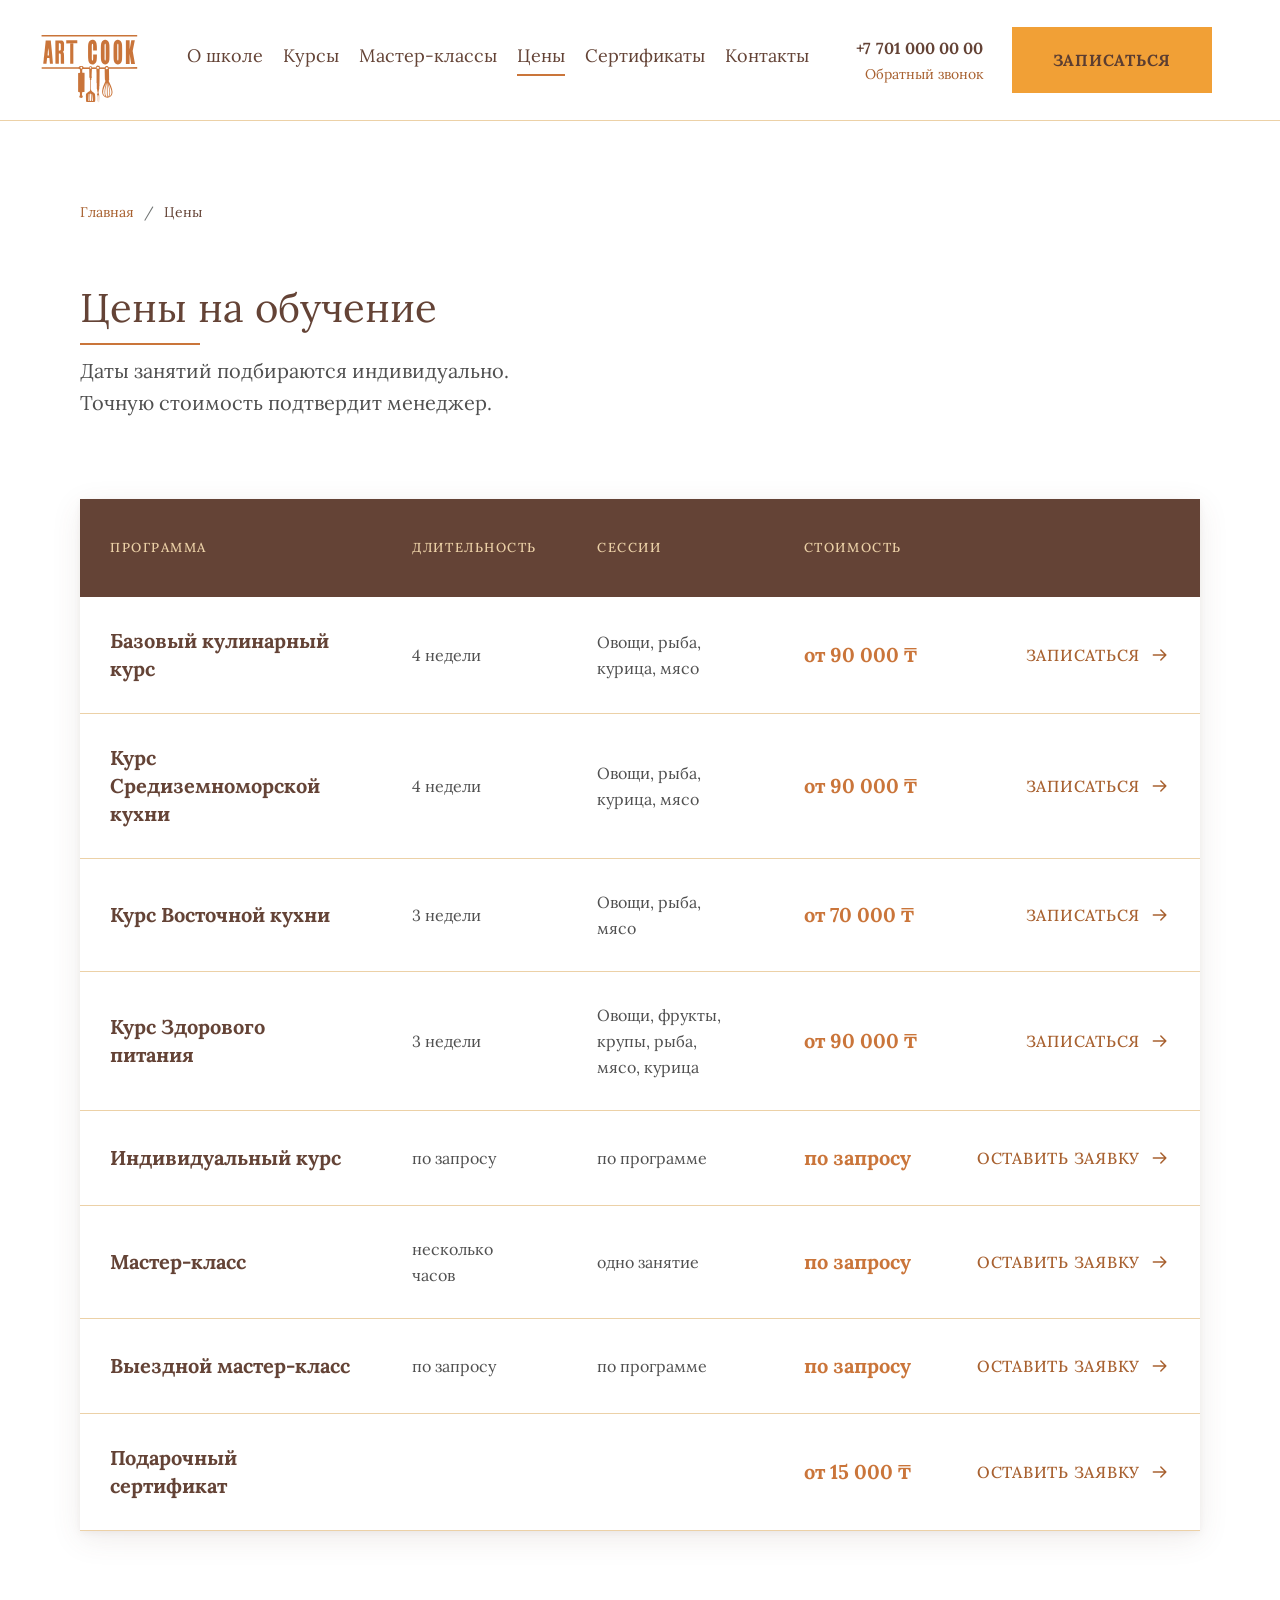
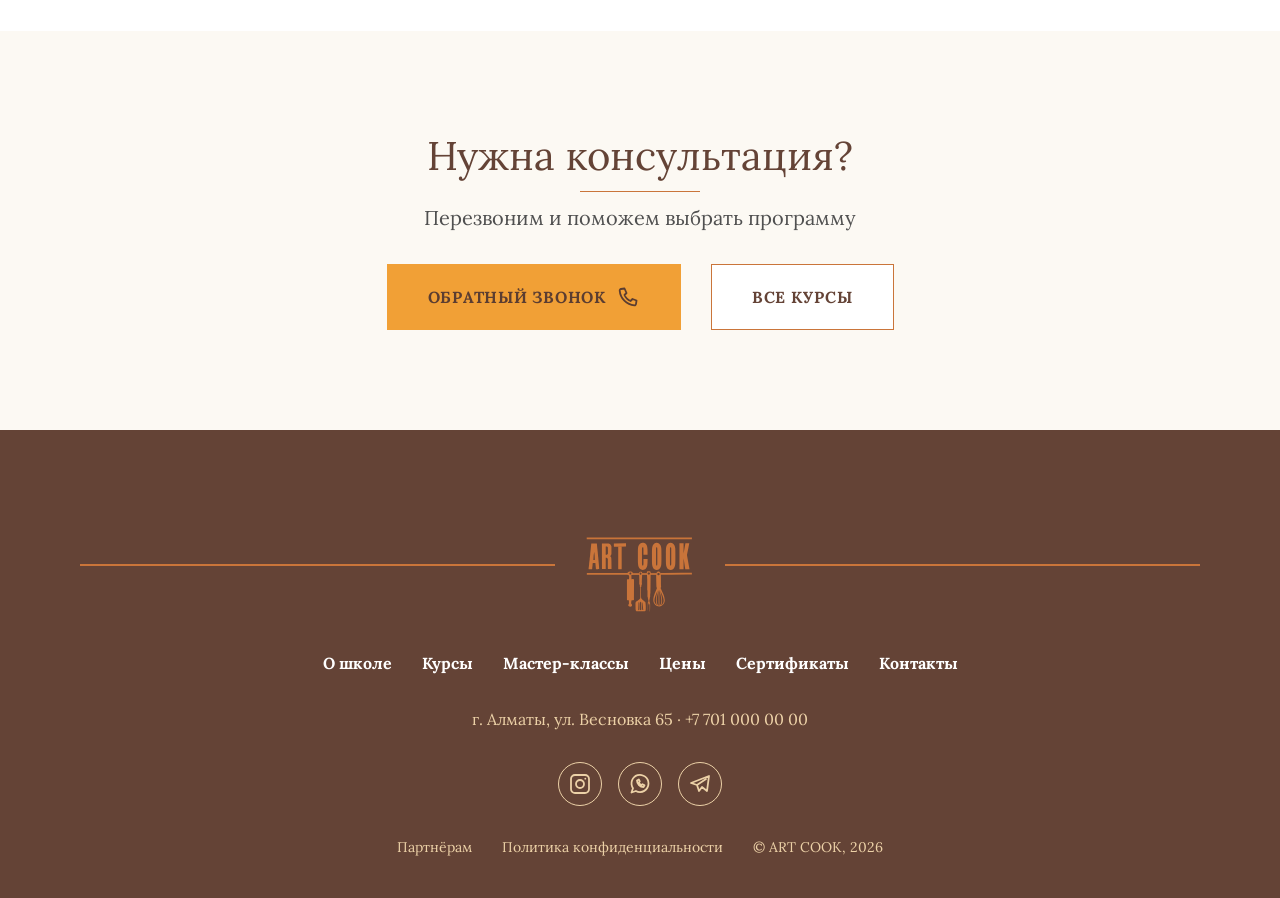
<file: prices.html>
<!doctype html>
<html lang="ru">
<head>
<meta charset="utf-8">
<meta name="viewport" content="width=device-width, initial-scale=1">
<title>Цены | ART COOK</title>
<meta name="description" content="Цены на кулинарные курсы и мастер-классы ART COOK в Алматы. Подарочные сертификаты от 15 000 ₸.">

<meta property="og:type" content="website">
<meta property="og:title" content="Цены | ART COOK">
<meta property="og:description" content="Цены на кулинарные курсы и мастер-классы ART COOK в Алматы. Подарочные сертификаты от 15 000 ₸.">
<meta property="og:image" content="https://tanyaaisen07-uiux.github.io/art-cook/assets/img/hero.jpg">
<meta property="og:locale" content="ru_RU">
<meta name="theme-color" content="#644336">
<link rel="icon" href="assets/img/favicon-32.png" sizes="32x32" type="image/png">
<link rel="icon" href="assets/svg/favicon.svg" type="image/svg+xml">
<link rel="apple-touch-icon" href="assets/img/apple-touch-icon.png">
<link rel="preload" href="assets/fonts/lora-cyrillic-400-normal.woff2" as="font" type="font/woff2" crossorigin>
<link rel="stylesheet" href="assets/css/fonts.css">
<link rel="stylesheet" href="assets/css/tokens.css">
<link rel="stylesheet" href="assets/css/styles.css">
</head>
<body class="">
<a class="skip-link" href="#main">Перейти к содержанию</a>
<header class="header">
  <div class="header__bar">
    <a class="header__logo" href="index.html" aria-label="ART COOK, на главную"><img src="assets/svg/logo.svg" alt="ART COOK" width="100" height="100"></a>
    <nav class="nav" aria-label="Основное меню"><a href="about.html">О школе</a><a href="courses.html">Курсы</a><a href="master-classes.html">Мастер-классы</a><a href="prices.html" aria-current="page">Цены</a><a href="gift.html">Сертификаты</a><a href="contacts.html">Контакты</a></nav>
    <div class="header__contact"><a class="header__phone" href="tel:+77010000000">+7 701 000 00 00</a><button type="button" class="header__callback" data-open="callback">Обратный звонок</button></div>
    <a class="btn btn--primary header__cta" href="booking.html" >Записаться</a>
    <span class="header__spacer"></span>
    <a class="header__icon-btn" href="tel:+77010000000" aria-label="Позвонить +7 701 000 00 00"><svg class="icon" aria-hidden="true"><use href="assets/svg/icons.svg#phone"></use></svg></a>
    <button type="button" class="header__icon-btn" aria-label="Открыть меню" aria-expanded="false" aria-controls="menu" data-menu-open><svg class="icon" aria-hidden="true"><use href="assets/svg/icons.svg#menu"></use></svg></button>
  </div>
</header>
<div class="menu" id="menu" role="dialog" aria-modal="true" aria-label="Меню">
  <div class="menu__bar"><a href="index.html" aria-label="На главную"><img src="assets/svg/logo.svg" alt="ART COOK" width="56" height="56"></a><span class="header__spacer"></span><button type="button" class="header__icon-btn" aria-label="Закрыть меню" data-menu-close style="display:inline-flex"><svg class="icon" aria-hidden="true"><use href="assets/svg/icons.svg#close"></use></svg></button></div>
  <nav class="menu__list" aria-label="Меню"><a href="about.html">О школе<svg class="icon" aria-hidden="true"><use href="assets/svg/icons.svg#chevron-right"></use></svg></a><a href="courses.html">Курсы<svg class="icon" aria-hidden="true"><use href="assets/svg/icons.svg#chevron-right"></use></svg></a><a href="master-classes.html">Мастер-классы<svg class="icon" aria-hidden="true"><use href="assets/svg/icons.svg#chevron-right"></use></svg></a><a href="prices.html" aria-current="page">Цены<svg class="icon" aria-hidden="true"><use href="assets/svg/icons.svg#chevron-right"></use></svg></a><a href="gift.html">Сертификаты<svg class="icon" aria-hidden="true"><use href="assets/svg/icons.svg#chevron-right"></use></svg></a><a href="contacts.html">Контакты<svg class="icon" aria-hidden="true"><use href="assets/svg/icons.svg#chevron-right"></use></svg></a></nav>
  <div class="menu__actions">
    <a class="btn btn--primary btn--block" href="booking.html" >Записаться</a>
    <button type="button" class="btn btn--secondary btn--block" data-open="callback">Обратный звонок</button>
    <a class="menu__phone" href="tel:+77010000000">+7 701 000 00 00</a>
    <p class="menu__addr">г. Алматы, ул. Весновка 65</p>
  </div>
</div>
<main id="main">

<section class="section section--intro">
  <div class="container stack-60">
    <nav class="crumbs" aria-label="Хлебные крошки"><a href="index.html">Главная</a><span aria-hidden="true">/</span><span aria-current="page">Цены</span></nav>
    <div class="sh"><h1 class="h2">Цены на обучение</h1><span class="sh__divider" aria-hidden="true"></span><p class="sh__subtitle">Даты занятий подбираются индивидуально.<br>Точную стоимость подтвердит менеджер.</p></div>
  </div>
</section>
<section class="section section--flush-top">
  <div class="container">
    <table class="price-table">
      <thead><tr><th scope="col" style="width:30%">Программа</th><th scope="col" style="width:16%">Длительность</th><th scope="col" style="width:24%">Сессии</th><th scope="col" style="width:14%">Стоимость</th><th scope="col"><span class="sr-only">Действие</span></th></tr></thead>
      <tbody><tr><td>Базовый кулинарный курс</td><td data-label="Длительность">4 недели</td><td data-label="Сессии">Овощи, рыба, курица, мясо</td><td class="price">от 90 000 ₸</td><td><a class="link" href="booking.html?course=basic" >Записаться<svg class="icon icon-20" aria-hidden="true"><use href="assets/svg/icons.svg#arrow-right"></use></svg></a></td></tr><tr><td>Курс Средиземноморской кухни</td><td data-label="Длительность">4 недели</td><td data-label="Сессии">Овощи, рыба, курица, мясо</td><td class="price">от 90 000 ₸</td><td><a class="link" href="booking.html?course=mediterranean" >Записаться<svg class="icon icon-20" aria-hidden="true"><use href="assets/svg/icons.svg#arrow-right"></use></svg></a></td></tr><tr><td>Курс Восточной кухни</td><td data-label="Длительность">3 недели</td><td data-label="Сессии">Овощи, рыба, мясо</td><td class="price">от 70 000 ₸</td><td><a class="link" href="booking.html?course=eastern" >Записаться<svg class="icon icon-20" aria-hidden="true"><use href="assets/svg/icons.svg#arrow-right"></use></svg></a></td></tr><tr><td>Курс Здорового питания</td><td data-label="Длительность">3 недели</td><td data-label="Сессии">Овощи, фрукты, крупы, рыба, мясо, курица</td><td class="price">от 90 000 ₸</td><td><a class="link" href="booking.html?course=healthy" >Записаться<svg class="icon icon-20" aria-hidden="true"><use href="assets/svg/icons.svg#arrow-right"></use></svg></a></td></tr><tr><td>Индивидуальный курс</td><td data-label="Длительность">по запросу</td><td data-label="Сессии">по программе</td><td class="price">по запросу</td><td><a class="link" href="booking.html?course=individual" >Оставить заявку<svg class="icon icon-20" aria-hidden="true"><use href="assets/svg/icons.svg#arrow-right"></use></svg></a></td></tr><tr><td>Мастер-класс</td><td data-label="Длительность">несколько часов</td><td data-label="Сессии">одно занятие</td><td class="price">по запросу</td><td><a class="link" href="booking.html?course=masterclass" >Оставить заявку<svg class="icon icon-20" aria-hidden="true"><use href="assets/svg/icons.svg#arrow-right"></use></svg></a></td></tr><tr><td>Выездной мастер-класс</td><td data-label="Длительность">по запросу</td><td data-label="Сессии">по программе</td><td class="price">по запросу</td><td><a class="link" href="booking.html?course=onsite" >Оставить заявку<svg class="icon icon-20" aria-hidden="true"><use href="assets/svg/icons.svg#arrow-right"></use></svg></a></td></tr><tr><td>Подарочный сертификат</td><td></td><td></td><td class="price">от 15 000 ₸</td><td><a class="link" href="gift.html" >Оставить заявку<svg class="icon icon-20" aria-hidden="true"><use href="assets/svg/icons.svg#arrow-right"></use></svg></a></td></tr></tbody>
    </table>
  </div>
</section>
<section class="section section--cream">
  <div class="container stack" style="align-items:center;gap:30px">
    <div class="sh sh--center"><h2 class="h2">Нужна консультация?</h2><span class="sh__divider" aria-hidden="true"></span><p class="sh__subtitle">Перезвоним и поможем выбрать программу</p></div>
    <div class="actions actions--center actions--m-stack"><button type="button" class="btn btn--primary" data-open="callback">Обратный звонок<svg class="icon" aria-hidden="true"><use href="assets/svg/icons.svg#phone"></use></svg></button><a class="btn btn--secondary" href="courses.html" >Все курсы</a></div>
  </div>
</section>
</main>
<footer class="footer">
  <div class="container footer__inner">
    <div class="footer__logo-row"><a href="index.html" aria-label="ART COOK, на главную"><img src="assets/svg/logo-footer.svg" alt="ART COOK" width="110" height="110" loading="lazy"></a></div>
    <nav class="footer__nav" aria-label="Меню в подвале"><a href="about.html">О школе</a><a href="courses.html">Курсы</a><a href="master-classes.html">Мастер-классы</a><a href="prices.html">Цены</a><a href="gift.html">Сертификаты</a><a href="contacts.html">Контакты</a></nav>
    <p class="footer__addr">г. Алматы, ул. Весновка 65 · <a href="tel:+77010000000">+7 701 000 00 00</a></p>
    <div class="socials">
      <a class="social" href="https://www.instagram.com/" target="_blank" rel="noopener" aria-label="Instagram"><svg class="icon" aria-hidden="true"><use href="assets/svg/icons.svg#instagram"></use></svg></a>
      <a class="social" href="https://wa.me/77010000000" target="_blank" rel="noopener" aria-label="WhatsApp"><svg class="icon" aria-hidden="true"><use href="assets/svg/icons.svg#whatsapp"></use></svg></a>
      <a class="social" href="https://t.me/" target="_blank" rel="noopener" aria-label="Telegram"><svg class="icon" aria-hidden="true"><use href="assets/svg/icons.svg#telegram"></use></svg></a>
    </div>
    <div class="footer__bottom"><a href="contacts.html#partners">Партнёрам</a><a href="privacy.html">Политика конфиденциальности</a><span>© ART COOK, <span data-year>2026</span></span></div>
  </div>
</footer>
<div class="modal" id="callback" aria-hidden="true">
  <div class="modal__scrim" data-close></div>
  <div class="modal__dialog" role="dialog" aria-modal="true" aria-labelledby="cb-title">
    <div data-state="form" class="stack gap-20">
      <div class="modal__top"><h2 class="h4" id="cb-title">Обратный звонок</h2><button type="button" class="modal__close" aria-label="Закрыть" data-close><svg class="icon" aria-hidden="true"><use href="assets/svg/icons.svg#close"></use></svg></button></div>
      <p class="body">Оставьте телефон, и мы перезвоним в рабочее время</p>
      <form class="form js-form" data-kind="callback" novalidate>
        <input type="hidden" name="topic" value="Обратный звонок">
        <p class="caption text-muted">* обязательные поля</p>
        <div class="field" data-field="name">
  <label class="field__label" for="f-name-cb">Имя *</label>
  <div class="field__control"><input id="f-name-cb" name="name" type="text" placeholder="Введите имя" required autocomplete="name"></div>
  <p class="field__helper">Укажите имя</p>
</div>
        <div class="field" data-field="phone">
  <label class="field__label" for="f-phone-cb">Телефон *</label>
  <div class="field__control"><input id="f-phone-cb" name="phone" type="tel" placeholder="+7 (___) ___-__-__" required inputmode="tel" autocomplete="tel"></div>
  <p class="field__helper">Введите номер полностью: +7 (XXX) XXX-XX-XX</p>
</div>
        <div class="field" data-field="time">
  <label class="field__label" for="f-time-cb">Удобное время</label>
  <div class="field__control"><select id="f-time-cb" name="time"><option value="Любое" selected>Любое</option><option value="10:00–13:00">Утром, 10:00–13:00</option><option value="13:00–17:00">Днём, 13:00–17:00</option><option value="17:00–20:00">Вечером, 17:00–20:00</option></select><svg class="icon field__chevron" aria-hidden="true"><use href="assets/svg/icons.svg#chevron-down"></use></svg></div>
  <p class="field__helper"></p>
</div>
        <label class="check" data-field="consent"><input type="checkbox" name="consent" required id="f-consent-cb"><span>Согласен на обработку персональных данных. <a href="privacy.html">Политика конфиденциальности</a></span></label><p class="form-error">Подтвердите согласие на обработку данных</p>
        <button type="submit" class="btn btn--primary btn--block">Перезвоните мне<svg class="icon" aria-hidden="true"><use href="assets/svg/icons.svg#phone"></use></svg></button>
      </form>
    </div>
    <div data-state="success" class="stack gap-20">
      <div class="modal__top"><h2 class="h4">Спасибо!</h2><button type="button" class="modal__close" aria-label="Закрыть" data-close><svg class="icon" aria-hidden="true"><use href="assets/svg/icons.svg#close"></use></svg></button></div>
      <p class="body">Мы перезвоним вам в рабочее время.</p>
      <button type="button" class="btn btn--secondary btn--block" data-close>Закрыть</button>
    </div>
  </div>
</div>
<script src="assets/js/main.js" defer></script>
</body>
</html>
</file>
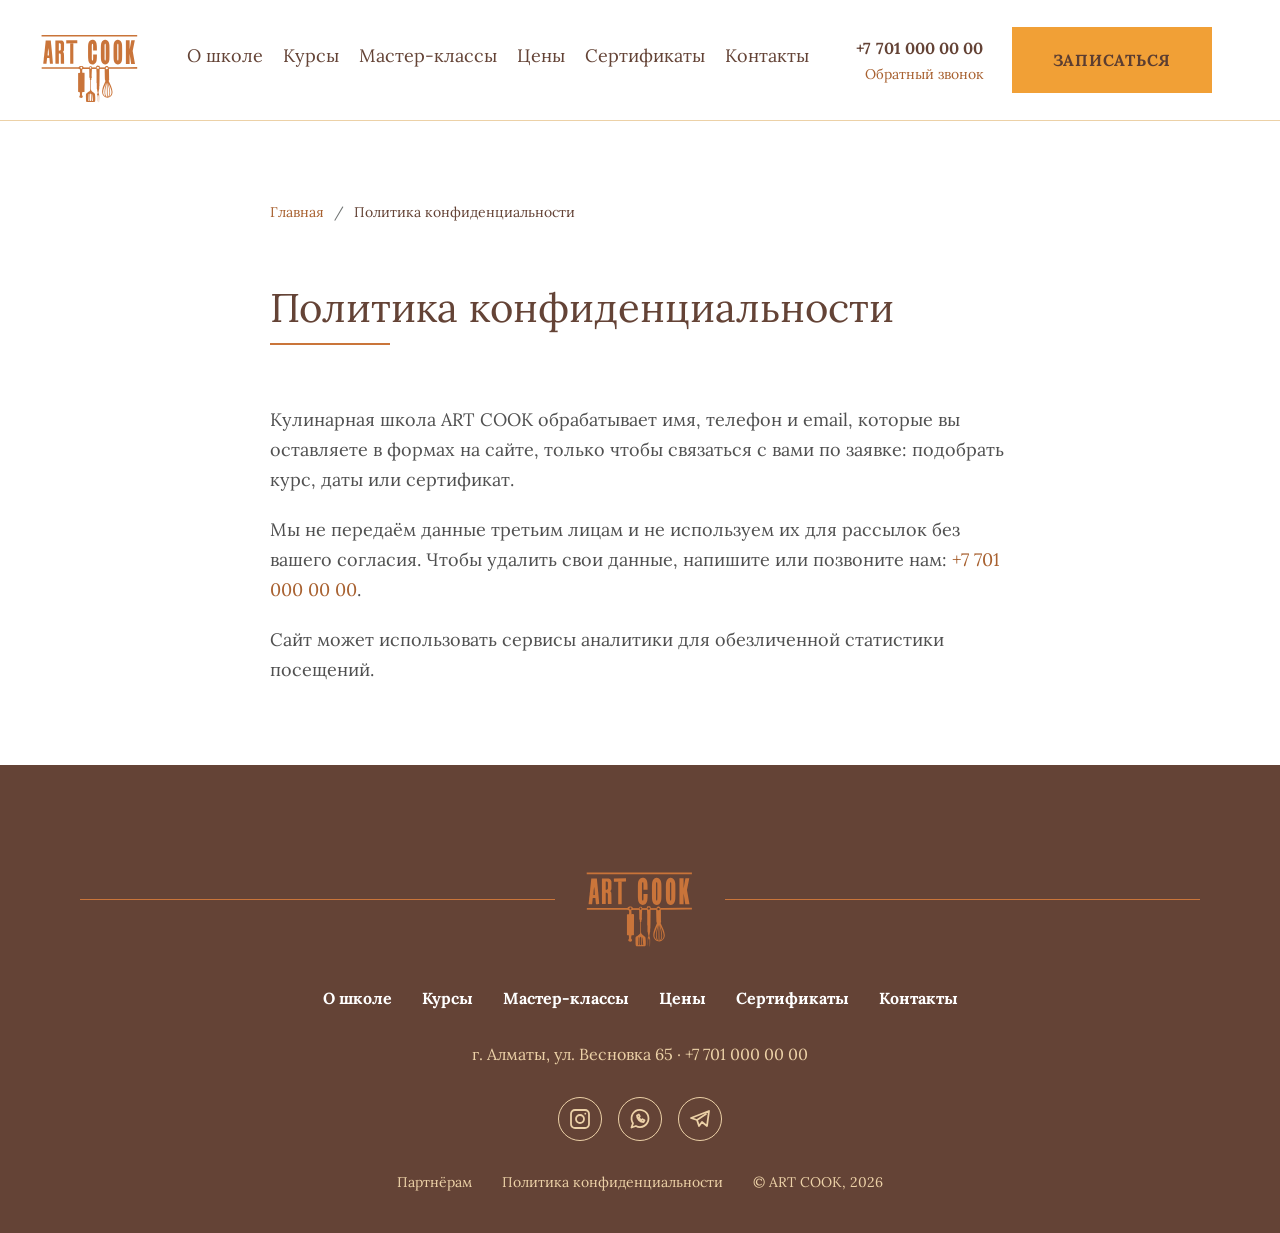
<file: privacy.html>
<!doctype html>
<html lang="ru">
<head>
<meta charset="utf-8">
<meta name="viewport" content="width=device-width, initial-scale=1">
<title>Политика конфиденциальности | ART COOK</title>
<meta name="description" content="Как ART COOK обрабатывает данные из форм на сайте.">

<meta property="og:type" content="website">
<meta property="og:title" content="Политика конфиденциальности | ART COOK">
<meta property="og:description" content="Как ART COOK обрабатывает данные из форм на сайте.">
<meta property="og:image" content="https://tanyaaisen07-uiux.github.io/art-cook/assets/img/hero.jpg">
<meta property="og:locale" content="ru_RU">
<meta name="theme-color" content="#644336">
<link rel="icon" href="assets/img/favicon-32.png" sizes="32x32" type="image/png">
<link rel="icon" href="assets/svg/favicon.svg" type="image/svg+xml">
<link rel="apple-touch-icon" href="assets/img/apple-touch-icon.png">
<link rel="preload" href="assets/fonts/lora-cyrillic-400-normal.woff2" as="font" type="font/woff2" crossorigin>
<link rel="stylesheet" href="assets/css/fonts.css">
<link rel="stylesheet" href="assets/css/tokens.css">
<link rel="stylesheet" href="assets/css/styles.css">
</head>
<body class="">
<a class="skip-link" href="#main">Перейти к содержанию</a>
<header class="header">
  <div class="header__bar">
    <a class="header__logo" href="index.html" aria-label="ART COOK, на главную"><img src="assets/svg/logo.svg" alt="ART COOK" width="100" height="100"></a>
    <nav class="nav" aria-label="Основное меню"><a href="about.html">О школе</a><a href="courses.html">Курсы</a><a href="master-classes.html">Мастер-классы</a><a href="prices.html">Цены</a><a href="gift.html">Сертификаты</a><a href="contacts.html">Контакты</a></nav>
    <div class="header__contact"><a class="header__phone" href="tel:+77010000000">+7 701 000 00 00</a><button type="button" class="header__callback" data-open="callback">Обратный звонок</button></div>
    <a class="btn btn--primary header__cta" href="booking.html" >Записаться</a>
    <span class="header__spacer"></span>
    <a class="header__icon-btn" href="tel:+77010000000" aria-label="Позвонить +7 701 000 00 00"><svg class="icon" aria-hidden="true"><use href="assets/svg/icons.svg#phone"></use></svg></a>
    <button type="button" class="header__icon-btn" aria-label="Открыть меню" aria-expanded="false" aria-controls="menu" data-menu-open><svg class="icon" aria-hidden="true"><use href="assets/svg/icons.svg#menu"></use></svg></button>
  </div>
</header>
<div class="menu" id="menu" role="dialog" aria-modal="true" aria-label="Меню">
  <div class="menu__bar"><a href="index.html" aria-label="На главную"><img src="assets/svg/logo.svg" alt="ART COOK" width="56" height="56"></a><span class="header__spacer"></span><button type="button" class="header__icon-btn" aria-label="Закрыть меню" data-menu-close style="display:inline-flex"><svg class="icon" aria-hidden="true"><use href="assets/svg/icons.svg#close"></use></svg></button></div>
  <nav class="menu__list" aria-label="Меню"><a href="about.html">О школе<svg class="icon" aria-hidden="true"><use href="assets/svg/icons.svg#chevron-right"></use></svg></a><a href="courses.html">Курсы<svg class="icon" aria-hidden="true"><use href="assets/svg/icons.svg#chevron-right"></use></svg></a><a href="master-classes.html">Мастер-классы<svg class="icon" aria-hidden="true"><use href="assets/svg/icons.svg#chevron-right"></use></svg></a><a href="prices.html">Цены<svg class="icon" aria-hidden="true"><use href="assets/svg/icons.svg#chevron-right"></use></svg></a><a href="gift.html">Сертификаты<svg class="icon" aria-hidden="true"><use href="assets/svg/icons.svg#chevron-right"></use></svg></a><a href="contacts.html">Контакты<svg class="icon" aria-hidden="true"><use href="assets/svg/icons.svg#chevron-right"></use></svg></a></nav>
  <div class="menu__actions">
    <a class="btn btn--primary btn--block" href="booking.html" >Записаться</a>
    <button type="button" class="btn btn--secondary btn--block" data-open="callback">Обратный звонок</button>
    <a class="menu__phone" href="tel:+77010000000">+7 701 000 00 00</a>
    <p class="menu__addr">г. Алматы, ул. Весновка 65</p>
  </div>
</div>
<main id="main">

<section class="section section--intro">
  <div class="container stack-60" style="max-width:900px">
    <nav class="crumbs" aria-label="Хлебные крошки"><a href="index.html">Главная</a><span aria-hidden="true">/</span><span aria-current="page">Политика конфиденциальности</span></nav>
    <div class="sh"><h1 class="h2">Политика конфиденциальности</h1><span class="sh__divider" aria-hidden="true"></span></div>
    <div class="body stack gap-20">
      <p>Кулинарная школа ART COOK обрабатывает имя, телефон и email, которые вы оставляете в формах на сайте, только чтобы связаться с вами по заявке: подобрать курс, даты или сертификат.</p>
      <p>Мы не передаём данные третьим лицам и не используем их для рассылок без вашего согласия. Чтобы удалить свои данные, напишите или позвоните нам: <a class="text-accent" href="tel:+77010000000">+7 701 000 00 00</a>.</p>
      <p>Сайт может использовать сервисы аналитики для обезличенной статистики посещений.</p>
    </div>
  </div>
</section>
</main>
<footer class="footer">
  <div class="container footer__inner">
    <div class="footer__logo-row"><a href="index.html" aria-label="ART COOK, на главную"><img src="assets/svg/logo-footer.svg" alt="ART COOK" width="110" height="110" loading="lazy"></a></div>
    <nav class="footer__nav" aria-label="Меню в подвале"><a href="about.html">О школе</a><a href="courses.html">Курсы</a><a href="master-classes.html">Мастер-классы</a><a href="prices.html">Цены</a><a href="gift.html">Сертификаты</a><a href="contacts.html">Контакты</a></nav>
    <p class="footer__addr">г. Алматы, ул. Весновка 65 · <a href="tel:+77010000000">+7 701 000 00 00</a></p>
    <div class="socials">
      <a class="social" href="https://www.instagram.com/" target="_blank" rel="noopener" aria-label="Instagram"><svg class="icon" aria-hidden="true"><use href="assets/svg/icons.svg#instagram"></use></svg></a>
      <a class="social" href="https://wa.me/77010000000" target="_blank" rel="noopener" aria-label="WhatsApp"><svg class="icon" aria-hidden="true"><use href="assets/svg/icons.svg#whatsapp"></use></svg></a>
      <a class="social" href="https://t.me/" target="_blank" rel="noopener" aria-label="Telegram"><svg class="icon" aria-hidden="true"><use href="assets/svg/icons.svg#telegram"></use></svg></a>
    </div>
    <div class="footer__bottom"><a href="contacts.html#partners">Партнёрам</a><a href="privacy.html">Политика конфиденциальности</a><span>© ART COOK, <span data-year>2026</span></span></div>
  </div>
</footer>
<div class="modal" id="callback" aria-hidden="true">
  <div class="modal__scrim" data-close></div>
  <div class="modal__dialog" role="dialog" aria-modal="true" aria-labelledby="cb-title">
    <div data-state="form" class="stack gap-20">
      <div class="modal__top"><h2 class="h4" id="cb-title">Обратный звонок</h2><button type="button" class="modal__close" aria-label="Закрыть" data-close><svg class="icon" aria-hidden="true"><use href="assets/svg/icons.svg#close"></use></svg></button></div>
      <p class="body">Оставьте телефон, и мы перезвоним в рабочее время</p>
      <form class="form js-form" data-kind="callback" novalidate>
        <input type="hidden" name="topic" value="Обратный звонок">
        <p class="caption text-muted">* обязательные поля</p>
        <div class="field" data-field="name">
  <label class="field__label" for="f-name-cb">Имя *</label>
  <div class="field__control"><input id="f-name-cb" name="name" type="text" placeholder="Введите имя" required autocomplete="name"></div>
  <p class="field__helper">Укажите имя</p>
</div>
        <div class="field" data-field="phone">
  <label class="field__label" for="f-phone-cb">Телефон *</label>
  <div class="field__control"><input id="f-phone-cb" name="phone" type="tel" placeholder="+7 (___) ___-__-__" required inputmode="tel" autocomplete="tel"></div>
  <p class="field__helper">Введите номер полностью: +7 (XXX) XXX-XX-XX</p>
</div>
        <div class="field" data-field="time">
  <label class="field__label" for="f-time-cb">Удобное время</label>
  <div class="field__control"><select id="f-time-cb" name="time"><option value="Любое" selected>Любое</option><option value="10:00–13:00">Утром, 10:00–13:00</option><option value="13:00–17:00">Днём, 13:00–17:00</option><option value="17:00–20:00">Вечером, 17:00–20:00</option></select><svg class="icon field__chevron" aria-hidden="true"><use href="assets/svg/icons.svg#chevron-down"></use></svg></div>
  <p class="field__helper"></p>
</div>
        <label class="check" data-field="consent"><input type="checkbox" name="consent" required id="f-consent-cb"><span>Согласен на обработку персональных данных. <a href="privacy.html">Политика конфиденциальности</a></span></label><p class="form-error">Подтвердите согласие на обработку данных</p>
        <button type="submit" class="btn btn--primary btn--block">Перезвоните мне<svg class="icon" aria-hidden="true"><use href="assets/svg/icons.svg#phone"></use></svg></button>
      </form>
    </div>
    <div data-state="success" class="stack gap-20">
      <div class="modal__top"><h2 class="h4">Спасибо!</h2><button type="button" class="modal__close" aria-label="Закрыть" data-close><svg class="icon" aria-hidden="true"><use href="assets/svg/icons.svg#close"></use></svg></button></div>
      <p class="body">Мы перезвоним вам в рабочее время.</p>
      <button type="button" class="btn btn--secondary btn--block" data-close>Закрыть</button>
    </div>
  </div>
</div>
<script src="assets/js/main.js" defer></script>
</body>
</html>
</file>
<file: assets/css/fonts.css>
/* Lora (SIL Open Font License 1.1), self-hosted from @fontsource/lora */
@font-face{font-family:'Lora';font-style:normal;font-weight:400;font-display:swap;src:url(../fonts/lora-cyrillic-400-normal.woff2) format('woff2');unicode-range:U+0301,U+0400-045F,U+0490-0491,U+04B0-04B1,U+2116;}
@font-face{font-family:'Lora';font-style:normal;font-weight:500;font-display:swap;src:url(../fonts/lora-cyrillic-500-normal.woff2) format('woff2');unicode-range:U+0301,U+0400-045F,U+0490-0491,U+04B0-04B1,U+2116;}
@font-face{font-family:'Lora';font-style:normal;font-weight:600;font-display:swap;src:url(../fonts/lora-cyrillic-600-normal.woff2) format('woff2');unicode-range:U+0301,U+0400-045F,U+0490-0491,U+04B0-04B1,U+2116;}
@font-face{font-family:'Lora';font-style:normal;font-weight:700;font-display:swap;src:url(../fonts/lora-cyrillic-700-normal.woff2) format('woff2');unicode-range:U+0301,U+0400-045F,U+0490-0491,U+04B0-04B1,U+2116;}
@font-face{font-family:'Lora';font-style:italic;font-weight:400;font-display:swap;src:url(../fonts/lora-cyrillic-400-italic.woff2) format('woff2');unicode-range:U+0301,U+0400-045F,U+0490-0491,U+04B0-04B1,U+2116;}
@font-face{font-family:'Lora';font-style:normal;font-weight:400;font-display:swap;src:url(../fonts/lora-latin-400-normal.woff2) format('woff2');unicode-range:U+0000-00FF,U+0131,U+0152-0153,U+02BB-02BC,U+02C6,U+02DA,U+02DC,U+0304,U+0308,U+0329,U+2000-206F,U+20AC,U+2122,U+2191,U+2193,U+2212,U+2215,U+FEFF,U+FFFD;}
@font-face{font-family:'Lora';font-style:normal;font-weight:500;font-display:swap;src:url(../fonts/lora-latin-500-normal.woff2) format('woff2');unicode-range:U+0000-00FF,U+0131,U+0152-0153,U+02BB-02BC,U+02C6,U+02DA,U+02DC,U+0304,U+0308,U+0329,U+2000-206F,U+20AC,U+2122,U+2191,U+2193,U+2212,U+2215,U+FEFF,U+FFFD;}
@font-face{font-family:'Lora';font-style:normal;font-weight:600;font-display:swap;src:url(../fonts/lora-latin-600-normal.woff2) format('woff2');unicode-range:U+0000-00FF,U+0131,U+0152-0153,U+02BB-02BC,U+02C6,U+02DA,U+02DC,U+0304,U+0308,U+0329,U+2000-206F,U+20AC,U+2122,U+2191,U+2193,U+2212,U+2215,U+FEFF,U+FFFD;}
@font-face{font-family:'Lora';font-style:normal;font-weight:700;font-display:swap;src:url(../fonts/lora-latin-700-normal.woff2) format('woff2');unicode-range:U+0000-00FF,U+0131,U+0152-0153,U+02BB-02BC,U+02C6,U+02DA,U+02DC,U+0304,U+0308,U+0329,U+2000-206F,U+20AC,U+2122,U+2191,U+2193,U+2212,U+2215,U+FEFF,U+FFFD;}
@font-face{font-family:'Lora';font-style:italic;font-weight:400;font-display:swap;src:url(../fonts/lora-latin-400-italic.woff2) format('woff2');unicode-range:U+0000-00FF,U+0131,U+0152-0153,U+02BB-02BC,U+02C6,U+02DA,U+02DC,U+0304,U+0308,U+0329,U+2000-206F,U+20AC,U+2122,U+2191,U+2193,U+2212,U+2215,U+FEFF,U+FFFD;}
@font-face{font-family:'Lora';font-style:normal;font-weight:400;font-display:swap;src:url(../fonts/lora-latin-ext-400-normal.woff2) format('woff2');unicode-range:U+20B8;}
@font-face{font-family:'Lora';font-style:normal;font-weight:500;font-display:swap;src:url(../fonts/lora-latin-ext-500-normal.woff2) format('woff2');unicode-range:U+20B8;}
@font-face{font-family:'Lora';font-style:normal;font-weight:700;font-display:swap;src:url(../fonts/lora-latin-ext-700-normal.woff2) format('woff2');unicode-range:U+20B8;}
</file>
<file: assets/css/tokens.css>
/* ART COOK design tokens
 * Source: Figma 2-ART-COOK, collections AC Primitives / AC Color / AC Layout, text styles AC/Desktop/* and AC/Mobile/*
 * Mobile type applies below 768px (tablet uses mobile type, as in the design).
 */

:root {
  /* AC Primitives */
  --ac-color-brown-900: #4A3128;
  --ac-color-brown-800: #5B3D31;
  --ac-color-brown-700: #644336;
  --ac-color-orange-700: #A86130;
  --ac-color-orange-500: #CA753A;
  --ac-color-orange-400: #F1A036;
  --ac-color-orange-300: #F3AE54;
  --ac-color-orange-350: #ED9C36;
  --ac-color-orange-100: #F9D4A5;
  --ac-color-beige-300: #ECD1A7;
  --ac-color-beige-100: #F6EAD7;
  --ac-color-cream-50: #FCF9F3;
  --ac-color-red-600: #DE361F;
  --ac-color-red-500: #E53820;
  --ac-color-sage-700: #5B7D72;
  --ac-color-sage-500: #63887C;
  --ac-color-sage-100: #DDEDE8;
  --ac-color-gray-900: #1C1C1D;
  --ac-color-gray-800: #292929;
  --ac-color-gray-700: #505050;
  --ac-color-gray-600: #6D7170;
  --ac-color-gray-300: #B7C1C1;
  --ac-color-gray-100: #F2F2F2;
  --ac-color-gray-50: #F9F9F9;
  --ac-color-white: #FFFFFF;
  /* AC Color */
  --ac-bg-page: var(--ac-color-white);
  --ac-bg-section: var(--ac-color-cream-50);
  --ac-bg-surface: var(--ac-color-gray-50);
  --ac-bg-muted: var(--ac-color-gray-100);
  --ac-bg-footer: var(--ac-color-brown-700);
  --ac-bg-accent: var(--ac-color-orange-400);
  --ac-bg-accent-soft: var(--ac-color-beige-100);
  --ac-text-heading: var(--ac-color-brown-700);
  --ac-text-body: var(--ac-color-gray-700);
  --ac-text-muted: var(--ac-color-gray-600);
  --ac-text-primary: var(--ac-color-gray-900);
  --ac-text-accent: var(--ac-color-orange-700);
  --ac-text-accent-large: var(--ac-color-orange-500);
  --ac-text-inverse: var(--ac-color-white);
  --ac-text-inverse-accent: var(--ac-color-beige-300);
  --ac-text-on-accent: var(--ac-color-brown-800);
  --ac-text-error: var(--ac-color-red-600);
  --ac-text-success: var(--ac-color-sage-700);
  --ac-text-highlight: var(--ac-color-red-600);
  --ac-border-default: var(--ac-color-beige-300);
  --ac-border-input: var(--ac-color-orange-500);
  --ac-border-strong: var(--ac-color-brown-700);
  --ac-border-focus: var(--ac-color-orange-700);
  --ac-border-error: var(--ac-color-red-600);
  --ac-action-primary-bg: var(--ac-color-orange-400);
  --ac-action-primary-bg-hover: var(--ac-color-orange-300);
  --ac-action-primary-bg-pressed: var(--ac-color-orange-350);
  --ac-action-primary-bg-disabled: var(--ac-color-orange-100);
  --ac-action-primary-text: var(--ac-color-brown-800);
  --ac-action-secondary-bg: var(--ac-color-white);
  --ac-action-secondary-bg-hover: var(--ac-color-cream-50);
  --ac-action-secondary-border: var(--ac-color-orange-500);
  --ac-action-secondary-text: var(--ac-color-brown-700);
  --ac-action-link: var(--ac-color-orange-700);
  --ac-icon-accent: var(--ac-color-orange-500);
  --ac-icon-default: var(--ac-color-brown-700);
  --ac-icon-inverse: var(--ac-color-white);
  /* AC Layout */
  --ac-space-0: 0px;
  --ac-space-5: 5px;
  --ac-space-10: 10px;
  --ac-space-20: 20px;
  --ac-space-30: 30px;
  --ac-space-40: 40px;
  --ac-space-50: 50px;
  --ac-space-60: 60px;
  --ac-space-80: 80px;
  --ac-space-100: 100px;
  --ac-space-150: 150px;
  --ac-space-200: 200px;
  --ac-radius-none: 0px;
  --ac-radius-sm: 4px;
  --ac-radius-full: 999px;
  --ac-border-width-default: 1px;
  --ac-border-width-strong: 2px;
  --ac-grid-desktop-columns: 12;
  --ac-grid-desktop-gutter: 30px;
  --ac-grid-desktop-margin: 165px;
  --ac-grid-desktop-content: 1110px;
  --ac-grid-tablet-columns: 8;
  --ac-grid-tablet-gutter: 24px;
  --ac-grid-tablet-margin: 40px;
  --ac-grid-mobile-columns: 4;
  --ac-grid-mobile-gutter: 16px;
  --ac-grid-mobile-margin: 20px;
  --ac-breakpoint-mobile: 375px;
  --ac-breakpoint-mobile-min: 320px;
  --ac-breakpoint-tablet: 768px;
  --ac-breakpoint-desktop: 1440px;
  --ac-motion-duration-fast: 200ms;
  --ac-motion-duration-base: 300ms;
  --ac-motion-duration-icon-loop: 2920ms;
  --ac-motion-easing-standard: cubic-bezier(0, 0, 0.2, 1);
}

/* Typography: desktop */
.ac-display { font-family: 'Lora', Georgia, serif; font-weight: 400; font-size: 72px; line-height: 80px; }
.ac-h1 { font-family: 'Lora', Georgia, serif; font-weight: 400; font-size: 52px; line-height: 62px; }
.ac-h2 { font-family: 'Lora', Georgia, serif; font-weight: 400; font-size: 40px; line-height: 50px; }
.ac-h3 { font-family: 'Lora', Georgia, serif; font-weight: 400; font-size: 30px; line-height: 40px; }
.ac-h4 { font-family: 'Lora', Georgia, serif; font-weight: 500; font-size: 24px; line-height: 32px; }
.ac-h5 { font-family: 'Lora', Georgia, serif; font-weight: 700; font-size: 20px; line-height: 28px; }
.ac-body-l { font-family: 'Lora', Georgia, serif; font-weight: 400; font-size: 20px; line-height: 32px; }
.ac-body { font-family: 'Lora', Georgia, serif; font-weight: 400; font-size: 18px; line-height: 30px; }
.ac-body-s { font-family: 'Lora', Georgia, serif; font-weight: 400; font-size: 16px; line-height: 26px; }
.ac-caption { font-family: 'Lora', Georgia, serif; font-weight: 400; font-size: 14px; line-height: 22px; }
.ac-overline { font-family: 'Lora', Georgia, serif; font-weight: 500; font-size: 13px; line-height: 18px; letter-spacing: 0.12em; text-transform: uppercase; }
.ac-button { font-family: 'Lora', Georgia, serif; font-weight: 700; font-size: 16px; line-height: 24px; letter-spacing: 0.01em; text-transform: uppercase; }
.ac-link { font-family: 'Lora', Georgia, serif; font-weight: 500; font-size: 16px; line-height: 24px; letter-spacing: 0.01em; text-transform: uppercase; }
.ac-nav { font-family: 'Lora', Georgia, serif; font-weight: 400; font-size: 18px; line-height: 24px; }

@media (max-width: 767.98px) {
  .ac-display { font-weight: 400; font-size: 34px; line-height: 40px; }
  .ac-h1 { font-weight: 400; font-size: 30px; line-height: 36px; }
  .ac-h2 { font-weight: 400; font-size: 26px; line-height: 32px; }
  .ac-h3 { font-weight: 400; font-size: 22px; line-height: 28px; }
  .ac-h4 { font-weight: 500; font-size: 20px; line-height: 26px; }
  .ac-h5 { font-weight: 700; font-size: 18px; line-height: 24px; }
  .ac-body-l { font-weight: 400; font-size: 18px; line-height: 28px; }
  .ac-body { font-weight: 400; font-size: 16px; line-height: 26px; }
  .ac-body-s { font-weight: 400; font-size: 15px; line-height: 24px; }
  .ac-caption { font-weight: 400; font-size: 13px; line-height: 20px; }
  .ac-overline { font-weight: 500; font-size: 12px; line-height: 16px; letter-spacing: 0.12em; text-transform: uppercase; }
  .ac-button { font-weight: 700; font-size: 16px; line-height: 24px; letter-spacing: 0.01em; text-transform: uppercase; }
  .ac-link { font-weight: 500; font-size: 15px; line-height: 22px; letter-spacing: 0.01em; text-transform: uppercase; }
  .ac-nav { font-weight: 400; font-size: 22px; line-height: 30px; letter-spacing: 0.01em; }
}

/* Motion */
@media (prefers-reduced-motion: reduce) {
  :root { --ac-motion-duration-fast: 0ms; --ac-motion-duration-base: 0ms; }
}

/* Focus ring (variant Focus in Figma) */
:where(a, button, input, select, textarea, [tabindex]):focus-visible {
  outline: 3px solid var(--ac-border-focus);
  outline-offset: 2px;
}
</file>
<file: assets/css/styles.css>
/* ART COOK site styles. Tokens live in tokens.css (generated from Figma variables). */

*, *::before, *::after { box-sizing: border-box; }
html { -webkit-text-size-adjust: 100%; scroll-behavior: smooth; }
@media (prefers-reduced-motion: reduce) { html { scroll-behavior: auto; } }
body {
  margin: 0;
  font-family: 'Lora', Georgia, serif;
  font-size: 18px;
  line-height: 30px;
  color: var(--ac-text-body);
  background: var(--ac-bg-page);
  -webkit-font-smoothing: antialiased;
}
img { display: block; max-width: 100%; }
a { color: inherit; text-decoration: none; }
button { font: inherit; color: inherit; background: none; border: 0; padding: 0; cursor: pointer; }
h1, h2, h3, h4, h5, p, ul, ol, figure, blockquote { margin: 0; }
ul { padding: 0; list-style: none; }
.sr-only { position: absolute; width: 1px; height: 1px; overflow: hidden; clip: rect(0 0 0 0); white-space: nowrap; }
.skip-link { position: absolute; left: 16px; top: -60px; z-index: 100; background: var(--ac-bg-page); padding: 10px 16px; color: var(--ac-text-heading); }
.skip-link:focus { top: 10px; }

.icon { width: 24px; height: 24px; flex: none; display: inline-block; }
.icon-20 { width: 20px; height: 20px; }

/* ---------- Layout ---------- */
.container { width: 100%; max-width: calc(1140px + 2 * var(--gutter)); margin: 0 auto; padding: 0 var(--gutter); }
:root { --gutter: 150px; --section-y: 100px; --header-h: 121px; }
@media (max-width: 1439.98px) { :root { --gutter: 80px; } }
@media (max-width: 1199.98px) { :root { --gutter: 40px; --header-h: 67px; } }
@media (max-width: 767.98px) { :root { --gutter: 20px; --section-y: 60px; } }

.section { padding: var(--section-y) 0; }
.section--cream { background: var(--ac-bg-section); }
.section--beige { background: var(--ac-bg-accent-soft); }
.section--intro { padding: 80px 0; }
.section--flush-top { padding-top: 0; }
@media (max-width: 767.98px) { .section--intro { padding: 40px 0; } }
.stack { display: flex; flex-direction: column; }
.stack-60 > * + * { margin-top: 60px; }
@media (max-width: 767.98px) { .stack-60 > * + * { margin-top: 30px; } }

/* ---------- Typography helpers ---------- */
.overline { font-weight: 500; font-size: 13px; line-height: 18px; letter-spacing: .12em; text-transform: uppercase; color: var(--ac-text-accent); }
.h1 { font-weight: 400; font-size: 52px; line-height: 62px; color: var(--ac-text-heading); }
.h2 { font-weight: 400; font-size: 40px; line-height: 50px; color: var(--ac-text-heading); }
.h3 { font-weight: 400; font-size: 30px; line-height: 40px; color: var(--ac-text-heading); }
.h4 { font-weight: 500; font-size: 24px; line-height: 32px; color: var(--ac-text-heading); }
.h5 { font-weight: 700; font-size: 20px; line-height: 28px; color: var(--ac-text-heading); }
.body-l { font-size: 20px; line-height: 32px; }
.body { font-size: 18px; line-height: 30px; }
.body-s { font-size: 16px; line-height: 26px; }
.caption { font-size: 14px; line-height: 22px; }
.text-muted { color: var(--ac-text-muted); }
.text-accent { color: var(--ac-text-accent); }
.text-highlight { color: var(--ac-text-highlight); }
.text-heading { color: var(--ac-text-heading); }
@media (max-width: 767.98px) {
  .overline { font-size: 12px; line-height: 16px; }
  .h1 { font-size: 30px; line-height: 36px; }
  .h2 { font-size: 26px; line-height: 32px; }
  .h3 { font-size: 22px; line-height: 28px; }
  .h4 { font-size: 20px; line-height: 26px; }
  .h5 { font-size: 18px; line-height: 24px; }
  .body-l { font-size: 18px; line-height: 28px; }
  .body, body { font-size: 16px; line-height: 26px; }
  .body-s { font-size: 15px; line-height: 24px; }
  .caption { font-size: 13px; line-height: 20px; }
}

/* Section heading (component Section Heading) */
.sh { display: flex; flex-direction: column; gap: 10px; align-items: flex-start; }
.sh--center { align-items: center; text-align: center; }
.sh__divider { width: 120px; height: 1.5px; background: var(--ac-icon-accent); }
.sh__subtitle { font-size: 20px; line-height: 32px; color: var(--ac-text-body); max-width: 720px; }
@media (max-width: 767.98px) { .sh__subtitle { font-size: 18px; line-height: 28px; } }

/* Breadcrumbs */
.crumbs { display: flex; flex-wrap: wrap; gap: 10px; font-size: 14px; line-height: 22px; color: var(--ac-text-muted); }
.crumbs a { color: var(--ac-text-accent); }
.crumbs a:hover { text-decoration: underline; }
.crumbs [aria-current] { color: var(--ac-text-heading); }
@media (max-width: 767.98px) { .crumbs { font-size: 13px; line-height: 20px; } }

/* ---------- Buttons & links ---------- */
.btn {
  display: inline-flex; align-items: center; justify-content: center; gap: 10px;
  padding: 20px 40px; min-height: 64px;
  font-weight: 700; font-size: 16px; line-height: 24px; letter-spacing: .75px; text-transform: uppercase;
  border: 1px solid transparent; text-align: center;
  transition: background-color var(--ac-motion-duration-fast) var(--ac-motion-easing-standard), border-color var(--ac-motion-duration-fast);
}
.btn--primary { background: var(--ac-action-primary-bg); color: var(--ac-action-primary-text); }
.btn--primary:hover { background: var(--ac-action-primary-bg-hover); }
.btn--primary:active { background: var(--ac-action-primary-bg-pressed); }
.btn--secondary { background: var(--ac-action-secondary-bg); color: var(--ac-action-secondary-text); border-color: var(--ac-action-secondary-border); }
.btn--secondary:hover { background: var(--ac-action-secondary-bg-hover); }
.btn--block { width: 100%; }
.btn[disabled] { background: var(--ac-action-primary-bg-disabled); cursor: not-allowed; }
@media (max-width: 767.98px) { .btn { padding: 20px; } .btn--m-block { width: 100%; } }

.link {
  display: inline-flex; align-items: center; gap: 10px; padding: 5px 0; min-height: 34px;
  font-weight: 500; font-size: 16px; line-height: 24px; letter-spacing: .75px; text-transform: uppercase;
  color: var(--ac-action-link);
}
.link .icon { width: 20px; height: 20px; transition: transform var(--ac-motion-duration-fast); }
.link:hover { text-decoration: underline; text-underline-offset: 4px; }
.link:hover .icon { transform: translateX(4px); }
@media (max-width: 767.98px) { .link { font-size: 15px; line-height: 22px; min-height: 44px; } }

.actions { display: flex; flex-wrap: wrap; align-items: center; gap: 20px 30px; }
.actions--center { justify-content: center; }
@media (max-width: 767.98px) {
  .actions--m-stack { flex-direction: column; align-items: stretch; gap: 16px; }
  .actions--m-stack .link { align-self: center; }
}

/* ---------- Header ---------- */
.header { position: sticky; top: 0; z-index: 40; background: var(--ac-bg-page); border-bottom: 1px solid var(--ac-border-default); }
.header__bar { display: flex; align-items: center; gap: 40px; padding: 10px 80px; max-width: 1600px; margin: 0 auto; }
.header__logo { flex: none; width: 100px; height: 100px; }
.header__logo img { width: 100%; height: 100%; }
.nav { flex: 1; display: flex; justify-content: center; gap: 28px; }
.nav a { display: flex; flex-direction: column; align-items: center; gap: 6px; padding: 10px 0; font-size: 18px; line-height: 24px; color: var(--ac-text-heading); white-space: nowrap; }
.nav a::after { content: ''; width: 100%; height: 2px; background: var(--ac-icon-accent); opacity: 0; transition: opacity var(--ac-motion-duration-fast); }
.nav a:hover::after, .nav a[aria-current="page"]::after { opacity: 1; }
.header__contact { display: flex; flex-direction: column; align-items: flex-end; gap: 2px; white-space: nowrap; }
.header__phone { font-weight: 700; font-size: 16px; line-height: 26px; color: var(--ac-text-heading); letter-spacing: .07px; }
.header__callback { font-size: 14px; line-height: 22px; color: var(--ac-text-accent); }
.header__callback:hover, .header__phone:hover { text-decoration: underline; }
.header__icon-btn { display: none; width: 44px; height: 44px; align-items: center; justify-content: center; color: var(--ac-icon-default); }
@media (max-width: 1439.98px) { .header__bar { padding: 10px 40px; gap: 28px; } .nav { gap: 20px; } }
@media (max-width: 1199.98px) {
  .header__bar { padding: 5px 10px 5px 20px; gap: 0; }
  .header__logo { width: 56px; height: 56px; }
  .nav, .header__contact, .header__cta { display: none; }
  .header__spacer { flex: 1; }
  .header__icon-btn { display: inline-flex; }
}

/* Mobile menu */
.menu { position: fixed; inset: 0; z-index: 60; background: var(--ac-bg-page); overflow-y: auto; display: none; }
.menu.is-open { display: block; }
.menu__bar { display: flex; align-items: center; padding: 5px 10px 5px 20px; border-bottom: 1px solid var(--ac-border-default); }
.menu__bar img { width: 56px; height: 56px; }
.menu__list { padding: 20px 20px 0; }
.menu__list a { display: flex; align-items: center; justify-content: space-between; padding: 10px 0; border-bottom: 1px solid var(--ac-border-default); font-size: 22px; line-height: 30px; letter-spacing: .5px; color: var(--ac-text-heading); }
.menu__list a[aria-current="page"] { color: var(--ac-text-accent); }
.menu__actions { display: flex; flex-direction: column; gap: 10px; padding: 30px 20px 40px; }
.menu__phone { font-size: 18px; line-height: 28px; color: var(--ac-text-heading); }
.menu__addr { font-size: 15px; line-height: 24px; color: var(--ac-text-muted); }
body.no-scroll { overflow: hidden; }

/* ---------- Footer ---------- */
.footer { background: var(--ac-bg-footer); color: var(--ac-text-inverse); padding: 80px 0 40px; }
.footer__inner { display: flex; flex-direction: column; align-items: center; gap: 30px; }
.footer__logo-row { display: flex; align-items: center; gap: 30px; width: 100%; }
.footer__logo-row::before, .footer__logo-row::after { content: ''; flex: 1; height: 1.5px; background: var(--ac-icon-accent); }
.footer__logo-row img { width: 110px; height: 110px; }
.footer__nav { display: flex; flex-wrap: wrap; justify-content: center; gap: 8px 30px; font-weight: 700; font-size: 16px; line-height: 26px; }
.footer__nav a:hover { text-decoration: underline; text-underline-offset: 4px; }
.footer__addr { font-size: 16px; line-height: 26px; color: var(--ac-text-inverse-accent); text-align: center; }
.footer__addr a:hover { text-decoration: underline; }
.socials { display: flex; gap: 16px; }
.social { width: 44px; height: 44px; border-radius: 999px; border: 1.5px solid currentColor; display: inline-flex; align-items: center; justify-content: center; transition: background-color var(--ac-motion-duration-fast); }
.footer .social { color: var(--ac-text-inverse-accent); }
.footer .social:hover { background: rgba(236, 209, 167, .14); }
.social--light { color: var(--ac-icon-accent); }
.social--light .icon { color: var(--ac-icon-default); }
.social--light:hover { background: var(--ac-bg-section); }
.footer__bottom { display: flex; flex-wrap: wrap; justify-content: center; gap: 6px 30px; font-size: 14px; line-height: 22px; color: var(--ac-text-inverse-accent); }
.footer__bottom a:hover { text-decoration: underline; }
@media (max-width: 767.98px) {
  .footer { padding: 50px 0 40px; }
  .footer__logo-row img { width: 80px; height: 80px; }
  .footer__nav { gap: 8px 16px; font-size: 14px; line-height: 22px; }
  .footer__addr { font-size: 15px; line-height: 24px; }
  .footer__bottom { flex-direction: column; align-items: center; font-size: 13px; line-height: 20px; }
}

/* ---------- Home: hero ---------- */
.hero { position: relative; min-height: 620px; display: flex; align-items: center; justify-content: center; overflow: hidden; background: var(--ac-bg-section); padding: 80px var(--gutter) 100px; }
.hero__bg { position: absolute; inset: 0; width: 100%; height: 100%; object-fit: cover; }
.hero::after { content: ''; position: absolute; inset: 0; background: radial-gradient(ellipse 85% 62% at 50% 50%, rgba(255,255,255,.75) 0%, rgba(255,255,255,.1) 100%); }
.hero__content { position: relative; z-index: 1; display: flex; flex-direction: column; align-items: center; gap: 40px; text-align: center; }
.hero__title { font-size: 52px; line-height: 62px; font-weight: 400; }
.hero__title .t1 { font-weight: 500; letter-spacing: 8.32px; color: var(--ac-text-heading); }
.hero__title .t2 { color: var(--ac-text-accent-large); }
.hero__sub { font-weight: 700; font-size: 20px; line-height: 28px; letter-spacing: .8px; text-transform: uppercase; color: var(--ac-text-heading); }
@media (max-width: 1199.98px) { .hero__title { font-size: 40px; line-height: 50px; } .hero__title .t1 { letter-spacing: 5px; } }
@media (max-width: 767.98px) {
  .hero { min-height: 500px; padding: 60px 20px; }
  .hero__content { gap: 30px; width: 100%; }
  .hero__title { font-size: 26px; line-height: 34px; }
  .hero__title .t1 { letter-spacing: 1.5px; }
  .hero__title .t1::after { content: '\A'; white-space: pre; }
  .hero__sub { font-size: 15px; line-height: 22px; letter-spacing: .5px; }
  .hero .btn { width: 100%; }
}

/* Category tiles */
.tiles { display: grid; grid-template-columns: repeat(4, 1fr); gap: 30px; }
.tile { display: flex; flex-direction: column; gap: 10px; }
.tile__photo { height: 180px; overflow: hidden; }
.tile__photo img { width: 100%; height: 100%; object-fit: cover; transition: transform var(--ac-motion-duration-base) var(--ac-motion-easing-standard); }
.tile:hover .tile__photo img { transform: scale(1.04); }
.tile__title { font-weight: 700; font-size: 20px; line-height: 28px; color: var(--ac-text-heading); }
.tile__text { font-size: 16px; line-height: 26px; flex: 1; }
@media (max-width: 1199.98px) { .tiles { grid-template-columns: repeat(2, 1fr); } }

/* Horizontal scrollers (mobile) */
.scroller { position: relative; }
.scroll-hint { display: none; }
@media (max-width: 767.98px) {
  .scroller { margin: 0 calc(-1 * var(--gutter)); }
  .scroller__track { display: flex !important; gap: 16px; overflow-x: auto; scroll-snap-type: x mandatory; scroll-padding: 0 20px; padding: 4px 20px 28px; scrollbar-width: none; -webkit-overflow-scrolling: touch; }
  .scroller__track::-webkit-scrollbar { display: none; }
  .scroller__track > * { flex: 0 0 280px; scroll-snap-align: start; }
  .tiles.scroller__track { gap: 20px; padding-bottom: 4px; }
  .tiles.scroller__track > * { flex-basis: 240px; }
  .scroll-hint { display: inline-flex; position: absolute; right: 12px; top: 120px; width: 44px; height: 44px; border-radius: 999px; background: var(--ac-bg-page); box-shadow: 0 2px 6px rgba(100,67,54,.12), 0 8px 20px rgba(100,67,54,.12); align-items: center; justify-content: center; color: var(--ac-icon-default); transition: opacity var(--ac-motion-duration-base); }
  .scroller.is-end .scroll-hint { opacity: 0; pointer-events: none; }
}

/* ---------- Cards ---------- */
.shadow-card { box-shadow: 0 8px 28px rgba(100,67,54,.10), 0 2px 6px rgba(100,67,54,.06); }
.cards-2 { display: grid; grid-template-columns: repeat(2, 1fr); gap: 60px 30px; }
.cards-3 { display: grid; grid-template-columns: repeat(3, 1fr); gap: 30px; }
@media (max-width: 1199.98px) { .cards-3 { grid-template-columns: repeat(2, 1fr); } }
@media (max-width: 767.98px) { .cards-2, .cards-3 { grid-template-columns: 1fr; gap: 20px; } }

.course-item { display: flex; flex-direction: column; gap: 20px; }
.course-card { display: flex; flex-direction: column; flex: 1; background: var(--ac-bg-surface); box-shadow: 0 8px 28px rgba(100,67,54,.10), 0 2px 6px rgba(100,67,54,.06); transition: box-shadow var(--ac-motion-duration-base) var(--ac-motion-easing-standard), transform var(--ac-motion-duration-base) var(--ac-motion-easing-standard); }
.course-card__photo { height: 300px; overflow: hidden; }
.course-card__photo img { width: 100%; height: 100%; object-fit: cover; }
.course-card__body { display: flex; flex-direction: column; gap: 20px; padding: 30px; }
.course-card__titles { display: flex; flex-direction: column; gap: 4px; }
.course-card__meta { color: var(--ac-text-highlight); }
@media (hover: hover) { .course-card:hover { transform: translateY(-4px); box-shadow: 0 14px 36px rgba(100,67,54,.16), 0 3px 8px rgba(100,67,54,.08); } }
@media (max-width: 767.98px) { .course-card__photo { height: 240px; } .course-card__body { padding: 20px; } .course-item { gap: 16px; } }

.mc-cards { display: grid; grid-template-columns: repeat(2, 1fr); gap: 40px; }
.mc-cards--home { gap: 30px 157px; }
@media (max-width: 1199.98px) { .mc-cards--home { gap: 30px; } }
@media (max-width: 767.98px) { .mc-cards { grid-template-columns: 1fr; gap: 20px; } }
.mc-card { display: flex; flex-direction: column; text-align: left; background: var(--ac-bg-page); border: 1px solid var(--ac-border-default); box-shadow: 0 8px 14px rgba(99,66,54,.10), 0 2px 3px rgba(99,66,54,.06); transition: box-shadow var(--ac-motion-duration-base), transform var(--ac-motion-duration-base); width: 100%; }
.mc-card__photo { height: 300px; overflow: hidden; }
.mc-card__photo img { width: 100%; height: 100%; object-fit: cover; }
.mc-card__body { display: flex; flex-direction: column; gap: 20px; padding: 30px; }
.mc-card__row { display: flex; gap: 20px; align-items: flex-start; }
.mc-card__titles { flex: 1; }
.mc-card__seats { font-size: 16px; line-height: 26px; letter-spacing: 1.28px; text-transform: uppercase; color: var(--ac-text-highlight); white-space: nowrap; }
@media (hover: hover) { .mc-card:hover { transform: translateY(-4px); box-shadow: 0 14px 36px rgba(100,67,54,.16), 0 3px 8px rgba(100,67,54,.08); } }
@media (max-width: 767.98px) { .mc-card__photo { height: 220px; } .mc-card__body { padding: 20px; } }

.review { display: flex; flex-direction: column; gap: 20px; padding: 30px; background: var(--ac-bg-page); border: 1px solid var(--ac-border-default); }
.stars { display: flex; gap: 4px; color: var(--ac-action-primary-bg); }
.stars .icon { width: 20px; height: 20px; fill: currentColor; }
.review__author { display: flex; flex-direction: column; gap: 2px; margin-top: auto; }
.review__name { font-weight: 700; font-size: 16px; line-height: 26px; color: var(--ac-text-heading); }

/* ---------- Home sections ---------- */
.founder { display: grid; grid-template-columns: 1fr auto; gap: 100px; align-items: center; }
.founder__text { display: flex; flex-direction: column; gap: 30px; align-items: center; }
.photo-frame { background: var(--ac-bg-accent-soft); padding: 30px; }
.photo-frame img { width: 400px; height: 400px; object-fit: cover; box-shadow: 0 8px 28px rgba(99,66,54,.10), 0 2px 6px rgba(99,66,54,.06); }
@media (max-width: 1199.98px) { .founder { grid-template-columns: 1fr; gap: 40px; justify-items: center; } }
@media (max-width: 767.98px) { .photo-frame { width: 100%; } .photo-frame img { width: 100%; height: auto; aspect-ratio: 1; } }

.gift-split { display: flex; gap: 60px; align-items: center; }
.gift-card { flex: 0 0 560px; display: flex; flex-direction: column; gap: 20px; align-items: flex-start; padding: 50px; background: var(--ac-bg-page); box-shadow: 0 8px 28px rgba(99,66,54,.10), 0 2px 6px rgba(99,66,54,.06); }
.gift-split__photo { flex: 1; min-width: 0; }
.gift-split__photo img { width: 100%; height: 464px; object-fit: cover; box-shadow: 0 8px 28px rgba(99,66,54,.10), 0 2px 6px rgba(99,66,54,.06); }
@media (max-width: 1199.98px) { .gift-split { flex-direction: column; align-items: stretch; gap: 30px; } .gift-card { flex: none; } .gift-split__photo img { height: 380px; } }
@media (max-width: 767.98px) { .gift-card { padding: 30px 20px; } .gift-card .btn { width: 100%; } .gift-split__photo img { height: 300px; } }

/* Partners marquee */
.marquee { position: relative; overflow: hidden; width: 100%; max-width: 1140px; height: 90px; }
.marquee__track { display: flex; gap: 60px; width: max-content; animation: marquee 14s linear infinite; }
.marquee:hover .marquee__track { animation-play-state: paused; }
.marquee::before, .marquee::after { content: ''; position: absolute; top: 0; bottom: 0; width: 80px; z-index: 1; pointer-events: none; }
.marquee::before { left: 0; background: linear-gradient(to right, #fff, rgba(255,255,255,0)); }
.marquee::after { right: 0; background: linear-gradient(to left, #fff, rgba(255,255,255,0)); }
@keyframes marquee { from { transform: translateX(0); } to { transform: translateX(-50%); } }
@media (prefers-reduced-motion: reduce) { .marquee__track { animation: none; } }
.partner { flex: none; width: 220px; height: 90px; display: flex; align-items: center; justify-content: center; gap: 12px; color: var(--ac-text-heading); }
.partner__olivenna { font-style: italic; font-size: 28px; letter-spacing: .28px; }
.partner__wm { display: flex; flex-direction: column; gap: 2px; line-height: normal; }
.partner__wm b { font-size: 22px; letter-spacing: 3.96px; }
.partner__wm small { font-weight: 500; font-size: 10px; letter-spacing: 4.6px; }
.partner__wm--gp b { font-weight: 600; font-size: 21px; letter-spacing: 0; }
.partner__wm--gp small { letter-spacing: 5.2px; }

/* Lead form split */
.lead { display: grid; grid-template-columns: 1fr 640px; }
.lead__form { background: var(--ac-bg-section); padding: 100px 80px 100px var(--gutter); display: flex; flex-direction: column; gap: 20px; }
.lead__form > * { max-width: 570px; }
.lead__photo img { width: 100%; height: 100%; object-fit: cover; }
@media (max-width: 1199.98px) { .lead { grid-template-columns: 1fr 40%; } .lead__form { padding: 80px 40px; } }
@media (max-width: 767.98px) { .lead { grid-template-columns: 1fr; padding: 50px 20px; } .lead__form { padding: 30px 20px; } .lead__photo { display: none; } }

/* ---------- Forms ---------- */
.form { display: flex; flex-direction: column; gap: 20px; }
.form--loose { gap: 30px; }
.form-row { display: grid; grid-template-columns: 1fr 1fr; gap: 30px; }
@media (max-width: 767.98px) { .form-row { grid-template-columns: 1fr; gap: 20px; } .form--loose { gap: 20px; } }
.field { display: flex; flex-direction: column; gap: 10px; }
.field__label { font-size: 16px; line-height: 26px; color: var(--ac-text-heading); }
.field__control { position: relative; }
.field input, .field select, .field textarea {
  width: 100%; font: inherit; font-size: 18px; line-height: 30px; color: var(--ac-text-primary);
  background: var(--ac-bg-page); border: 1px solid var(--ac-border-input); border-radius: var(--ac-radius-sm);
  padding: 14px 20px; appearance: none; -webkit-appearance: none;
}
.field textarea { min-height: 120px; resize: vertical; }
.field select { padding-right: 54px; cursor: pointer; }
.field input::placeholder, .field textarea::placeholder { color: var(--ac-text-muted); opacity: 1; }
.field select:invalid { color: var(--ac-text-muted); }
.field__chevron { position: absolute; right: 20px; top: 50%; transform: translateY(-50%); pointer-events: none; color: var(--ac-icon-default); }
.field input:focus, .field select:focus, .field textarea:focus { outline: none; border: 2px solid var(--ac-border-focus); padding: 13px 19px; }
.field select:focus { padding-right: 53px; }
.field__helper { font-size: 14px; line-height: 22px; color: var(--ac-text-muted); display: none; }
.field.is-error input, .field.is-error select, .field.is-error textarea { border: 2px solid var(--ac-border-error); padding: 13px 19px; }
.field.is-error .field__helper { display: block; color: var(--ac-text-error); }
@media (max-width: 767.98px) { .field__label { font-size: 15px; line-height: 24px; } .field input, .field select, .field textarea { font-size: 16px; line-height: 26px; padding: 16px 20px; } }

.check { display: flex; gap: 10px; align-items: flex-start; font-size: 14px; line-height: 22px; color: var(--ac-text-body); cursor: pointer; max-width: 420px; }
.check input { appearance: none; -webkit-appearance: none; flex: none; width: 20px; height: 20px; margin: 1px 0 0; border: 1.5px solid var(--ac-border-input); border-radius: 4px; background: var(--ac-bg-page) center/14px no-repeat; cursor: pointer; }
.check input:checked { background-color: var(--ac-action-primary-bg); border-color: var(--ac-action-primary-bg); background-image: url("data:image/svg+xml,%3Csvg xmlns='http://www.w3.org/2000/svg' viewBox='0 0 24 24' fill='none' stroke='%235B3D31' stroke-width='3' stroke-linecap='round' stroke-linejoin='round'%3E%3Cpath d='M5 12.5L9.5 17L19 7.5'/%3E%3C/svg%3E"); }
.check a { text-decoration: underline; text-underline-offset: 3px; }
.check.is-error { color: var(--ac-text-error); }
.check.is-error input { border-color: var(--ac-border-error); }
.form-error { display: none; font-size: 14px; line-height: 22px; color: var(--ac-text-error); }
.check.is-error + .form-error { display: block; }

/* ---------- Courses catalog ---------- */
.chips { display: flex; flex-wrap: wrap; gap: 10px 55px; }
.chip { display: inline-flex; align-items: center; justify-content: center; min-height: 48px; padding: 10px 20px; font-size: 16px; line-height: 26px; color: var(--ac-text-heading); background: var(--ac-bg-page); border: 1px solid var(--ac-border-input); transition: background-color var(--ac-motion-duration-fast), color var(--ac-motion-duration-fast); }
.chip:hover { background: var(--ac-bg-section); }
.chip[aria-pressed="true"] { background: var(--ac-border-strong); border-color: var(--ac-border-strong); color: var(--ac-text-inverse); }
@media (max-width: 1199.98px) { .chips { gap: 10px; } }
@media (max-width: 767.98px) { .chip { padding: 10px; font-size: 15px; } }

.blocks { display: flex; flex-direction: column; gap: 120px; }
.block { display: grid; grid-template-columns: 500px 1fr; gap: 80px; min-height: 560px; }
.block--rev { grid-template-columns: 1fr 500px; }
.block--rev .block__photo { order: 2; }
.block[hidden] { display: none; }
.block__photo { display: block; overflow: hidden; }
.block__photo img { width: 100%; height: 100%; object-fit: cover; transition: transform var(--ac-motion-duration-base) var(--ac-motion-easing-standard); }
a.block__photo:hover img { transform: scale(1.03); }
.block__info { display: flex; flex-direction: column; gap: 24px; }
.block__head { display: flex; flex-direction: column; gap: 12px; }
.course-icon { width: 80px; height: 80px; display: flex; align-items: center; justify-content: center; }
.block__head .course-icon, .course-hero__info .course-icon { align-self: center; }
.course-icon img { width: 80px; height: 80px; }
.course-icon--static img { width: 50px; height: 50px; opacity: .72; }
.block__meta { display: flex; flex-direction: column; gap: 6px; color: var(--ac-text-accent); }
.block__meta p:not(.body-s) { font-size: 16px; line-height: 26px; }
.sessions { display: flex; flex-direction: column; gap: 8px; color: var(--ac-text-heading); font-size: 16px; line-height: 26px; }
.block__info .actions { margin-top: auto; padding-top: 8px; }
@media (max-width: 1199.98px) { .block, .block--rev { grid-template-columns: 1fr 1fr; gap: 40px; } }
@media (max-width: 767.98px) {
  .blocks { gap: 60px; }
  .block, .block--rev { grid-template-columns: 1fr; gap: 16px; min-height: 0; }
  .block--rev .block__photo { order: 0; }
  .block__photo { height: 220px; }
  .block__info { gap: 16px; }
  .block__head { gap: 8px; }
  .course-icon { width: 56px; height: 56px; }
  .course-icon img { width: 56px; height: 56px; }
  .course-icon--static img { width: 35px; height: 35px; }
  .block__meta { gap: 4px; }
  .block__meta p:not(.body-s) { font-size: 15px; line-height: 24px; }
  .sessions { gap: 2px; font-size: 15px; line-height: 24px; }
  .block__info .actions { flex-direction: column; align-items: stretch; gap: 16px; padding-top: 0; }
  .block__info .actions .link { align-self: center; }
}

/* ---------- Course page ---------- */
.course-hero { display: grid; grid-template-columns: 480px 1fr; gap: 80px; align-items: start; }
.course-hero__photo img { width: 100%; height: 718px; object-fit: cover; box-shadow: 0 8px 28px rgba(99,66,54,.10), 0 2px 6px rgba(99,66,54,.06); }
.course-hero__info { display: flex; flex-direction: column; gap: 30px; }
.facts { display: grid; grid-template-columns: repeat(2, minmax(0, 285px)); gap: 10px; }
.fact { display: flex; flex-direction: column; align-items: center; gap: 4px; padding: 10px 20px; background: var(--ac-bg-accent-soft); text-align: center; }
.fact .h5 { white-space: nowrap; }
@media (max-width: 1199.98px) { .course-hero { grid-template-columns: 1fr 1fr; gap: 40px; } .course-hero__photo img { height: 560px; } }
@media (max-width: 767.98px) {
  .course-hero { grid-template-columns: 1fr; gap: 30px; }
  .course-hero__photo img { height: 300px; }
  .facts { grid-template-columns: 1fr 1fr; }
  .fact:last-child:nth-child(odd) { grid-column: span 2; }
  .fact { padding: 10px 8px; }
  .split__text > .actions { align-self: stretch; }
}

.timeline { display: grid; grid-template-columns: repeat(var(--steps, 4), 1fr); }
.step { display: flex; flex-direction: column; gap: 20px; }
.step__marker { display: flex; align-items: center; }
.step__marker::after { content: ''; flex: 1; height: 2px; background: var(--ac-border-strong); }
.step:last-child .step__marker::after { display: none; }
.step__num { width: 56px; height: 56px; flex: none; border-radius: 999px; background: var(--ac-bg-accent); color: var(--ac-text-on-accent); font-weight: 700; font-size: 20px; line-height: 28px; display: flex; align-items: center; justify-content: center; }
.step__text { display: flex; flex-direction: column; gap: 5px; padding-right: 24px; }
@media (max-width: 767.98px) {
  .timeline { grid-template-columns: 1fr; gap: 20px; }
  .step { flex-direction: row; align-items: center; gap: 16px; }
  .step__marker::after { display: none; }
  .step__num { width: 44px; height: 44px; font-size: 18px; }
}

.split-2 { display: grid; grid-template-columns: 1fr 1fr; gap: 30px; }
@media (max-width: 767.98px) { .split-2 { grid-template-columns: 1fr; } }
.panel { display: flex; flex-direction: column; gap: 20px; padding: 40px; }
.panel--border { border: 1px solid var(--ac-border-default); }
.panel--beige { background: var(--ac-bg-accent-soft); }
@media (max-width: 767.98px) { .panel { padding: 30px 20px; } }
.bullets li { position: relative; padding-left: 22px; }
.bullets li::before { content: '•'; position: absolute; left: 4px; color: var(--ac-text-heading); }
.chef-row { display: flex; gap: 20px; align-items: center; }
.chef-row img { width: 88px; height: 88px; border-radius: 999px; object-fit: cover; flex: none; }

.sticky-cta { display: none; }
@media (max-width: 767.98px) {
  .sticky-cta { display: flex; position: fixed; left: 0; right: 0; bottom: 0; z-index: 30; align-items: center; gap: 20px; padding: 10px 20px; padding-bottom: calc(10px + env(safe-area-inset-bottom)); background: var(--ac-bg-page); border-top: 1px solid var(--ac-border-default); box-shadow: 0 -4px 12px rgba(74,48,41,.12); }
  .sticky-cta__price { flex: 1; display: flex; flex-direction: column; }
  .sticky-cta__price span { font-size: 13px; line-height: 20px; color: var(--ac-text-muted); }
  .sticky-cta__price b { font-size: 18px; line-height: 24px; color: var(--ac-text-heading); }
  .has-sticky-cta .footer { padding-bottom: 125px; }
}

/* ---------- Generic splits ---------- */
.split { display: grid; grid-template-columns: 1fr 1fr; gap: 80px; align-items: center; }
.split--520 { grid-template-columns: 520px 1fr; }
.split--400 { grid-template-columns: 400px 1fr; }
.split--r520 { grid-template-columns: 1fr 520px; }
.split--top { align-items: start; }
.split__text { display: flex; flex-direction: column; gap: 30px; align-items: flex-start; }
.split__photo img { width: 100%; object-fit: cover; box-shadow: 0 8px 28px rgba(99,66,54,.10), 0 2px 6px rgba(99,66,54,.06); }
@media (max-width: 1199.98px) { .split, .split--520, .split--400, .split--r520 { gap: 40px; } .split--520 { grid-template-columns: 1fr 1fr; } .split--r520 { grid-template-columns: 1fr 1fr; } }
@media (max-width: 767.98px) { .split, .split--520, .split--400, .split--r520 { grid-template-columns: 1fr; gap: 30px; } .split__photo { order: -1; } .split__text .btn { width: 100%; } }

.checks { display: flex; flex-direction: column; gap: 10px; }
.checks li { display: flex; gap: 10px; align-items: flex-start; font-size: 16px; line-height: 26px; }
.checks .icon { color: var(--ac-icon-accent); margin-top: 1px; }
.quote { border-left: 2px solid var(--ac-icon-accent); padding-left: 20px; }

/* Prices table */
.price-table { width: 100%; border-collapse: collapse; background: var(--ac-bg-page); box-shadow: 0 8px 28px rgba(99,66,54,.10), 0 2px 6px rgba(99,66,54,.06); }
.price-table th { background: var(--ac-bg-footer); color: var(--ac-text-inverse-accent); text-align: left; padding: 40px 30px; font-weight: 500; font-size: 13px; line-height: 18px; letter-spacing: .12em; text-transform: uppercase; }
.price-table td { padding: 30px; border-bottom: 1px solid var(--ac-border-default); font-size: 16px; line-height: 26px; vertical-align: middle; }
.price-table td:first-child { font-weight: 700; font-size: 20px; line-height: 28px; color: var(--ac-text-heading); }
.price-table .price { font-weight: 700; font-size: 20px; line-height: 28px; color: var(--ac-text-accent-large); white-space: nowrap; }
.price-table td:last-child { text-align: right; white-space: nowrap; }
@media (max-width: 767.98px) {
  .price-table, .price-table tbody, .price-table tr, .price-table td { display: block; width: 100%; }
  .price-table thead { display: none; }
  .price-table { box-shadow: none; background: none; }
  .price-table tr { background: var(--ac-bg-page); border: 1px solid var(--ac-border-default); padding: 20px; margin-bottom: 16px; }
  .price-table td { padding: 2px 0; border: 0; }
  .price-table td[data-label]::before { content: attr(data-label) ': '; color: var(--ac-text-muted); }
  .price-table td:first-child { width: 100%; font-size: 18px; line-height: 24px; margin-bottom: 6px; }
  .price-table .price { font-size: 18px; margin-top: 6px; }
  .price-table td:last-child { text-align: left; }
  .price-table td:empty { display: none; }
}

/* Gift types */
.gift-type { display: flex; flex-direction: column; gap: 20px; padding: 30px; background: var(--ac-bg-surface); border: 1px solid var(--ac-border-default); }
.gift-type img { width: 100%; height: 220px; object-fit: cover; }
.gift-type .body-s { flex: 1; }
@media (max-width: 767.98px) { .gift-type { padding: 20px; } }

/* Contacts */
.info-item { display: flex; gap: 20px; align-items: flex-start; }
.info-item .icon { color: var(--ac-icon-accent); margin-top: 4px; }
.info-item div { display: flex; flex-direction: column; gap: 5px; }
.map { width: 100%; min-height: 480px; border: 0; background: var(--ac-bg-muted); display: block; }
@media (max-width: 767.98px) { .map { min-height: 300px; } }

/* Booking */
.booking { display: grid; grid-template-columns: 640px 1fr; gap: 80px; align-items: start; }
.summary { display: flex; flex-direction: column; gap: 20px; padding: 30px; background: var(--ac-bg-section); }
.summary img { width: 100%; height: 220px; object-fit: cover; }
@media (max-width: 1199.98px) { .booking { grid-template-columns: 1fr 360px; gap: 40px; } }
@media (max-width: 767.98px) { .booking { grid-template-columns: 1fr; } .summary { order: -1; padding: 20px; } .summary img { height: 180px; } }
.help-line { display: flex; flex-wrap: wrap; gap: 10px; align-items: center; }
.help-line a { color: var(--ac-text-heading); }
.help-line a:hover { text-decoration: underline; }

.success { display: flex; flex-direction: column; align-items: center; gap: 30px; text-align: center; }
.success__icon { width: 80px; height: 80px; border-radius: 999px; background: var(--ac-bg-accent-soft); display: flex; align-items: center; justify-content: center; color: var(--ac-icon-accent); }
.success__icon .icon { width: 36px; height: 36px; }

/* 404 */
.notfound { display: flex; flex-direction: column; align-items: center; gap: 24px; text-align: center; padding: 120px 0; }
.notfound img { width: 300px; height: 300px; }
.notfound__code { font-weight: 700; font-size: 180px; line-height: 1; color: var(--ac-text-accent-large); }
@media (max-width: 767.98px) { .notfound { padding: 60px 0; gap: 20px; } .notfound img { width: 220px; height: 220px; } .notfound__code { font-size: 110px; } .notfound .actions { width: 100%; } }

/* ---------- Modal ---------- */
.modal { position: fixed; inset: 0; z-index: 80; display: none; align-items: center; justify-content: center; padding: 20px; }
.modal.is-open { display: flex; }
.modal__scrim { position: absolute; inset: 0; background: rgba(28,28,29,.6); }
.modal__dialog { position: relative; width: 100%; max-width: 560px; max-height: calc(100vh - 40px); overflow-y: auto; background: var(--ac-bg-page); padding: 40px; display: flex; flex-direction: column; gap: 20px; box-shadow: 0 14px 36px rgba(100,67,54,.16), 0 3px 8px rgba(100,67,54,.08); }
.modal__top { display: flex; align-items: center; justify-content: space-between; gap: 20px; }
.modal__close { width: 44px; height: 44px; margin: -10px -10px -10px 0; display: inline-flex; align-items: center; justify-content: center; color: var(--ac-icon-default); }
.modal [data-state="success"] { display: none; }
.modal.is-success [data-state="form"] { display: none; }
.modal.is-success [data-state="success"] { display: flex; }
@media (max-width: 767.98px) { .modal { padding: 0; align-items: stretch; } .modal__dialog { max-width: none; max-height: none; height: 100%; padding: 20px; } .modal.is-success .modal__dialog { height: auto; margin-top: auto; } }

/* Utilities */
.mt-auto { margin-top: auto; }
.center { text-align: center; }
.flex-center { display: flex; justify-content: center; }
.gap-20 { gap: 20px; }
.gap-30 { gap: 30px; }
.w-100 { width: 100%; }
@media (max-width: 767.98px) { .hide-m { display: none !important; } }
@media (min-width: 768px) { .hide-d { display: none !important; } }
</file>
